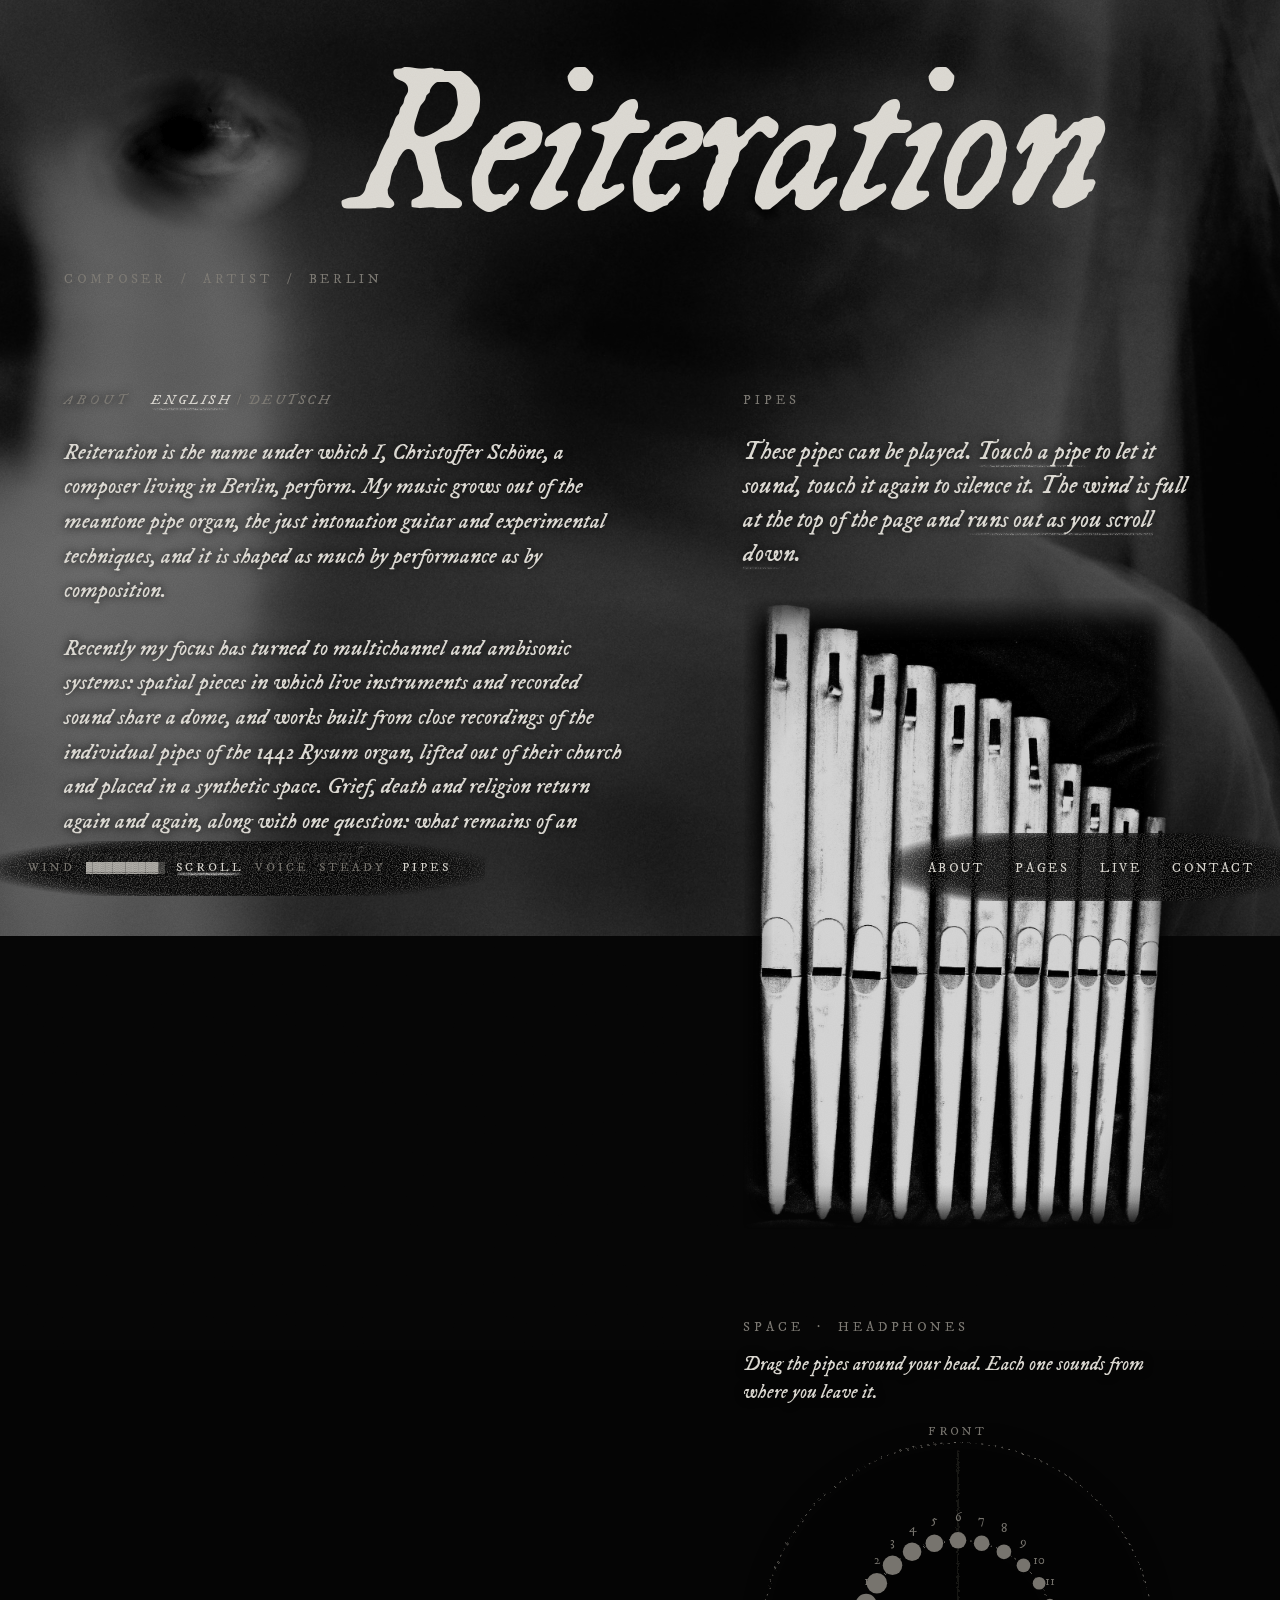
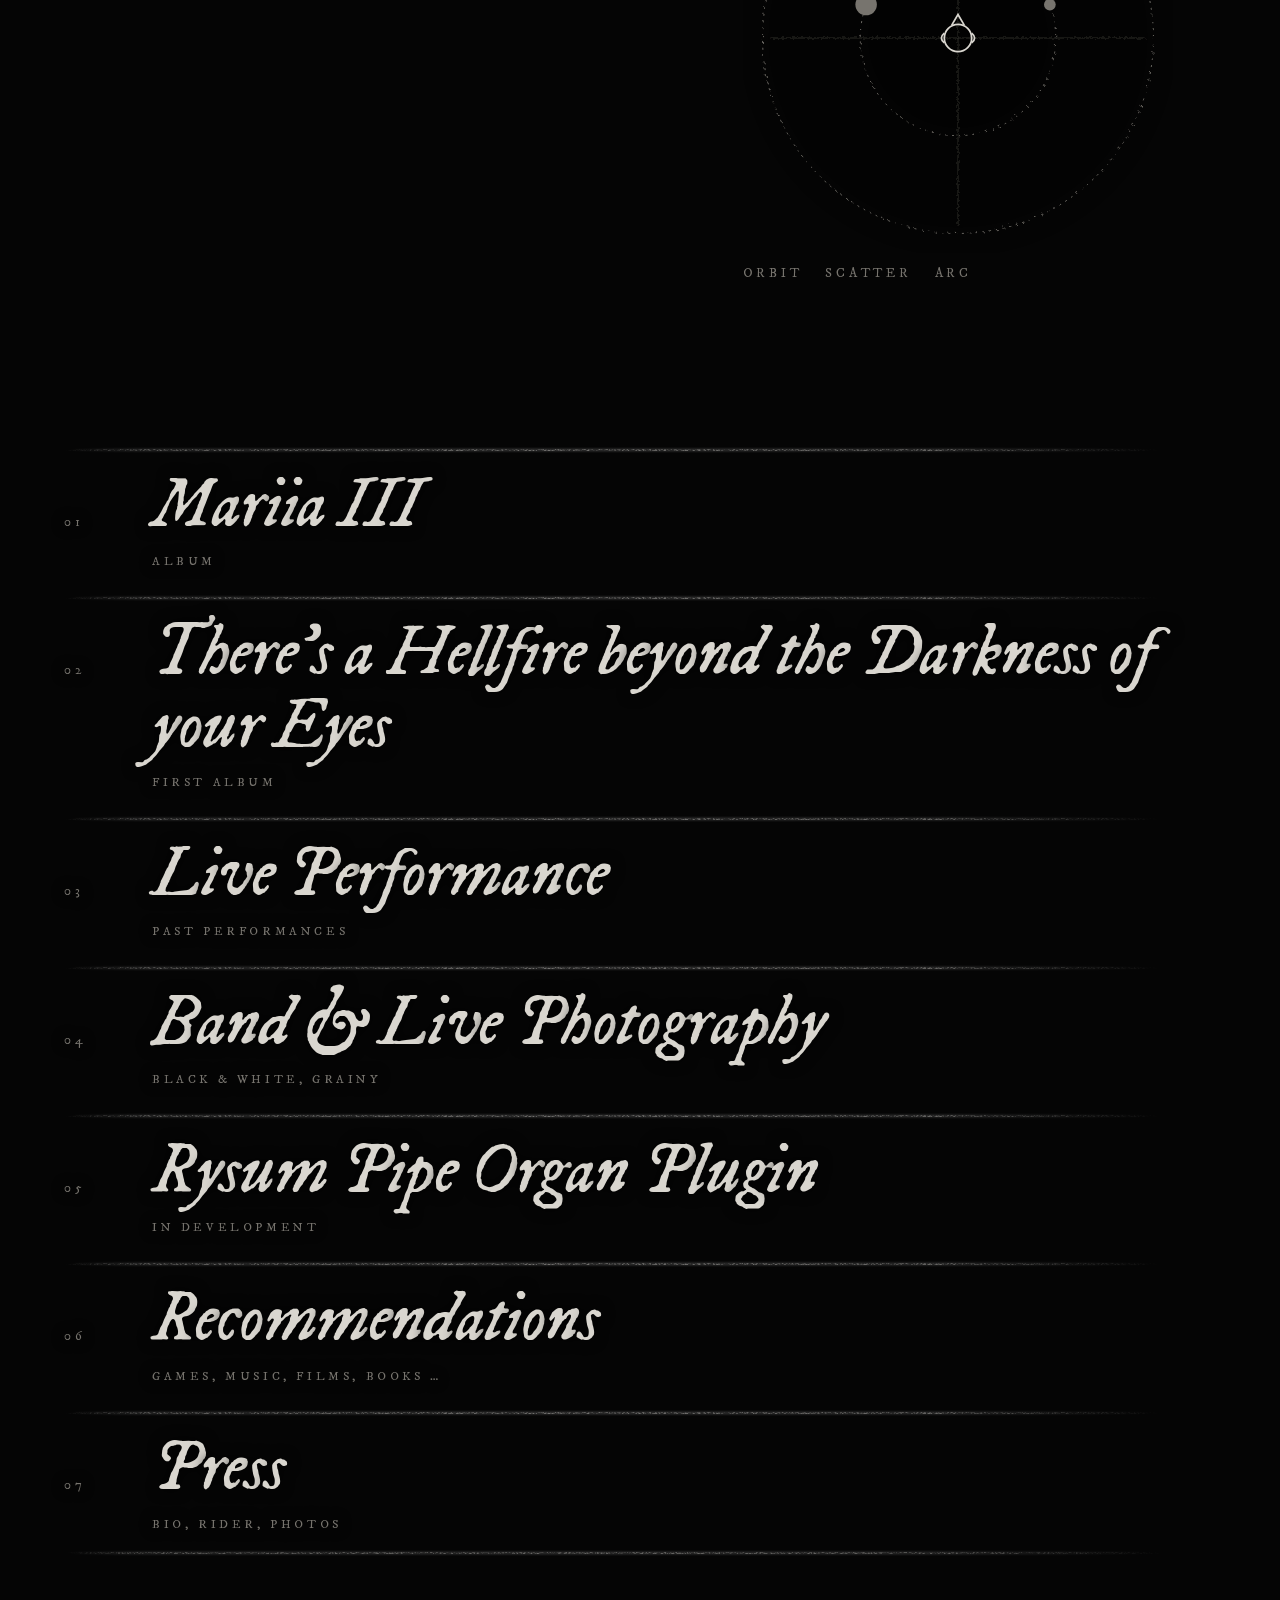
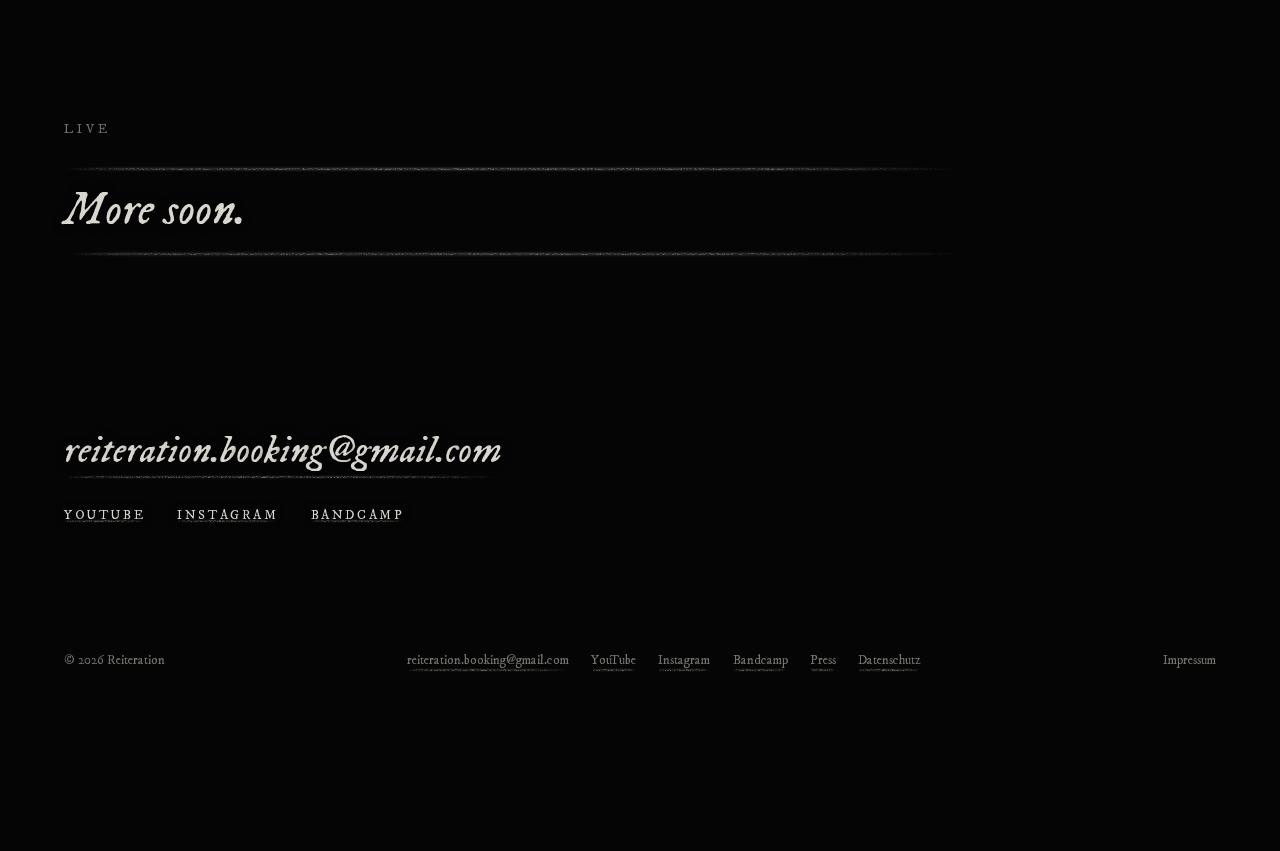
<file: index.html>
<!doctype html>
<html lang="en" data-root="">
<head>
<meta charset="utf-8">
<meta name="viewport" content="width=device-width, initial-scale=1, viewport-fit=cover">
<title>Reiteration</title>
<meta name="description" content="Reiteration – composer and artist in Berlin. Meantone pipe organ, just intonation guitar, ambisonics.">
<meta property="og:type" content="website">
<meta property="og:site_name" content="Reiteration">
<meta property="og:title" content="Reiteration">
<meta property="og:description" content="Reiteration – composer and artist in Berlin. Meantone pipe organ, just intonation guitar, ambisonics.">
<meta property="og:url" content="https://reiteration.de/">
<meta property="og:image" content="https://reiteration.de/img/og.jpg">
<meta property="og:image:width" content="1200">
<meta property="og:image:height" content="630">
<meta property="og:image:alt" content="Reiteration">
<meta name="twitter:card" content="summary_large_image">
<link rel="canonical" href="https://reiteration.de/">
<link rel="icon" href="img/logo.jpg">
<link rel="stylesheet" href="assets/site.css">
<style>#bg{background-image:url(img/bg-home.jpg)}
.intro{display:grid;grid-template-columns:minmax(0,1.3fr) minmax(0,1fr);gap:0 5vw;align-items:start;margin-top:11vh}
.intro>section{margin-top:0}
.intro .about{margin-left:0;max-width:56ch;font-size:clamp(19px,1.75vw,24px)}
.intro .organ .hint{font-size:clamp(19px,1.9vw,25px);margin-bottom:1.6rem}
.intro .org{margin-left:0;width:min(100%,430px)}
@media(max-width:900px){.intro{grid-template-columns:1fr}.intro .organ{margin-top:10vh}.intro .org{width:min(100%,520px)}}
.idx{margin-top:18vh;max-width:1100px}
.idx a{display:grid;grid-template-columns:4.5rem 1fr;align-items:baseline;gap:0 1rem;background:var(--rule) left top/100% 8px no-repeat;padding:1.5rem 0 1.4rem;text-shadow:0 0 14px #000;transition:padding .5s}
.idx a:last-child{background:var(--rule) left top/100% 8px no-repeat,var(--rule2) left bottom/100% 8px no-repeat}
.idx a:hover{padding-left:1.2rem;background:var(--rule-hi) left top/100% 8px no-repeat,radial-gradient(ellipse 60% 70% at 18% 50%,rgba(0,0,0,.6),transparent 75%)}
.idx a:last-child:hover{background:var(--rule-hi) left top/100% 8px no-repeat,var(--rule2) left bottom/100% 8px no-repeat,radial-gradient(ellipse 60% 70% at 18% 50%,rgba(0,0,0,.6),transparent 75%)}
.idx .n{color:var(--dim);font-size:13px;letter-spacing:.3em}
.idx .t{font:italic 400 clamp(30px,5.4vw,76px)/1.05 var(--f);letter-spacing:-.02em}
.idx .k{grid-column:2;margin-top:.6rem;color:var(--dim);letter-spacing:.3em;text-transform:uppercase;font-size:12px}
.idx a.hf:hover .t{color:#e2262c}
@media(max-width:600px){.idx a{grid-template-columns:2.6rem 1fr}}
</style>
<script src="assets/site.js" defer></script>
<script src="assets/organ.js" defer></script>
</head>
<body>
<div id="bg"></div><div class="scan"></div><div class="grain"></div>
<main>
  <header class="hero">
    <div class="brand"><img class="logo" id="eye" src="img/logo.jpg" alt="Reiteration logo"><div id="eyemsg" role="status" hidden>Stop clicking my eye</div><h1 data-r>Reiteration</h1></div>
    <div class="sub">composer &nbsp;/&nbsp; artist &nbsp;/&nbsp; berlin</div>
  </header>

  <div class="intro">
  <section class="about" id="about">
    <div class="lab">about <span class="lang"><button type="button" data-l="en" aria-pressed="true">english</button> / <button type="button" data-l="de" aria-pressed="false">deutsch</button></span></div>
    <div lang="en" class="bio">
    <p>Reiteration is the name under which I, Christoffer Schöne, a composer living in Berlin, perform. My music grows out of the meantone pipe organ, the just intonation guitar and experimental techniques, and it is shaped as much by performance as by composition.</p>
    <p>Recently my focus has turned to multichannel and ambisonic systems: spatial pieces in which live instruments and recorded sound share a dome, and works built from close recordings of the individual pipes of the 1442 Rysum organ, lifted out of their church and placed in a synthetic space. Grief, death and religion return again and again, along with one question: what remains of an instrument once it has left its room?</p>
    </div>
    <div lang="de" class="bio" hidden>
    <p>Reiteration ist der Name, unter dem ich, Christoffer Schöne, ein in Berlin lebender Komponist, auftrete. Meine Musik wächst aus der mitteltönigen Pfeifenorgel, der rein gestimmten Gitarre und experimentellen Spieltechniken, und sie wird von der Performance ebenso geformt wie von der Komposition.</p>
    <p>Zuletzt hat sich mein Fokus auf Mehrkanal- und Ambisonics-Systeme verlagert: räumliche Stücke, in denen Live-Instrumente und aufgenommener Klang sich eine Kuppel teilen, und Arbeiten aus Nahaufnahmen der einzelnen Pfeifen der Rysumer Orgel von 1442, herausgelöst aus ihrer Kirche und in einen synthetischen Raum versetzt. Trauer, Tod und Religion kehren immer wieder, und mit ihnen eine Frage: Was bleibt von einem Instrument, wenn es seinen Raum verlassen hat?</p>
    </div>
  </section>
<script>
/* about: switch between english and german (choice is remembered in this browser) */
addEventListener("DOMContentLoaded",()=>{const bs=[...document.querySelectorAll(".lang button")],bios=[...document.querySelectorAll(".bio")];
  const set=l=>{bios.forEach(b=>b.hidden=b.lang!==l);bs.forEach(b=>b.setAttribute("aria-pressed",b.dataset.l===l));try{localStorage.setItem("lang",l)}catch(e){}};
  bs.forEach(b=>b.onclick=()=>set(b.dataset.l));let s=null;try{s=localStorage.getItem("lang")}catch(e){}
  if(s==="de")set("de")});
</script>
  <section class="organ" id="pipes">
    <div class="lab">pipes</div>
    <p class="hint">These pipes can be played. <b>Touch a pipe</b> to let it sound, touch it again to silence it. The wind is full at the top of the page and <b>runs out as you scroll down</b>.</p>
    <div class="org">
      <img src="img/organpipes_0005_web.jpg" width="1100" height="1617" alt="eleven organ pipes, from longest to shortest" loading="lazy" decoding="async">
      <svg viewBox="0 0 1000 1470" preserveAspectRatio="none" aria-label="playable pipes">
        <polygon points="34,18 163,18 131,1448 42,1448"/>
        <polygon points="162,69 279,69 223,1448 131,1448"/>
        <polygon points="276,129 377,129 315,1448 223,1448"/>
        <polygon points="376,157 476,157 411,1448 315,1448"/>
        <polygon points="474,195 556,195 508,1448 411,1448"/>
        <polygon points="554,232 641,232 591,1448 508,1448"/>
        <polygon points="639,273 736,273 663,1448 591,1448"/>
        <polygon points="730,379 796,379 736,1448 663,1448"/>
        <polygon points="793,435 870,435 800,1448 736,1448"/>
        <polygon points="867,482 937,482 862,1448 800,1448"/>
        <polygon points="935,507 996,507 933,1448 862,1448"/>
      </svg>
    </div>
    <div class="notes" id="notes" aria-live="polite"></div>
    <!-- SPACE: top view, the pipes are placed around the listener (binaural, for headphones) -->
    <div class="space" id="space">
      <div class="lab">space &nbsp;·&nbsp; headphones</div>
      <p class="hint2">Drag the pipes around your head. Each one sounds from where you leave it.</p>
      <svg id="spc" viewBox="-110 -110 220 220" role="group" aria-label="the pipes around the listener, seen from above">
        <defs><filter id="rough" x="-.1" y="-.1" width="1.2" height="1.2"><feTurbulence type="fractalNoise" baseFrequency=".7" numOctaves="2" seed="5"/><feDisplacementMap in="SourceGraphic" scale="2.4"/></filter></defs>
        <g filter="url(#rough)"><circle class="ring" r="100"/><circle class="ring" r="50"/><line class="ax" x1="0" y1="-96" x2="0" y2="96"/><line class="ax" x1="-96" y1="0" x2="96" y2="0"/></g>
        <text class="fr" y="-104">front</text>
        <g class="head" aria-hidden="true"><path d="M-3.2,-6.6 L0,-12 L3.2,-6.6"/><circle r="7"/><path d="M-7,-2.5 q-3,2.5 0,5 M7,-2.5 q3,2.5 0,5"/></g>
        <g id="dots"></g>
      </svg>
      <div class="sbtn"><button type="button" id="orbit" aria-pressed="false">orbit</button><button type="button" id="scatter">scatter</button><button type="button" id="arc">arc</button></div>
    </div>
  </section>
  </div>

  <nav class="idx" id="pages" aria-label="pages">
    <a href="mariia-iii/"><span class="n">01</span><span class="t" data-r>Mariia III</span><span class="k">album</span></a>
    <a class="hf" href="hellfire/"><span class="n">02</span><span class="t" data-r>There's a Hellfire beyond the Darkness of your Eyes</span><span class="k">first album</span></a>
    <a href="live/"><span class="n">03</span><span class="t" data-r>Live Performance</span><span class="k">past performances</span></a>
    <a href="photography/"><span class="n">04</span><span class="t" data-r>Band &amp; Live Photography</span><span class="k">black &amp; white, grainy</span></a>
    <!-- PRIVAT: Fotoserien vorerst versteckt. Zum Freischalten diese Zeile wieder aktivieren, Nummern anpassen
         und "series/" aus .gitignore löschen.
    <a href="series/"><span class="n">05</span><span class="t" data-r>Photo Series</span><span class="k">munition, self-portraits, portraits …</span></a> -->
    <a href="rysum/"><span class="n">05</span><span class="t" data-r>Rysum Pipe Organ Plugin</span><span class="k">in development</span></a>
    <a href="recommendations/"><span class="n">06</span><span class="t" data-r>Recommendations</span><span class="k">games, music, films, books …</span></a>
    <a href="press/"><span class="n">07</span><span class="t" data-r>Press</span><span class="k">bio, rider, photos</span></a>
  </nav>



  <section class="live" id="live">
    <div class="lab">live</div>
    <ul>
      <li><span>More soon.</span></li>
    </ul>
  </section>


  <section class="contact" id="contact">
    <a class="m" data-u="reiteration.booking" data-d="gmail.com" data-r></a>
    <div class="links"><a href="https://www.youtube.com/@Reiteration-t7m" target="_blank" rel="noopener">YouTube</a><a href="https://www.instagram.com/reiteration_n/" target="_blank" rel="noopener">Instagram</a><a href="https://reiteration.bandcamp.com/" target="_blank" rel="noopener">Bandcamp</a></div>
  </section>
  <footer>
    <span>© 2026 Reiteration</span>
    <span class="fl"><a class="m" data-u="reiteration.booking" data-d="gmail.com"></a><a href="https://www.youtube.com/@Reiteration-t7m" target="_blank" rel="noopener">YouTube</a><a href="https://www.instagram.com/reiteration_n/" target="_blank" rel="noopener">Instagram</a><a href="https://reiteration.bandcamp.com/" target="_blank" rel="noopener">Bandcamp</a><a href="press/">Press</a><a href="datenschutz/">Datenschutz</a></span>
    <details class="imp"><summary>Impressum</summary><div>Angaben gemäß § 5 DDG<br>Christoffer Schöne<br>Storkower Straße 221<br>10367 Berlin<br>E-Mail: <a class="m" data-u="reiteration.booking" data-d="gmail.com"></a><noscript>reiteration.booking (at) gmail.com</noscript></div></details>
  </footer>
</main>

<div id="lb" hidden><img id="lbi" alt=""><button id="lbp" aria-label="previous">‹</button><button id="lbn" aria-label="next">›</button><button id="lbx" aria-label="close">×</button><span id="lbt"></span><span id="lbc"></span></div>
<nav id="nav" aria-label="quick links"><a href="#about">about</a><a href="#pages">pages</a><a href="#live">live</a><a href="#contact">contact</a></nav>
<canvas id="trail" aria-hidden="true"></canvas>
</body>
</html>
</file>
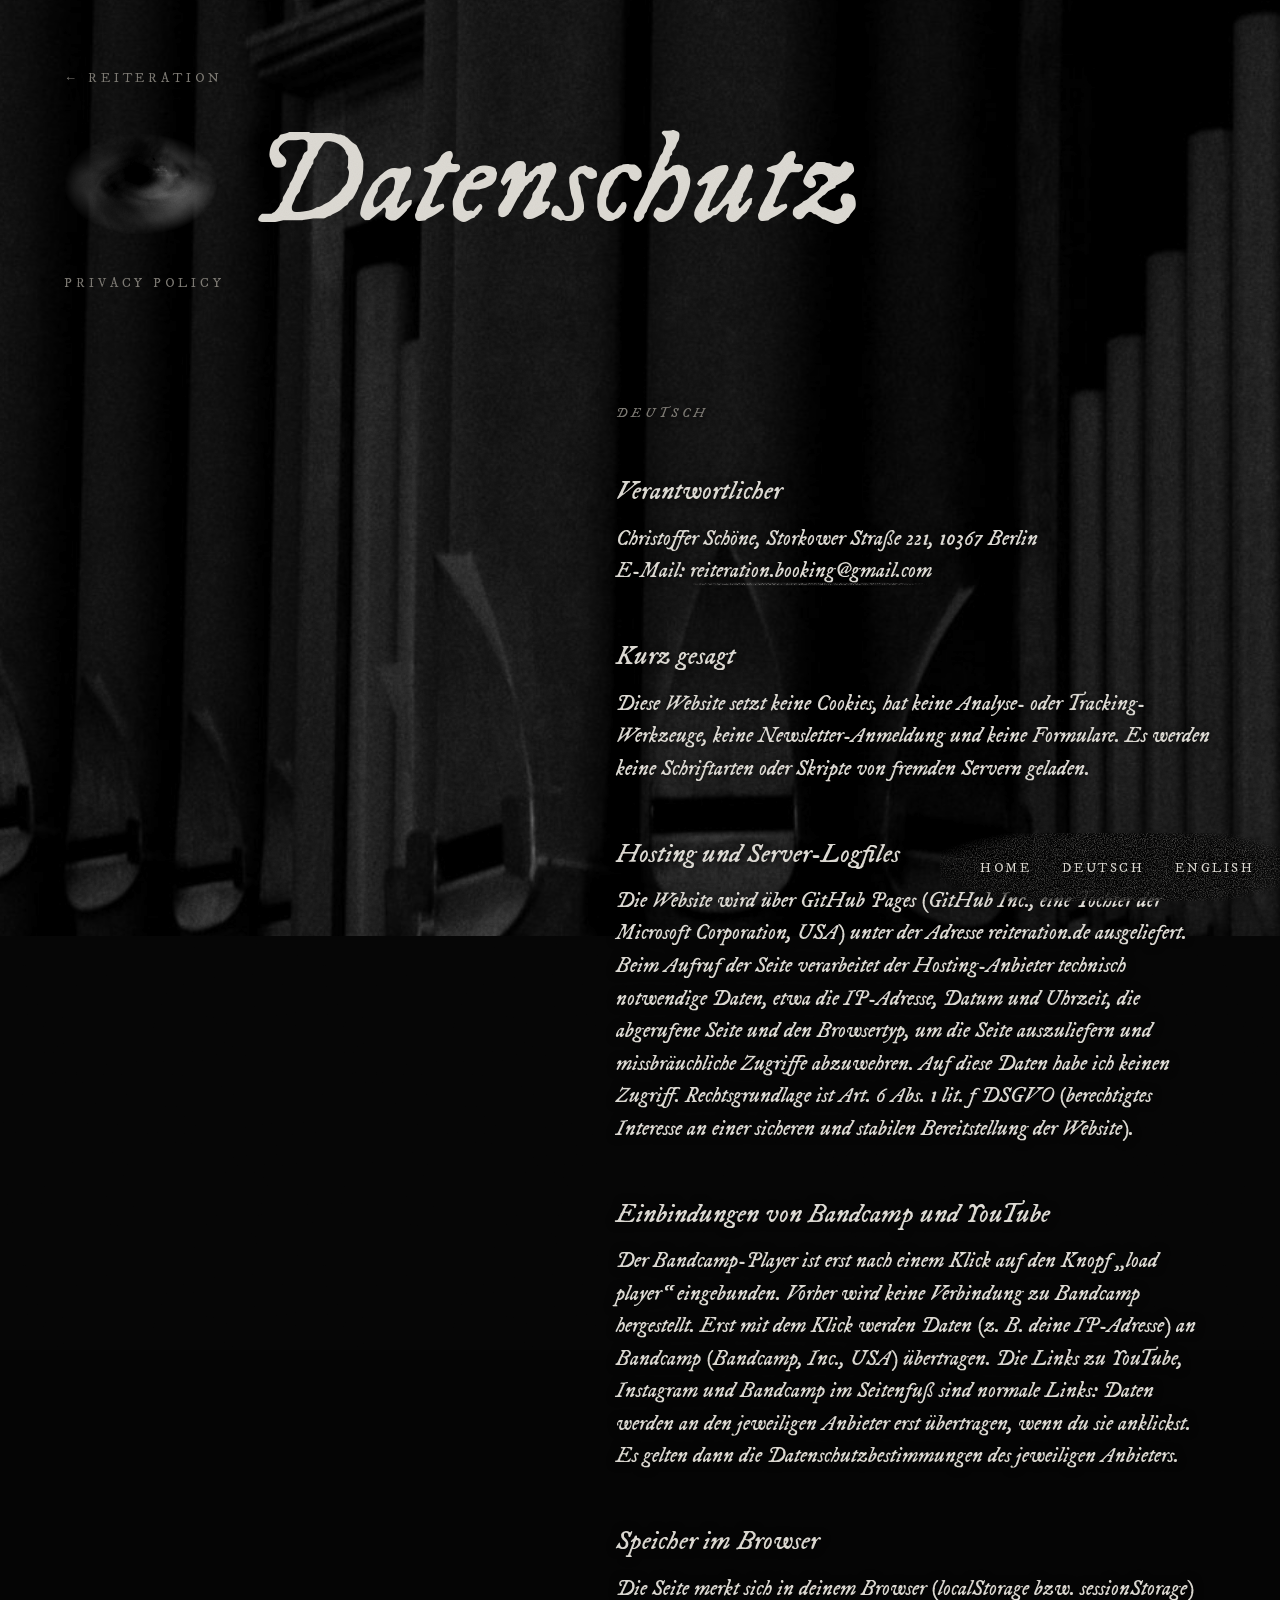
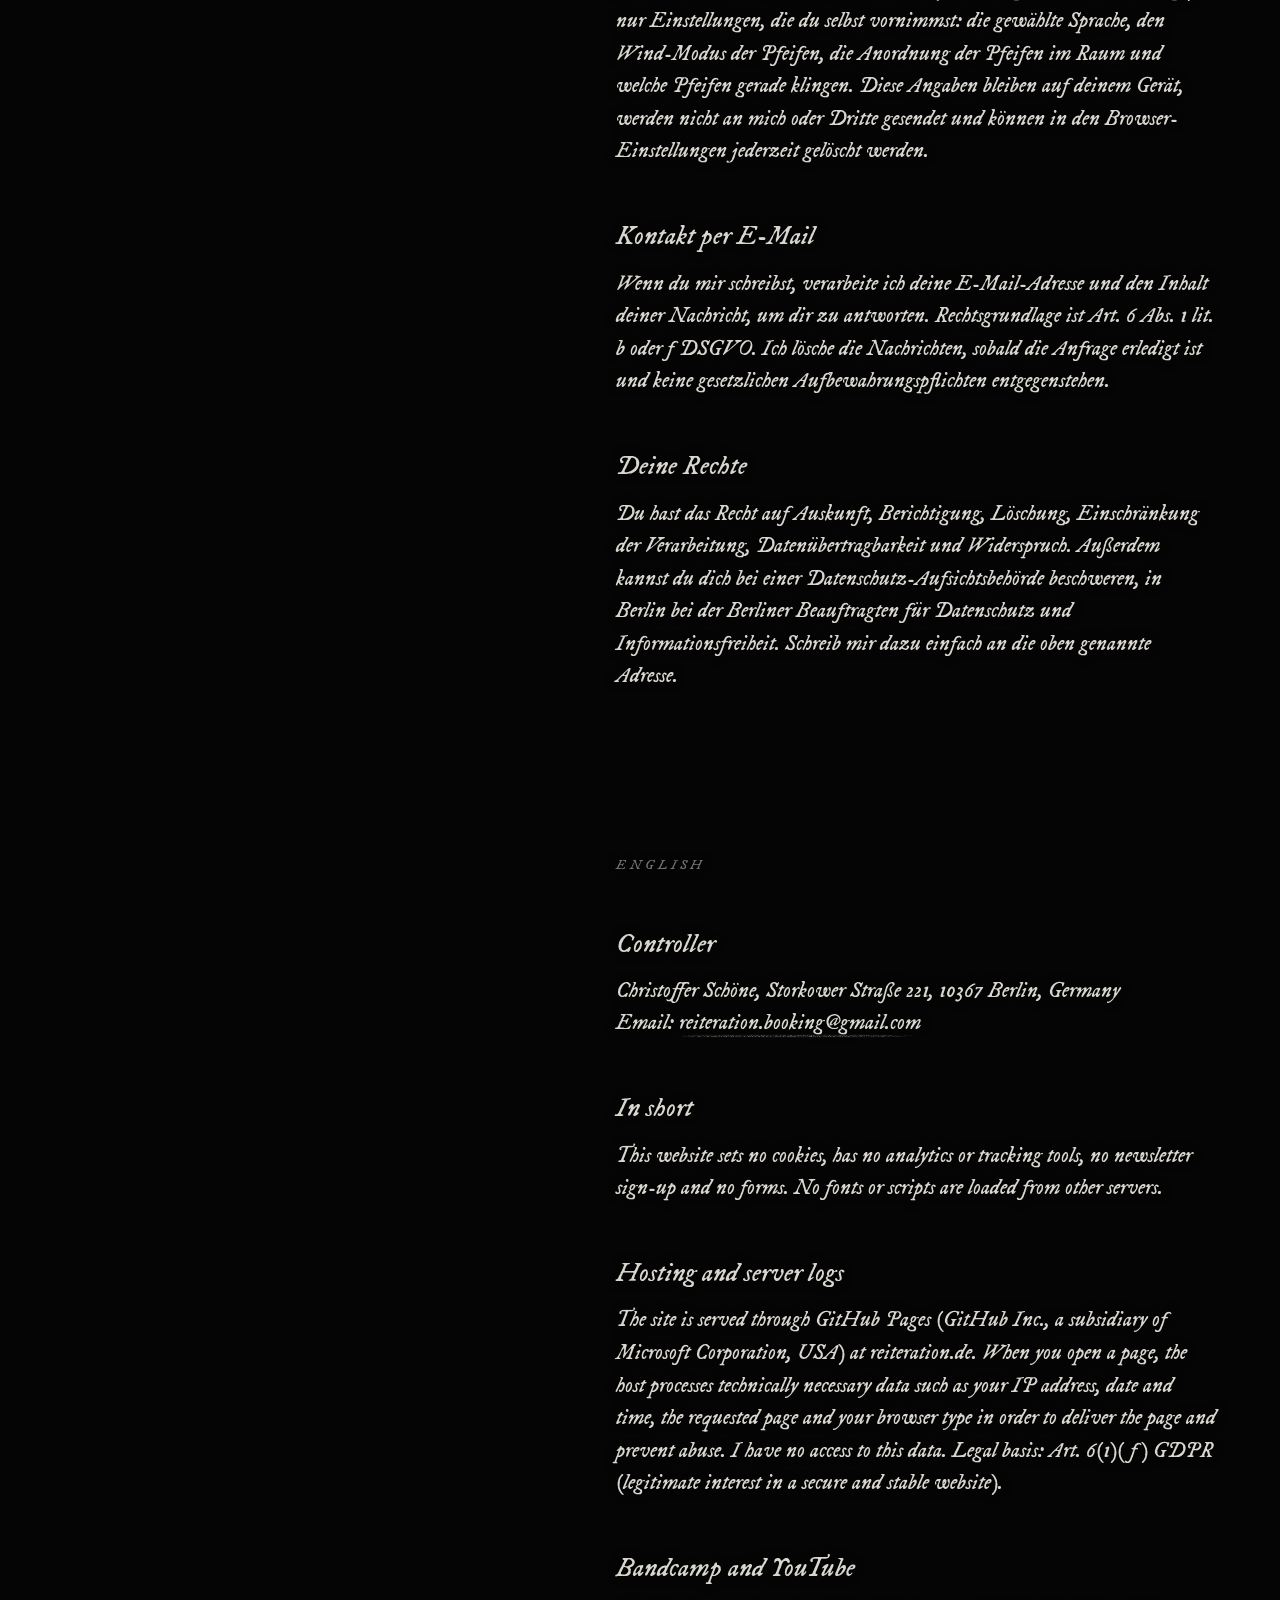
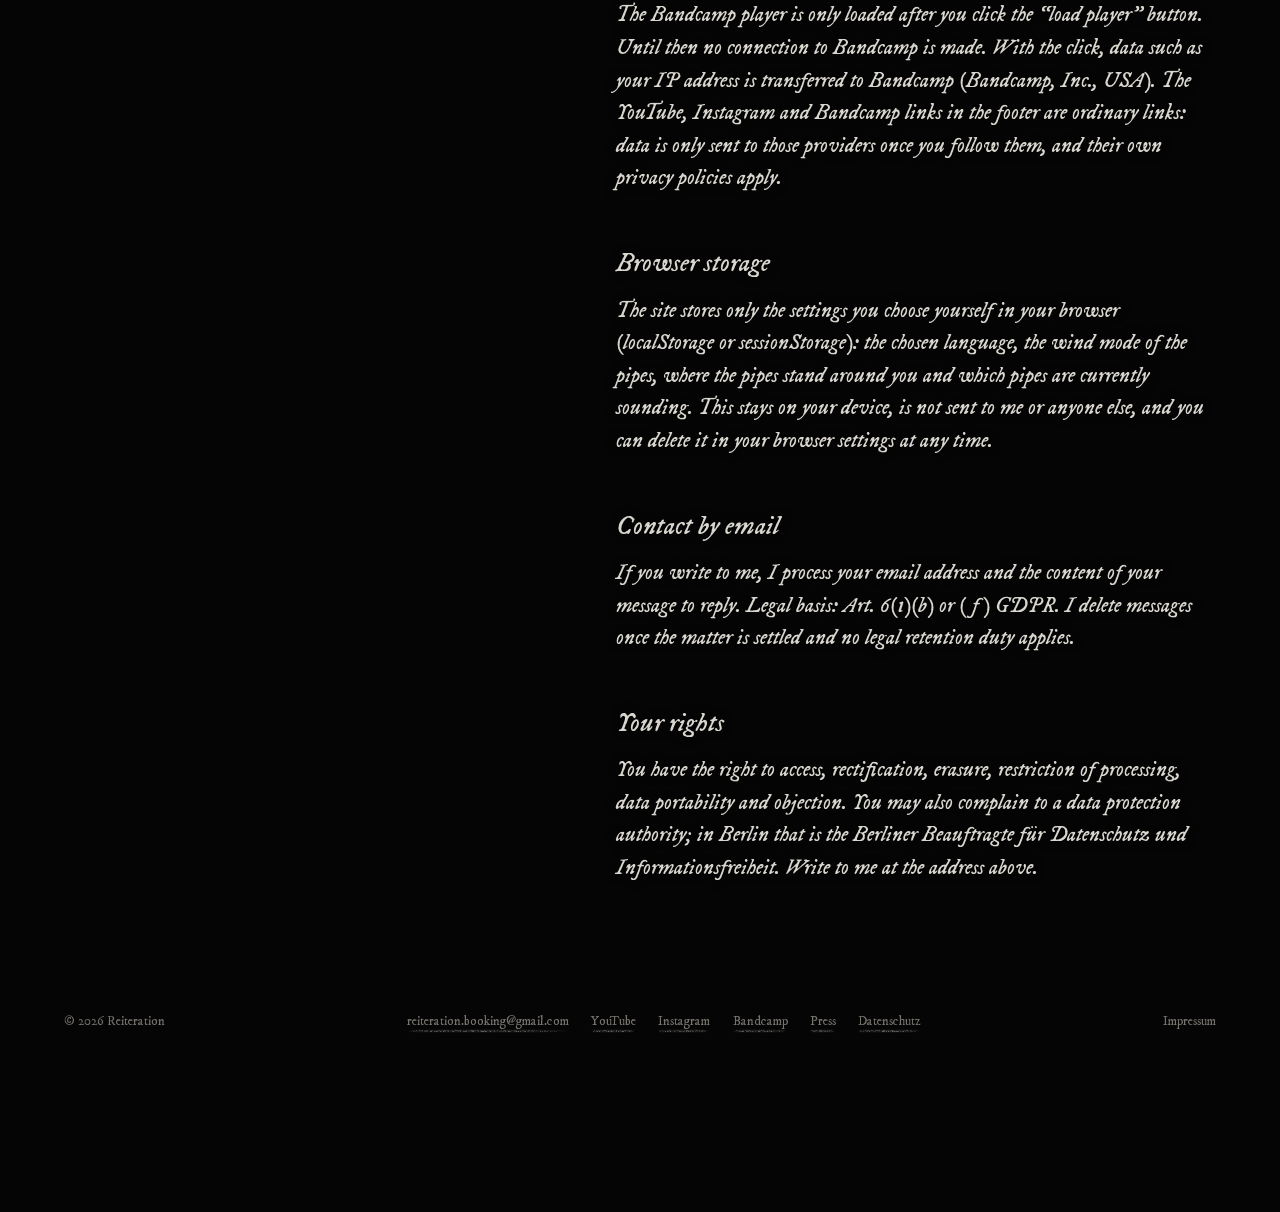
<file: datenschutz/index.html>
<!doctype html>
<html lang="de" data-root="../">
<head>
<meta charset="utf-8">
<meta name="viewport" content="width=device-width, initial-scale=1, viewport-fit=cover">
<title>Datenschutz — Reiteration</title>
<meta name="description" content="Datenschutzerklärung / privacy policy — Reiteration.">
<meta name="robots" content="noindex">
<link rel="canonical" href="https://reiteration.de/datenschutz/">
<link rel="icon" href="../img/logo.jpg">
<link rel="stylesheet" href="../assets/site.css">
<style>#bg{background-image:url(../img/photo-13.jpg)}
.pp{font-size:clamp(17px,1.7vw,21px)}
.pp h2{font:italic 400 1.25em/1.3 var(--f);margin:2em 0 .5em}
</style>
<script src="../assets/site.js" defer></script>
</head>
<body>
<div id="bg"></div><div class="scan"></div><div class="grain"></div>
<main>
  <header class="hero small">
    <a class="crumb" href="../">← Reiteration</a>
    <div class="brand"><img class="logo" id="eye" src="../img/logo.jpg" alt="Reiteration logo"><div id="eyemsg" role="status" hidden>Stop clicking my eye</div><h1 data-r>Datenschutz</h1></div>
    <div class="sub">privacy policy</div>
  </header>

  <section class="about pp" id="de" lang="de">
    <div class="lab">deutsch</div>

    <h2>Verantwortlicher</h2>
    <p>Christoffer Schöne, Storkower Straße 221, 10367 Berlin<br>E-Mail: <a class="m" data-u="reiteration.booking" data-d="gmail.com"></a><noscript>reiteration.booking (at) gmail.com</noscript></p>

    <h2>Kurz gesagt</h2>
    <p>Diese Website setzt keine Cookies, hat keine Analyse- oder Tracking-Werkzeuge, keine Newsletter-Anmeldung und keine Formulare. Es werden keine Schriftarten oder Skripte von fremden Servern geladen.</p>

    <h2>Hosting und Server-Logfiles</h2>
    <p>Die Website wird über GitHub Pages (GitHub Inc., eine Tochter der Microsoft Corporation, USA) unter der Adresse reiteration.de ausgeliefert. Beim Aufruf der Seite verarbeitet der Hosting-Anbieter technisch notwendige Daten, etwa die IP-Adresse, Datum und Uhrzeit, die abgerufene Seite und den Browsertyp, um die Seite auszuliefern und missbräuchliche Zugriffe abzuwehren. Auf diese Daten habe ich keinen Zugriff. Rechtsgrundlage ist Art. 6 Abs. 1 lit. f DSGVO (berechtigtes Interesse an einer sicheren und stabilen Bereitstellung der Website).</p>

    <h2>Einbindungen von Bandcamp und YouTube</h2>
    <p>Der Bandcamp-Player ist erst nach einem Klick auf den Knopf „load player“ eingebunden. Vorher wird keine Verbindung zu Bandcamp hergestellt. Erst mit dem Klick werden Daten (z. B. deine IP-Adresse) an Bandcamp (Bandcamp, Inc., USA) übertragen. Die Links zu YouTube, Instagram und Bandcamp im Seitenfuß sind normale Links: Daten werden an den jeweiligen Anbieter erst übertragen, wenn du sie anklickst. Es gelten dann die Datenschutzbestimmungen des jeweiligen Anbieters.</p>

    <h2>Speicher im Browser</h2>
    <p>Die Seite merkt sich in deinem Browser (localStorage bzw. sessionStorage) nur Einstellungen, die du selbst vornimmst: die gewählte Sprache, den Wind-Modus der Pfeifen, die Anordnung der Pfeifen im Raum und welche Pfeifen gerade klingen. Diese Angaben bleiben auf deinem Gerät, werden nicht an mich oder Dritte gesendet und können in den Browser-Einstellungen jederzeit gelöscht werden.</p>

    <h2>Kontakt per E-Mail</h2>
    <p>Wenn du mir schreibst, verarbeite ich deine E-Mail-Adresse und den Inhalt deiner Nachricht, um dir zu antworten. Rechtsgrundlage ist Art. 6 Abs. 1 lit. b oder f DSGVO. Ich lösche die Nachrichten, sobald die Anfrage erledigt ist und keine gesetzlichen Aufbewahrungspflichten entgegenstehen.</p>

    <h2>Deine Rechte</h2>
    <p>Du hast das Recht auf Auskunft, Berichtigung, Löschung, Einschränkung der Verarbeitung, Datenübertragbarkeit und Widerspruch. Außerdem kannst du dich bei einer Datenschutz-Aufsichtsbehörde beschweren, in Berlin bei der Berliner Beauftragten für Datenschutz und Informationsfreiheit. Schreib mir dazu einfach an die oben genannte Adresse.</p>
  </section>

  <section class="about pp" id="en" lang="en">
    <div class="lab">english</div>

    <h2>Controller</h2>
    <p>Christoffer Schöne, Storkower Straße 221, 10367 Berlin, Germany<br>Email: <a class="m" data-u="reiteration.booking" data-d="gmail.com"></a></p>

    <h2>In short</h2>
    <p>This website sets no cookies, has no analytics or tracking tools, no newsletter sign-up and no forms. No fonts or scripts are loaded from other servers.</p>

    <h2>Hosting and server logs</h2>
    <p>The site is served through GitHub Pages (GitHub Inc., a subsidiary of Microsoft Corporation, USA) at reiteration.de. When you open a page, the host processes technically necessary data such as your IP address, date and time, the requested page and your browser type in order to deliver the page and prevent abuse. I have no access to this data. Legal basis: Art. 6(1)(f) GDPR (legitimate interest in a secure and stable website).</p>

    <h2>Bandcamp and YouTube</h2>
    <p>The Bandcamp player is only loaded after you click the “load player” button. Until then no connection to Bandcamp is made. With the click, data such as your IP address is transferred to Bandcamp (Bandcamp, Inc., USA). The YouTube, Instagram and Bandcamp links in the footer are ordinary links: data is only sent to those providers once you follow them, and their own privacy policies apply.</p>

    <h2>Browser storage</h2>
    <p>The site stores only the settings you choose yourself in your browser (localStorage or sessionStorage): the chosen language, the wind mode of the pipes, where the pipes stand around you and which pipes are currently sounding. This stays on your device, is not sent to me or anyone else, and you can delete it in your browser settings at any time.</p>

    <h2>Contact by email</h2>
    <p>If you write to me, I process your email address and the content of your message to reply. Legal basis: Art. 6(1)(b) or (f) GDPR. I delete messages once the matter is settled and no legal retention duty applies.</p>

    <h2>Your rights</h2>
    <p>You have the right to access, rectification, erasure, restriction of processing, data portability and objection. You may also complain to a data protection authority; in Berlin that is the Berliner Beauftragte für Datenschutz und Informationsfreiheit. Write to me at the address above.</p>
  </section>

  <footer>
    <span>© 2026 Reiteration</span>
    <span class="fl"><a class="m" data-u="reiteration.booking" data-d="gmail.com"></a><a href="https://www.youtube.com/@Reiteration-t7m" target="_blank" rel="noopener">YouTube</a><a href="https://www.instagram.com/reiteration_n/" target="_blank" rel="noopener">Instagram</a><a href="https://reiteration.bandcamp.com/" target="_blank" rel="noopener">Bandcamp</a><a href="../press/">Press</a><a href="../datenschutz/">Datenschutz</a></span>
    <details class="imp"><summary>Impressum</summary><div>Angaben gemäß § 5 DDG<br>Christoffer Schöne<br>Storkower Straße 221<br>10367 Berlin<br>E-Mail: <a class="m" data-u="reiteration.booking" data-d="gmail.com"></a><noscript>reiteration.booking (at) gmail.com</noscript></div></details>
  </footer>
</main>

<div id="lb" hidden><img id="lbi" alt=""><button id="lbp" aria-label="previous">‹</button><button id="lbn" aria-label="next">›</button><button id="lbx" aria-label="close">×</button><span id="lbt"></span><span id="lbc"></span></div>
<nav id="nav" aria-label="quick links"><a href="../">home</a><a href="#de">deutsch</a><a href="#en">english</a></nav>
<canvas id="trail" aria-hidden="true"></canvas>
</body>
</html>
</file>
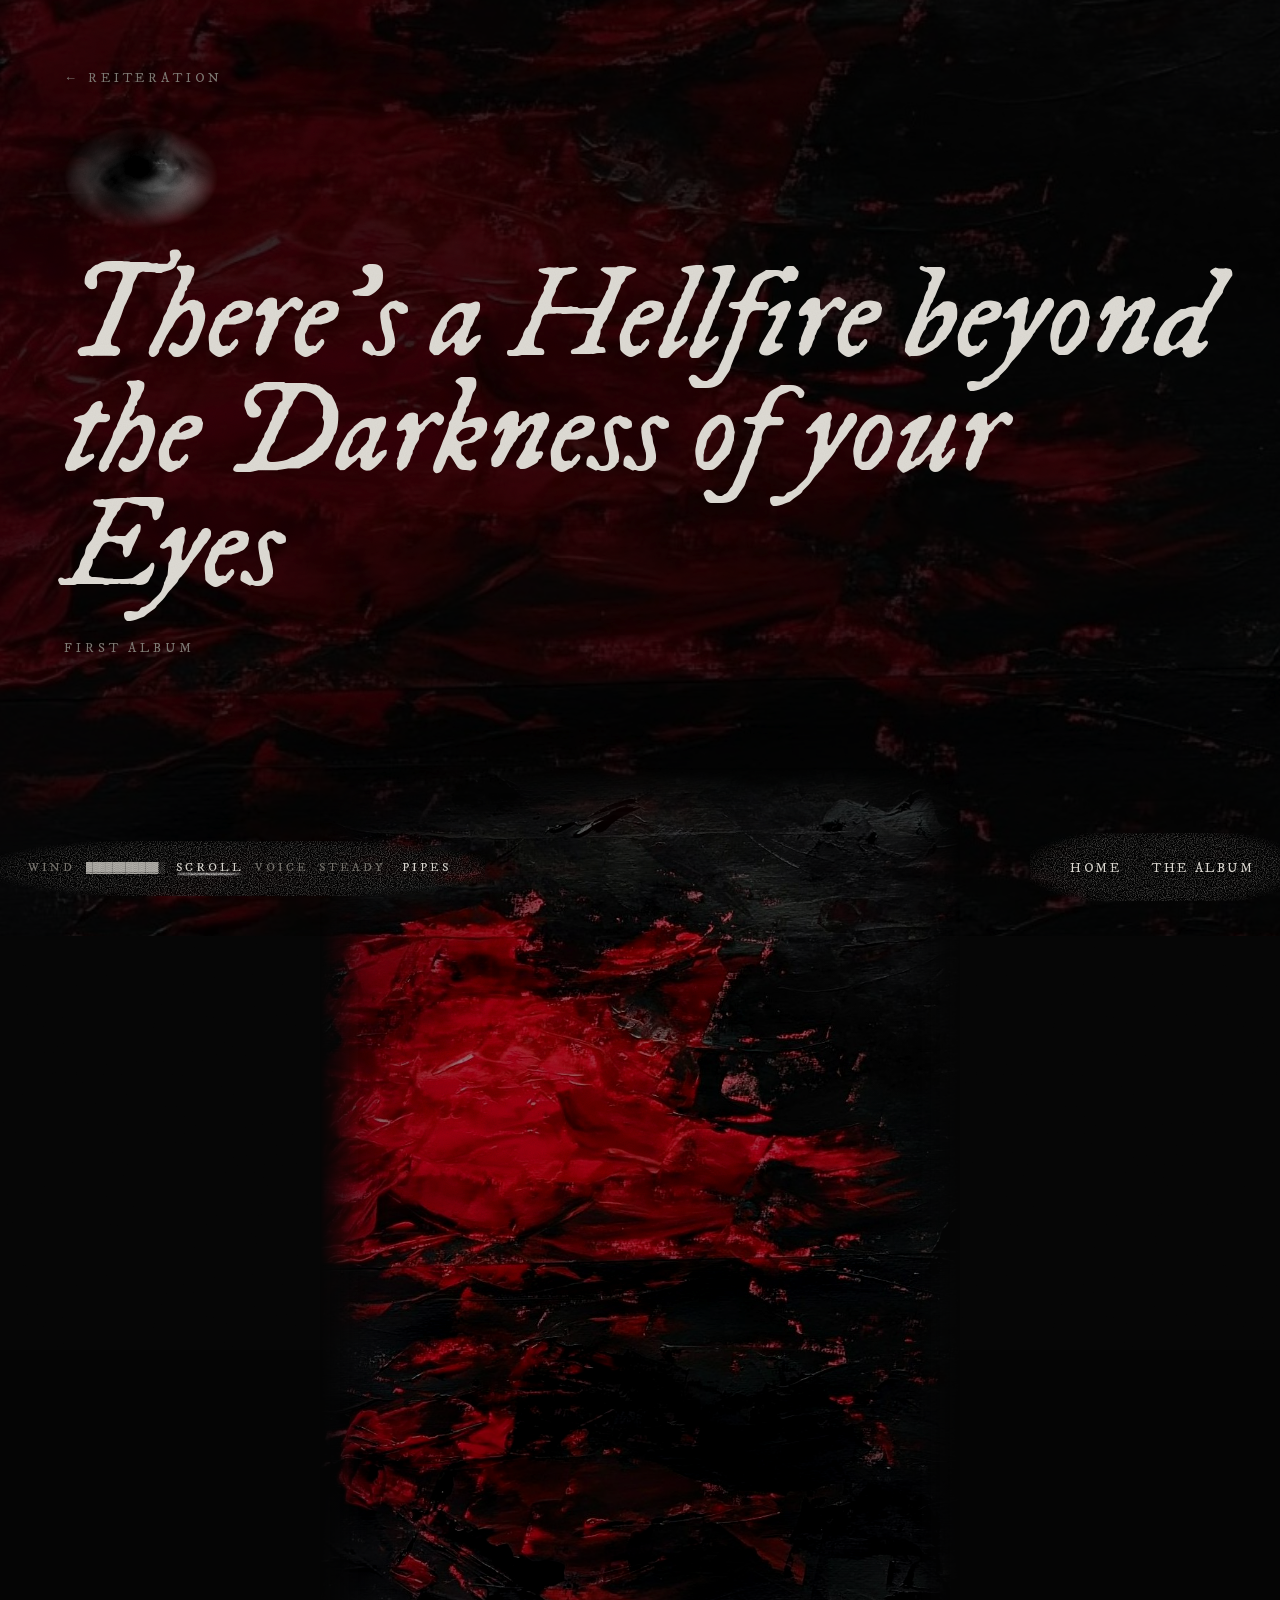
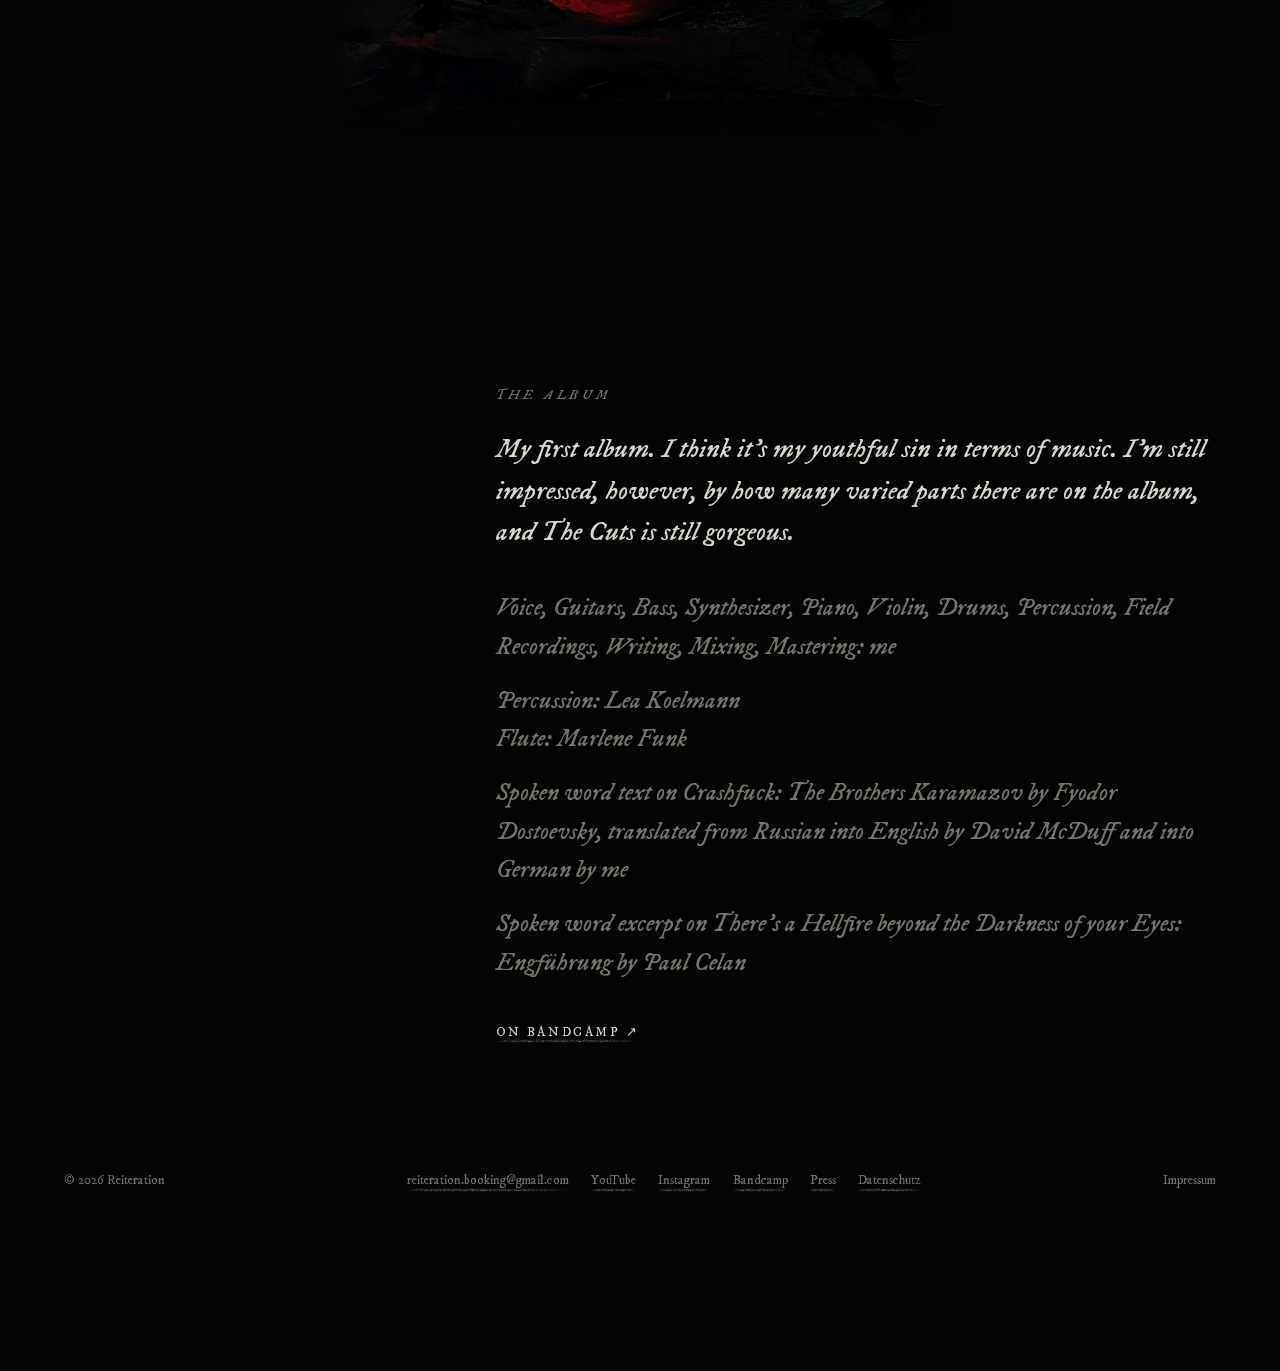
<file: hellfire/index.html>
<!doctype html>
<html lang="en" data-root="../" data-bg="color" data-bright=".2" data-trail="208,26,32">
<head>
<meta charset="utf-8">
<meta name="viewport" content="width=device-width, initial-scale=1, viewport-fit=cover">
<title>There's a Hellfire beyond the Darkness of your Eyes — Reiteration</title>
<meta name="description" content="There's a Hellfire beyond the Darkness of your Eyes – the first album by Reiteration.">
<meta property="og:type" content="website">
<meta property="og:site_name" content="Reiteration">
<meta property="og:title" content="There&#x27;s a Hellfire beyond the Darkness of your Eyes — Reiteration">
<meta property="og:description" content="There&#x27;s a Hellfire beyond the Darkness of your Eyes – the first album by Reiteration.">
<meta property="og:url" content="https://reiteration.de/hellfire/">
<meta property="og:image" content="https://reiteration.de/img/og-hellfire.jpg">
<meta property="og:image:width" content="1200">
<meta property="og:image:height" content="630">
<meta property="og:image:alt" content="There&#x27;s a Hellfire beyond the Darkness of your Eyes — Reiteration">
<meta name="twitter:card" content="summary_large_image">
<link rel="canonical" href="https://reiteration.de/hellfire/">
<link rel="icon" href="../img/logo.jpg">
<link rel="stylesheet" href="../assets/site.css">
<style>#bg{background-image:url(../img/hellfire/painting.jpg)}
:root{--acc:#d01a20}
::selection{background:#b3151a;color:#fff}
#bg{background-position:50% 30%}
.solo{justify-content:center;margin-top:10vh}
.solo .ph{--fe:9%;width:min(100%,640px)}
.solo .ph img{filter:brightness(var(--b,.6)) contrast(1.05)}
.solo .ph img:hover{filter:brightness(1.08) contrast(1.05)}
.hfl{display:flex;gap:2rem;flex-wrap:wrap;align-items:center;margin-top:2.5rem;font-style:normal}
.cred{margin-top:2.2rem;color:var(--dim);font-size:.9em;line-height:1.6}
.cred p{margin:0 0 .9rem}
.hfl a{letter-spacing:.2em;text-transform:uppercase;font-size:13px}
</style>
<script src="../assets/site.js" defer></script>
<script src="../assets/organ.js" defer></script>
</head>
<body>
<div id="bg"></div><div class="scan"></div><div class="grain"></div>
<main>
  <header class="hero small">
    <a class="crumb" href="../">← Reiteration</a>
    <div class="brand"><img class="logo" id="eye" src="../img/logo.jpg" alt="Reiteration logo"><div id="eyemsg" role="status" hidden>Stop clicking my eye</div><h1 data-r>There's a Hellfire beyond the Darkness of your Eyes</h1></div>
    <div class="sub">first album</div>
  </header>

  <section class="gal solo" aria-label="album artwork"><figure class="ph" data-fixed><img alt="red and black painting, the artwork of the album" src="../img/hellfire/painting.jpg" width="892" height="1370" decoding="async"></figure></section>

  <section class="about" id="album">
    <div class="lab">the album</div>
    <!-- TEXT ÜBER DAS ALBUM: hier ändern -->
    <p>My first album. I think it's my youthful sin in terms of music. I'm still impressed, however, by how many varied parts there are on the album, and The Cuts is still gorgeous.</p>
    <div class="cred">
      <p>Voice, Guitars, Bass, Synthesizer, Piano, Violin, Drums, Percussion, Field Recordings, Writing, Mixing, Mastering: me</p>
      <p>Percussion: Lea Koelmann<br>Flute: Marlene Funk</p>
      <p>Spoken word text on Crashfuck: The Brothers Karamazov by Fyodor Dostoevsky, translated from Russian into English by David McDuff and into German by me</p>
      <p>Spoken word excerpt on There's a Hellfire beyond the Darkness of your Eyes: Engführung by Paul Celan</p>
    </div>
    <!-- BANDCAMP-PLAYER: im data-bc unten album=… durch die Album-ID aus dem Bandcamp-Einbettungscode ersetzen
         und das hidden entfernen. Album-Link in href="…" eintragen. -->
    <div class="bc hfl"><button type="button" hidden data-big data-bc="https://bandcamp.com/EmbeddedPlayer/album=ALBUM_ID/size=large/bgcol=050505/linkcol=d01a20/tracklist=true/artwork=none/transparent=true/" data-title="There's a Hellfire beyond the Darkness of your Eyes – Reiteration">▶ Listen <small>(load player · bandcamp.com)</small></button><a href="https://reiteration.bandcamp.com/" target="_blank" rel="noopener">on Bandcamp ↗</a></div>
  </section>
  <footer>
    <span>© 2026 Reiteration</span>
    <span class="fl"><a class="m" data-u="reiteration.booking" data-d="gmail.com"></a><a href="https://www.youtube.com/@Reiteration-t7m" target="_blank" rel="noopener">YouTube</a><a href="https://www.instagram.com/reiteration_n/" target="_blank" rel="noopener">Instagram</a><a href="https://reiteration.bandcamp.com/" target="_blank" rel="noopener">Bandcamp</a><a href="../press/">Press</a><a href="../datenschutz/">Datenschutz</a></span>
    <details class="imp"><summary>Impressum</summary><div>Angaben gemäß § 5 DDG<br>Christoffer Schöne<br>Storkower Straße 221<br>10367 Berlin<br>E-Mail: <a class="m" data-u="reiteration.booking" data-d="gmail.com"></a><noscript>reiteration.booking (at) gmail.com</noscript></div></details>
  </footer>
</main>

<div id="lb" hidden><img id="lbi" alt=""><button id="lbp" aria-label="previous">‹</button><button id="lbn" aria-label="next">›</button><button id="lbx" aria-label="close">×</button><span id="lbt"></span><span id="lbc"></span></div>
<nav id="nav" aria-label="quick links"><a href="../">home</a><a href="#album">the album</a></nav>
<canvas id="trail" aria-hidden="true"></canvas>
</body>
</html>
</file>
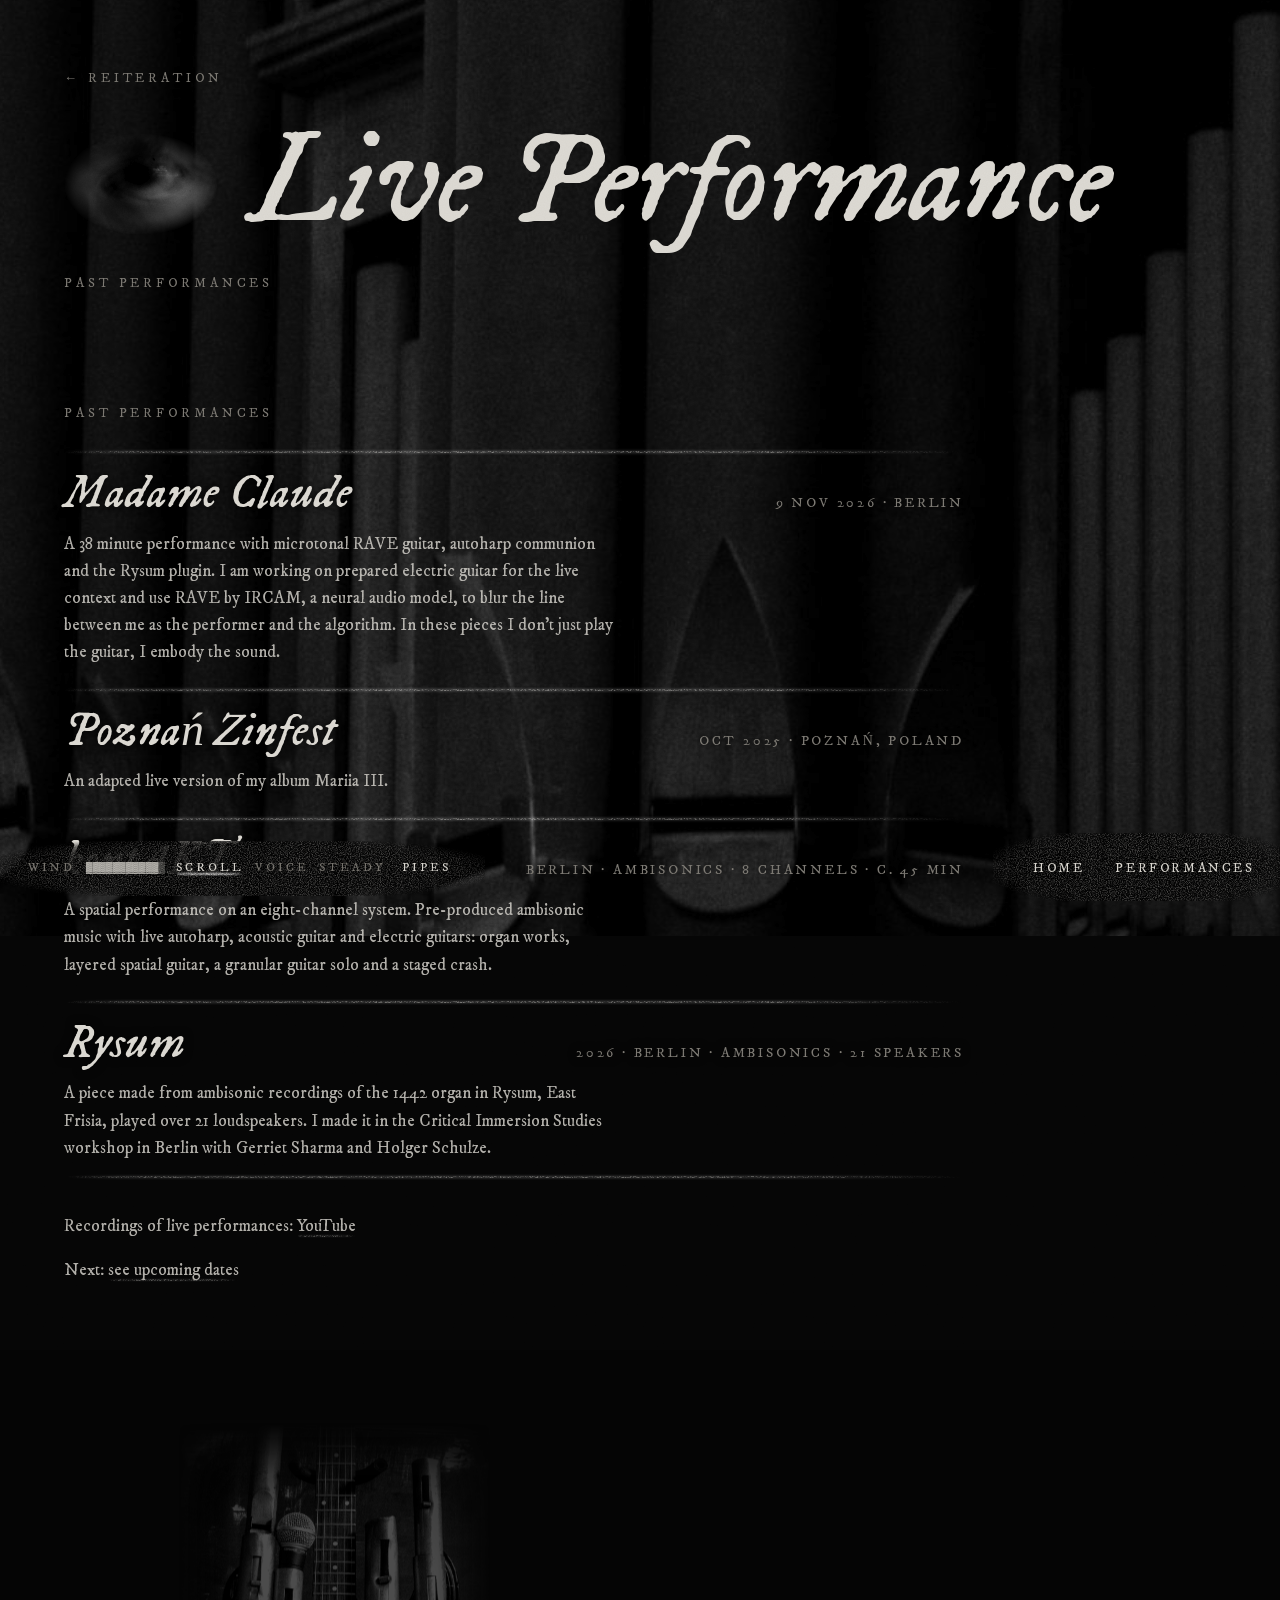
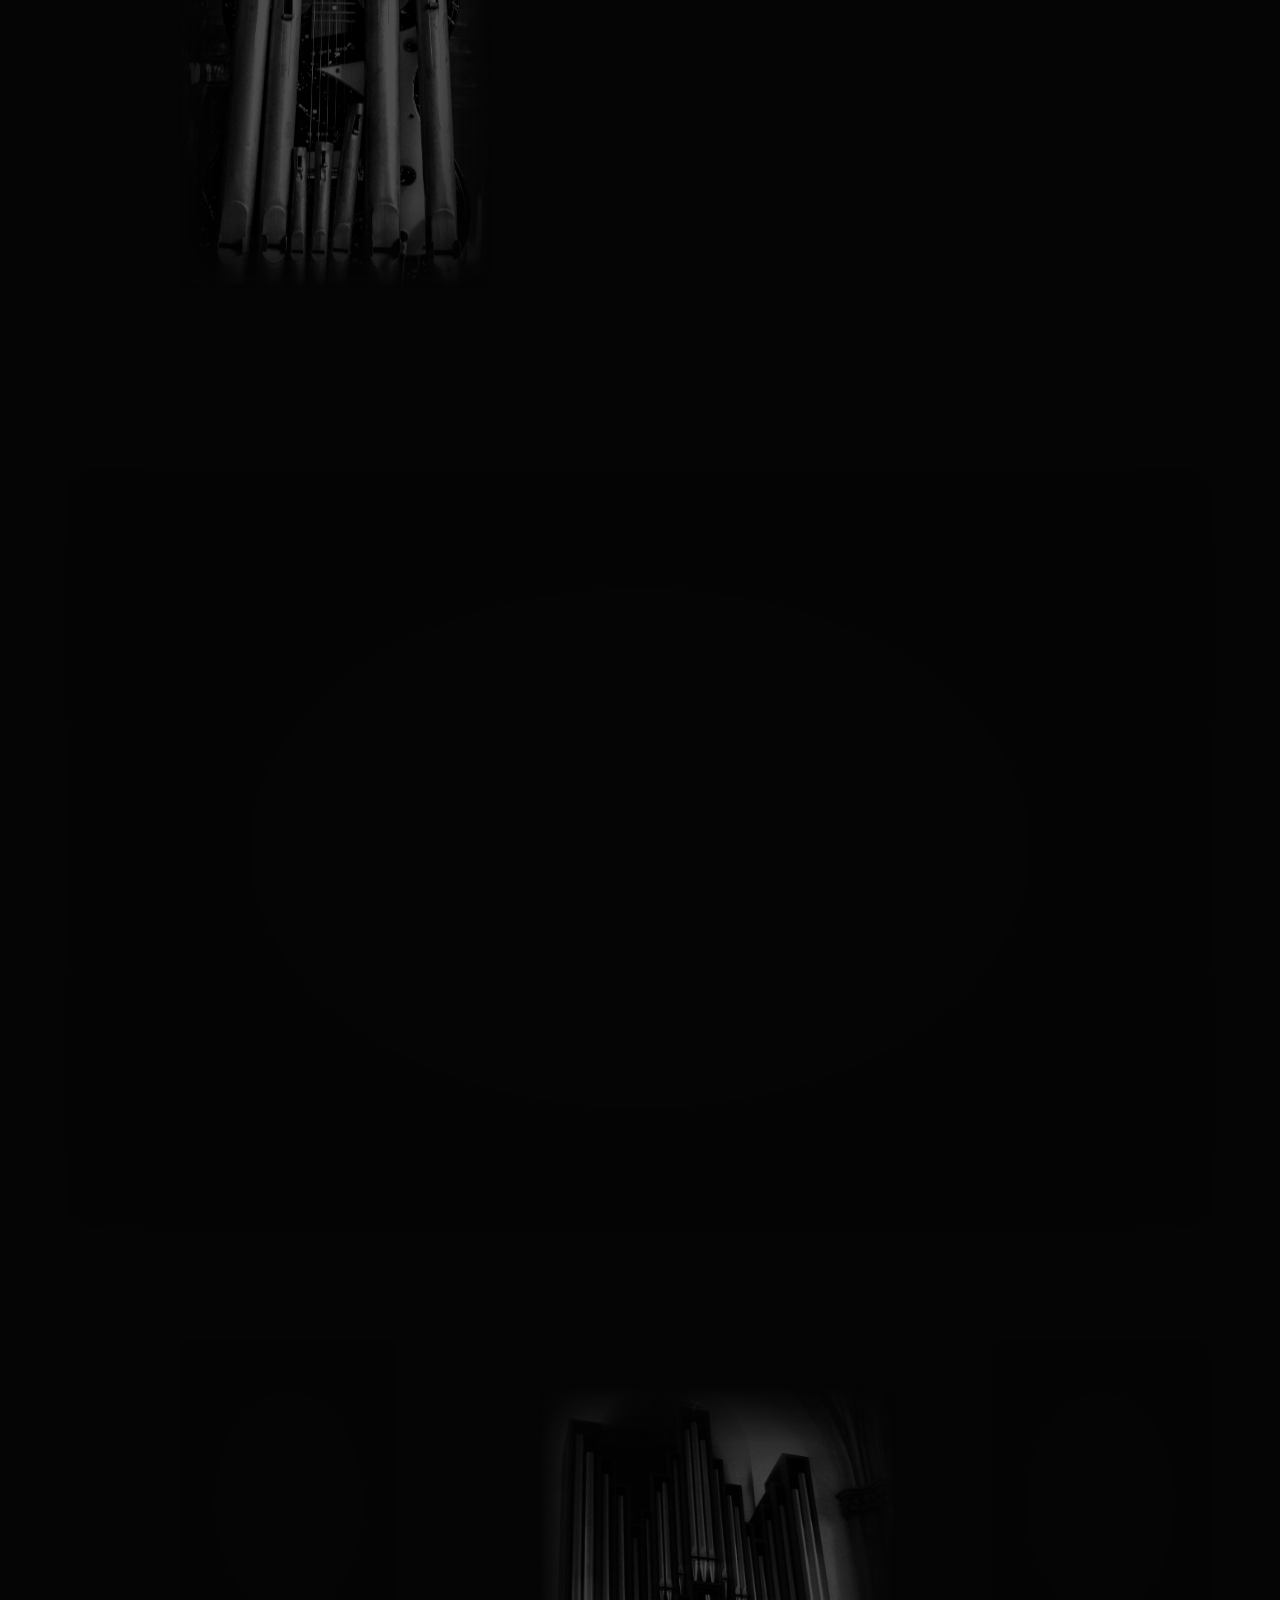
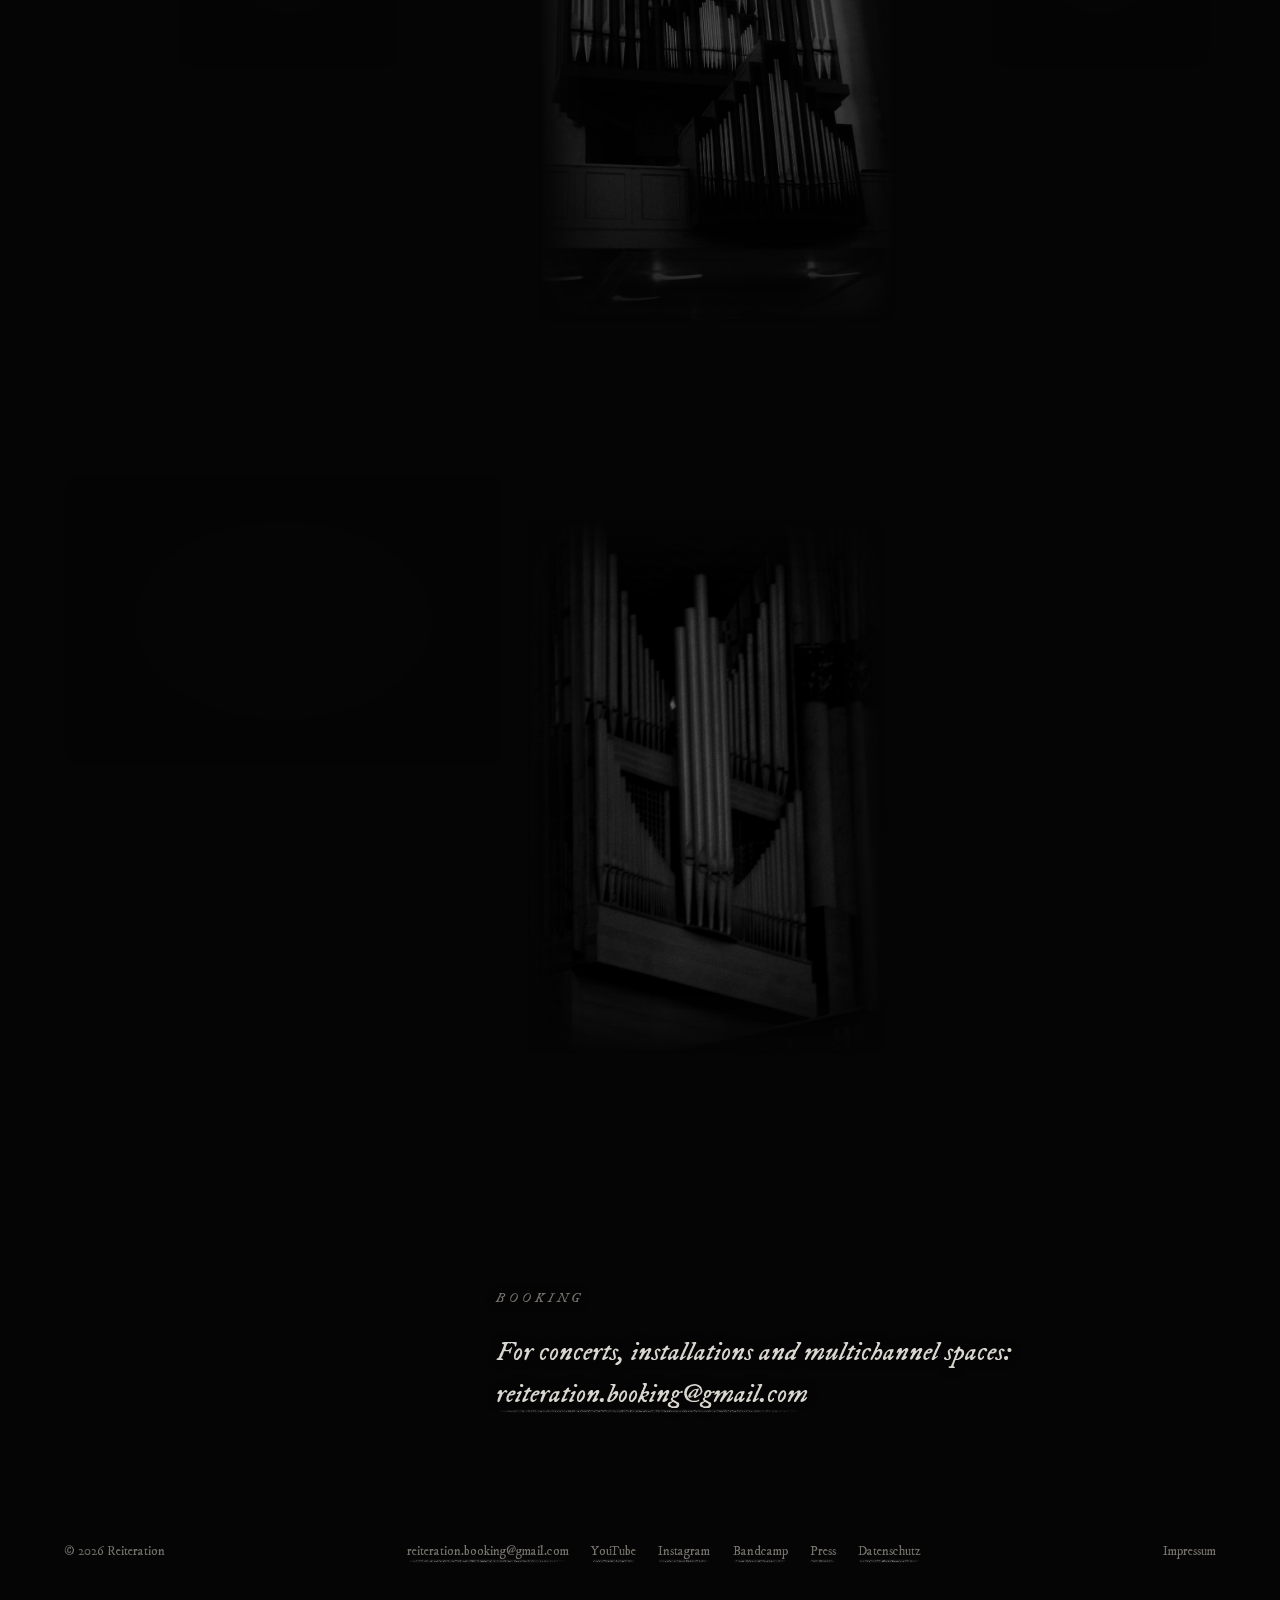
<file: live/index.html>
<!doctype html>
<html lang="en" data-root="../">
<head>
<meta charset="utf-8">
<meta name="viewport" content="width=device-width, initial-scale=1, viewport-fit=cover">
<title>Live Performance — Reiteration</title>
<meta name="description" content="Reiteration live: ambisonic and multichannel performances with pipe organ, guitars and autoharp.">
<meta property="og:type" content="website">
<meta property="og:site_name" content="Reiteration">
<meta property="og:title" content="Live Performance — Reiteration">
<meta property="og:description" content="Reiteration live: ambisonic and multichannel performances with pipe organ, guitars and autoharp.">
<meta property="og:url" content="https://reiteration.de/live/">
<meta property="og:image" content="https://reiteration.de/img/og.jpg">
<meta property="og:image:width" content="1200">
<meta property="og:image:height" content="630">
<meta property="og:image:alt" content="Live Performance — Reiteration">
<meta name="twitter:card" content="summary_large_image">
<link rel="canonical" href="https://reiteration.de/live/">
<link rel="icon" href="../img/logo.jpg">
<link rel="stylesheet" href="../assets/site.css">
<style>#bg{background-image:url(../img/photo-13.jpg)}
.perf li{flex-direction:column;align-items:flex-start;gap:.5rem}
.perf .d{font:17px/1.6 var(--f);font-style:normal;color:var(--fg);opacity:.8;max-width:62ch;text-shadow:none}
.perf .row{display:flex;gap:.4rem 2rem;flex-wrap:wrap;align-items:baseline;justify-content:space-between;width:100%}
</style>
<script src="../assets/site.js" defer></script>
<script src="../assets/organ.js" defer></script>
</head>
<body>
<div id="bg"></div><div class="scan"></div><div class="grain"></div>
<main>
  <header class="hero small">
    <a class="crumb" href="../">← Reiteration</a>
    <div class="brand"><img class="logo" id="eye" src="../img/logo.jpg" alt="Reiteration logo"><div id="eyemsg" role="status" hidden>Stop clicking my eye</div><h1 data-r>Live Performance</h1></div>
    <div class="sub">past performances</div>
  </header>

  <!-- philosophy hidden for now
  <section class="about" id="philosophy">
    <div class="lab">philosophy</div>
    <p>For me a concert is never just the playing of finished music. Every performance is a room I build together with the people in it: the speakers around them, the instruments in my hands and recordings that have travelled there from somewhere else.</p>
    <p>Most of my sets happen in multichannel and ambisonic systems. Pre-produced spatial music meets live instruments in the middle of the dome: autoharp, acoustic guitar, a just intonation guitar and an eight-string. I play from its centre, among the audience and not in front of it.</p>
    <p>Things are allowed to break. The music stops, my laptop crashes on purpose, I talk to the room, I cut my hair and hand it out, a bottle of red wine goes around. I don't want to illustrate grief, death and religion on a stage. I want to share them, as a ritual that everyone in the room is part of.</p>
  </section>
  -->

  <section class="live perf" id="performances">
    <div class="lab">past performances</div>
    <ul>
      <li><div class="row"><span>Madame Claude</span><time datetime="2026-11-09">9 Nov 2026 · Berlin</time></div>
        <span class="d">A 38 minute performance with microtonal RAVE guitar, autoharp communion and the Rysum plugin. I am working on prepared electric guitar for the live context and use RAVE by IRCAM, a neural audio model, to blur the line between me as the performer and the algorithm. In these pieces I don't just play the guitar, I embody the sound.</span></li>
      <li><div class="row"><span>Poznań Zinfest</span><time datetime="2025-10">Oct 2025 · Poznań, Poland</time></div>
        <span class="d">An adapted live version of my album Mariia III.</span></li>
      <li><div class="row"><span>kontAKT</span><time>Berlin · ambisonics · 8 channels · c. 45 min</time></div>
        <span class="d">A spatial performance on an eight-channel system. Pre-produced ambisonic music with live autoharp, acoustic guitar and electric guitars: organ works, layered spatial guitar, a granular guitar solo and a staged crash.</span></li>
      <li><div class="row"><span>Rysum</span><time datetime="2026">2026 · Berlin · ambisonics · 21 speakers</time></div>
        <span class="d">A piece made from ambisonic recordings of the 1442 organ in Rysum, East Frisia, played over 21 loudspeakers. I made it in the Critical Immersion Studies workshop in Berlin with Gerriet Sharma and Holger Schulze.</span></li>
    </ul>
    <p class="d" style="margin-top:2rem">Recordings of live performances: <a href="https://www.youtube.com/@Reiteration-t7m" target="_blank" rel="noopener">YouTube</a></p>
    <p class="d">Next: <a href="../#live">see upcoming dates</a></p>
  </section>

  <section class="gal" aria-label="live photographs"><figure class="ph"><img alt="photograph" src="../img/web/guitarorgan_0002.jpg" width="1003" height="1500" loading="lazy" decoding="async"></figure><figure class="ph"><img alt="photograph" src="../img/photo-12.jpg" width="1500" height="999" loading="lazy" decoding="async"></figure><figure class="ph"><img alt="photograph" src="../img/web/rysum_photos_0012.jpg" width="1003" height="1500" loading="lazy" decoding="async"></figure><figure class="ph"><img alt="photograph" src="../img/photo-17.jpg" width="865" height="1300" loading="lazy" decoding="async"></figure><figure class="ph"><img alt="photograph" src="../img/photo-07.jpg" width="1003" height="1500" loading="lazy" decoding="async"></figure><figure class="ph"><img alt="photograph" src="../img/photo-21.jpg" width="1080" height="719" loading="lazy" decoding="async"></figure><figure class="ph"><img alt="photograph" src="../img/photo-02.jpg" width="1003" height="1500" loading="lazy" decoding="async"></figure></section>

  <section class="about" id="booking">
    <div class="lab">booking</div>
    <p>For concerts, installations and multichannel spaces: <a class="m" data-u="reiteration.booking" data-d="gmail.com"></a></p>
  </section>
  <footer>
    <span>© 2026 Reiteration</span>
    <span class="fl"><a class="m" data-u="reiteration.booking" data-d="gmail.com"></a><a href="https://www.youtube.com/@Reiteration-t7m" target="_blank" rel="noopener">YouTube</a><a href="https://www.instagram.com/reiteration_n/" target="_blank" rel="noopener">Instagram</a><a href="https://reiteration.bandcamp.com/" target="_blank" rel="noopener">Bandcamp</a><a href="../press/">Press</a><a href="../datenschutz/">Datenschutz</a></span>
    <details class="imp"><summary>Impressum</summary><div>Angaben gemäß § 5 DDG<br>Christoffer Schöne<br>Storkower Straße 221<br>10367 Berlin<br>E-Mail: <a class="m" data-u="reiteration.booking" data-d="gmail.com"></a><noscript>reiteration.booking (at) gmail.com</noscript></div></details>
  </footer>
</main>

<div id="lb" hidden><img id="lbi" alt=""><button id="lbp" aria-label="previous">‹</button><button id="lbn" aria-label="next">›</button><button id="lbx" aria-label="close">×</button><span id="lbt"></span><span id="lbc"></span></div>
<nav id="nav" aria-label="quick links"><a href="../">home</a><a href="#performances">performances</a></nav>
<canvas id="trail" aria-hidden="true"></canvas>
</body>
</html>
</file>
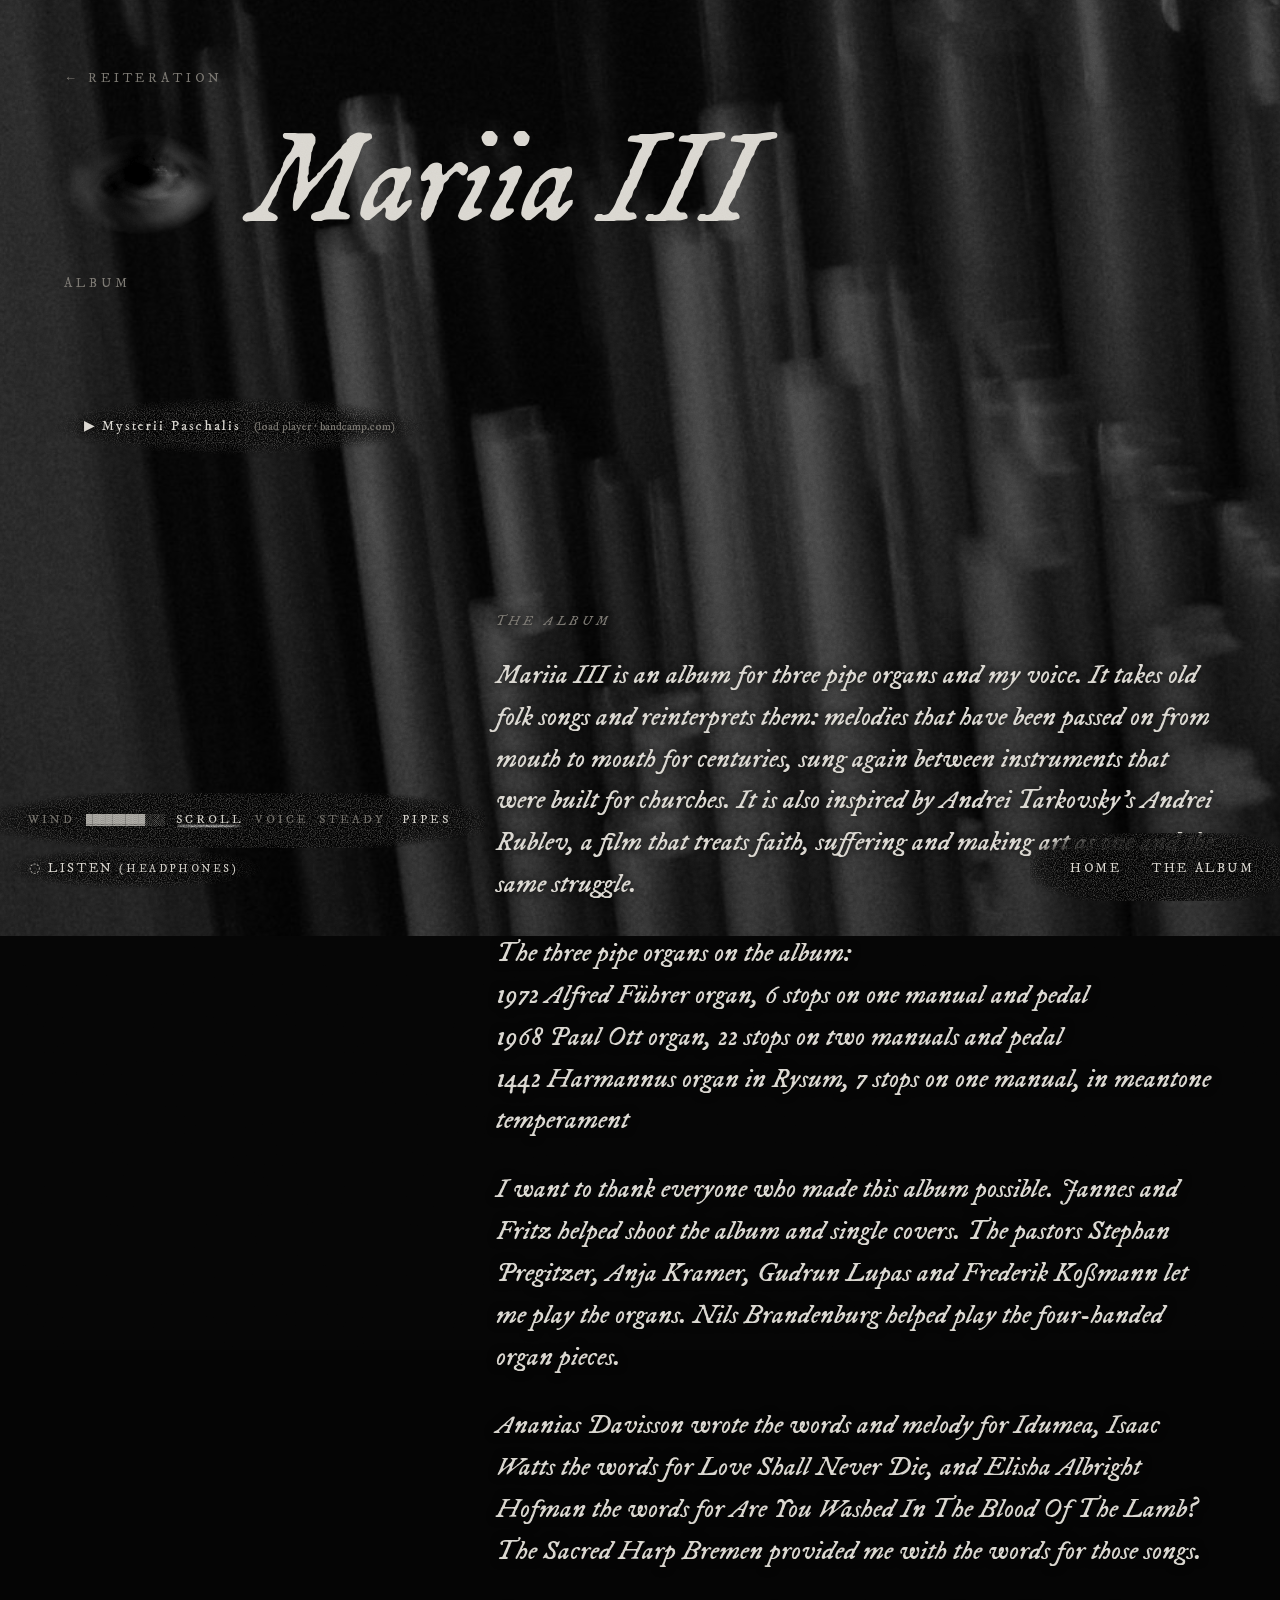
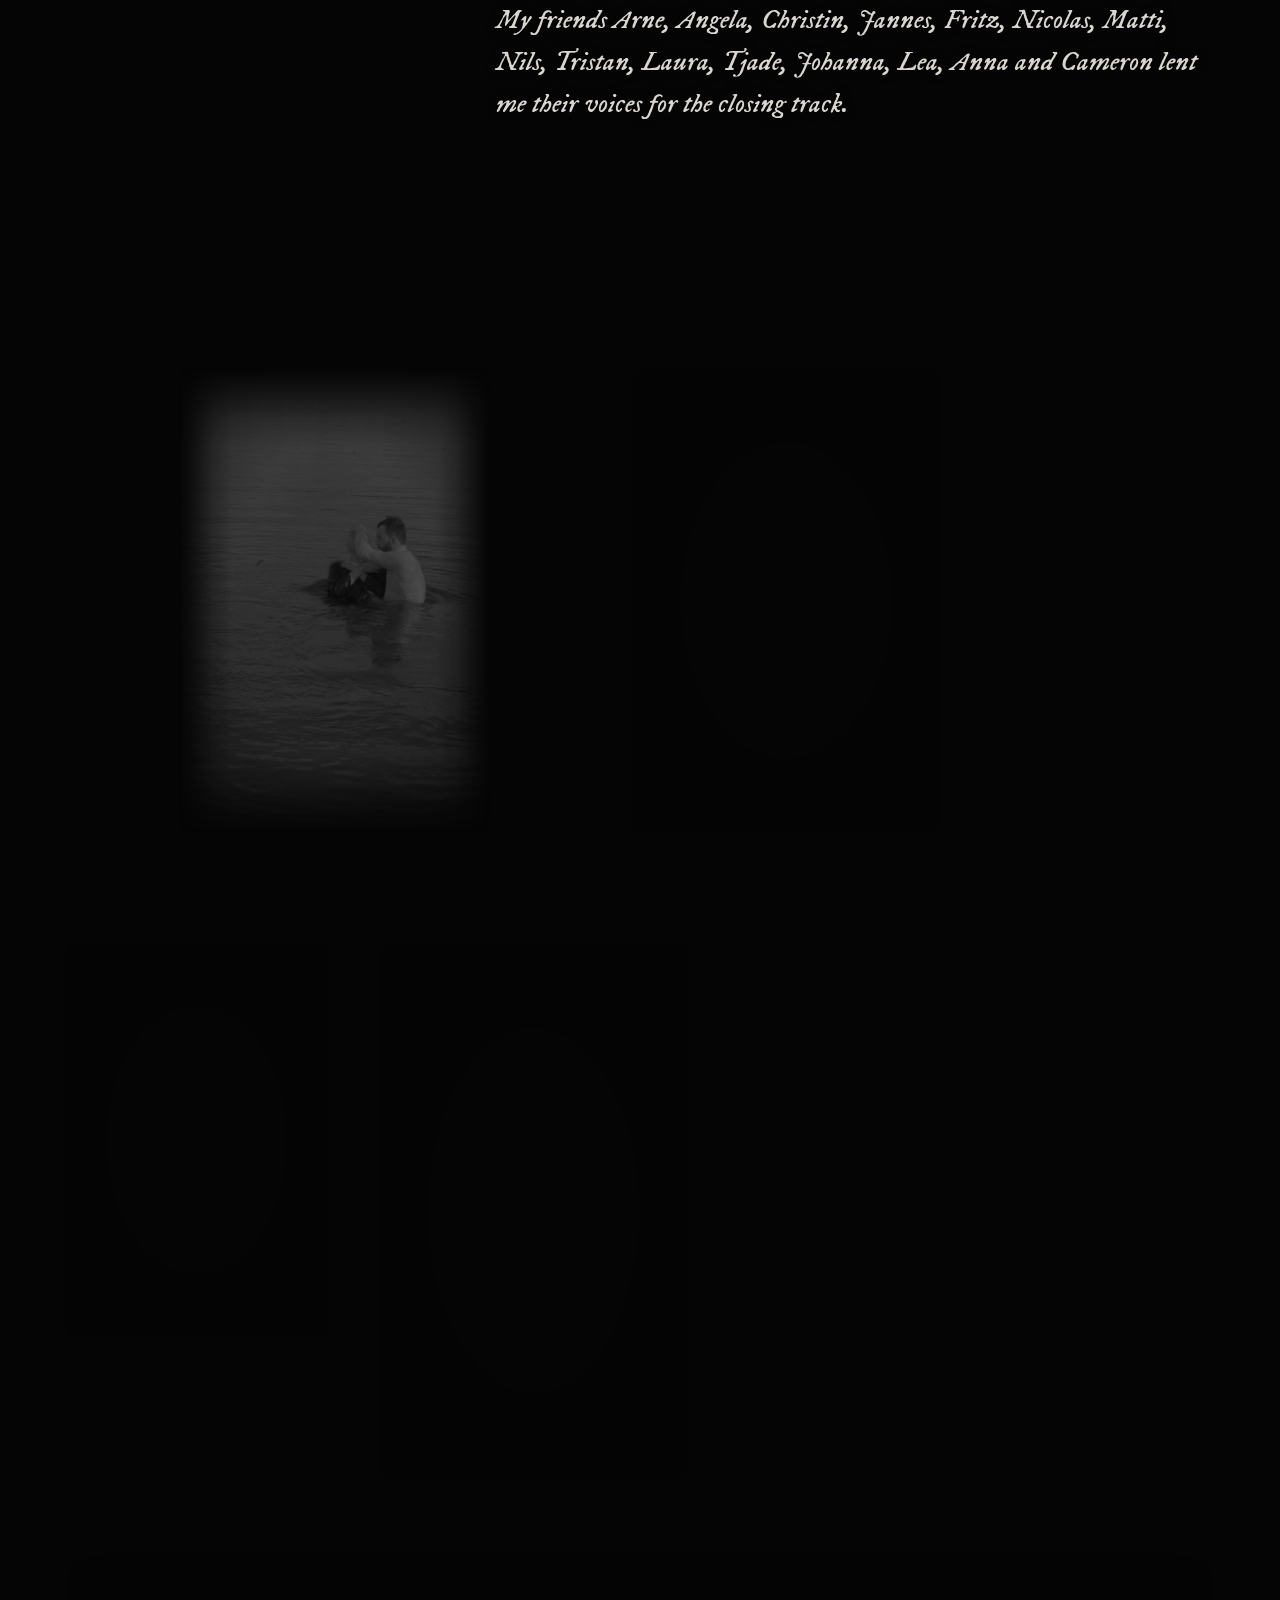
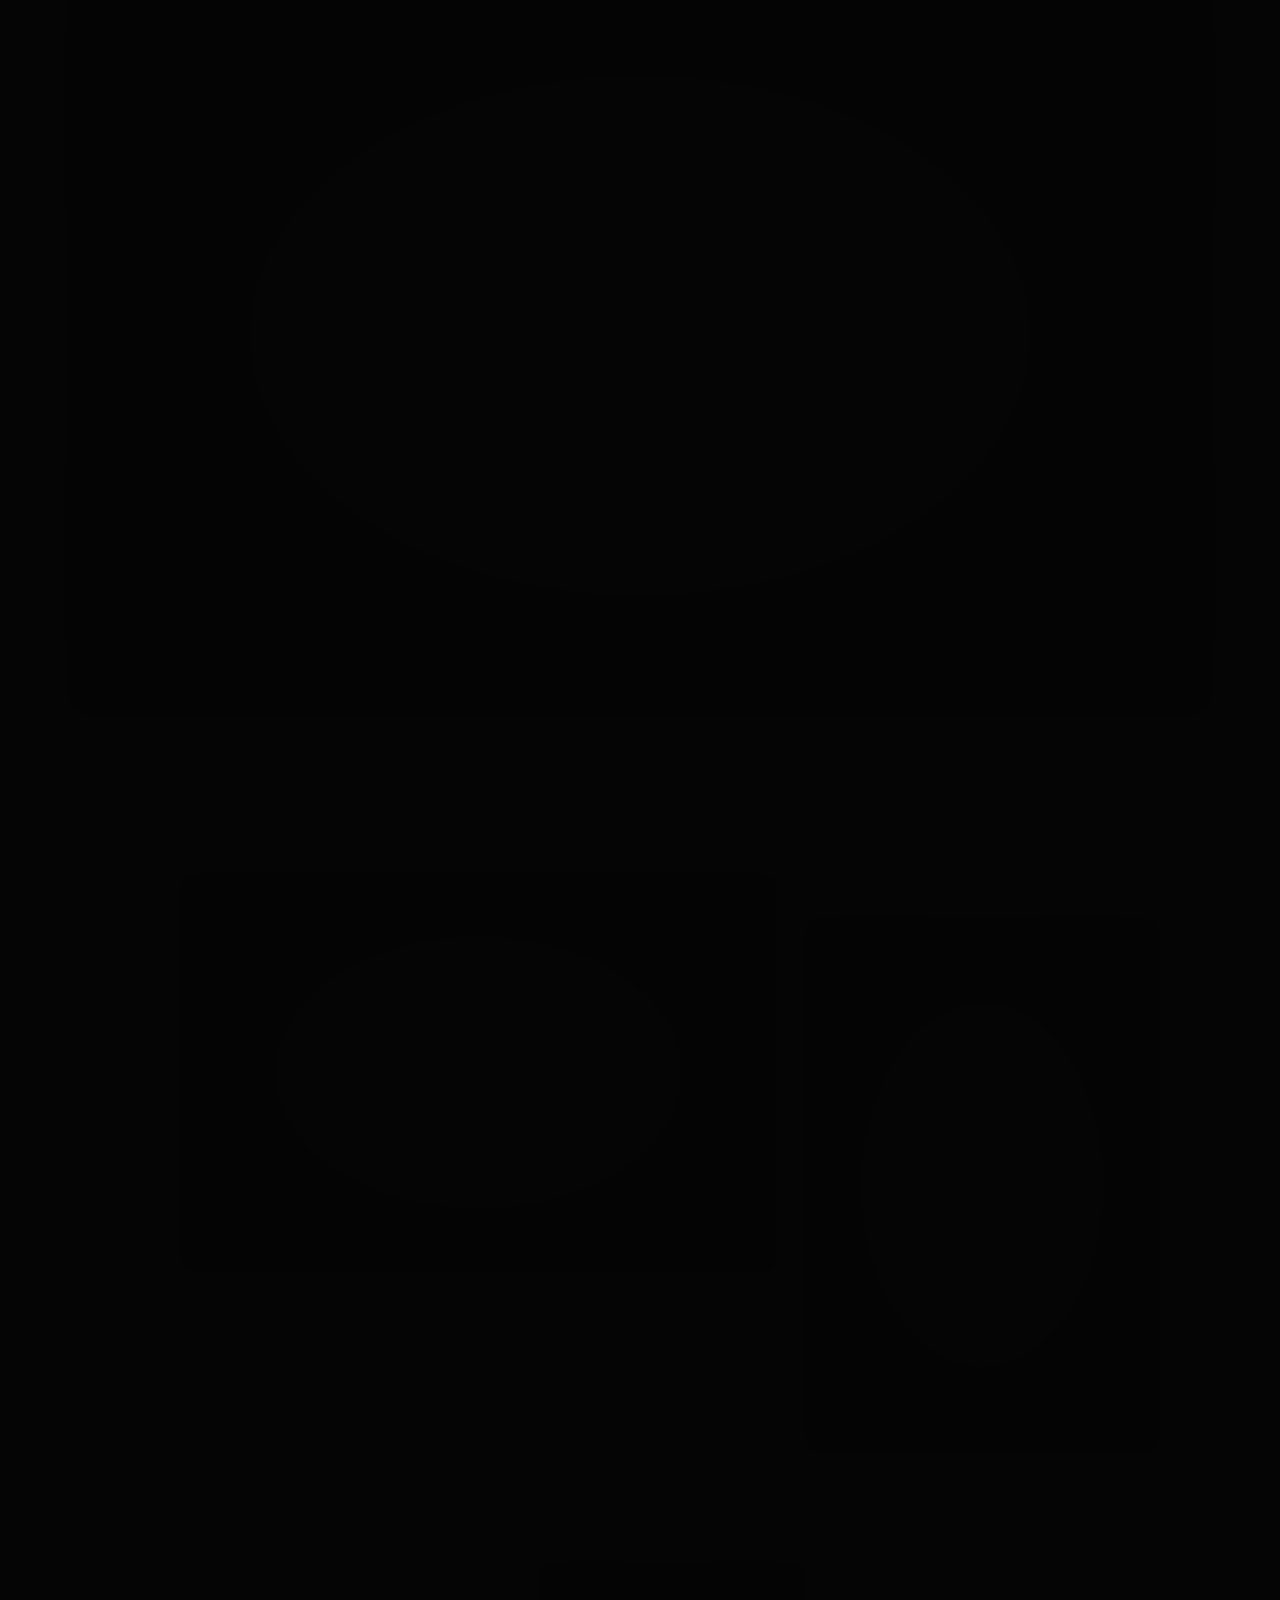
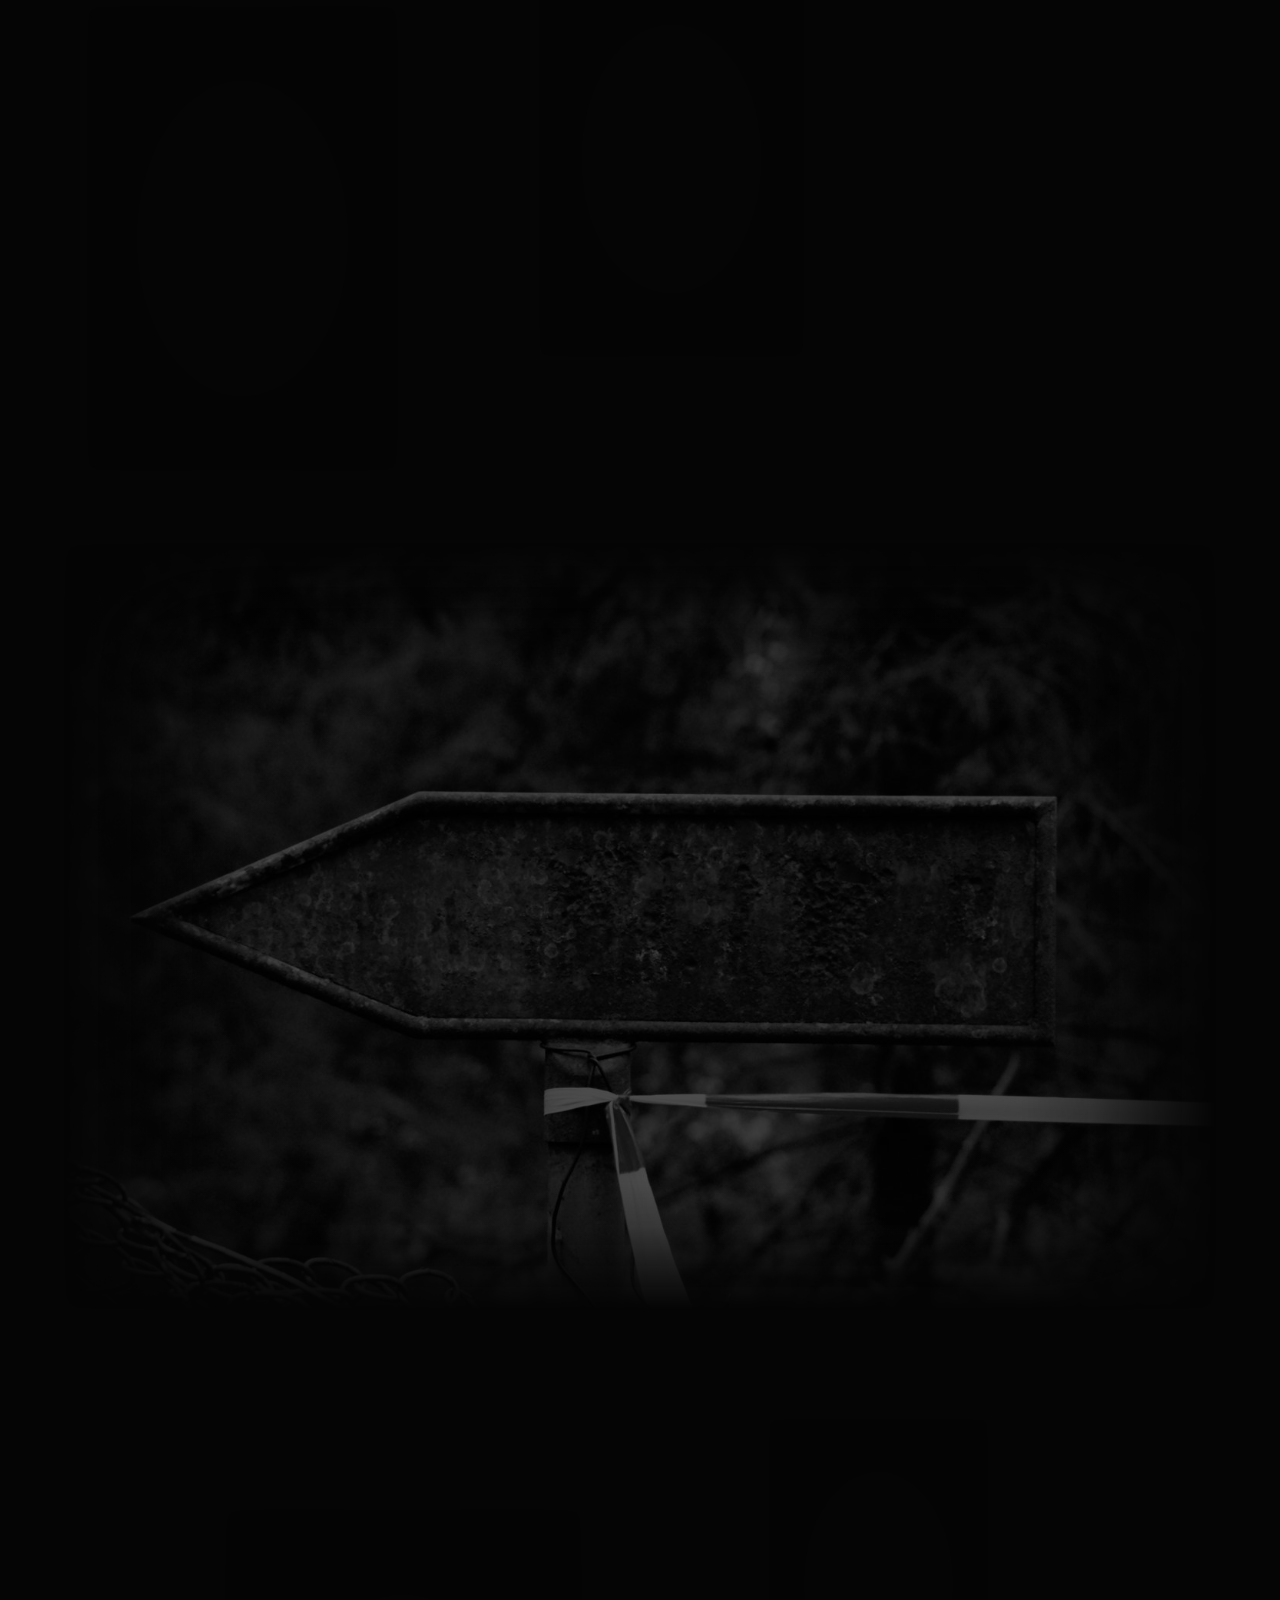
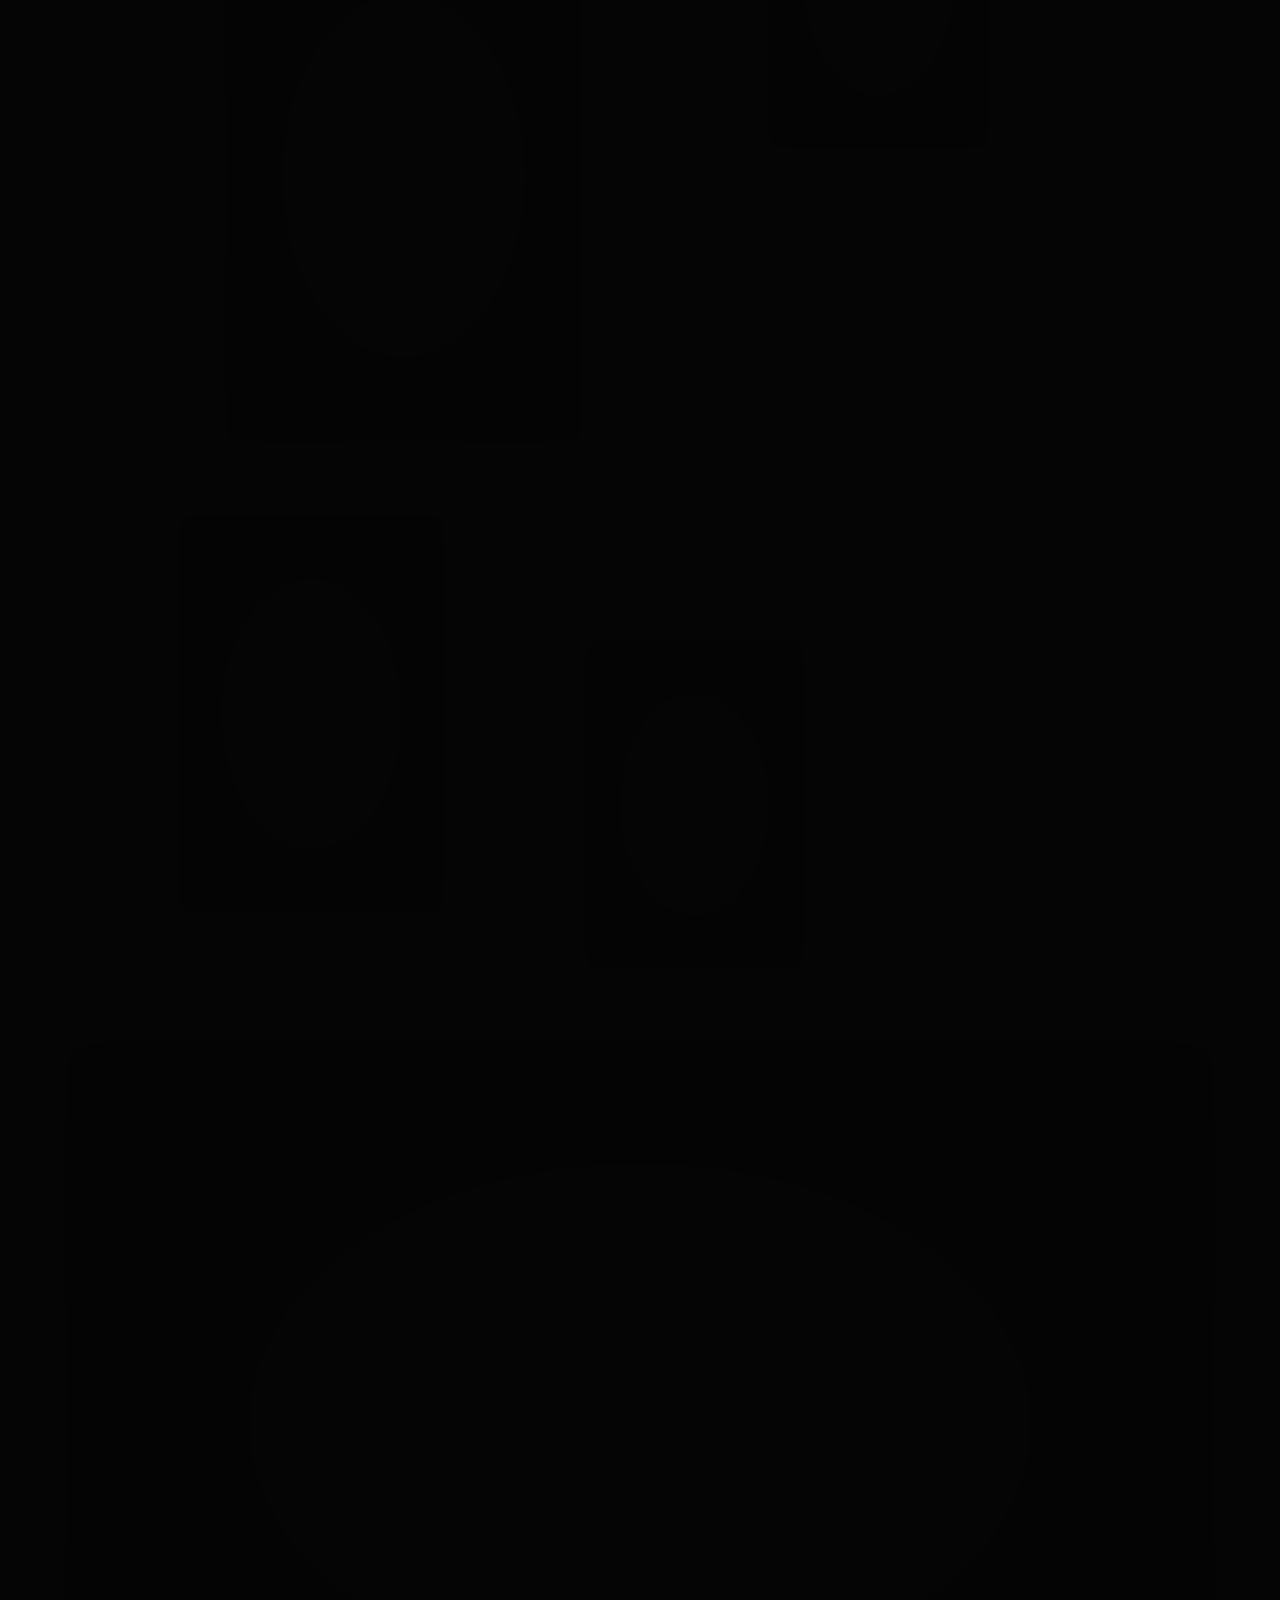
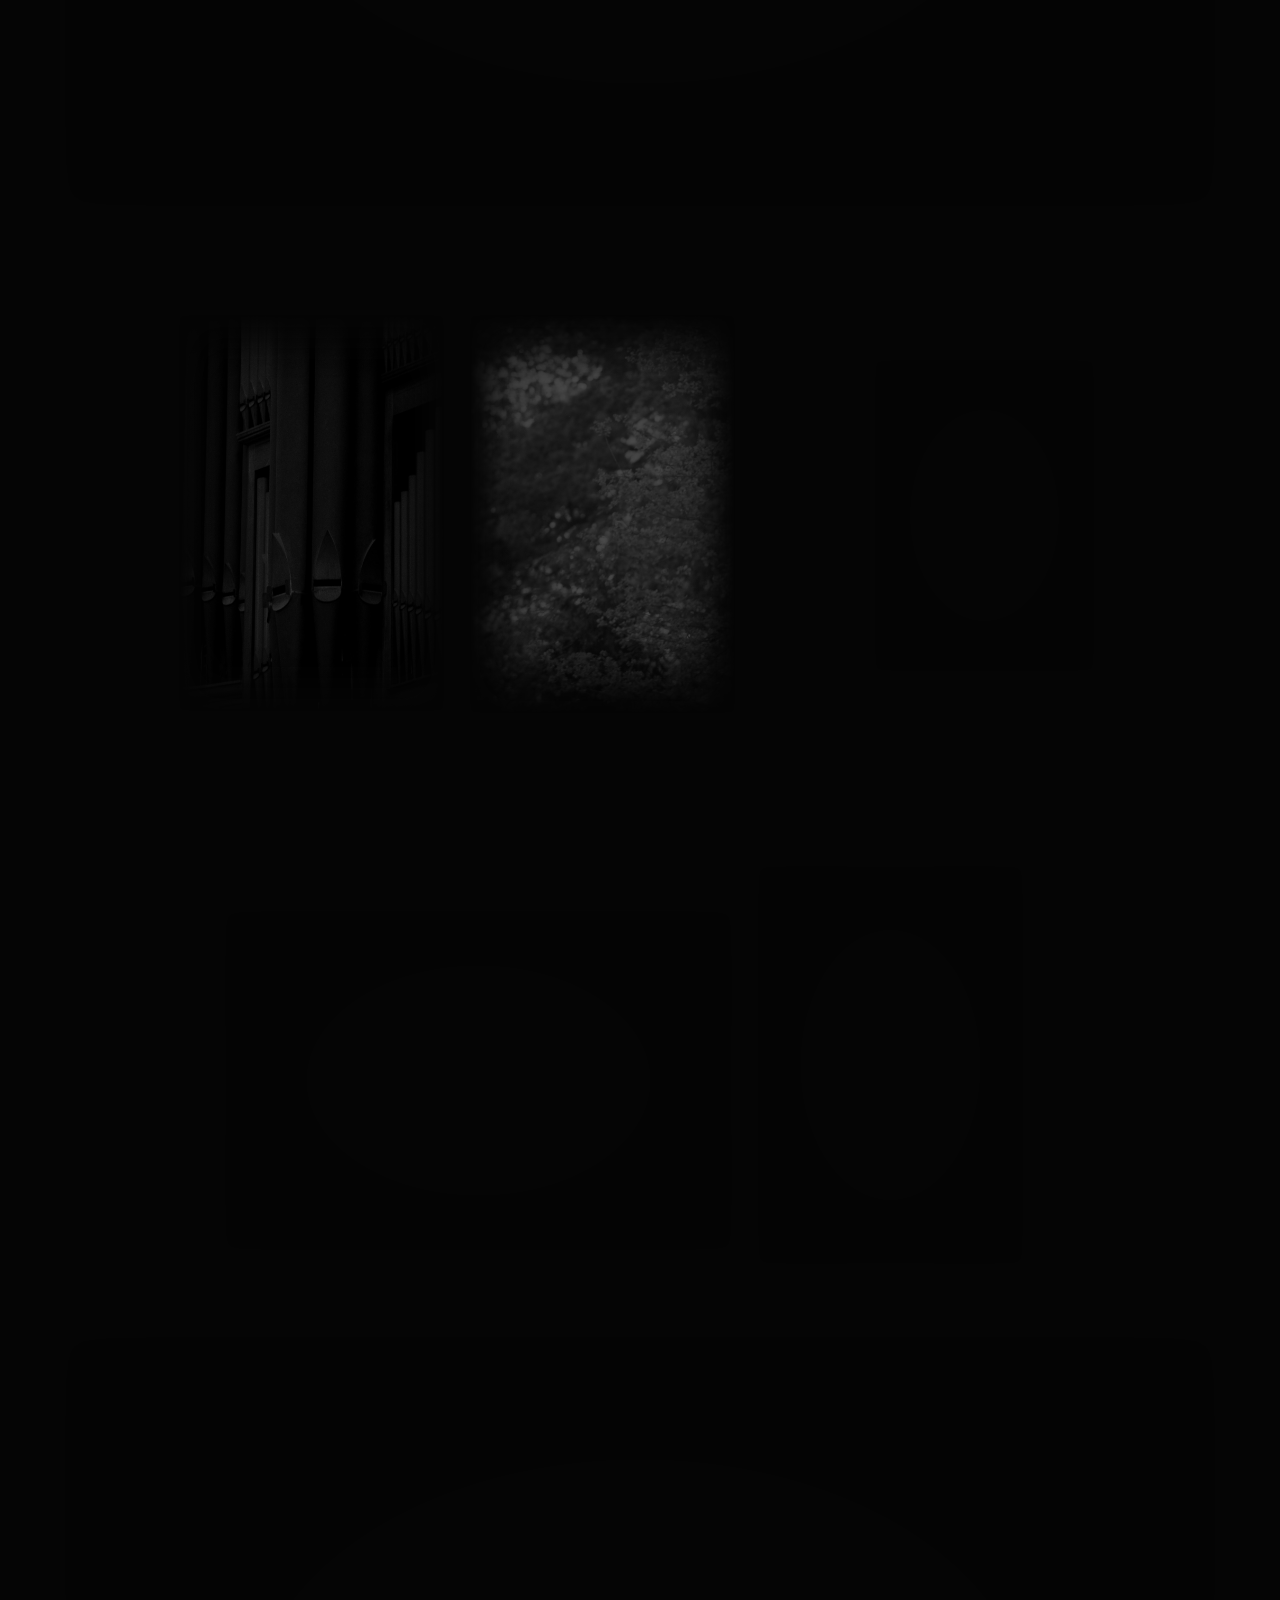
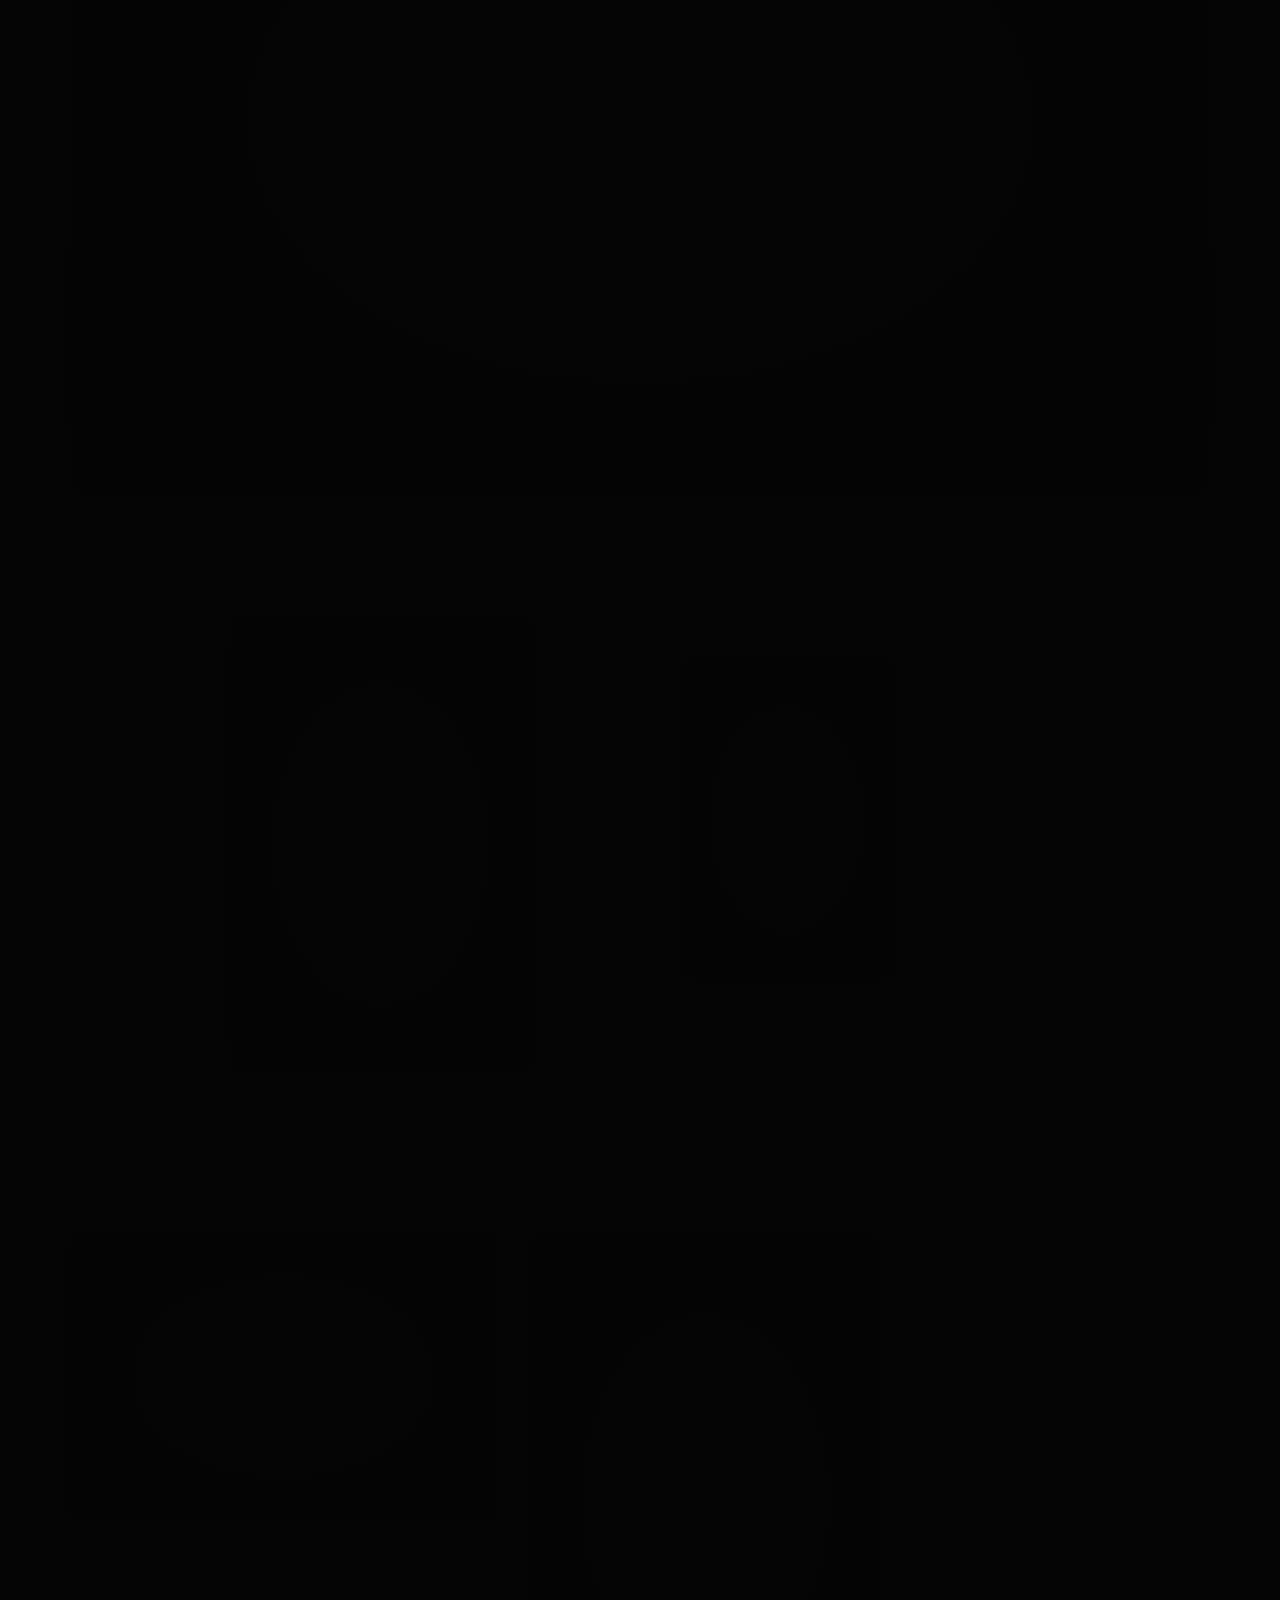
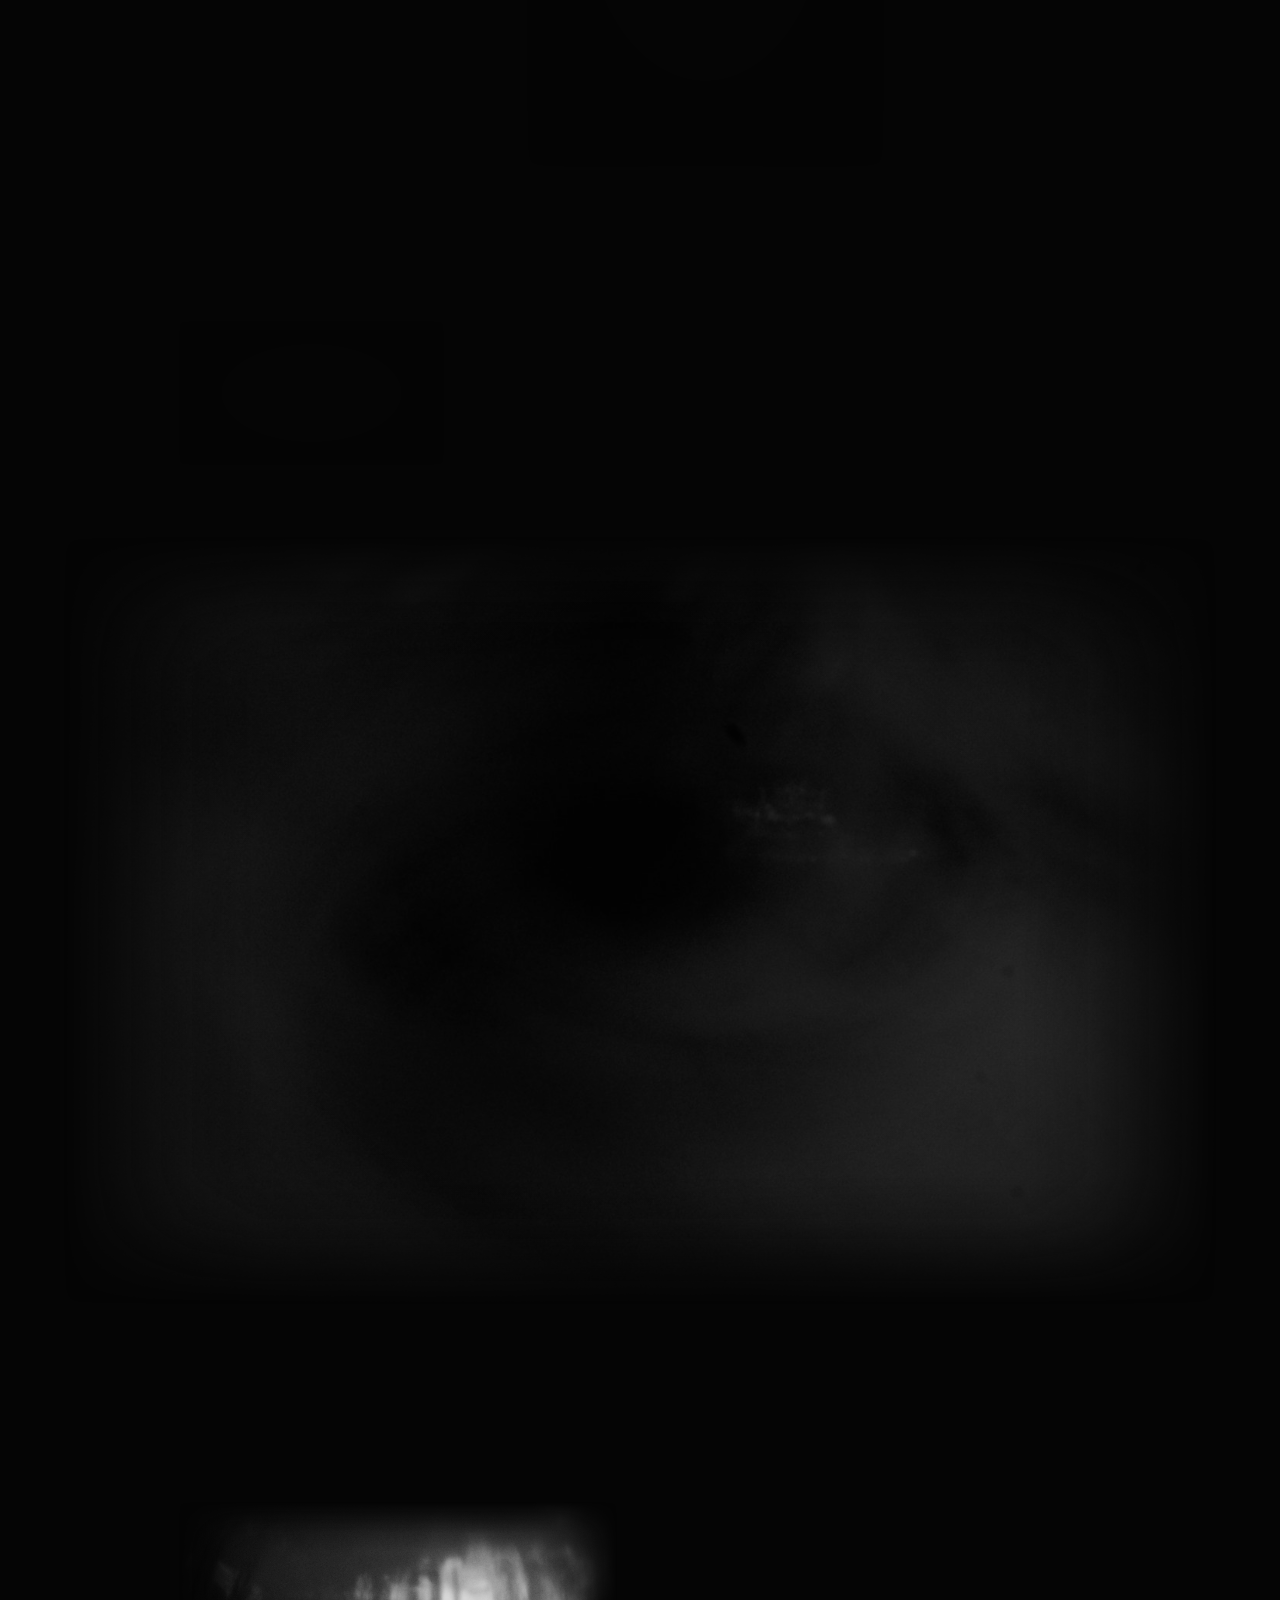
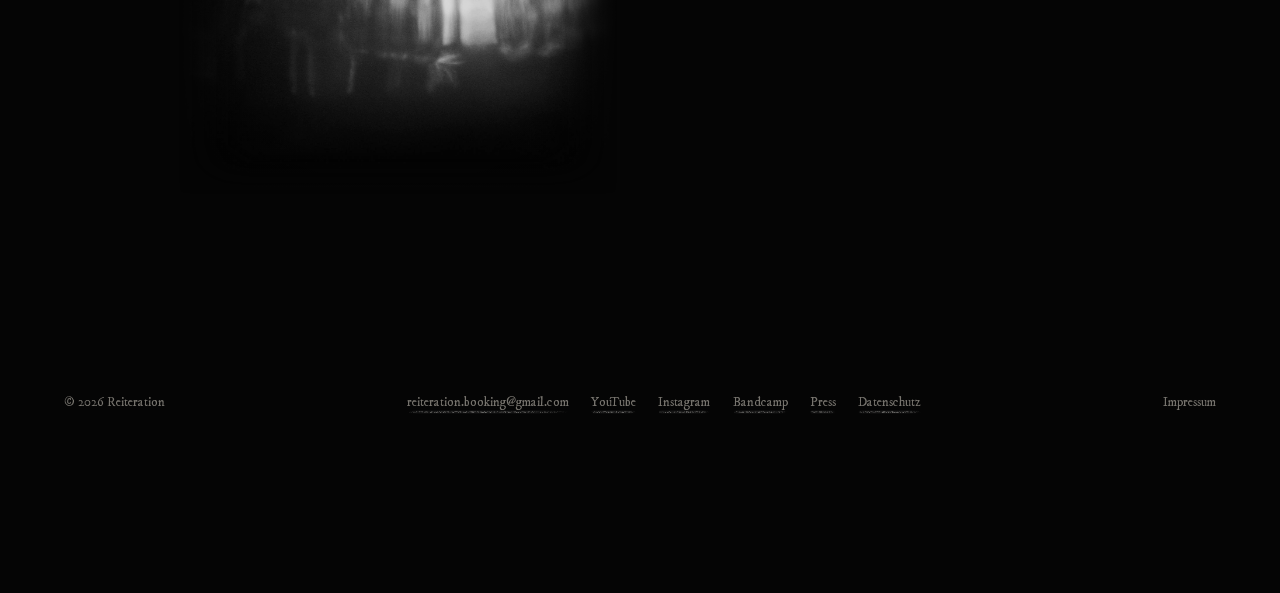
<file: mariia-iii/index.html>
<!doctype html>
<html lang="en" data-root="../">
<head>
<meta charset="utf-8">
<meta name="viewport" content="width=device-width, initial-scale=1, viewport-fit=cover">
<title>Mariia III — Reiteration</title>
<meta name="description" content="Mariia III – an album by Reiteration for three pipe organs and voice, reinterpreting old folk songs.">
<meta property="og:type" content="website">
<meta property="og:site_name" content="Reiteration">
<meta property="og:title" content="Mariia III — Reiteration">
<meta property="og:description" content="Mariia III – an album by Reiteration for three pipe organs and voice, reinterpreting old folk songs.">
<meta property="og:url" content="https://reiteration.de/mariia-iii/">
<meta property="og:image" content="https://reiteration.de/img/og.jpg">
<meta property="og:image:width" content="1200">
<meta property="og:image:height" content="630">
<meta property="og:image:alt" content="Mariia III — Reiteration">
<meta name="twitter:card" content="summary_large_image">
<link rel="canonical" href="https://reiteration.de/mariia-iii/">
<link rel="icon" href="../img/logo.jpg">
<link rel="stylesheet" href="../assets/site.css">
<style>#bg{background-image:url(../img/bg.jpg)}</style>
<script src="../assets/site.js" defer></script>
<script src="../assets/organ.js" defer></script>
</head>
<body>
<div id="bg"></div><div class="scan"></div><div class="grain"></div>
<main>
  <header class="hero small">
    <a class="crumb" href="../">← Reiteration</a>
    <div class="brand"><img class="logo" id="eye" src="../img/logo.jpg" alt="Reiteration logo"><div id="eyemsg" role="status" hidden>Stop clicking my eye</div><h1 data-r>Mariia III</h1></div>
    <div class="sub">album</div>
  </header>

  <section class="bc" id="listen"><button type="button" data-bc="https://bandcamp.com/EmbeddedPlayer/album=2392678967/size=small/bgcol=050505/linkcol=d9d6cf/track=1443381737/transparent=true/" data-title="Mysterii Paschalis – Reiteration">▶ Mysterii Paschalis <small>(load player · bandcamp.com)</small></button></section>

  <section class="about" id="album">
    <div class="lab">the album</div>
    <p>Mariia III is an album for three pipe organs and my voice. It takes old folk songs and reinterprets them: melodies that have been passed on from mouth to mouth for centuries, sung again between instruments that were built for churches. It is also inspired by Andrei Tarkovsky's Andrei Rublev, a film that treats faith, suffering and making art as one and the same struggle.</p>
    <p>The three pipe organs on the album:<br>
      1972 Alfred Führer organ, 6 stops on one manual and pedal<br>
      1968 Paul Ott organ, 22 stops on two manuals and pedal<br>
      1442 Harmannus organ in Rysum, 7 stops on one manual, in meantone temperament</p>
    <p>I want to thank everyone who made this album possible. Jannes and Fritz helped shoot the album and single covers. The pastors Stephan Pregitzer, Anja Kramer, Gudrun Lupas and Frederik Koßmann let me play the organs. Nils Brandenburg helped play the four-handed organ pieces.</p>
    <p>Ananias Davisson wrote the words and melody for Idumea, Isaac Watts the words for Love Shall Never Die, and Elisha Albright Hofman the words for Are You Washed In The Blood Of The Lamb? The Sacred Harp Bremen provided me with the words for those songs.</p>
    <p>My friends Arne, Angela, Christin, Jannes, Fritz, Nicolas, Matti, Nils, Tristan, Laura, Tjade, Johanna, Lea, Anna and Cameron lent me their voices for the closing track.</p>
  </section>

  <section class="gal" aria-label="photographs"><figure class="ph"><img alt="photograph" src="../img/photo-01.jpg" width="869" height="1300" loading="lazy" decoding="async"></figure><figure class="ph"><img alt="photograph" src="../img/web/album_cover-09.jpg" width="1003" height="1500" loading="lazy" decoding="async"></figure><figure class="ph"><img alt="photograph" src="../img/photo-02.jpg" width="1003" height="1500" loading="lazy" decoding="async"></figure><figure class="ph"><img alt="photograph" src="../img/photo-03.jpg" width="867" height="1500" loading="lazy" decoding="async"></figure><figure class="ph"><img alt="photograph" src="../img/photo-04.jpg" width="1500" height="999" loading="lazy" decoding="async"></figure><figure class="ph"><img alt="photograph" src="../img/photo-05.jpg" width="1500" height="1003" loading="lazy" decoding="async"></figure><figure class="ph"><img alt="photograph" src="../img/photo-06.jpg" width="999" height="1500" loading="lazy" decoding="async"></figure><figure class="ph"><img alt="photograph" src="../img/web/guitarorgan_0002.jpg" width="1003" height="1500" loading="lazy" decoding="async"></figure><figure class="ph"><img alt="photograph" src="../img/photo-07.jpg" width="1003" height="1500" loading="lazy" decoding="async"></figure><figure class="ph"><img alt="photograph" src="../img/photo-08.jpg" width="1500" height="999" loading="lazy" decoding="async"></figure><figure class="ph"><img alt="photograph" src="../img/photo-09.jpg" width="869" height="1300" loading="lazy" decoding="async"></figure><figure class="ph"><img alt="photograph" src="../img/photo-10.jpg" width="999" height="1500" loading="lazy" decoding="async"></figure><figure class="ph"><img alt="photograph" src="../img/photo-11.jpg" width="999" height="1500" loading="lazy" decoding="async"></figure><figure class="ph"><img alt="photograph" src="../img/web/rysum_photos_0012.jpg" width="1003" height="1500" loading="lazy" decoding="async"></figure><figure class="ph"><img alt="photograph" src="../img/photo-12.jpg" width="1500" height="999" loading="lazy" decoding="async"></figure><figure class="ph"><img alt="photograph" src="../img/photo-13.jpg" width="1003" height="1500" loading="lazy" decoding="async"></figure><figure class="ph"><img alt="photograph" src="../img/photo-14.jpg" width="999" height="1500" loading="lazy" decoding="async"></figure><figure class="ph"><img alt="photograph" src="../img/photo-15.jpg" width="915" height="1300" loading="lazy" decoding="async"></figure><figure class="ph"><img alt="photograph" src="../img/photo-16.jpg" width="1500" height="1003" loading="lazy" decoding="async"></figure><figure class="ph"><img alt="photograph" src="../img/photo-17.jpg" width="865" height="1300" loading="lazy" decoding="async"></figure><figure class="ph"><img alt="photograph" src="../img/photo-18.jpg" width="1500" height="999" loading="lazy" decoding="async"></figure><figure class="ph"><img alt="photograph" src="../img/photo-19.jpg" width="999" height="1500" loading="lazy" decoding="async"></figure><figure class="ph"><img alt="photograph" src="../img/photo-20.jpg" width="869" height="1300" loading="lazy" decoding="async"></figure><figure class="ph"><img alt="photograph" src="../img/photo-21.jpg" width="1080" height="719" loading="lazy" decoding="async"></figure><figure class="ph"><img alt="photograph" src="../img/photo-22.jpg" data-egg="https://mytantalizingvideos.neocities.org/" width="999" height="1500" loading="lazy" decoding="async"></figure><figure class="ph"><img alt="photograph" src="../img/photo-23.jpg" width="1003" height="1500" loading="lazy" decoding="async"></figure><figure class="ph"><img alt="photograph" src="../img/photo-24.jpg" width="1500" height="999" loading="lazy" decoding="async"></figure><figure class="ph"><img alt="photograph" src="../img/photo-25.jpg" width="1500" height="999" loading="lazy" decoding="async"></figure></section>


  <footer>
    <span>© 2026 Reiteration</span>
    <span class="fl"><a class="m" data-u="reiteration.booking" data-d="gmail.com"></a><a href="https://www.youtube.com/@Reiteration-t7m" target="_blank" rel="noopener">YouTube</a><a href="https://www.instagram.com/reiteration_n/" target="_blank" rel="noopener">Instagram</a><a href="https://reiteration.bandcamp.com/" target="_blank" rel="noopener">Bandcamp</a><a href="../press/">Press</a><a href="../datenschutz/">Datenschutz</a></span>
    <details class="imp"><summary>Impressum</summary><div>Angaben gemäß § 5 DDG<br>Christoffer Schöne<br>Storkower Straße 221<br>10367 Berlin<br>E-Mail: <a class="m" data-u="reiteration.booking" data-d="gmail.com"></a><noscript>reiteration.booking (at) gmail.com</noscript></div></details>
  </footer>
</main>

<div id="lb" hidden><img id="lbi" alt=""><button id="lbp" aria-label="previous">‹</button><button id="lbn" aria-label="next">›</button><button id="lbx" aria-label="close">×</button><span id="lbt"></span><span id="lbc"></span></div>
<nav id="nav" aria-label="quick links"><a href="../">home</a><a href="#album">the album</a></nav>
<button id="snd" aria-pressed="false">◌ listen <small>(headphones)</small></button>
<audio id="au" loop preload="none" src="../audio/orgel.mp3"></audio>
<canvas id="trail" aria-hidden="true"></canvas>
</body>
</html>
</file>
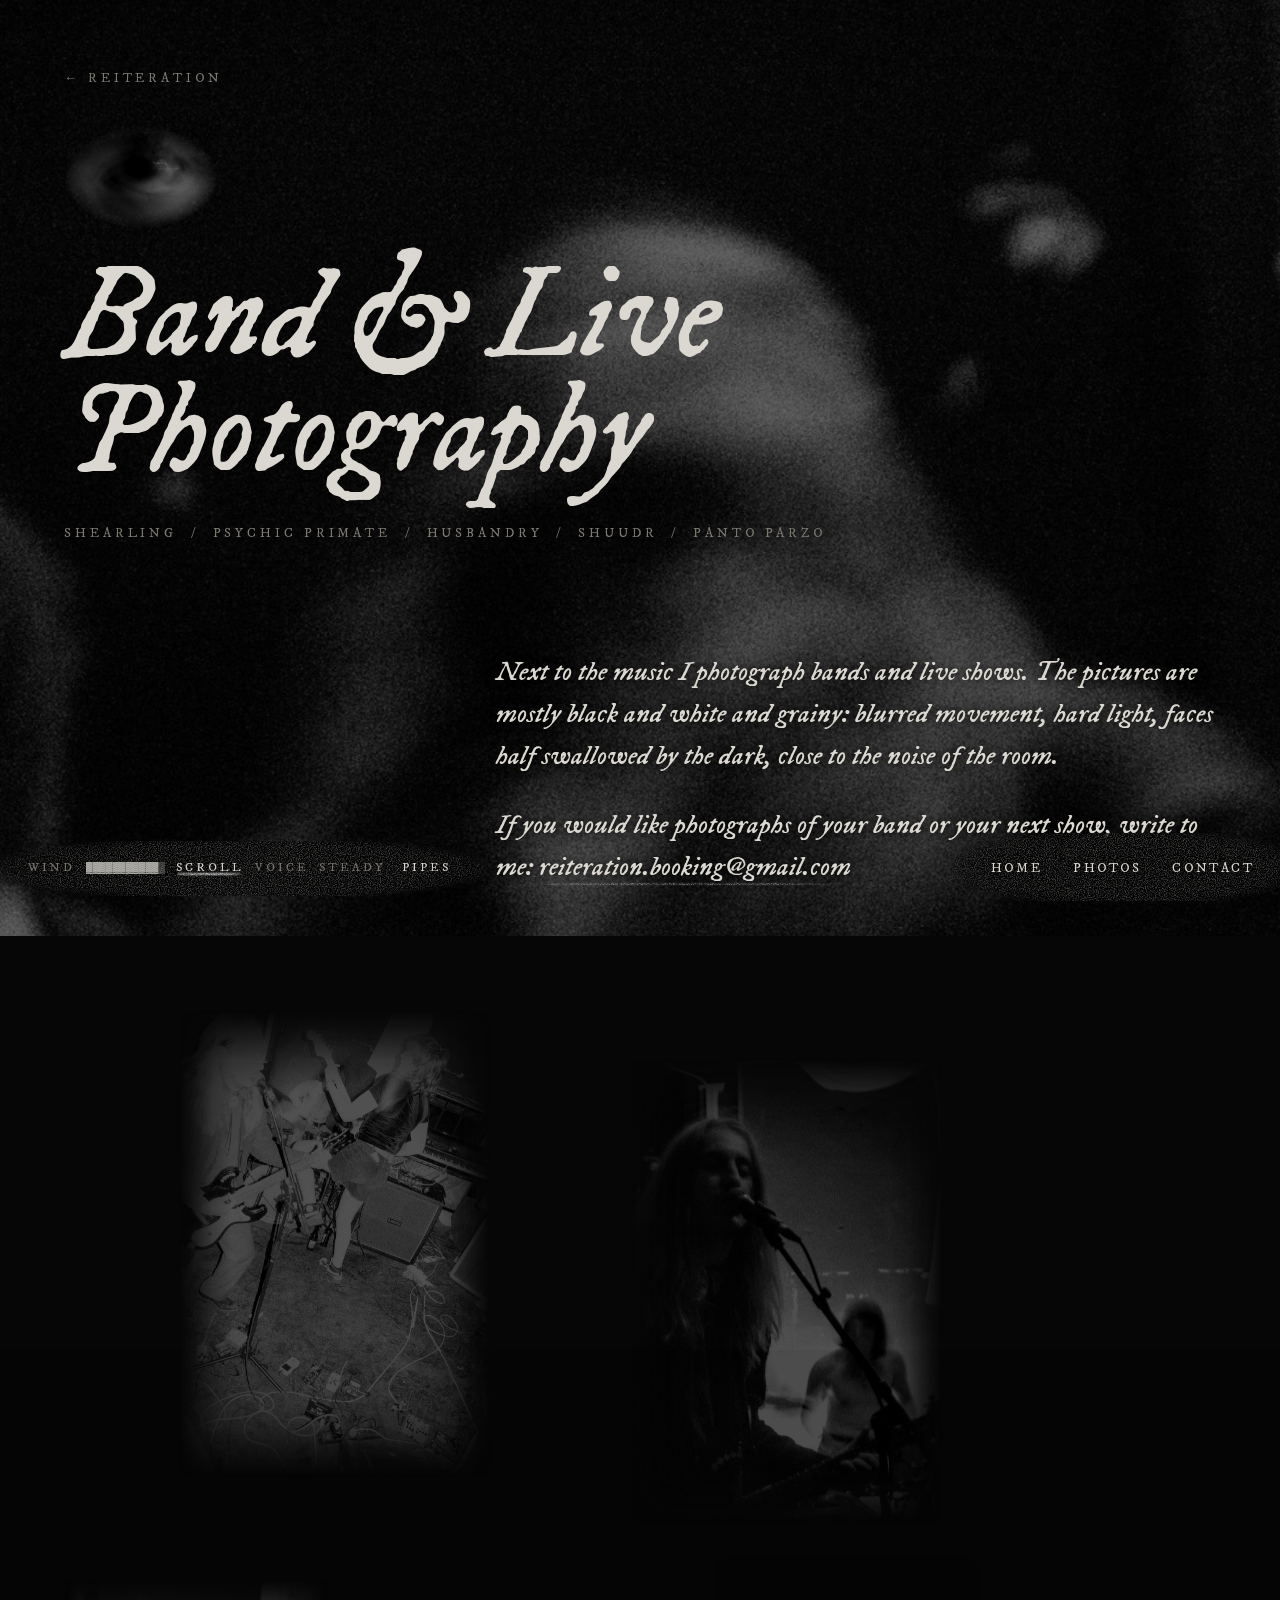
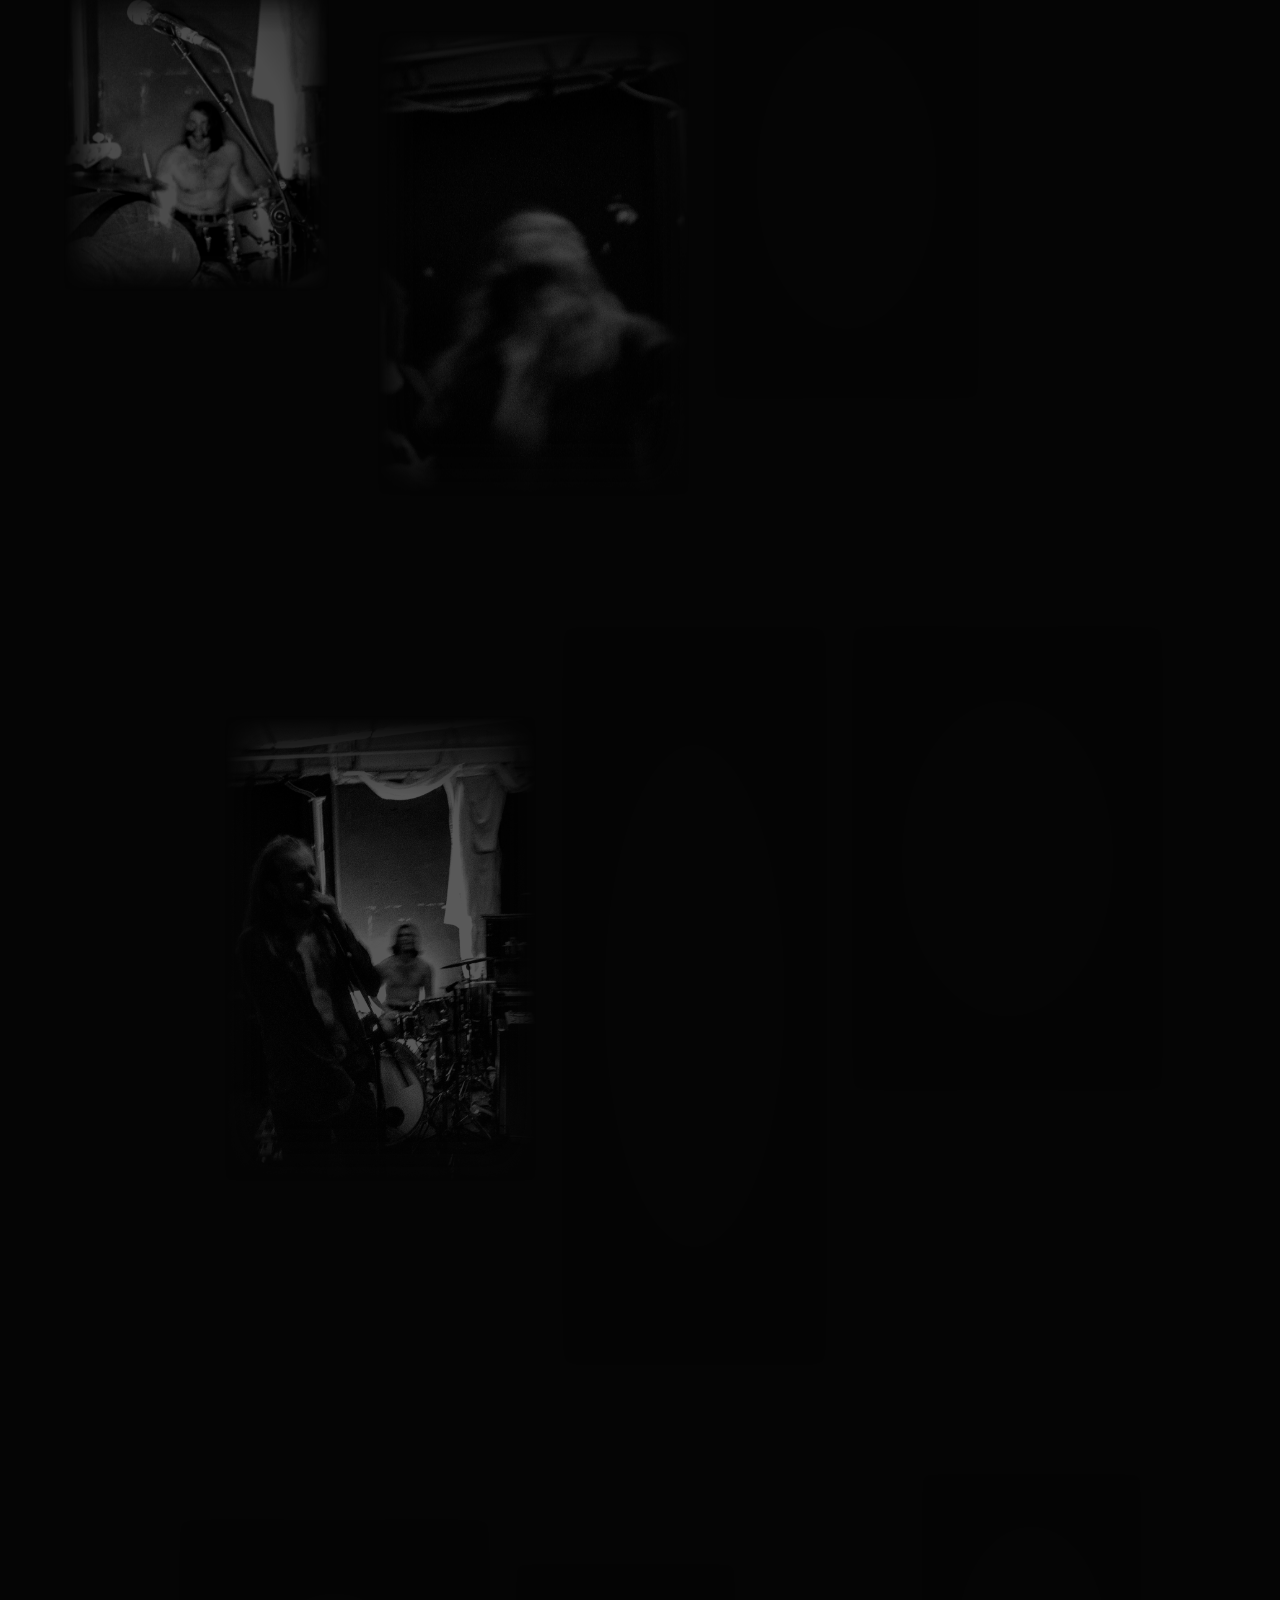
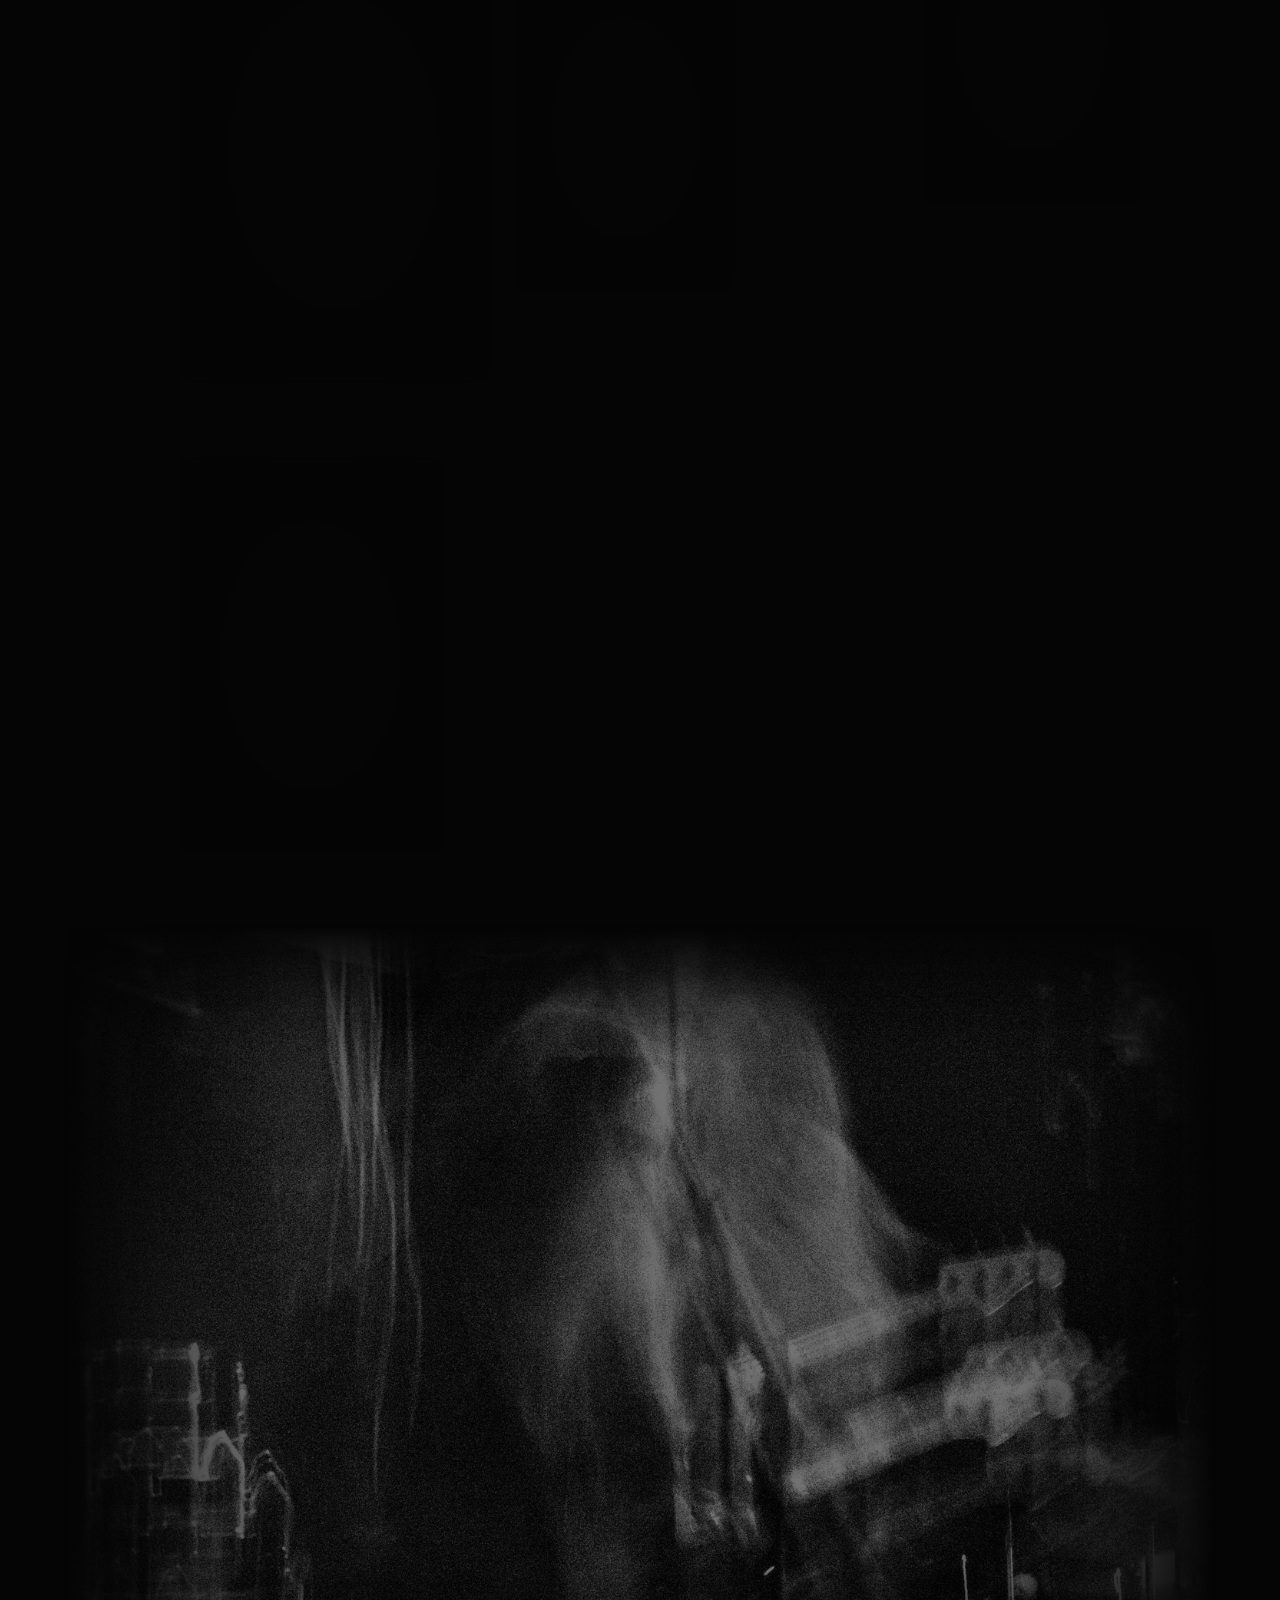
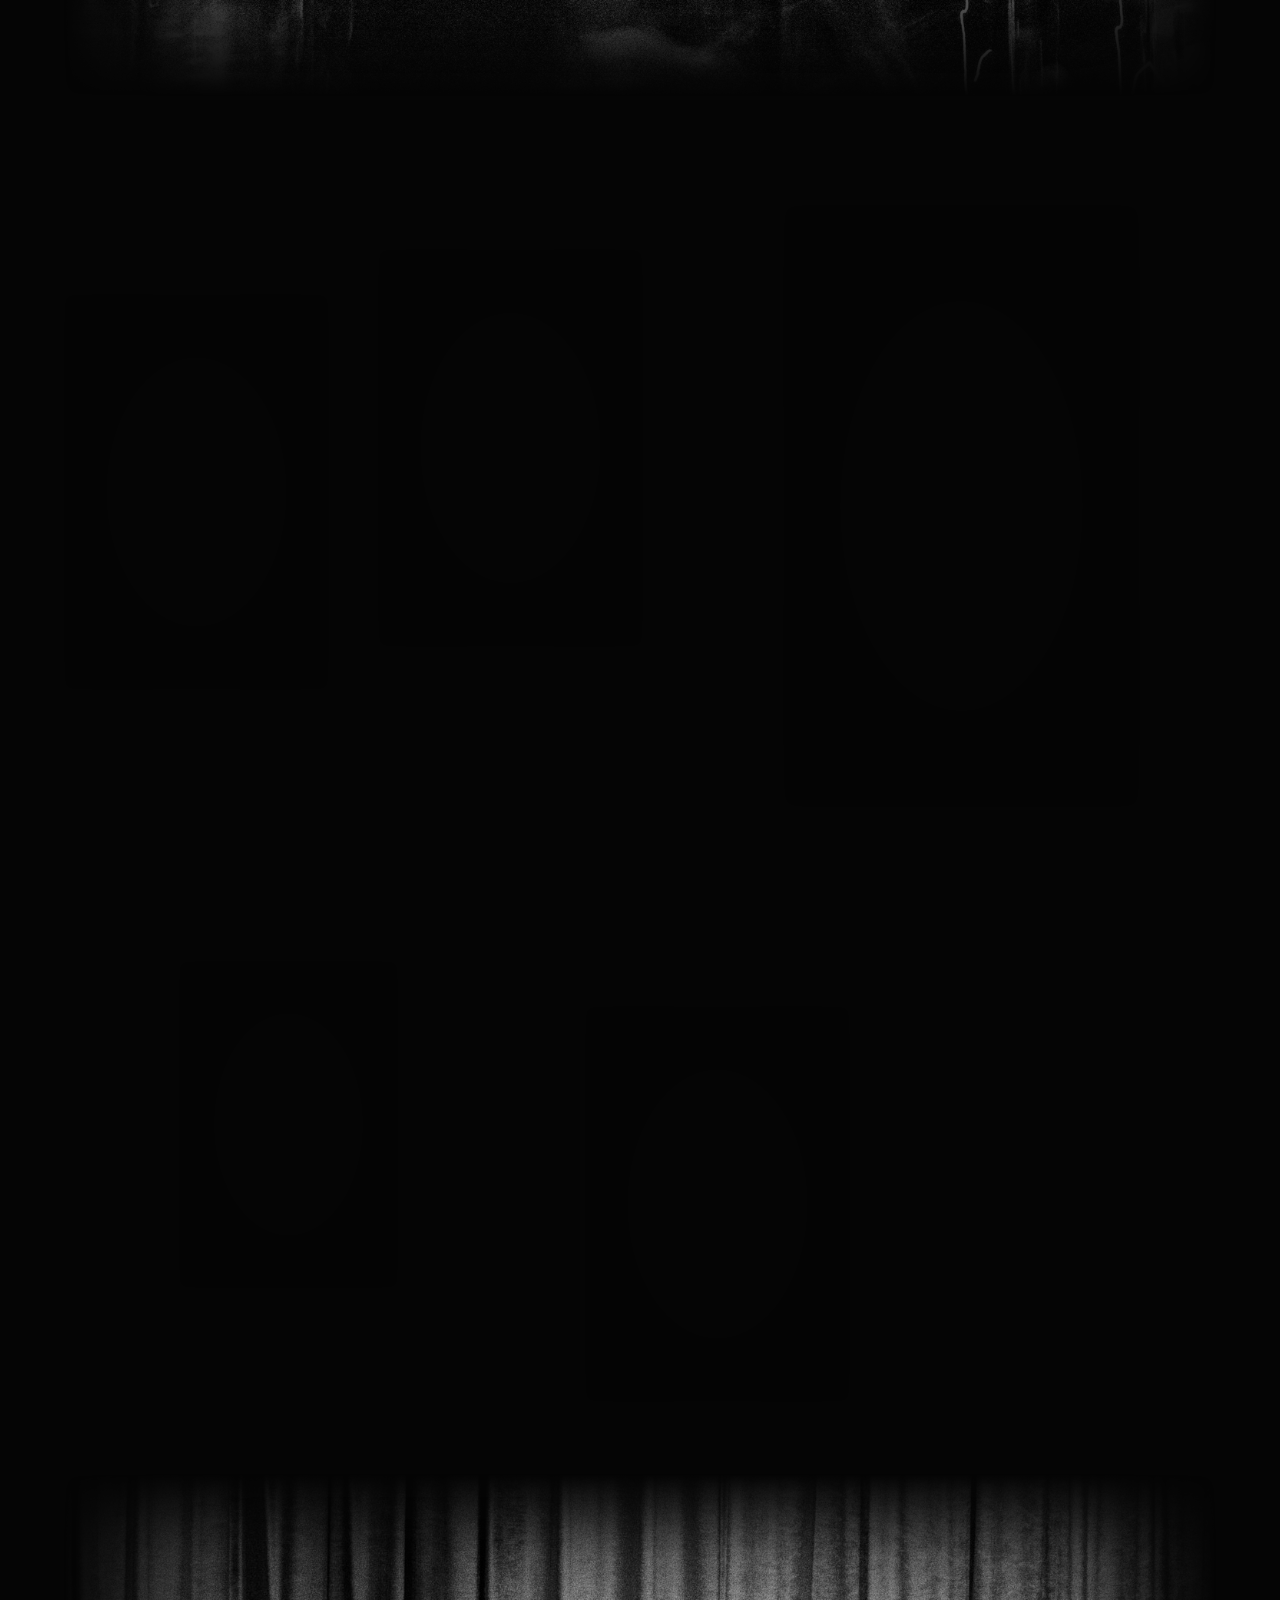
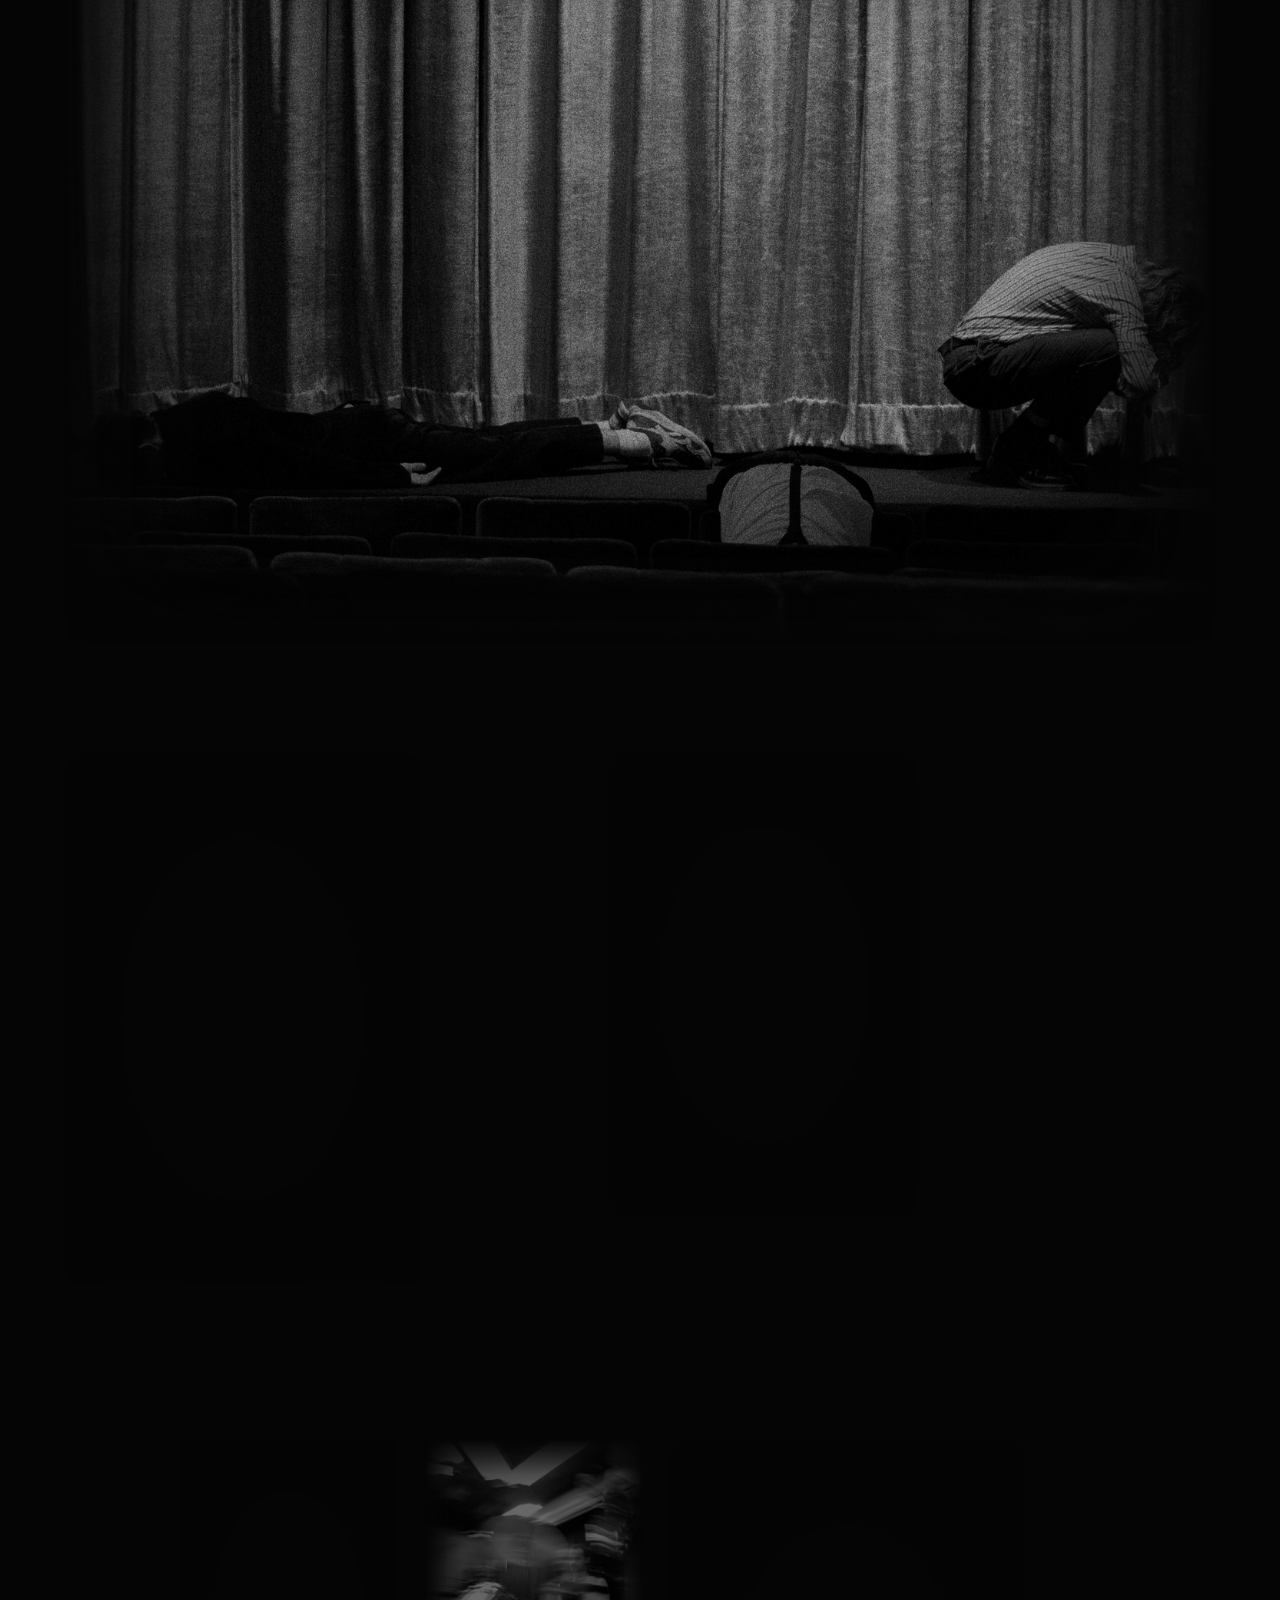
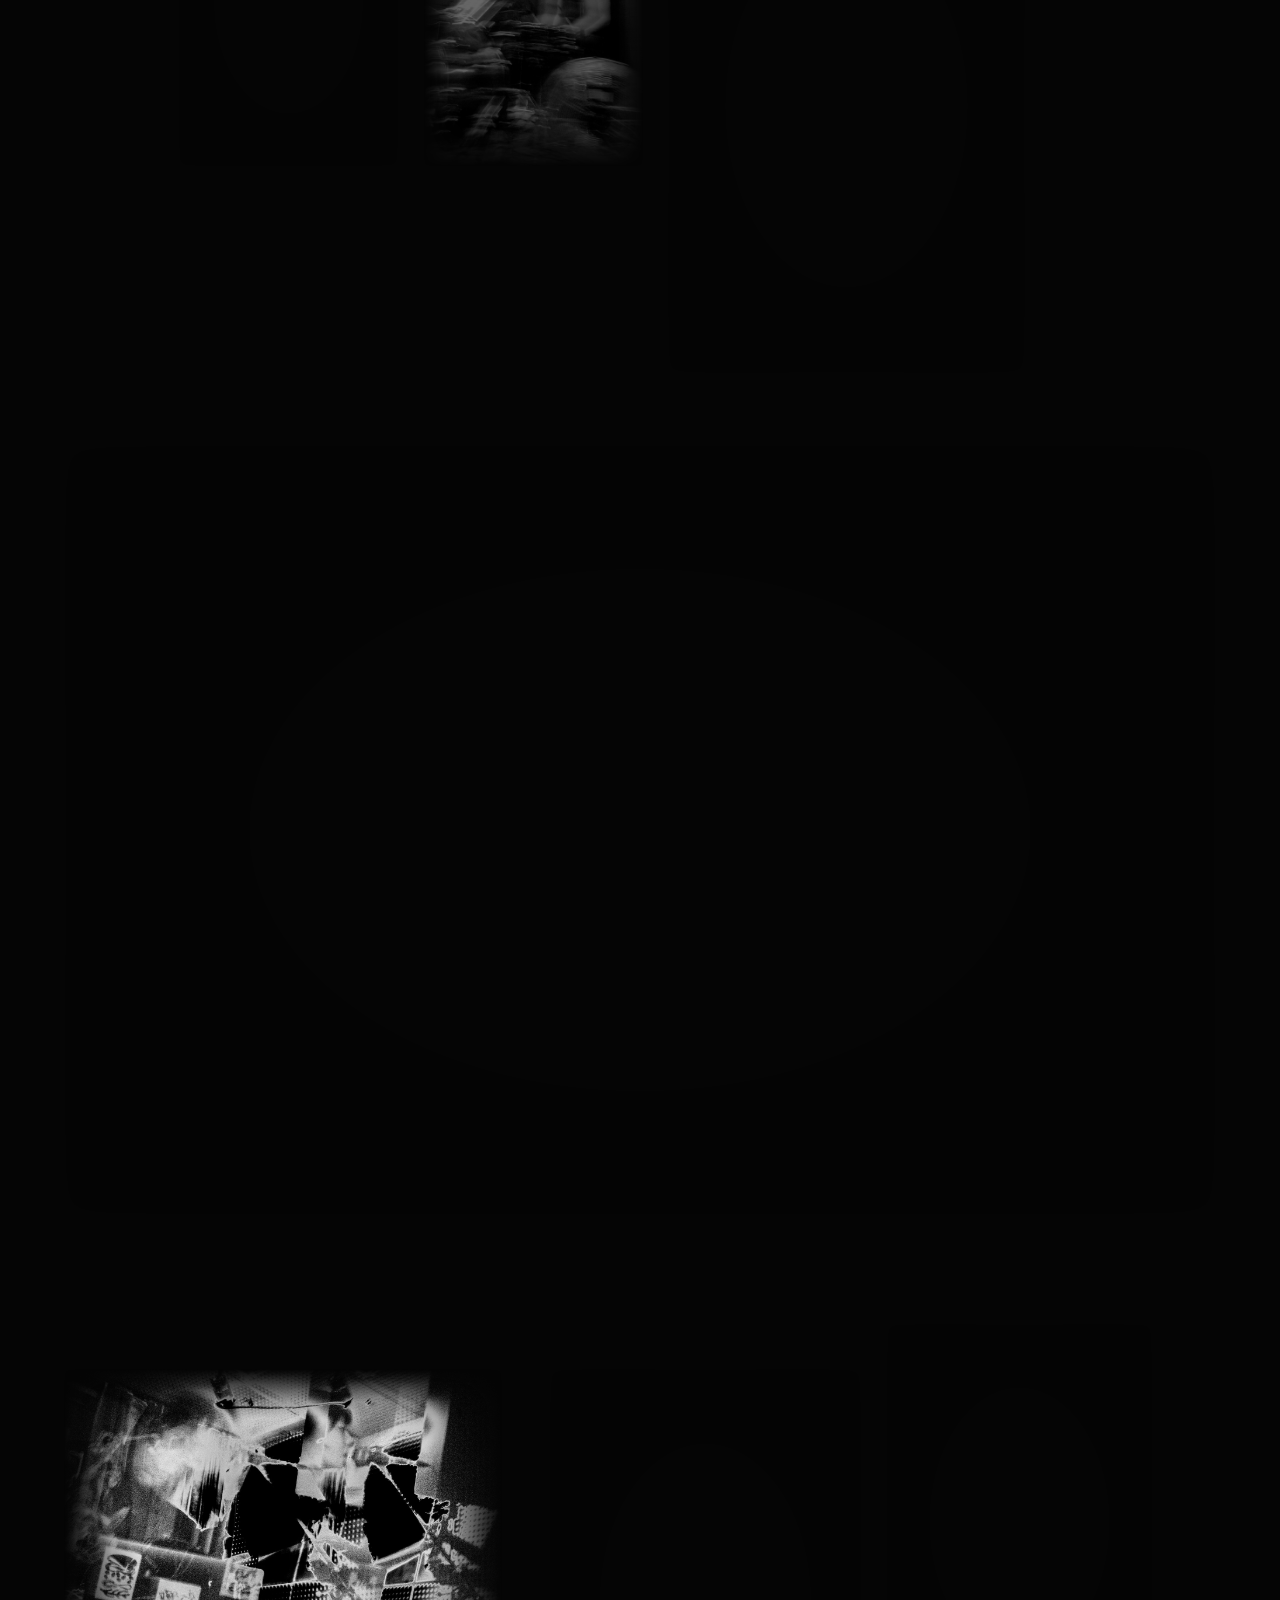
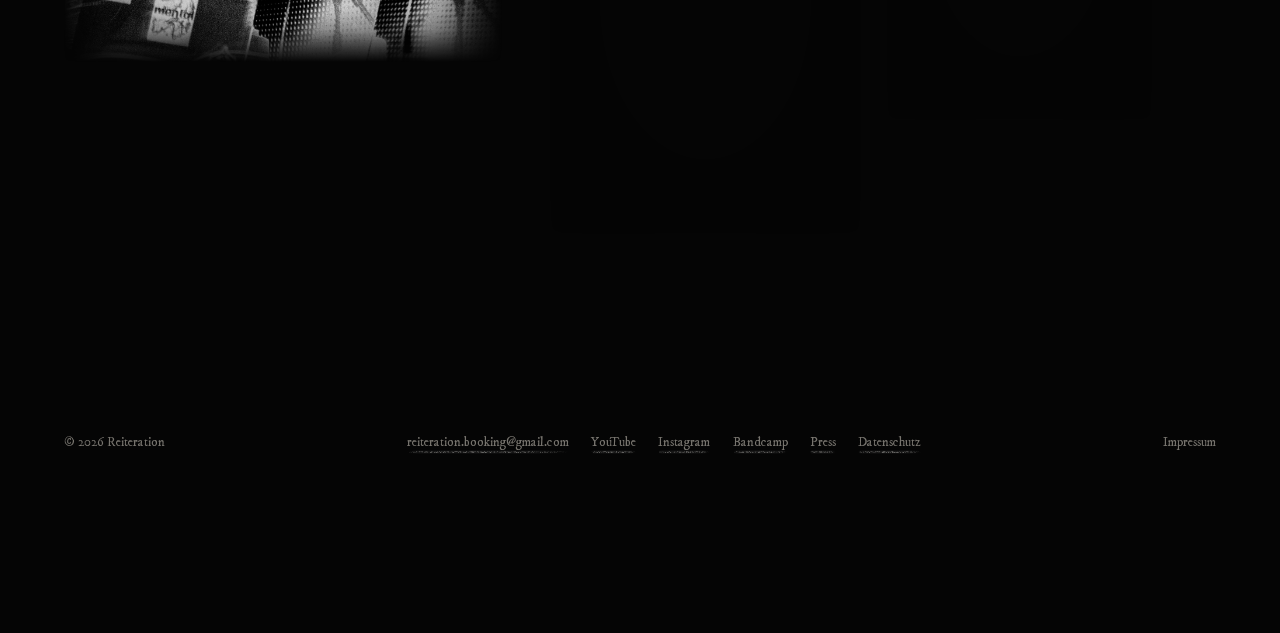
<file: photography/index.html>
<!doctype html>
<html lang="en" data-root="../">
<head>
<meta charset="utf-8">
<meta name="viewport" content="width=device-width, initial-scale=1, viewport-fit=cover">
<title>Band &amp; Live Photography — Reiteration</title>
<meta name="description" content="Band and live photography by Reiteration: black and white, grainy, close to the noise of the room. Shearling, Psychic Primate, Husbandry, Shuudr.">
<meta property="og:type" content="website">
<meta property="og:site_name" content="Reiteration">
<meta property="og:title" content="Band &amp; Live Photography — Reiteration">
<meta property="og:description" content="Band and live photography by Reiteration: black and white, grainy, close to the noise of the room. Shearling, Psychic Primate, Husbandry, Shuudr.">
<meta property="og:url" content="https://reiteration.de/photography/">
<meta property="og:image" content="https://reiteration.de/img/og.jpg">
<meta property="og:image:width" content="1200">
<meta property="og:image:height" content="630">
<meta property="og:image:alt" content="Band &amp; Live Photography — Reiteration">
<meta name="twitter:card" content="summary_large_image">
<link rel="canonical" href="https://reiteration.de/photography/">
<link rel="icon" href="../img/logo.jpg">
<link rel="stylesheet" href="../assets/site.css">
<style>#bg{background-image:url(../img/band/shearling-04.jpg)}
#photos{margin-top:12vh}
</style>
<script src="../assets/site.js" defer></script>
<script src="../assets/organ.js" defer></script>
</head>
<body>
<div id="bg"></div><div class="scan"></div><div class="grain"></div>
<main>
  <header class="hero small">
    <a class="crumb" href="../">← Reiteration</a>
    <div class="brand"><img class="logo" id="eye" src="../img/logo.jpg" alt="Reiteration logo"><div id="eyemsg" role="status" hidden>Stop clicking my eye</div><h1 data-r>Band &amp; Live Photography</h1></div>
    <div class="sub">shearling &nbsp;/&nbsp; psychic primate &nbsp;/&nbsp; husbandry &nbsp;/&nbsp; shuudr &nbsp;/&nbsp; panto parzo</div>
  </header>

  <section class="about" id="band">
        <p>Next to the music I photograph bands and live shows. The pictures are mostly black and white and grainy: blurred movement, hard light, faces half swallowed by the dark, close to the noise of the room.</p>
    <p>If you would like photographs of your band or your next show, write to me: <a class="m" data-u="reiteration.booking" data-d="gmail.com"></a></p>
  </section>

  <section class="gal" id="photos" aria-label="band and live photographs"><figure class="ph"><img alt="Shearling, live" src="../img/band/shearling-01.jpg" width="999" height="1500" loading="lazy" decoding="async" data-cap="Shearling"></figure><figure class="ph"><img alt="Shearling, live" src="../img/band/shearling-02.jpg" width="1003" height="1500" loading="lazy" decoding="async" data-cap="Shearling"></figure><figure class="ph"><img alt="Shearling, live" src="../img/band/shearling-03.jpg" width="1279" height="1500" loading="lazy" decoding="async" data-cap="Shearling"></figure><figure class="ph"><img alt="Shearling, live" src="../img/band/shearling-04.jpg" width="1003" height="1500" loading="lazy" decoding="async" data-cap="Shearling"></figure><figure class="ph"><img alt="Shearling, live" src="../img/band/shearling-05.jpg" width="897" height="1500" loading="lazy" decoding="async" data-cap="Shearling"></figure><figure class="ph"><img alt="Shearling, live" src="../img/band/shearling-06.jpg" width="1003" height="1500" loading="lazy" decoding="async" data-cap="Shearling"></figure><figure class="ph"><img alt="Shearling, live" src="../img/band/shearling-07.jpg" width="537" height="1500" loading="lazy" decoding="async" data-cap="Shearling"></figure><figure class="ph"><img alt="Shearling, live" src="../img/band/shearling-08.jpg" width="1003" height="1500" loading="lazy" decoding="async" data-cap="Shearling"></figure><figure class="ph"><img alt="Shearling, live" src="../img/band/shearling-09.jpg" width="1003" height="1500" loading="lazy" decoding="async" data-cap="Shearling"></figure><figure class="ph"><img alt="Shearling, live" src="../img/band/shearling-10.jpg" width="1003" height="1500" loading="lazy" decoding="async" data-cap="Shearling"></figure><figure class="ph"><img alt="Shearling, live" src="../img/band/shearling-11.jpg" width="999" height="1500" loading="lazy" decoding="async" data-cap="Shearling"></figure><figure class="ph"><img alt="Shearling, live" src="../img/band/shearling-12.jpg" width="999" height="1500" loading="lazy" decoding="async" data-cap="Shearling"></figure><figure class="ph"><img alt="Shearling, live" src="../img/band/shearling_photos_0011.jpg" width="1500" height="1003" loading="lazy" decoding="async" data-cap="Shearling"></figure><figure class="ph"><img alt="Psychic Primate, live" src="../img/band/psychicprimate-01.jpg" width="1003" height="1500" loading="lazy" decoding="async" data-cap="Psychic Primate"></figure><figure class="ph"><img alt="Psychic Primate, live" src="../img/band/psychicprimate-02.jpg" width="999" height="1500" loading="lazy" decoding="async" data-cap="Psychic Primate"></figure><figure class="ph"><img alt="Psychic Primate, live" src="../img/band/psychicprimate-03.jpg" width="789" height="1334" loading="lazy" decoding="async" data-cap="Psychic Primate"></figure><figure class="ph"><img alt="Psychic Primate, live" src="../img/band/psychicprimate-04.jpg" width="1003" height="1500" loading="lazy" decoding="async" data-cap="Psychic Primate"></figure><figure class="ph"><img alt="Psychic Primate, live" src="../img/band/psychicprimate-05.jpg" width="1003" height="1500" loading="lazy" decoding="async" data-cap="Psychic Primate"></figure><figure class="ph"><img alt="Psychic Primate, live" src="../img/band/psychicprimate-06.jpg" width="1500" height="1003" loading="lazy" decoding="async" data-cap="Psychic Primate"></figure><figure class="ph"><img alt="Psychic Primate, live" src="../img/band/psychicprimate.jpg" width="1003" height="1500" loading="lazy" decoding="async" data-cap="Psychic Primate"></figure><figure class="ph"><img alt="Husbandry, live" src="../img/band/husbandry-01.jpg" width="1003" height="1500" loading="lazy" decoding="async" data-cap="Husbandry"></figure><figure class="ph"><img alt="Husbandry, live" src="../img/band/husbandry-02.jpg" width="1003" height="1500" loading="lazy" decoding="async" data-cap="Husbandry"></figure><figure class="ph"><img alt="Husbandry, live" src="../img/band/husbandry-03.jpg" width="1003" height="1500" loading="lazy" decoding="async" data-cap="Husbandry"></figure><figure class="ph"><img alt="Husbandry, live" src="../img/band/husbandry-04.jpg" width="1003" height="1500" loading="lazy" decoding="async" data-cap="Husbandry"></figure><figure class="ph"><img alt="Shuudr, live" src="../img/band/shuudr-01.jpg" width="1500" height="1003" loading="lazy" decoding="async" data-cap="Shuudr"></figure><figure class="ph"><img alt="Shuudr, live" src="../img/band/shuudr-02.jpg" width="1500" height="1003" loading="lazy" decoding="async" data-cap="Shuudr"></figure><figure class="ph"><img alt="Panto Parzo, live" src="../img/web/allpantophotos_0031.jpg" width="1003" height="1500" loading="lazy" decoding="async" data-cap="Panto Parzo"></figure><figure class="ph"><img alt="Laura, live" src="../img/band/laura.jpg" width="1003" height="1500" loading="lazy" decoding="async" data-cap="Laura"></figure></section>

  <footer>
    <span>© 2026 Reiteration</span>
    <span class="fl"><a class="m" data-u="reiteration.booking" data-d="gmail.com"></a><a href="https://www.youtube.com/@Reiteration-t7m" target="_blank" rel="noopener">YouTube</a><a href="https://www.instagram.com/reiteration_n/" target="_blank" rel="noopener">Instagram</a><a href="https://reiteration.bandcamp.com/" target="_blank" rel="noopener">Bandcamp</a><a href="../press/">Press</a><a href="../datenschutz/">Datenschutz</a></span>
    <details class="imp"><summary>Impressum</summary><div>Angaben gemäß § 5 DDG<br>Christoffer Schöne<br>Storkower Straße 221<br>10367 Berlin<br>E-Mail: <a class="m" data-u="reiteration.booking" data-d="gmail.com"></a><noscript>reiteration.booking (at) gmail.com</noscript></div></details>
  </footer>
</main>

<div id="lb" hidden><img id="lbi" alt=""><button id="lbp" aria-label="previous">‹</button><button id="lbn" aria-label="next">›</button><button id="lbx" aria-label="close">×</button><span id="lbt"></span><span id="lbc"></span></div>
<nav id="nav" aria-label="quick links"><a href="../">home</a><a href="#photos">photos</a><a href="#band">contact</a></nav>
<canvas id="trail" aria-hidden="true"></canvas>
</body>
</html>
</file>
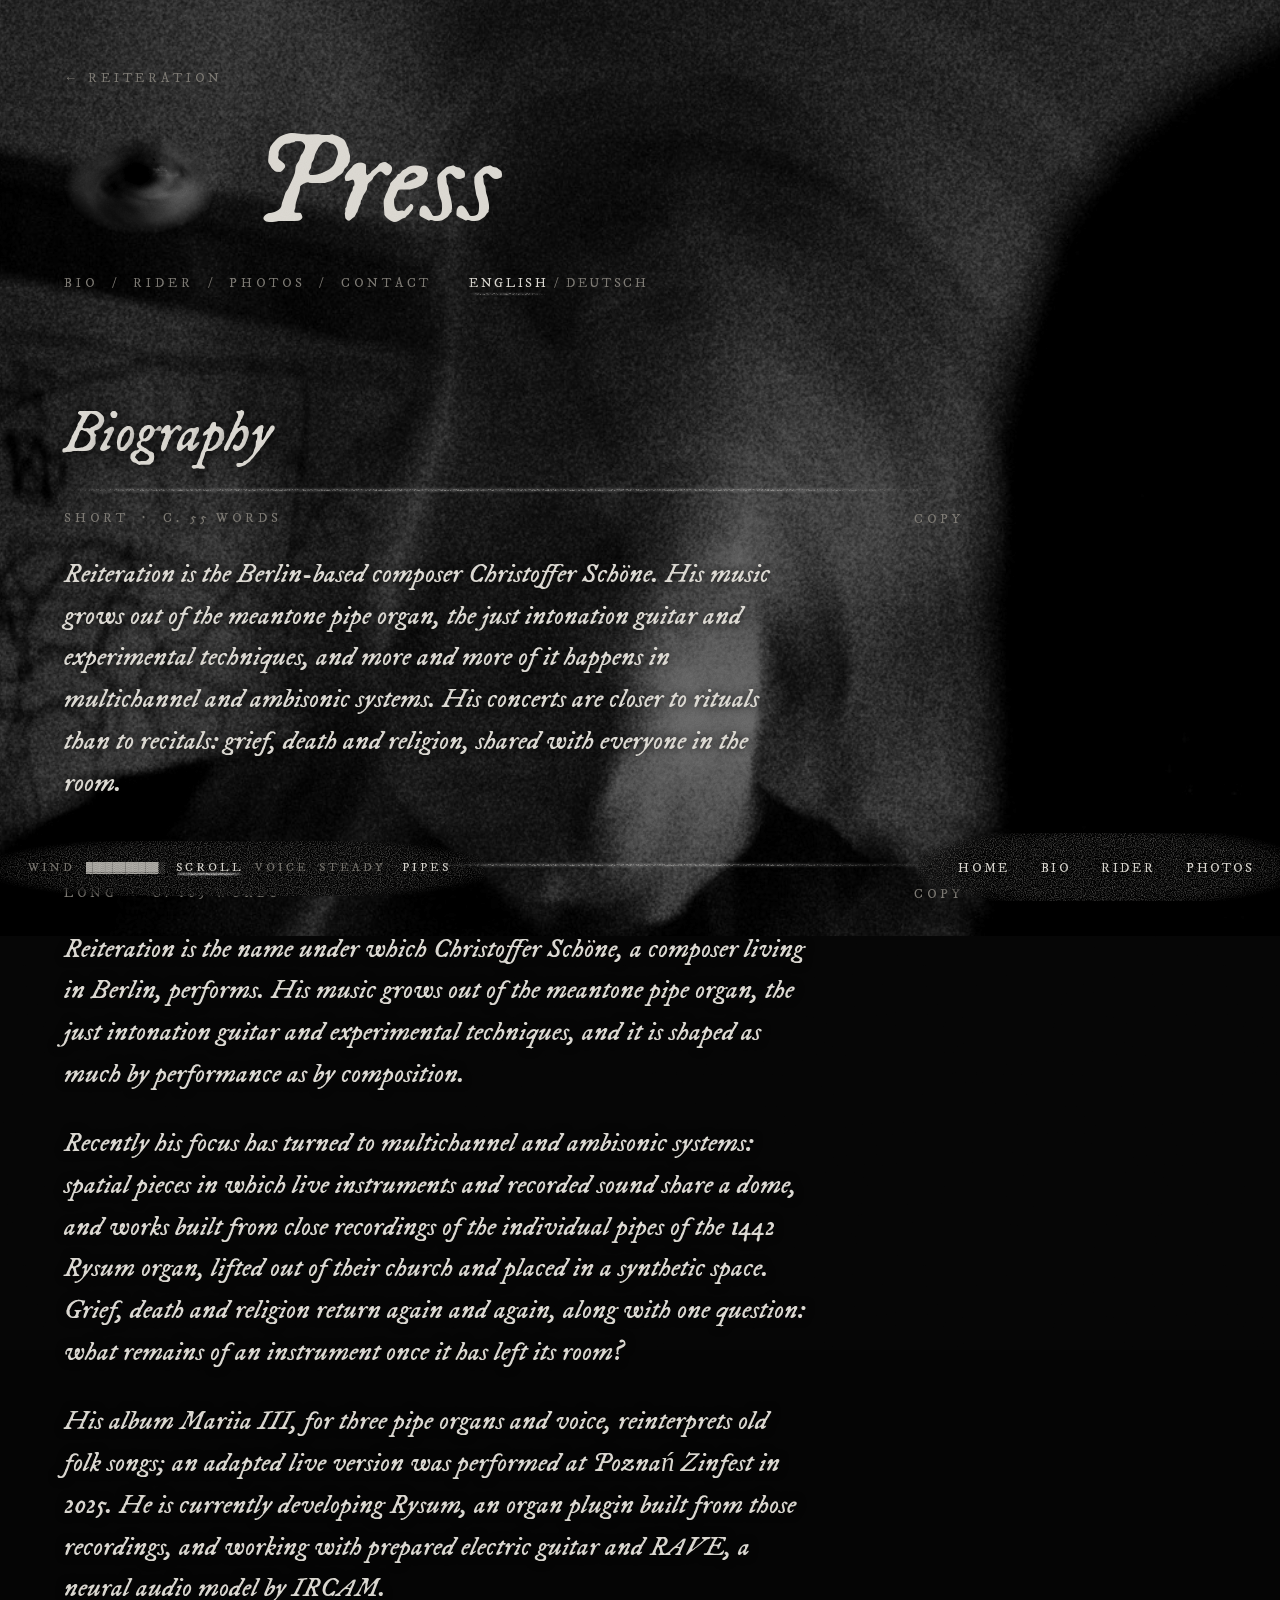
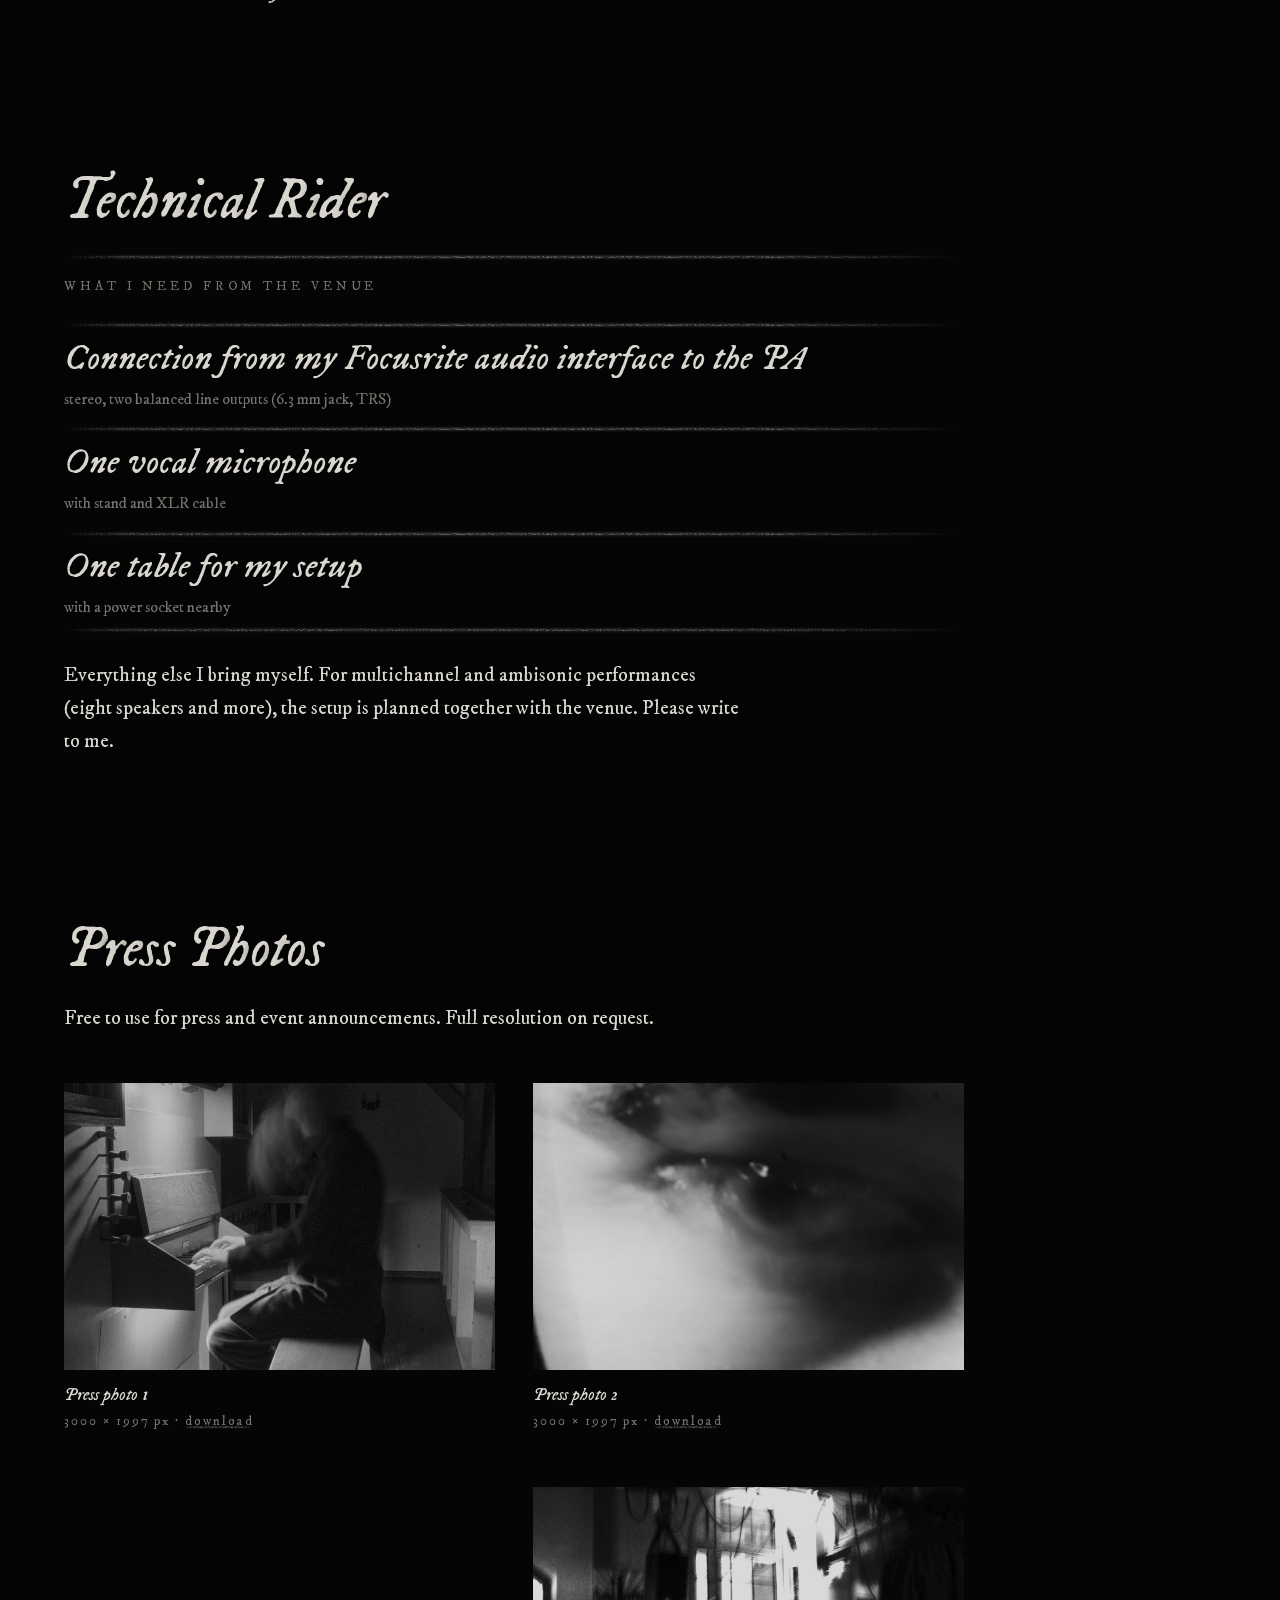
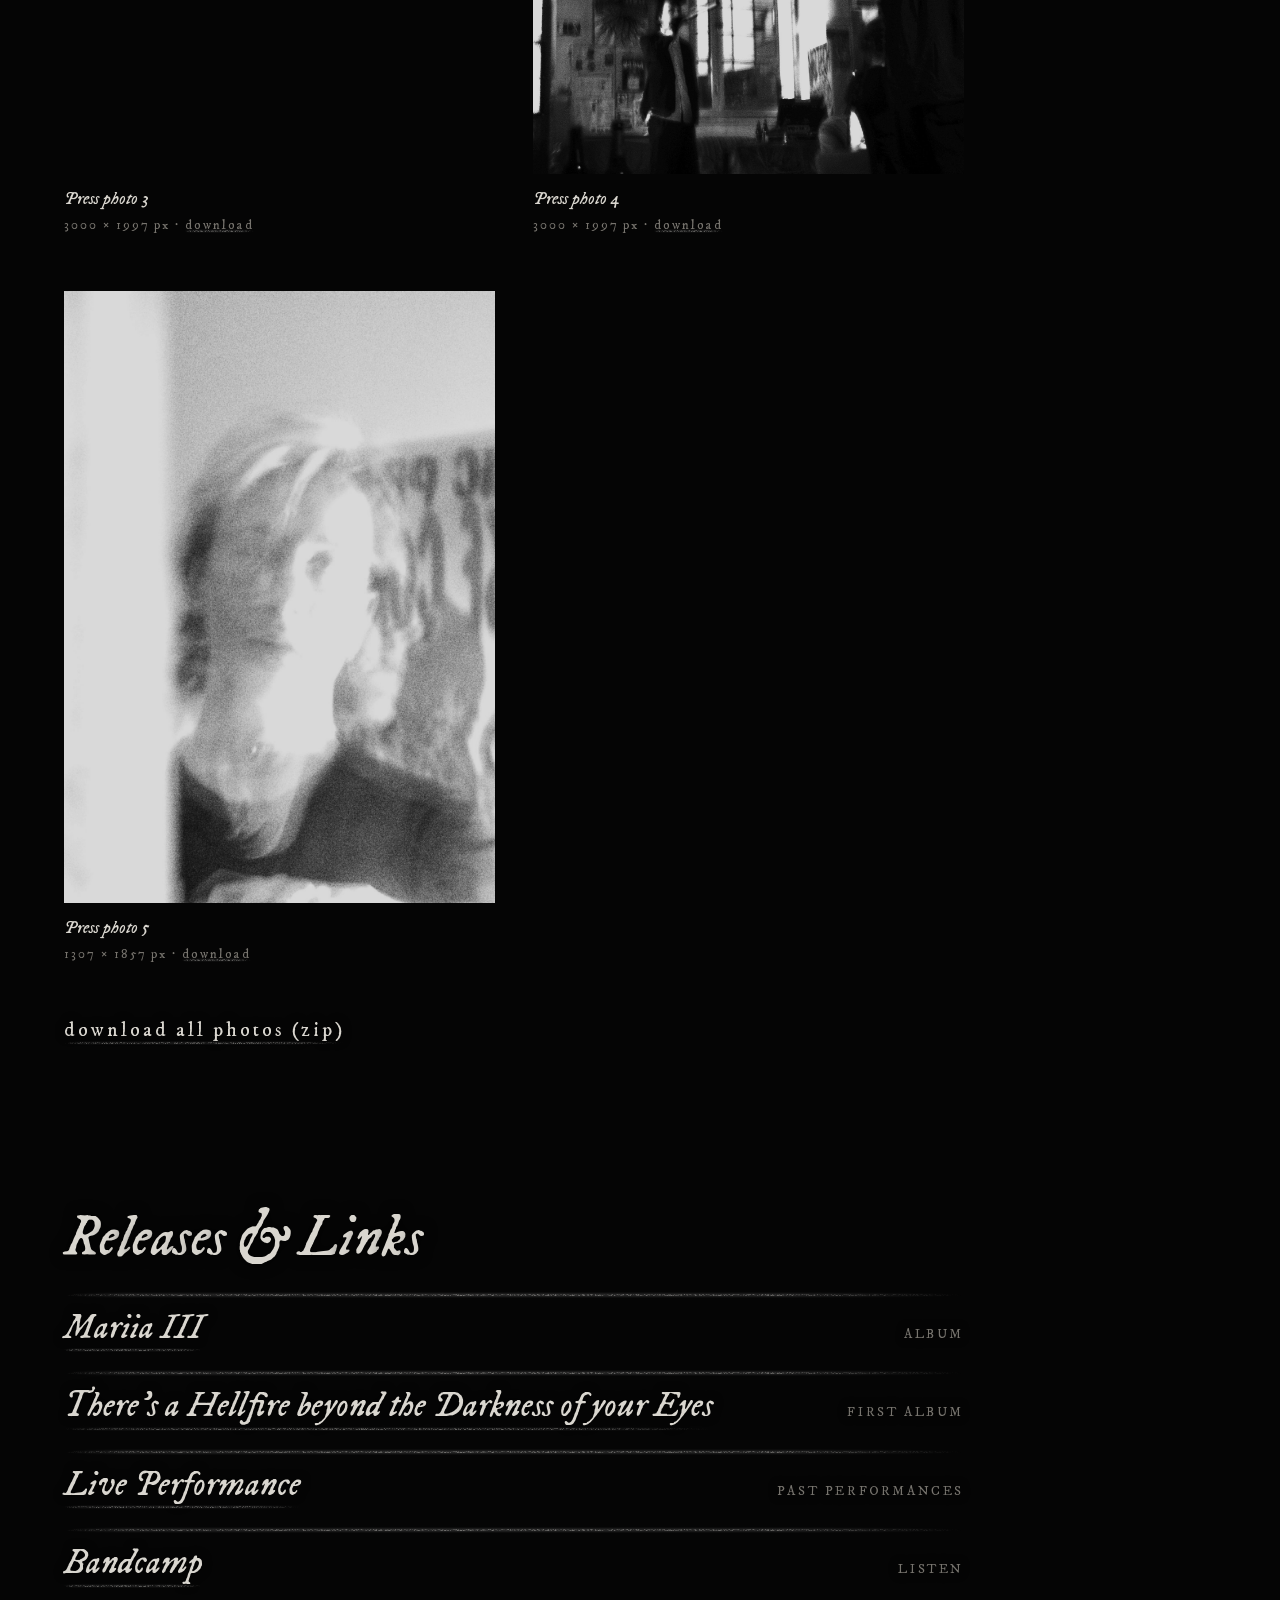
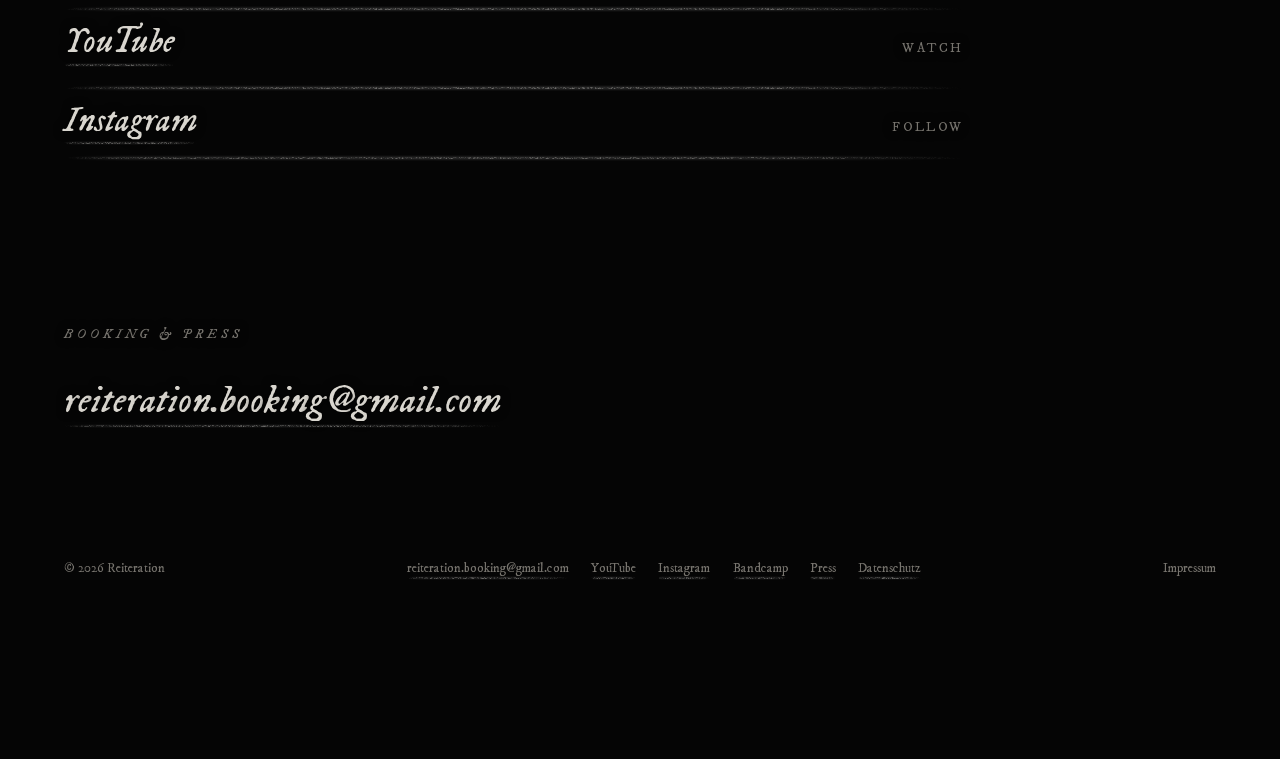
<file: press/index.html>
<!doctype html>
<html lang="en" data-root="../">
<head>
<meta charset="utf-8">
<meta name="viewport" content="width=device-width, initial-scale=1, viewport-fit=cover">
<title>Press — Reiteration</title>
<meta name="description" content="Press kit for Reiteration: biography in English and German, technical rider, press photos and contact.">
<meta property="og:type" content="website">
<meta property="og:site_name" content="Reiteration">
<meta property="og:title" content="Press — Reiteration">
<meta property="og:description" content="Press kit for Reiteration: biography in English and German, technical rider, press photos and contact.">
<meta property="og:url" content="https://reiteration.de/press/">
<meta property="og:image" content="https://reiteration.de/img/og.jpg">
<meta property="og:image:width" content="1200">
<meta property="og:image:height" content="630">
<meta property="og:image:alt" content="Press — Reiteration">
<meta name="twitter:card" content="summary_large_image">
<link rel="canonical" href="https://reiteration.de/press/">
<link rel="icon" href="../img/logo.jpg">
<link rel="stylesheet" href="../assets/site.css">
<style>#bg{background-image:url(../img/web/selfportraits_0008.jpg)}
.pk{max-width:900px}
.pk h2{margin:0 0 1.2rem;font:italic 400 clamp(30px,4.4vw,58px)/1.1 var(--f);letter-spacing:-.01em;text-shadow:0 0 14px #000}
.pk .about{margin-left:0;max-width:62ch}
.blk{background:var(--rule) left top/100% 8px no-repeat;padding-top:1.4rem;margin-bottom:3.5rem}
.blk .lab{display:flex;justify-content:space-between;gap:1rem;flex-wrap:wrap}
.cp{background:none;border:0;padding:0;font:13px var(--f);letter-spacing:.3em;text-transform:uppercase;color:var(--dim);cursor:pointer}
.cp:hover{color:var(--fg)}
.rider{list-style:none;margin:0 0 1.6rem;padding:0;font:italic 400 clamp(22px,2.8vw,36px)/1.3 var(--f);text-shadow:0 0 10px #000}
.rider li{background:var(--rule) left top/100% 8px no-repeat;padding:.9rem 0}.rider li:last-child{background:var(--rule) left top/100% 8px no-repeat,var(--rule2) left bottom/100% 8px no-repeat}
.rider small{display:block;margin-top:.3rem;font:16px/1.5 var(--f);font-style:normal;color:var(--dim)}
.note{max-width:62ch;font-size:clamp(17px,1.6vw,20px);text-shadow:0 0 10px #000}
.pp{display:grid;grid-template-columns:1fr 1fr;gap:6vh 3vw}
.pp .ph{width:100%;margin:0;--fe:6%;overflow:visible;-webkit-mask-image:none;mask-image:none}
.pp .ph img{filter:grayscale(1) brightness(.85)}
.pp .ph[data-col] img{filter:brightness(.85)}
.pp .ph img:hover{filter:grayscale(1) brightness(1.05);transform:none}
.pp .ph[data-col] img:hover{filter:brightness(1.05)}
.pp .ph::after{display:none}
.pp figcaption{margin-top:.8rem;font:italic 400 18px/1.4 var(--f)}
.dl{margin-top:3rem;letter-spacing:.15em}
.pp figcaption span{font-style:normal;font-size:13px;letter-spacing:.15em;color:var(--dim)}
.rel{list-style:none;margin:0;padding:0}
.rel li{background:var(--rule) left top/100% 8px no-repeat;padding:1rem 0;display:flex;justify-content:space-between;gap:.4rem 2rem;flex-wrap:wrap;align-items:baseline;font:italic 400 clamp(22px,2.8vw,34px)/1.25 var(--f);text-shadow:0 0 10px #000}
.rel li:last-child{background:var(--rule) left top/100% 8px no-repeat,var(--rule2) left bottom/100% 8px no-repeat}
.rel small{font:13px var(--f);letter-spacing:.2em;text-transform:uppercase;color:var(--dim)}
@media(max-width:700px){.pp{grid-template-columns:1fr}}
</style>
<script src="../assets/site.js" defer></script>
<script src="../assets/organ.js" defer></script>
</head>
<body>
<div id="bg"></div><div class="scan"></div><div class="grain"></div>
<main>
  <header class="hero small">
    <a class="crumb" href="../">← Reiteration</a>
    <div class="brand"><img class="logo" id="eye" src="../img/logo.jpg" alt="Reiteration logo"><div id="eyemsg" role="status" hidden>Stop clicking my eye</div><h1 data-r>Press</h1></div>
    <div class="sub">bio &nbsp;/&nbsp; rider &nbsp;/&nbsp; photos &nbsp;/&nbsp; contact &nbsp;&nbsp;<span class="lang"><button type="button" data-l="en" aria-pressed="true">english</button> / <button type="button" data-l="de" aria-pressed="false">deutsch</button></span></div>
  </header>

  <section class="pk" id="bio">
    <h2 data-r>Biography</h2>

    <div class="blk">
      <div class="lab"><span>short &nbsp;·&nbsp; c. 55 words</span><button type="button" class="cp">copy</button></div>
      <div class="about bio" lang="en"><p>Reiteration is the Berlin-based composer Christoffer Schöne. His music grows out of the meantone pipe organ, the just intonation guitar and experimental techniques, and more and more of it happens in multichannel and ambisonic systems. His concerts are closer to rituals than to recitals: grief, death and religion, shared with everyone in the room.</p></div>
      <div class="about bio" lang="de" hidden><p>Reiteration ist das Projekt des Berliner Komponisten Christoffer Schöne. Seine Musik wächst aus der mitteltönigen Pfeifenorgel, der rein gestimmten Gitarre und experimentellen Spieltechniken, und sie findet immer öfter in Mehrkanal- und Ambisonics-Systemen statt. Seine Konzerte sind eher Rituale als Vorführungen: Trauer, Tod und Religion, geteilt mit allen im Raum.</p></div>
    </div>

    <div class="blk">
      <div class="lab"><span>long &nbsp;·&nbsp; c. 165 words</span><button type="button" class="cp">copy</button></div>
      <div class="about bio" lang="en">
        <p>Reiteration is the name under which Christoffer Schöne, a composer living in Berlin, performs. His music grows out of the meantone pipe organ, the just intonation guitar and experimental techniques, and it is shaped as much by performance as by composition.</p>
        <p>Recently his focus has turned to multichannel and ambisonic systems: spatial pieces in which live instruments and recorded sound share a dome, and works built from close recordings of the individual pipes of the 1442 Rysum organ, lifted out of their church and placed in a synthetic space. Grief, death and religion return again and again, along with one question: what remains of an instrument once it has left its room?</p>
        <p>His album Mariia III, for three pipe organs and voice, reinterprets old folk songs; an adapted live version was performed at Poznań Zinfest in 2025. He is currently developing Rysum, an organ plugin built from those recordings, and working with prepared electric guitar and RAVE, a neural audio model by IRCAM.</p>
      </div>
      <div class="about bio" lang="de" hidden>
        <p>Reiteration ist der Name, unter dem Christoffer Schöne, ein in Berlin lebender Komponist, auftritt. Seine Musik wächst aus der mitteltönigen Pfeifenorgel, der rein gestimmten Gitarre und experimentellen Spieltechniken, und sie wird von der Performance ebenso geformt wie von der Komposition.</p>
        <p>Zuletzt hat sich sein Fokus auf Mehrkanal- und Ambisonics-Systeme verlagert: räumliche Stücke, in denen Live-Instrumente und aufgenommener Klang sich eine Kuppel teilen, und Arbeiten aus Nahaufnahmen der einzelnen Pfeifen der Rysumer Orgel von 1442, herausgelöst aus ihrer Kirche und in einen synthetischen Raum versetzt. Trauer, Tod und Religion kehren immer wieder, und mit ihnen eine Frage: Was bleibt von einem Instrument, wenn es seinen Raum verlassen hat?</p>
        <p>Sein Album Mariia III für drei Pfeifenorgeln und Stimme interpretiert alte Volkslieder neu; eine adaptierte Live-Fassung war 2025 beim Poznań Zinfest zu hören. Derzeit entwickelt er Rysum, ein Orgel-Plugin aus diesen Aufnahmen, und arbeitet mit präparierter E-Gitarre und RAVE, einem neuronalen Audiomodell des IRCAM.</p>
      </div>
    </div>
  </section>

  <section class="pk" id="rider">
    <h2 data-r>Technical Rider</h2>
    <div class="blk">
      <div class="lab"><span class="bio" lang="en">what I need from the venue</span><span class="bio" lang="de" hidden>was ich vom Veranstaltungsort brauche</span></div>
      <ul class="rider bio" lang="en">
        <li>Connection from my Focusrite audio interface to the PA<small>stereo, two balanced line outputs (6.3 mm jack, TRS)</small></li>
        <li>One vocal microphone<small>with stand and XLR cable</small></li>
        <li>One table for my setup<small>with a power socket nearby</small></li>
      </ul>
      <ul class="rider bio" lang="de" hidden>
        <li>Anschluss meines Focusrite-Audiointerfaces an die PA<small>Stereo, zwei symmetrische Line-Ausgänge (6,3-mm-Klinke, TRS)</small></li>
        <li>Ein Gesangsmikrofon<small>mit Stativ und XLR-Kabel</small></li>
        <li>Ein Tisch für meinen Aufbau<small>mit Steckdose in der Nähe</small></li>
      </ul>
      <p class="note bio" lang="en">Everything else I bring myself. For multichannel and ambisonic performances (eight speakers and more), the setup is planned together with the venue. Please write to me.</p>
      <p class="note bio" lang="de" hidden>Alles andere bringe ich selbst mit. Für Mehrkanal- und Ambisonics-Performances (ab acht Lautsprechern) planen wir den Aufbau gemeinsam. Schreibt mir einfach.</p>
    </div>
  </section>

  <section class="pk" id="photos">
    <h2 data-r>Press Photos</h2>
    <p class="note bio" lang="en">Free to use for press and event announcements. Full resolution on request.</p>
    <p class="note bio" lang="de" hidden>Frei verwendbar für Presse und Veranstaltungsankündigungen. Volle Auflösung auf Anfrage.</p>
    <div class="pp gal" style="margin-top:3rem"><figure class="ph" data-fixed><img alt="Reiteration, press photo 1" src="../img/press/press-1.jpg" width="1500" height="999" loading="lazy" decoding="async" data-cap="Press photo 1"><figcaption>Press photo 1<br><span>3000 × 1997 px · <a href="../img/press/reiteration-press-1.jpg" download>download</a></span></figcaption></figure><figure class="ph" data-fixed><img alt="Reiteration, press photo 2" src="../img/press/press-2.jpg" width="1500" height="999" loading="lazy" decoding="async" data-cap="Press photo 2"><figcaption>Press photo 2<br><span>3000 × 1997 px · <a href="../img/press/reiteration-press-2.jpg" download>download</a></span></figcaption></figure><figure class="ph" data-fixed><img alt="Reiteration, press photo 3" src="../img/press/press-3.jpg" width="1500" height="999" loading="lazy" decoding="async" data-cap="Press photo 3"><figcaption>Press photo 3<br><span>3000 × 1997 px · <a href="../img/press/reiteration-press-3.jpg" download>download</a></span></figcaption></figure><figure class="ph" data-fixed><img alt="Reiteration, press photo 4" src="../img/press/press-4.jpg" width="1500" height="999" loading="lazy" decoding="async" data-cap="Press photo 4"><figcaption>Press photo 4<br><span>3000 × 1997 px · <a href="../img/press/reiteration-press-4.jpg" download>download</a></span></figcaption></figure><figure class="ph" data-fixed><img alt="Reiteration, press photo 5" src="../img/press/press-5.jpg" width="1056" height="1500" loading="lazy" decoding="async" data-cap="Press photo 5"><figcaption>Press photo 5<br><span>1307 × 1857 px · <a href="../img/press/reiteration-press-5.jpg" download>download</a></span></figcaption></figure></div>
    <p class="note dl"><a href="../img/press/reiteration-press-photos.zip" download>download all photos (zip)</a></p>
  </section>

  <section class="pk" id="releases">
    <h2 data-r>Releases &amp; Links</h2>
    <ul class="rel">
      <li><a href="../mariia-iii/">Mariia III</a><small>album</small></li>
      <li><a href="../hellfire/">There's a Hellfire beyond the Darkness of your Eyes</a><small>first album</small></li>
      <li><a href="../live/">Live Performance</a><small>past performances</small></li>
      <li><a href="https://reiteration.bandcamp.com/" target="_blank" rel="noopener">Bandcamp</a><small>listen</small></li>
      <li><a href="https://www.youtube.com/@Reiteration-t7m" target="_blank" rel="noopener">YouTube</a><small>watch</small></li>
      <li><a href="https://www.instagram.com/reiteration_n/" target="_blank" rel="noopener">Instagram</a><small>follow</small></li>
    </ul>
  </section>

  <section class="contact" id="contact">
    <div class="lab">booking &amp; press</div>
    <a class="m" data-u="reiteration.booking" data-d="gmail.com" data-r></a>
  </section>
<script>
/* language switch for the whole page + copy buttons for the bios */
addEventListener("DOMContentLoaded",()=>{const bs=[...document.querySelectorAll(".lang button")],els=[...document.querySelectorAll(".bio")];let cur="en";
  const set=l=>{cur=l;els.forEach(b=>b.hidden=b.lang!==l);bs.forEach(b=>b.setAttribute("aria-pressed",b.dataset.l===l));try{localStorage.setItem("lang",l)}catch(e){}};
  bs.forEach(b=>b.onclick=()=>set(b.dataset.l));let s=null;try{s=localStorage.getItem("lang")}catch(e){}if(s==="de")set("de");
  document.querySelectorAll(".cp").forEach(b=>b.onclick=()=>{const t=b.closest(".blk").querySelector('.bio[lang="'+cur+'"]').innerText.trim();
    const done=()=>{b.textContent=cur==="de"?"kopiert":"copied";setTimeout(()=>b.textContent="copy",1600)};
    if(navigator.clipboard)navigator.clipboard.writeText(t).then(done,()=>{});})});
</script>

  <footer>
    <span>© 2026 Reiteration</span>
    <span class="fl"><a class="m" data-u="reiteration.booking" data-d="gmail.com"></a><a href="https://www.youtube.com/@Reiteration-t7m" target="_blank" rel="noopener">YouTube</a><a href="https://www.instagram.com/reiteration_n/" target="_blank" rel="noopener">Instagram</a><a href="https://reiteration.bandcamp.com/" target="_blank" rel="noopener">Bandcamp</a><a href="../press/">Press</a><a href="../datenschutz/">Datenschutz</a></span>
    <details class="imp"><summary>Impressum</summary><div>Angaben gemäß § 5 DDG<br>Christoffer Schöne<br>Storkower Straße 221<br>10367 Berlin<br>E-Mail: <a class="m" data-u="reiteration.booking" data-d="gmail.com"></a><noscript>reiteration.booking (at) gmail.com</noscript></div></details>
  </footer>
</main>

<div id="lb" hidden><img id="lbi" alt=""><button id="lbp" aria-label="previous">‹</button><button id="lbn" aria-label="next">›</button><button id="lbx" aria-label="close">×</button><span id="lbt"></span><span id="lbc"></span></div>
<nav id="nav" aria-label="quick links"><a href="../">home</a><a href="#bio">bio</a><a href="#rider">rider</a><a href="#photos">photos</a></nav>
<canvas id="trail" aria-hidden="true"></canvas>
</body>
</html>
</file>
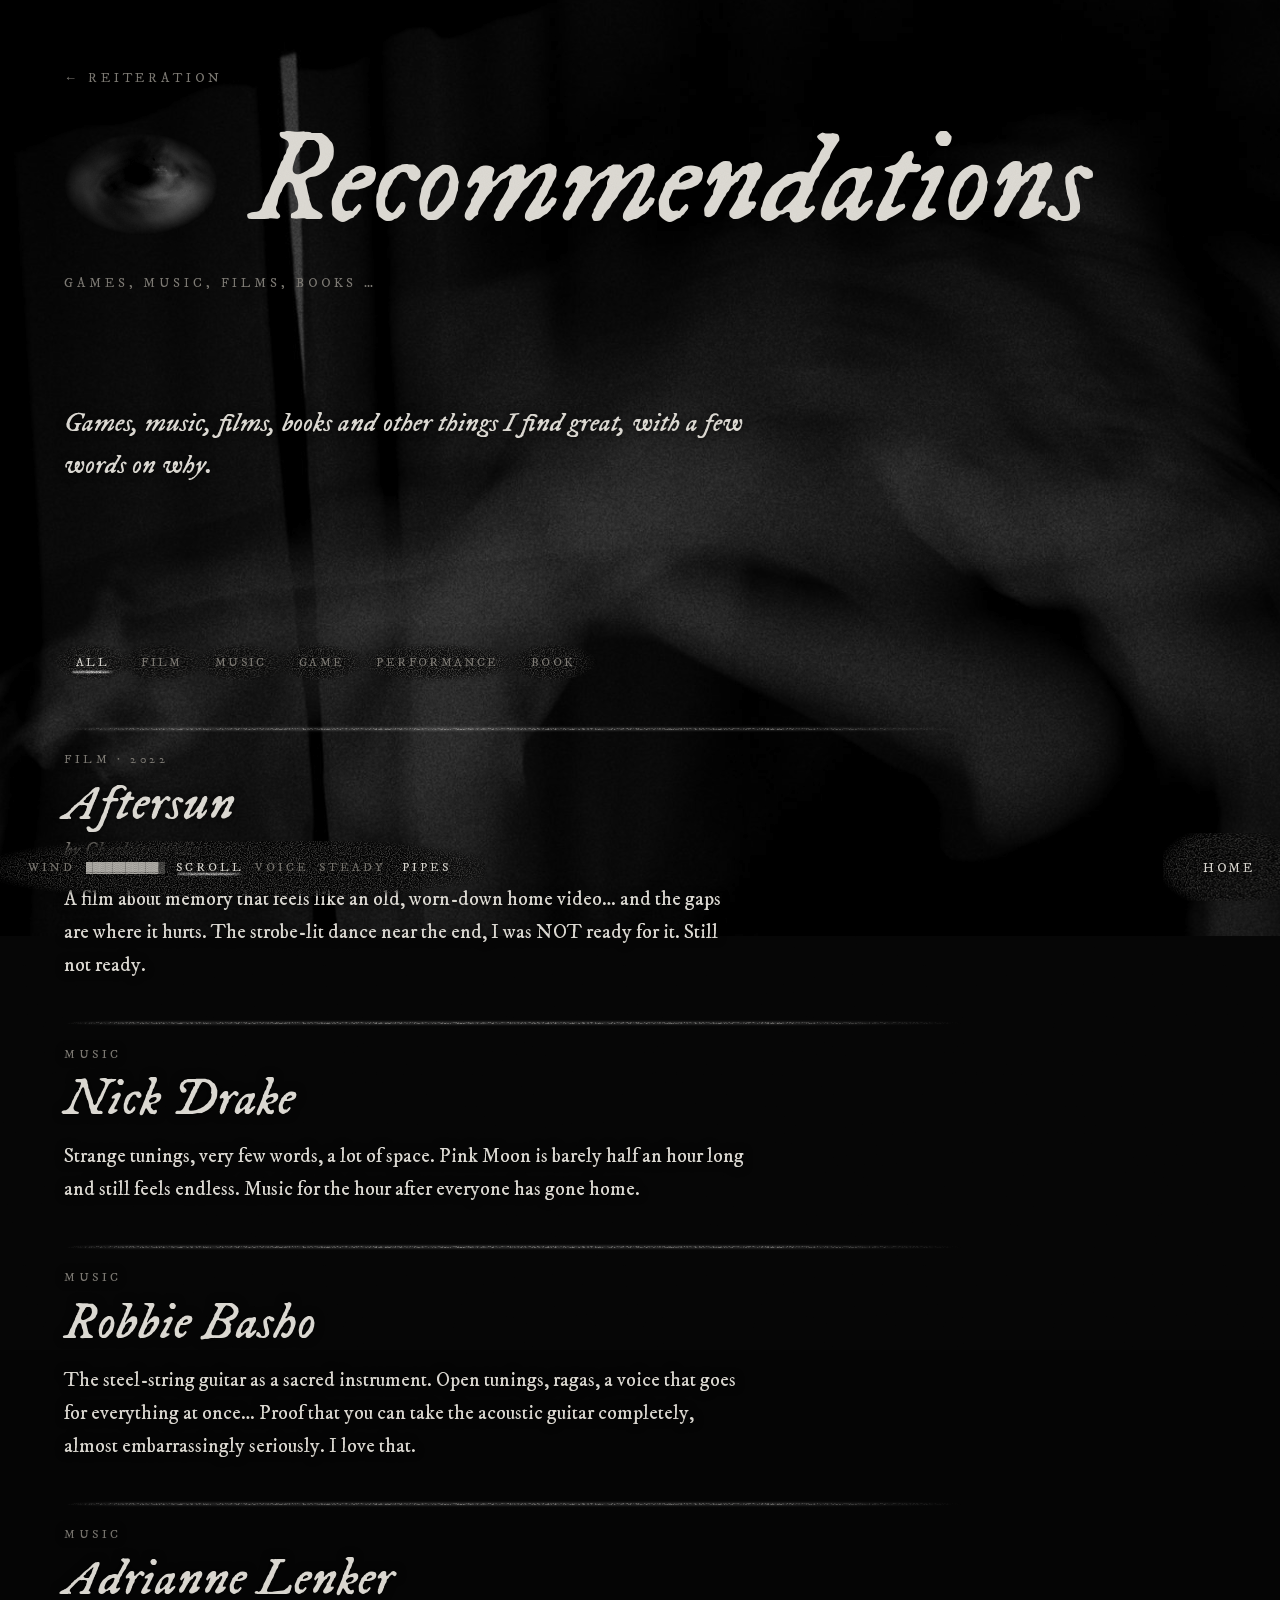
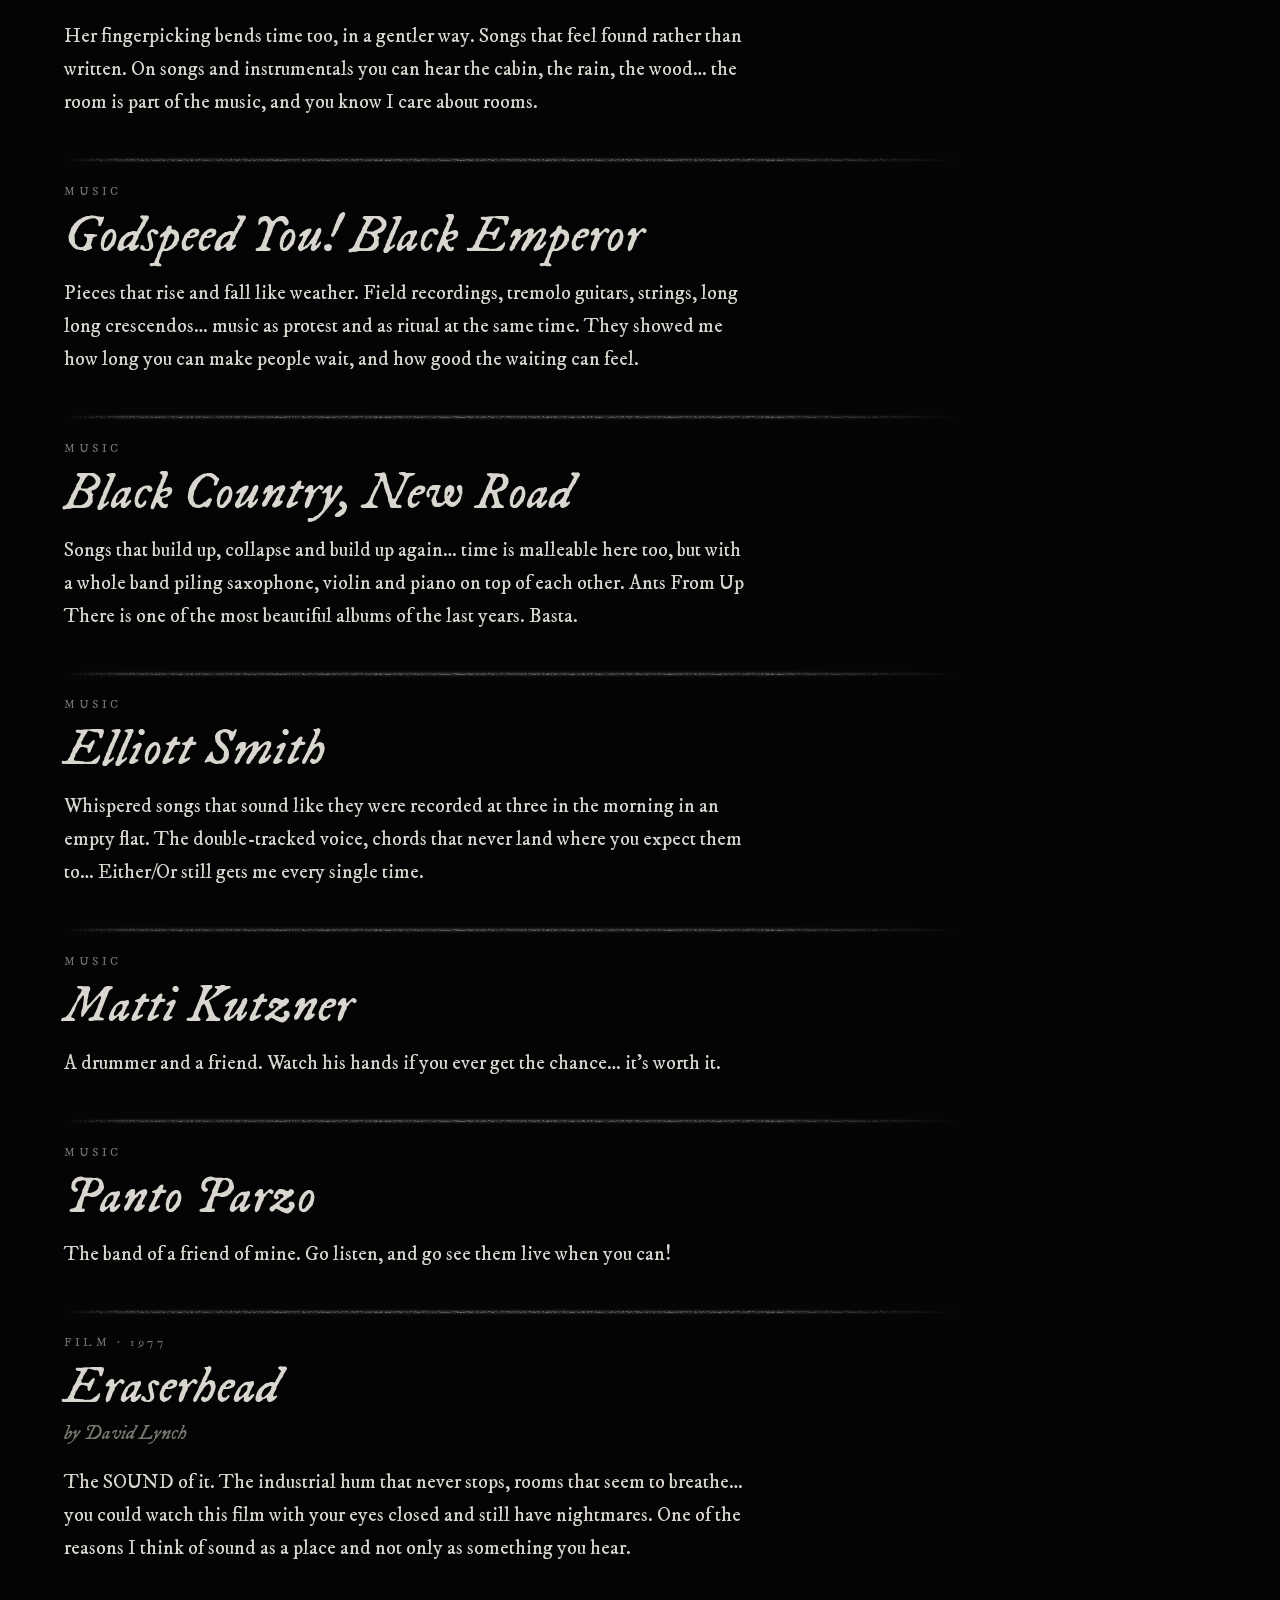
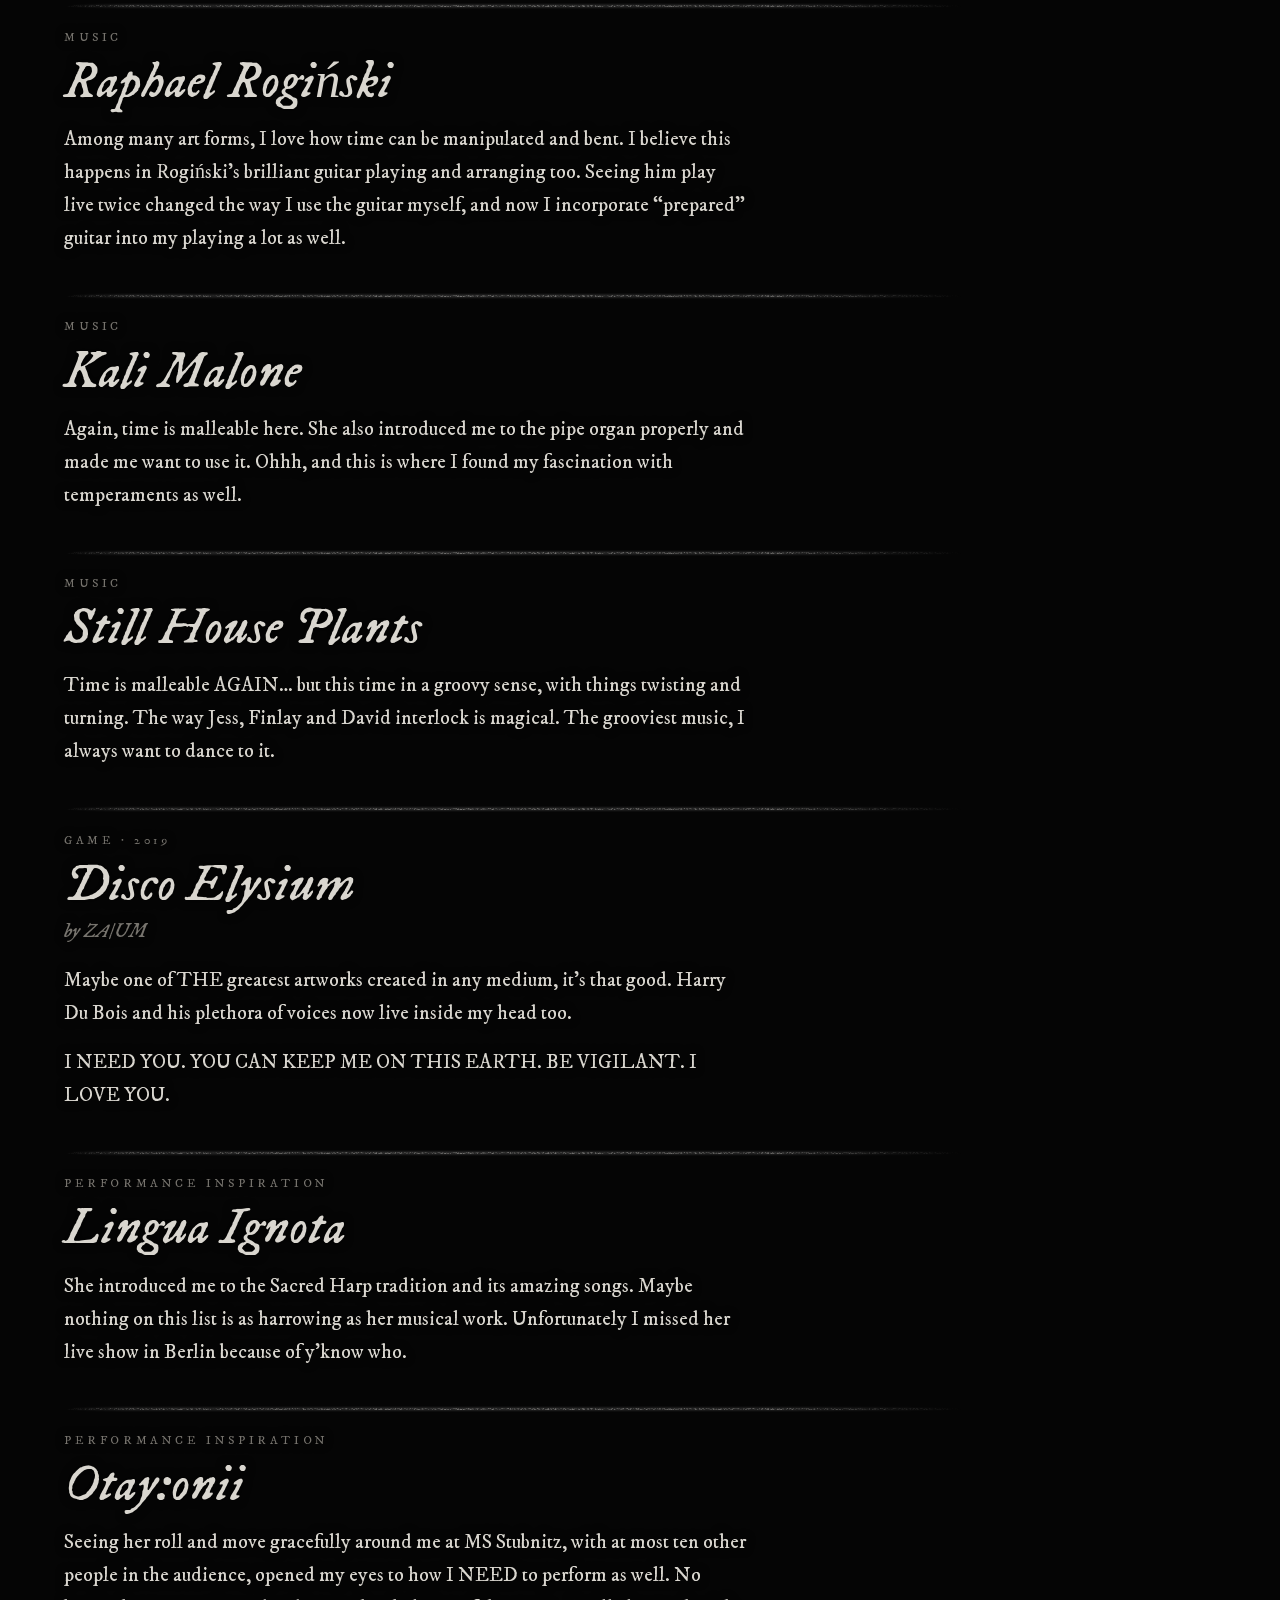
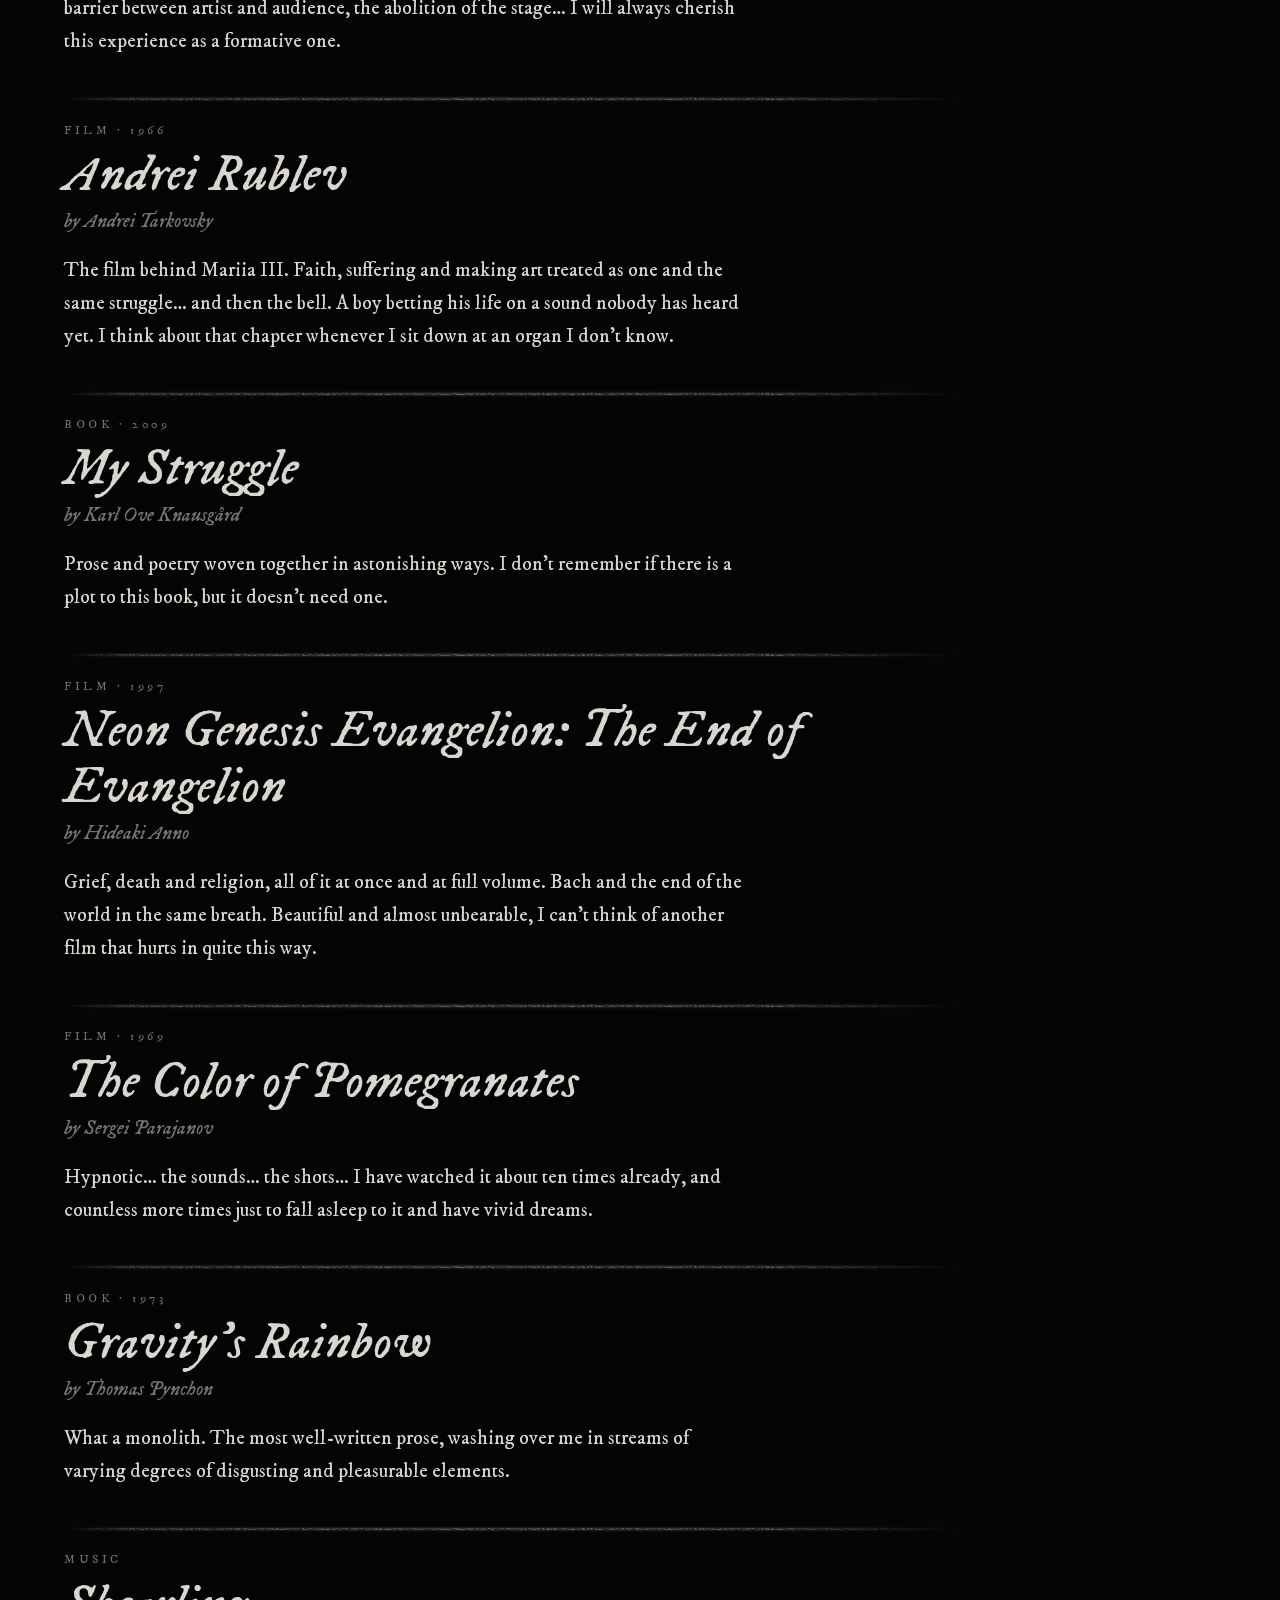
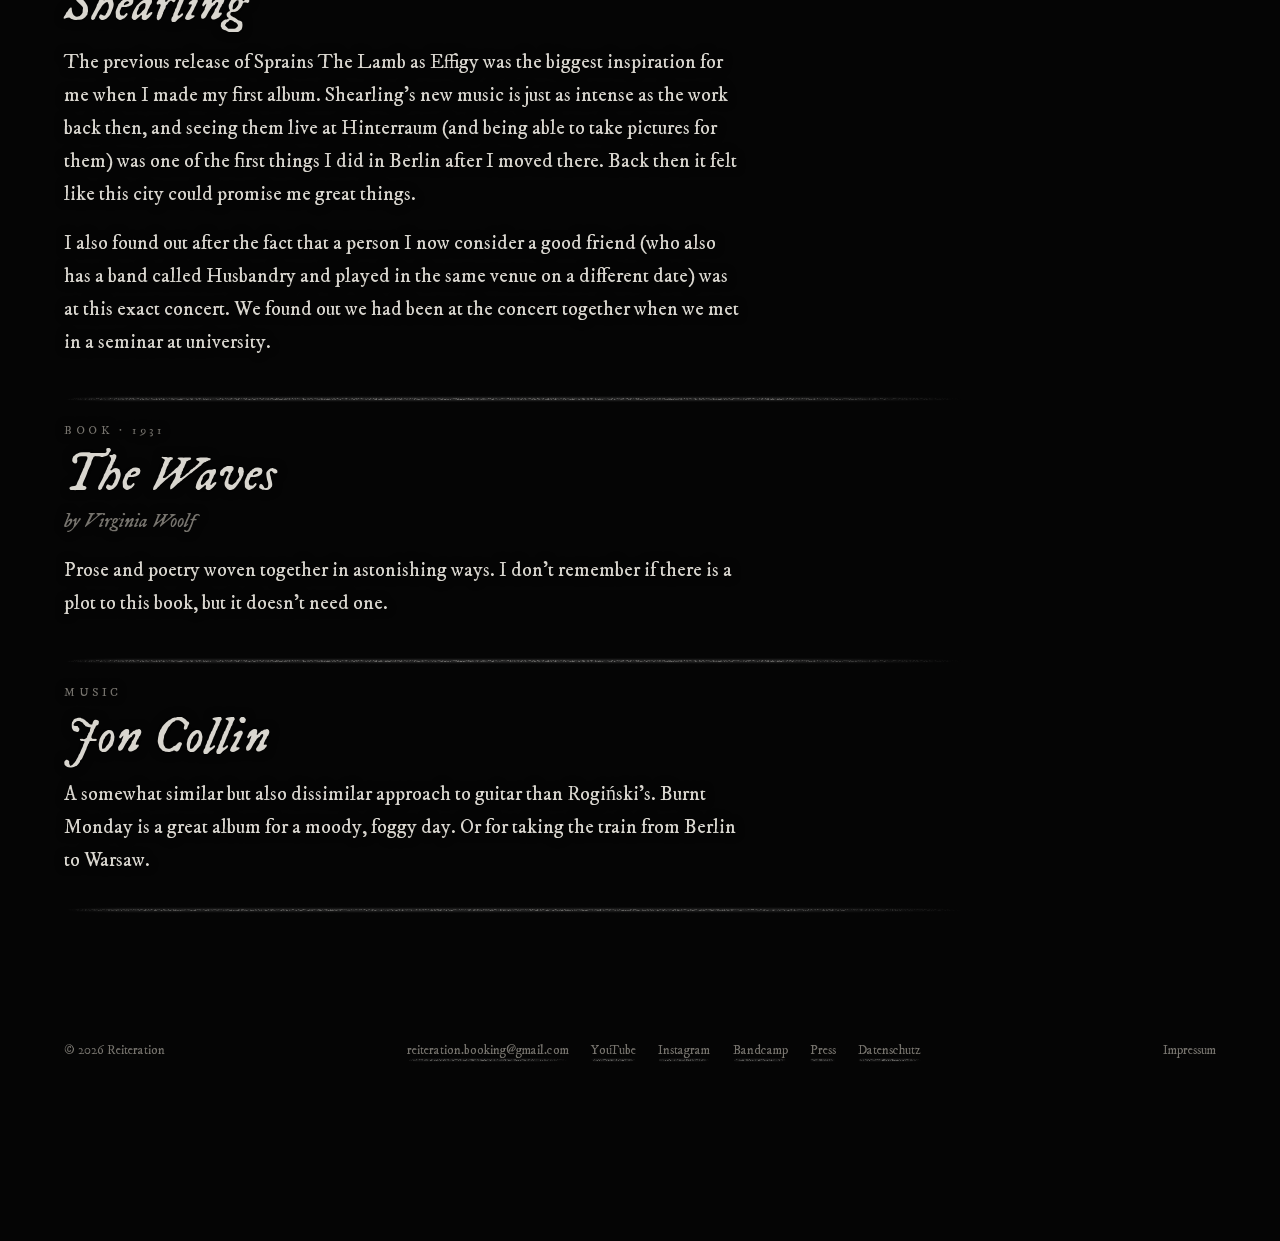
<file: recommendations/index.html>
<!doctype html>
<html lang="en" data-root="../">
<head>
<meta charset="utf-8">
<meta name="viewport" content="width=device-width, initial-scale=1, viewport-fit=cover">
<title>Recommendations — Reiteration</title>
<meta name="description" content="Games, music, videos and other things Reiteration finds great.">
<meta property="og:type" content="website">
<meta property="og:site_name" content="Reiteration">
<meta property="og:title" content="Recommendations — Reiteration">
<meta property="og:description" content="Games, music, videos and other things Reiteration finds great.">
<meta property="og:url" content="https://reiteration.de/recommendations/">
<meta property="og:image" content="https://reiteration.de/img/og.jpg">
<meta property="og:image:width" content="1200">
<meta property="og:image:height" content="630">
<meta property="og:image:alt" content="Recommendations — Reiteration">
<meta name="twitter:card" content="summary_large_image">
<link rel="canonical" href="https://reiteration.de/recommendations/">
<link rel="icon" href="../img/logo.jpg">
<link rel="stylesheet" href="../assets/site.css">
<style>#bg{background-image:url(../img/photo-16.jpg)}
.filt{display:flex;gap:.5rem;flex-wrap:wrap;margin:0 0 3rem}
.filt button{position:relative;isolation:isolate;background:none;color:var(--dim);border:0;font:12px var(--f);letter-spacing:.2em;text-transform:uppercase;padding:.55em 1em;cursor:pointer}
.filt button[aria-pressed=true],.filt button:hover{color:var(--fg)}
.filt button[aria-pressed=true]{text-shadow:0 0 10px rgba(255,255,255,.35)}.filt button[aria-pressed=true]::after{content:"";position:absolute;left:.6em;right:.6em;bottom:.1em;height:6px;background:var(--rule-hi) 0 0/100% 100% no-repeat}
.recs{max-width:900px}
.rec{background:var(--rule) left top/100% 8px no-repeat;padding:1.6rem 0 1.3rem;text-shadow:0 0 10px #000}
.rec:last-child{background:var(--rule) left top/100% 8px no-repeat,var(--rule2) left bottom/100% 8px no-repeat}
.rec[hidden]{display:none}
.rk{color:var(--dim);letter-spacing:.3em;text-transform:uppercase;font-size:12px}
.rec h3{margin:.4rem 0 .1rem;font:italic 400 clamp(28px,4vw,52px)/1.1 var(--f)}
.rec h3 a{background:none}.rec h3 a:hover{background:var(--rule-hi) left bottom/100% 6px no-repeat}
.by{margin:.2rem 0 .4rem;color:var(--dim);font-style:italic}
.rec p{max-width:62ch;margin:0 0 .8em;font-size:clamp(17px,1.6vw,20px)}
.rec h3+p:not(.by){margin-top:.8rem}
.empty{font:italic 400 clamp(22px,2.6vw,32px)/1.4 var(--f);color:var(--dim)}
</style>
<script src="../assets/site.js" defer></script>
<script src="../assets/organ.js" defer></script>
</head>
<body>
<div id="bg"></div><div class="scan"></div><div class="grain"></div>
<main>
  <header class="hero small">
    <a class="crumb" href="../">← Reiteration</a>
    <div class="brand"><img class="logo" id="eye" src="../img/logo.jpg" alt="Reiteration logo"><div id="eyemsg" role="status" hidden>Stop clicking my eye</div><h1 data-r>Recommendations</h1></div>
    <div class="sub">games, music, films, books …</div>
  </header>

  <section class="about left" id="recs">
    <p>Games, music, films, books and other things I find great, with a few words on why.</p>
  </section>

  <section>
    <div class="filt" id="filt" hidden></div>
    <div class="recs" id="list">
<!-- ===== NEUE EMPFEHLUNG: diesen Block kopieren, oben einfügen (neueste zuerst) und ausfüllen =====
      <article class="rec" data-type="game">
        <div class="rk">game · 2019</div>
        <h3><a href="https://link-zur-seite" target="_blank" rel="noopener">Titel</a></h3>
        <p class="by">by Name</p>
        <p>Ein paar Sätze, warum es gut ist.</p>
      </article>
     data-type = Kategorie für die Filter-Knöpfe (z. B. music, game, video, film, book). Link und "by"-Zeile sind optional.
     ============================================================================================== -->
      <article class="rec" data-type="film">
        <div class="rk">film · 2022</div>
        <h3>Aftersun</h3>
        <p class="by">by Charlotte Wells</p>
        <p>A film about memory that feels like an old, worn-down home video… and the gaps are where it hurts. The strobe-lit dance near the end, I was NOT ready for it. Still not ready.</p>
      </article>
      <article class="rec" data-type="music">
        <div class="rk">music</div>
        <h3>Nick Drake</h3>
        <p>Strange tunings, very few words, a lot of space. Pink Moon is barely half an hour long and still feels endless. Music for the hour after everyone has gone home.</p>
      </article>
      <article class="rec" data-type="music">
        <div class="rk">music</div>
        <h3>Robbie Basho</h3>
        <p>The steel-string guitar as a sacred instrument. Open tunings, ragas, a voice that goes for everything at once… Proof that you can take the acoustic guitar completely, almost embarrassingly seriously. I love that.</p>
      </article>
      <article class="rec" data-type="music">
        <div class="rk">music</div>
        <h3>Adrianne Lenker</h3>
        <p>Her fingerpicking bends time too, in a gentler way. Songs that feel found rather than written. On songs and instrumentals you can hear the cabin, the rain, the wood… the room is part of the music, and you know I care about rooms.</p>
      </article>
      <article class="rec" data-type="music">
        <div class="rk">music</div>
        <h3>Godspeed You! Black Emperor</h3>
        <p>Pieces that rise and fall like weather. Field recordings, tremolo guitars, strings, long long crescendos… music as protest and as ritual at the same time. They showed me how long you can make people wait, and how good the waiting can feel.</p>
      </article>
      <article class="rec" data-type="music">
        <div class="rk">music</div>
        <h3>Black Country, New Road</h3>
        <p>Songs that build up, collapse and build up again… time is malleable here too, but with a whole band piling saxophone, violin and piano on top of each other. Ants From Up There is one of the most beautiful albums of the last years. Basta.</p>
      </article>
      <article class="rec" data-type="music">
        <div class="rk">music</div>
        <h3>Elliott Smith</h3>
        <p>Whispered songs that sound like they were recorded at three in the morning in an empty flat. The double-tracked voice, chords that never land where you expect them to… Either/Or still gets me every single time.</p>
      </article>
      <article class="rec" data-type="music">
        <div class="rk">music</div>
        <h3>Matti Kutzner</h3>
        <p>A drummer and a friend. Watch his hands if you ever get the chance… it's worth it.</p>
      </article>
      <article class="rec" data-type="music">
        <div class="rk">music</div>
        <h3>Panto Parzo</h3>
        <p>The band of a friend of mine. Go listen, and go see them live when you can!</p>
      </article>
      <article class="rec" data-type="film">
        <div class="rk">film · 1977</div>
        <h3>Eraserhead</h3>
        <p class="by">by David Lynch</p>
        <p>The SOUND of it. The industrial hum that never stops, rooms that seem to breathe… you could watch this film with your eyes closed and still have nightmares. One of the reasons I think of sound as a place and not only as something you hear.</p>
      </article>
      <article class="rec" data-type="music">
        <div class="rk">music</div>
        <h3>Raphael Rogiński</h3>
        <p>Among many art forms, I love how time can be manipulated and bent. I believe this happens in Rogiński's brilliant guitar playing and arranging too. Seeing him play live twice changed the way I use the guitar myself, and now I incorporate “prepared” guitar into my playing a lot as well.</p>
      </article>
      <article class="rec" data-type="music">
        <div class="rk">music</div>
        <h3>Kali Malone</h3>
        <p>Again, time is malleable here. She also introduced me to the pipe organ properly and made me want to use it. Ohhh, and this is where I found my fascination with temperaments as well.</p>
      </article>
      <article class="rec" data-type="music">
        <div class="rk">music</div>
        <h3>Still House Plants</h3>
        <p>Time is malleable AGAIN… but this time in a groovy sense, with things twisting and turning. The way Jess, Finlay and David interlock is magical. The grooviest music, I always want to dance to it.</p>
      </article>
      <article class="rec" data-type="game">
        <div class="rk">game · 2019</div>
        <h3>Disco Elysium</h3>
        <p class="by">by ZA/UM</p>
        <p>Maybe one of THE greatest artworks created in any medium, it's that good. Harry Du Bois and his plethora of voices now live inside my head too.</p>
        <p>I NEED YOU. YOU CAN KEEP ME ON THIS EARTH. BE VIGILANT. I LOVE YOU.</p>
      </article>
      <article class="rec" data-type="performance">
        <div class="rk">performance inspiration</div>
        <h3>Lingua Ignota</h3>
        <p>She introduced me to the Sacred Harp tradition and its amazing songs. Maybe nothing on this list is as harrowing as her musical work. Unfortunately I missed her live show in Berlin because of y’know who.</p>
      </article>
      <article class="rec" data-type="performance">
        <div class="rk">performance inspiration</div>
        <h3>Otay:onii</h3>
        <p>Seeing her roll and move gracefully around me at MS Stubnitz, with at most ten other people in the audience, opened my eyes to how I NEED to perform as well. No barrier between artist and audience, the abolition of the stage… I will always cherish this experience as a formative one.</p>
      </article>
      <article class="rec" data-type="film">
        <div class="rk">film · 1966</div>
        <h3>Andrei Rublev</h3>
        <p class="by">by Andrei Tarkovsky</p>
        <p>The film behind Mariia III. Faith, suffering and making art treated as one and the same struggle… and then the bell. A boy betting his life on a sound nobody has heard yet. I think about that chapter whenever I sit down at an organ I don't know.</p>
      </article>
      <article class="rec" data-type="book">
        <div class="rk">book · 2009</div>
        <h3>My Struggle</h3>
        <p class="by">by Karl Ove Knausgård</p>
        <p>Prose and poetry woven together in astonishing ways. I don't remember if there is a plot to this book, but it doesn't need one.</p>
      </article>
      <article class="rec" data-type="film">
        <div class="rk">film · 1997</div>
        <h3>Neon Genesis Evangelion: The End of Evangelion</h3>
        <p class="by">by Hideaki Anno</p>
        <p>Grief, death and religion, all of it at once and at full volume. Bach and the end of the world in the same breath. Beautiful and almost unbearable, I can't think of another film that hurts in quite this way.</p>
      </article>
      <article class="rec" data-type="film">
        <div class="rk">film · 1969</div>
        <h3>The Color of Pomegranates</h3>
        <p class="by">by Sergei Parajanov</p>
        <p>Hypnotic… the sounds… the shots… I have watched it about ten times already, and countless more times just to fall asleep to it and have vivid dreams.</p>
      </article>
      <article class="rec" data-type="book">
        <div class="rk">book · 1973</div>
        <h3>Gravity's Rainbow</h3>
        <p class="by">by Thomas Pynchon</p>
        <p>What a monolith. The most well-written prose, washing over me in streams of varying degrees of disgusting and pleasurable elements.</p>
      </article>
      <article class="rec" data-type="music">
        <div class="rk">music</div>
        <h3>Shearling</h3>
        <p>The previous release of Sprains The Lamb as Effigy was the biggest inspiration for me when I made my first album. Shearling's new music is just as intense as the work back then, and seeing them live at Hinterraum (and being able to take pictures for them) was one of the first things I did in Berlin after I moved there. Back then it felt like this city could promise me great things.</p>
        <p>I also found out after the fact that a person I now consider a good friend (who also has a band called Husbandry and played in the same venue on a different date) was at this exact concert. We found out we had been at the concert together when we met in a seminar at university.</p>
      </article>
      <article class="rec" data-type="book">
        <div class="rk">book · 1931</div>
        <h3>The Waves</h3>
        <p class="by">by Virginia Woolf</p>
        <p>Prose and poetry woven together in astonishing ways. I don't remember if there is a plot to this book, but it doesn't need one.</p>
      </article>
      <article class="rec" data-type="music">
        <div class="rk">music</div>
        <h3>Jon Collin</h3>
        <p>A somewhat similar but also dissimilar approach to guitar than Rogiński's. Burnt Monday is a great album for a moody, foggy day. Or for taking the train from Berlin to Warsaw.</p>
      </article>
    </div>
    <p class="empty" id="empty">Nothing here yet. Soon.</p>
  </section>
<script>
/* filter buttons are built from the categories that exist; "nothing here yet" disappears once there is an entry */
addEventListener("DOMContentLoaded",()=>{const recs=[...document.querySelectorAll(".rec")],f=document.getElementById("filt");
  if(!recs.length)return;document.getElementById("empty").hidden=true;
  const types=[...new Set(recs.map(r=>r.dataset.type).filter(Boolean))];if(types.length<2)return;
  f.hidden=false;["all",...types].forEach(t=>{const b=document.createElement("button");b.type="button";b.textContent=t;b.setAttribute("aria-pressed",t==="all");
    b.onclick=()=>{f.querySelectorAll("button").forEach(x=>x.setAttribute("aria-pressed",x===b));recs.forEach(r=>r.hidden=t!=="all"&&r.dataset.type!==t)};f.appendChild(b)})});
</script>
  <footer>
    <span>© 2026 Reiteration</span>
    <span class="fl"><a class="m" data-u="reiteration.booking" data-d="gmail.com"></a><a href="https://www.youtube.com/@Reiteration-t7m" target="_blank" rel="noopener">YouTube</a><a href="https://www.instagram.com/reiteration_n/" target="_blank" rel="noopener">Instagram</a><a href="https://reiteration.bandcamp.com/" target="_blank" rel="noopener">Bandcamp</a><a href="../press/">Press</a><a href="../datenschutz/">Datenschutz</a></span>
    <details class="imp"><summary>Impressum</summary><div>Angaben gemäß § 5 DDG<br>Christoffer Schöne<br>Storkower Straße 221<br>10367 Berlin<br>E-Mail: <a class="m" data-u="reiteration.booking" data-d="gmail.com"></a><noscript>reiteration.booking (at) gmail.com</noscript></div></details>
  </footer>
</main>

<div id="lb" hidden><img id="lbi" alt=""><button id="lbp" aria-label="previous">‹</button><button id="lbn" aria-label="next">›</button><button id="lbx" aria-label="close">×</button><span id="lbt"></span><span id="lbc"></span></div>
<nav id="nav" aria-label="quick links"><a href="../">home</a></nav>
<canvas id="trail" aria-hidden="true"></canvas>
</body>
</html>
</file>
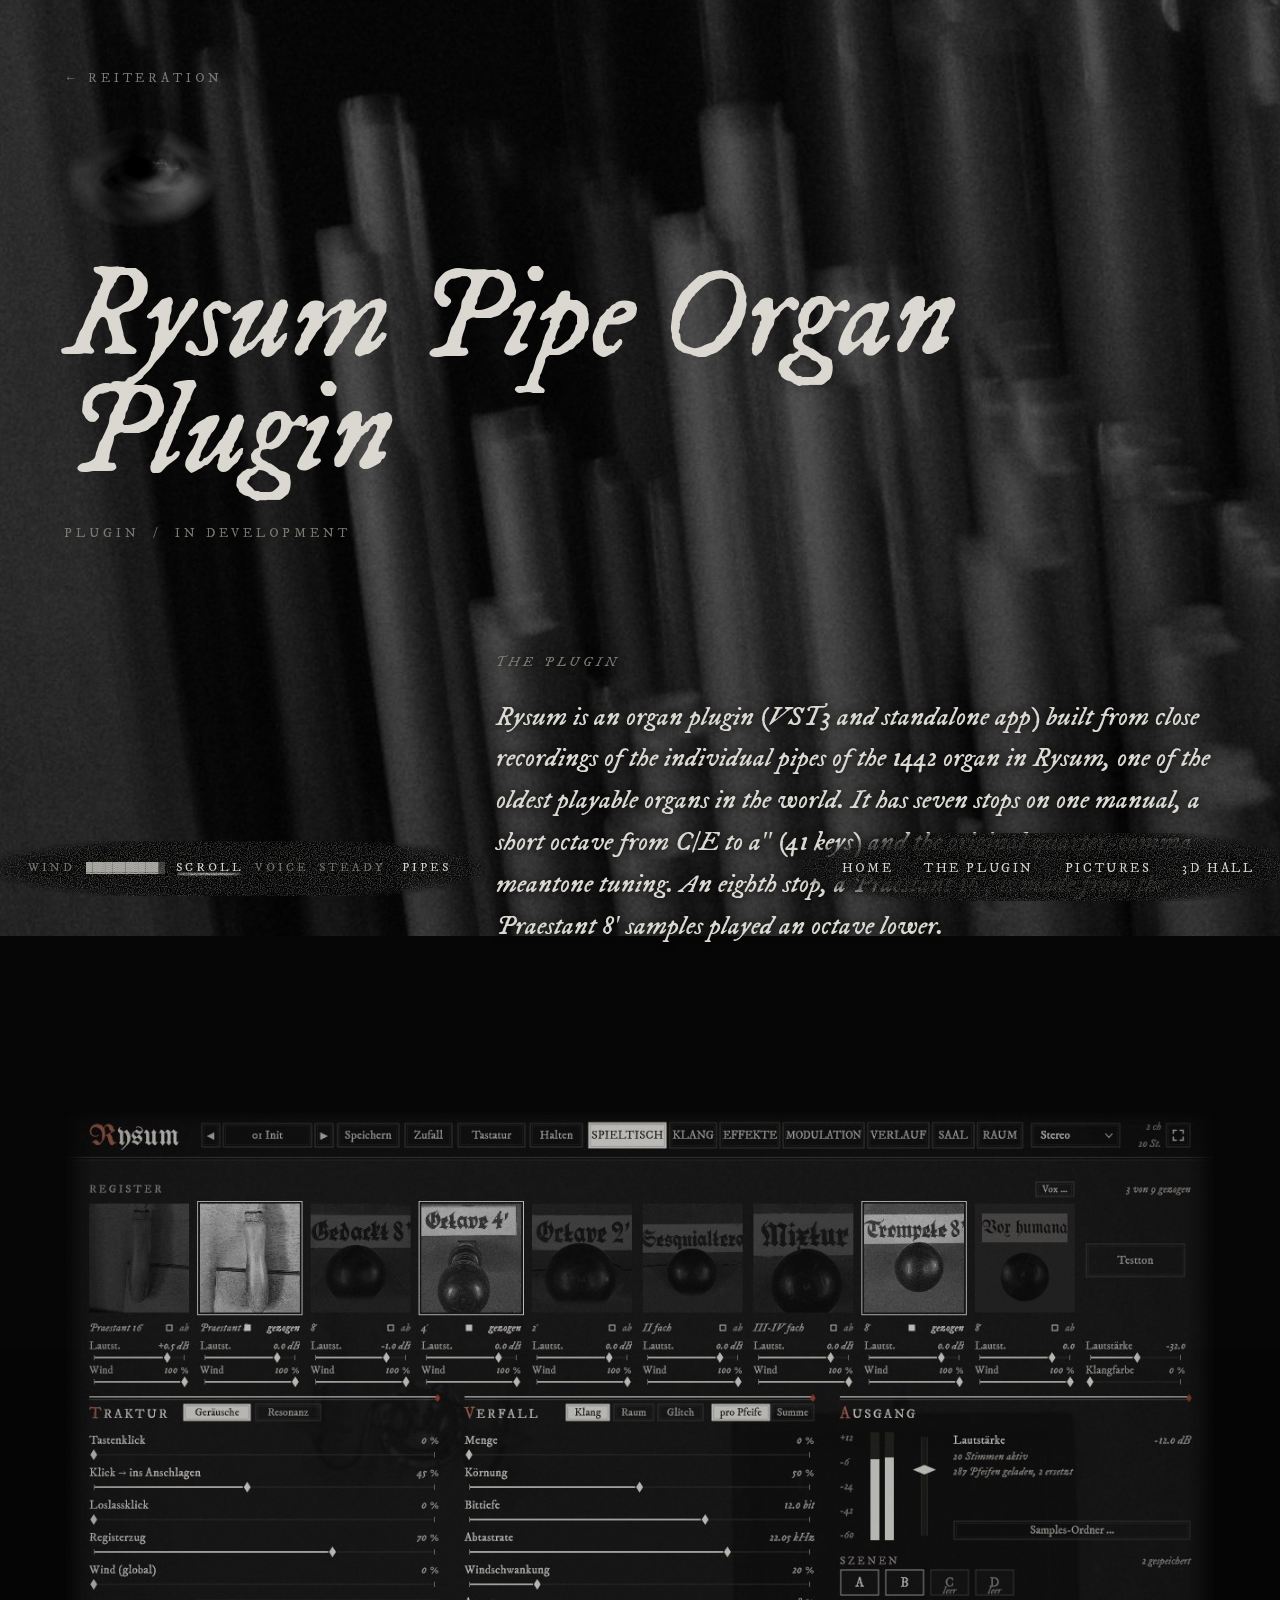
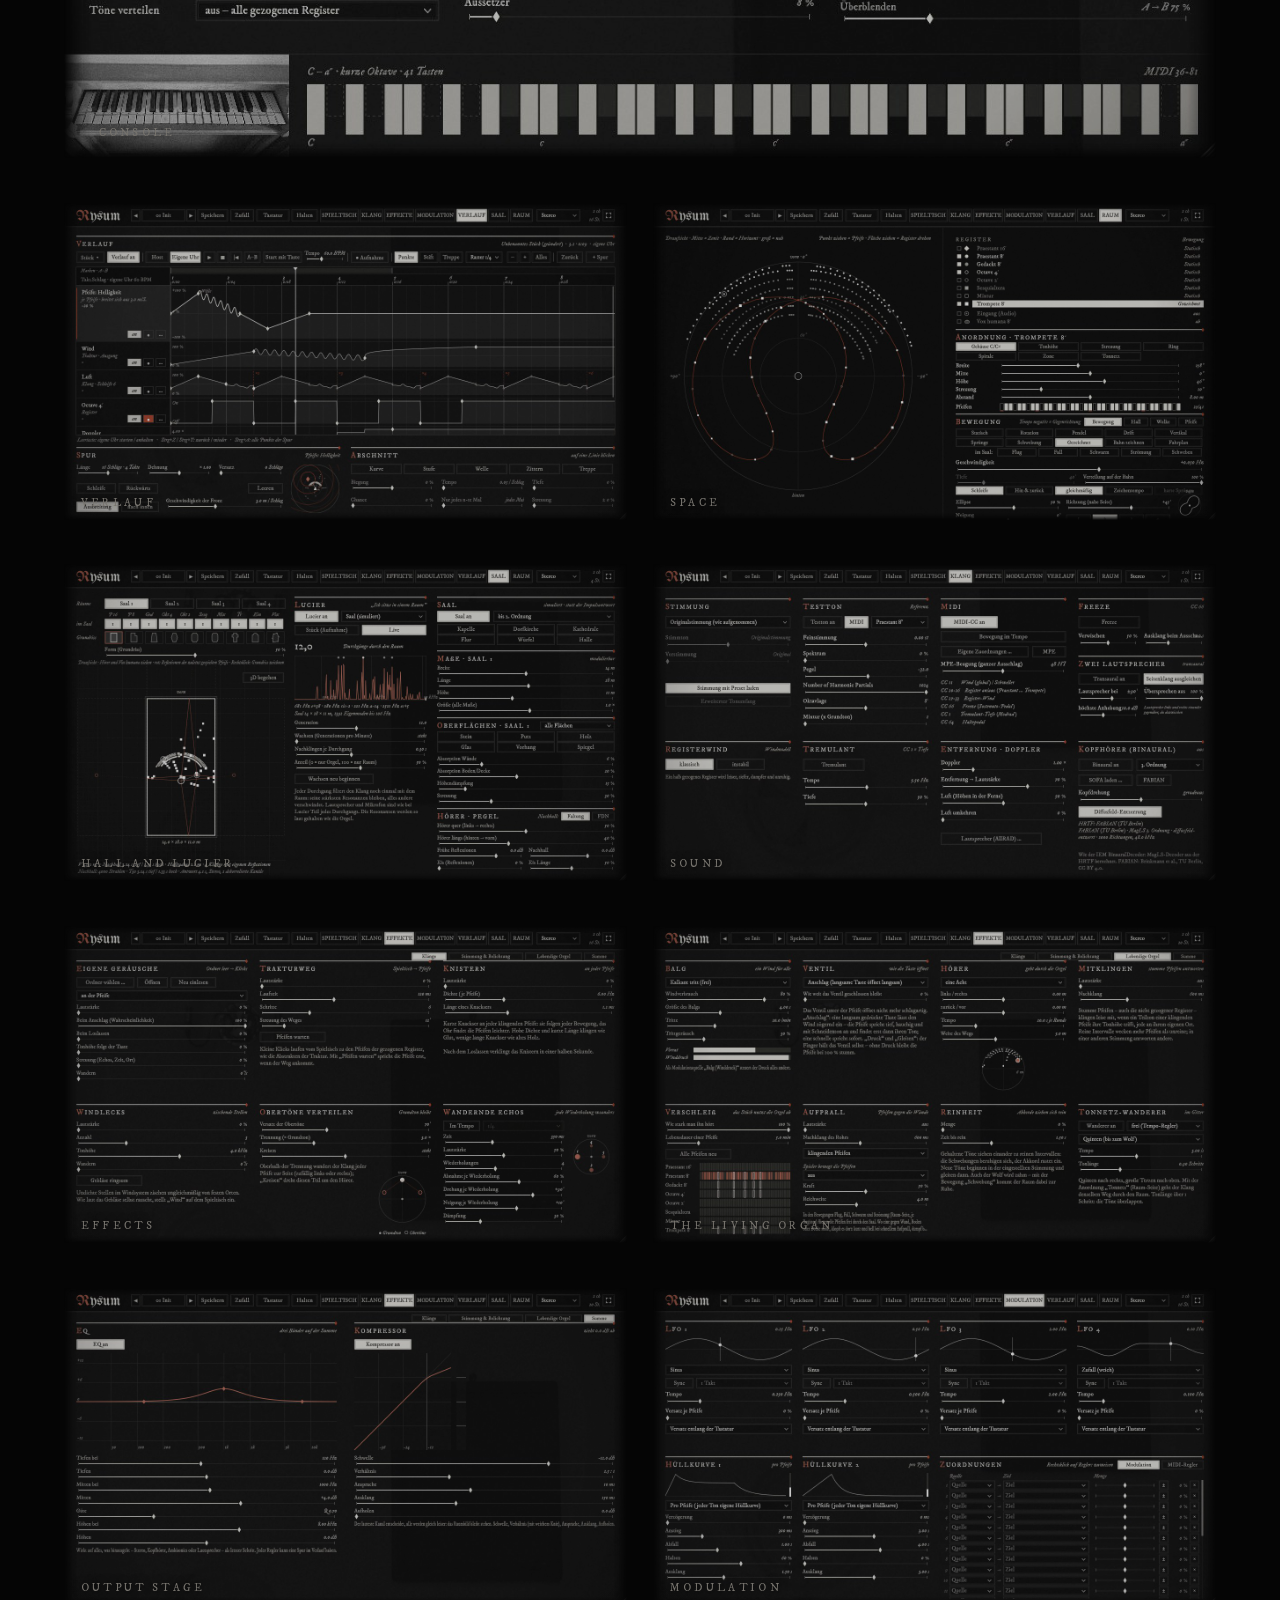
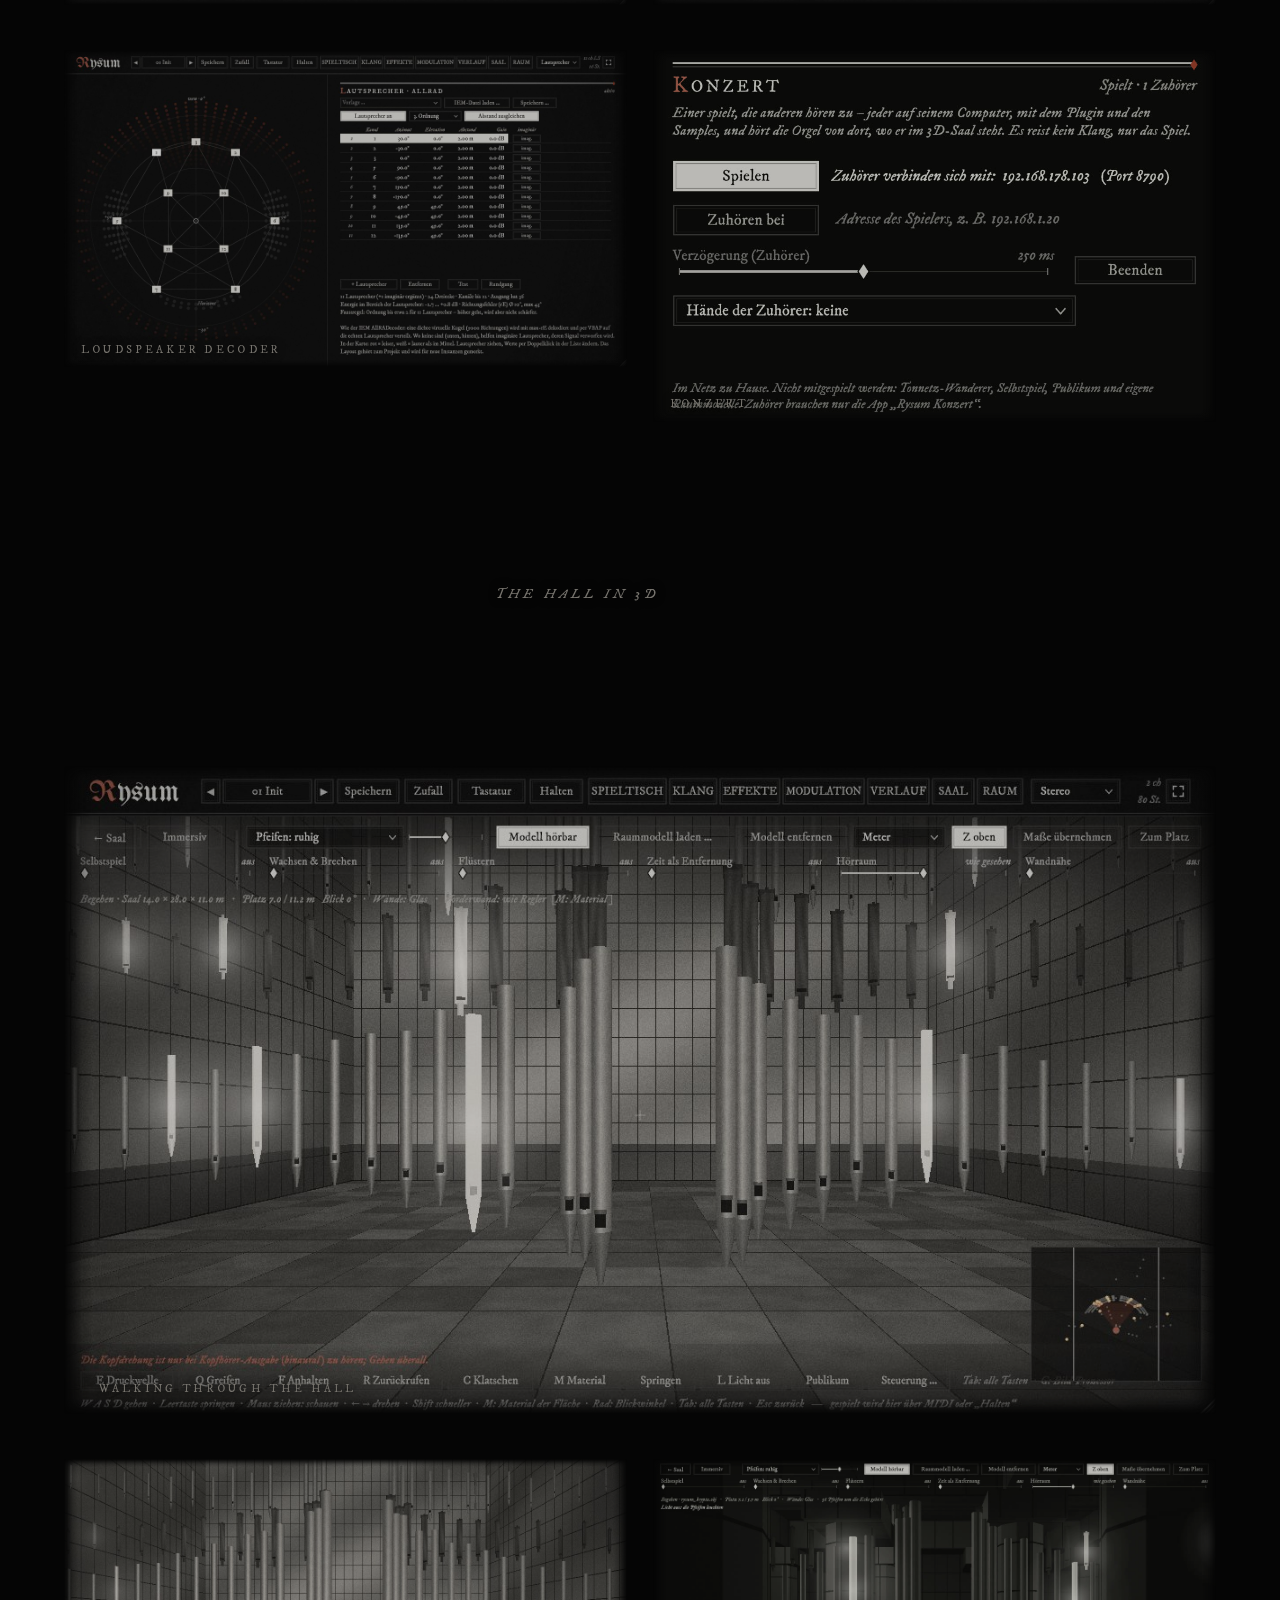
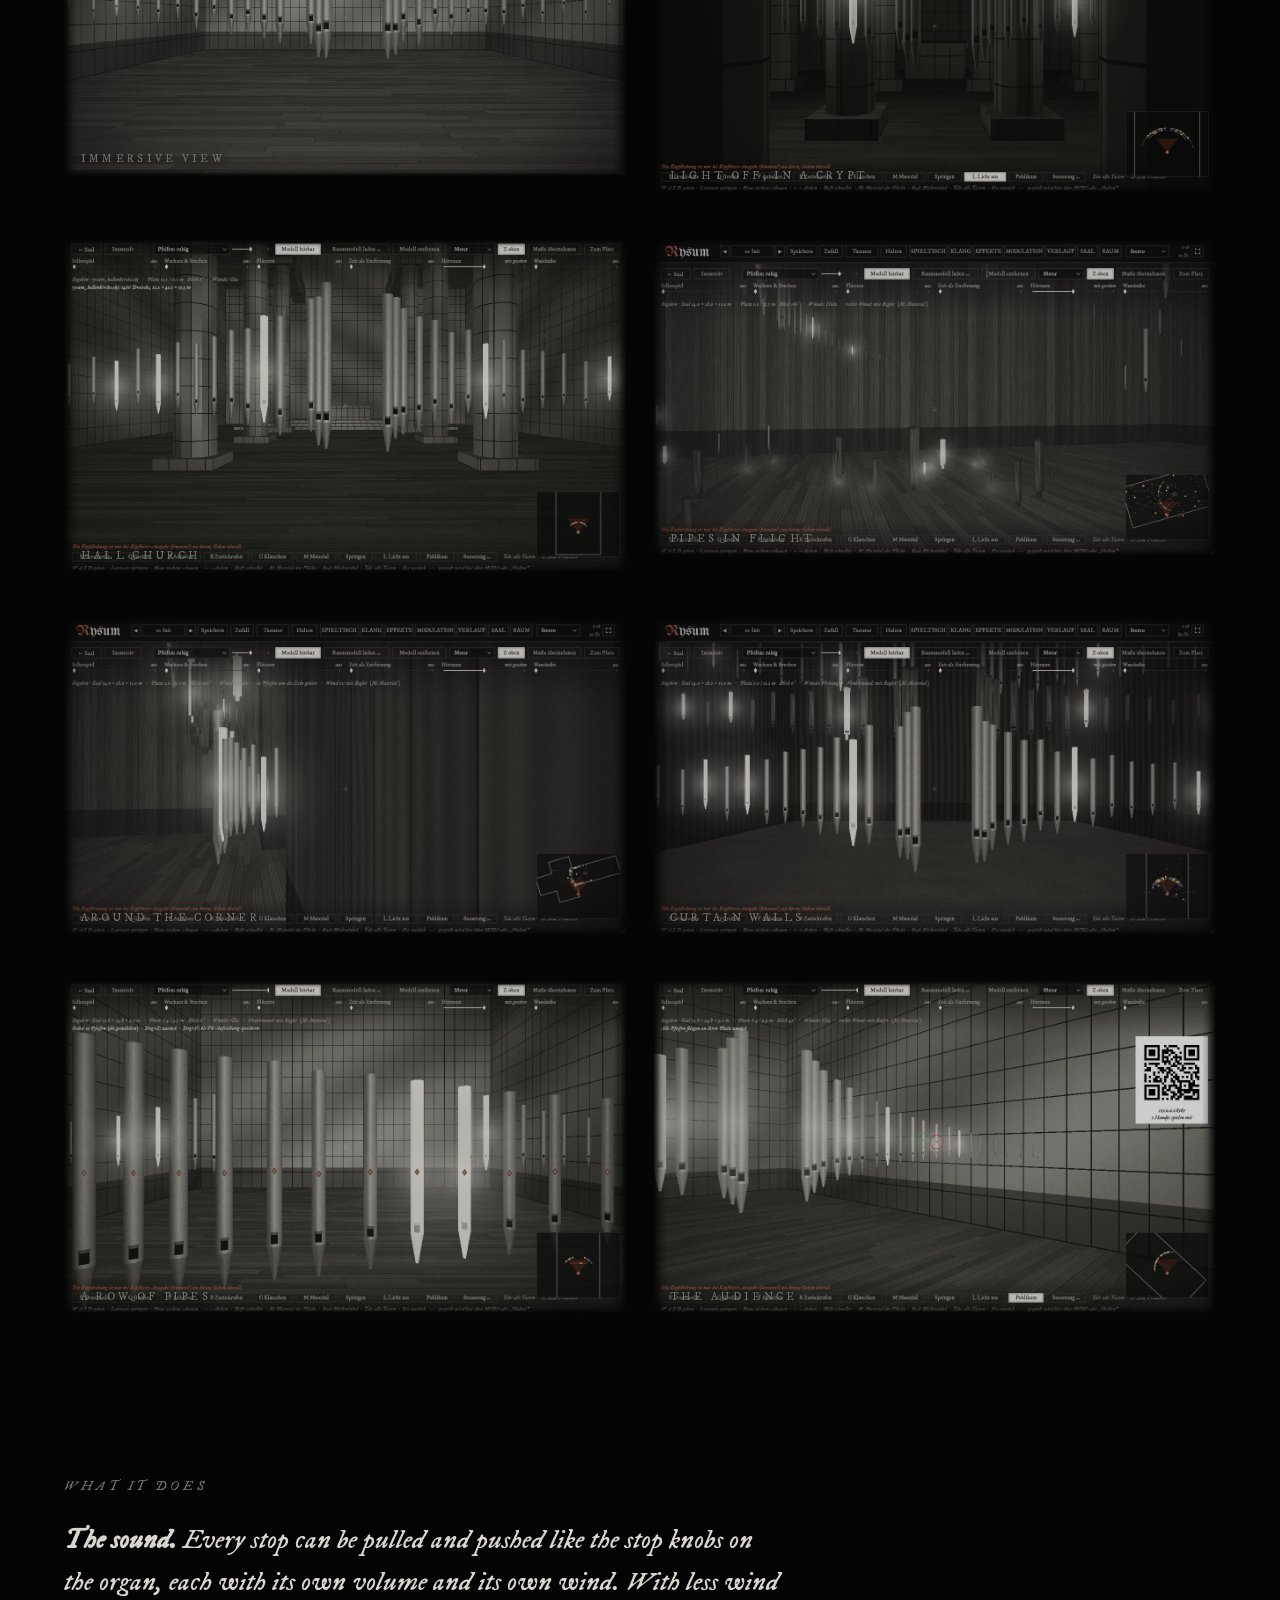
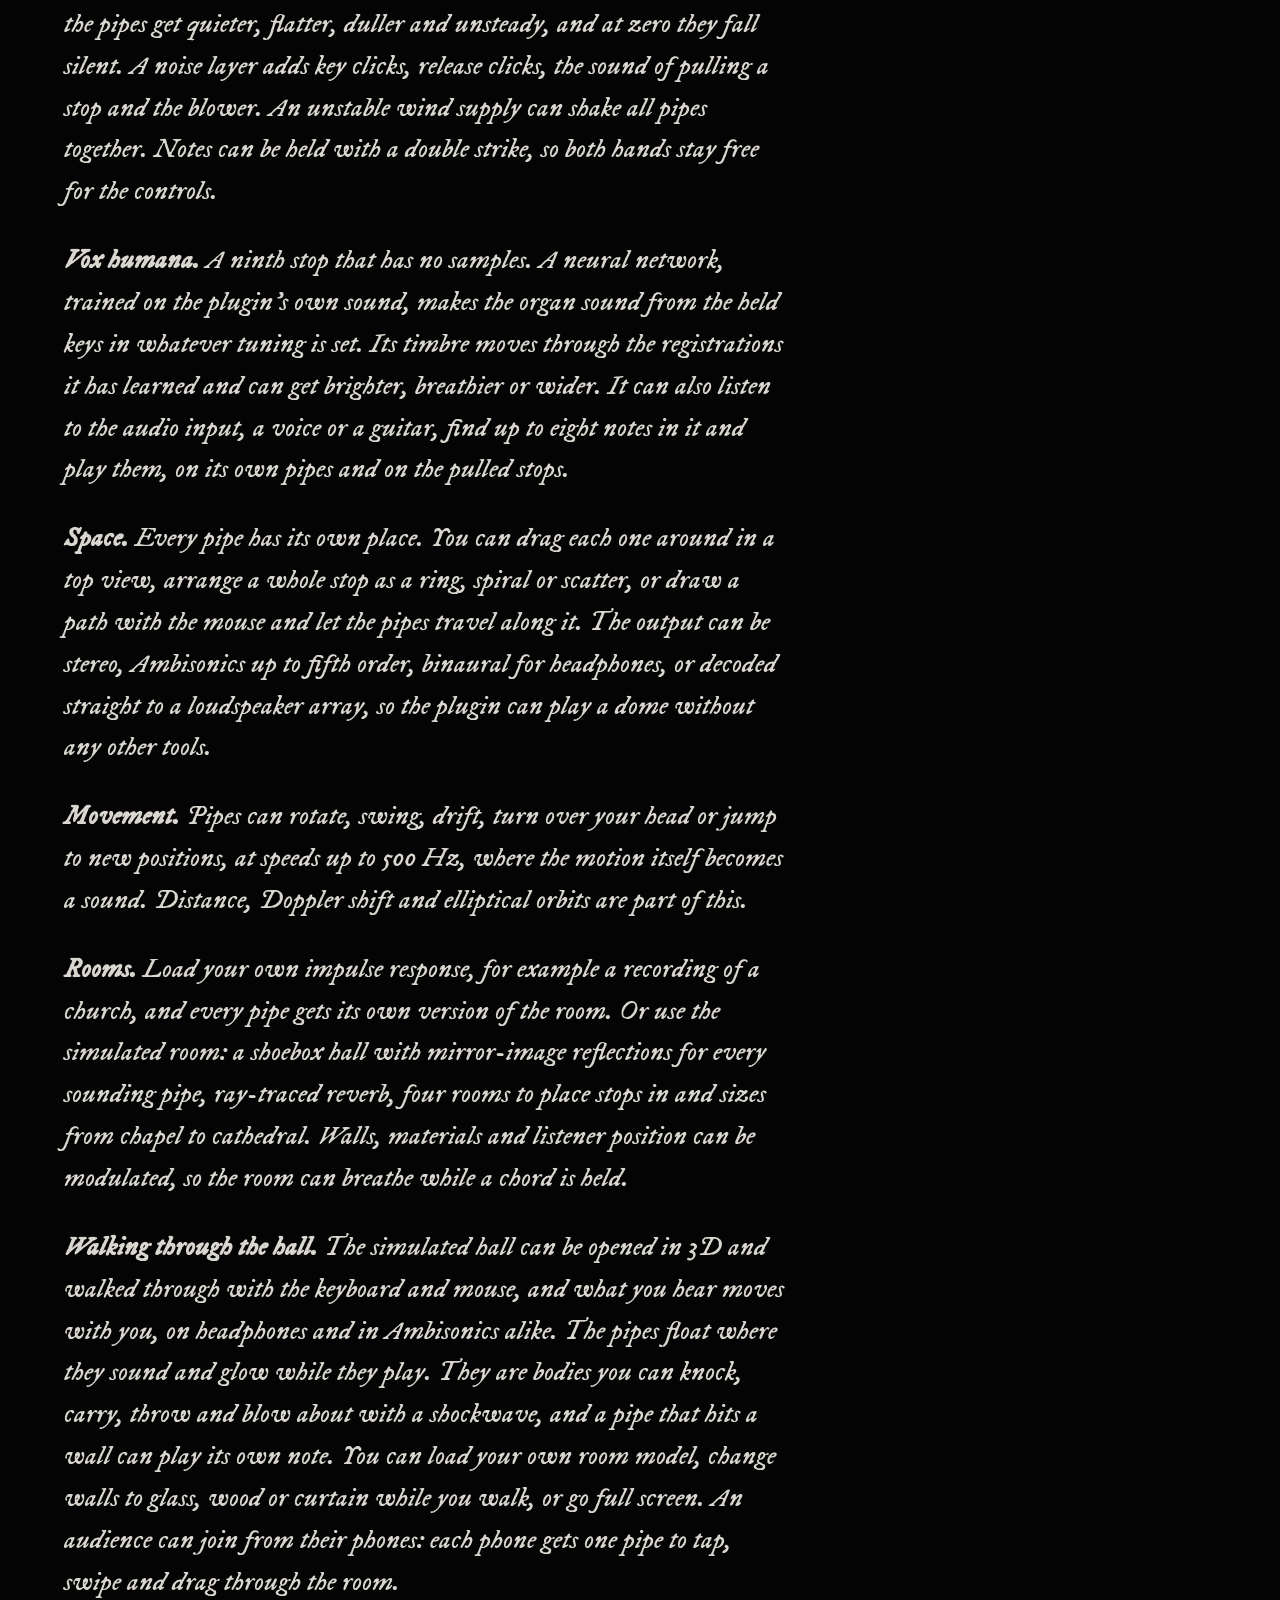
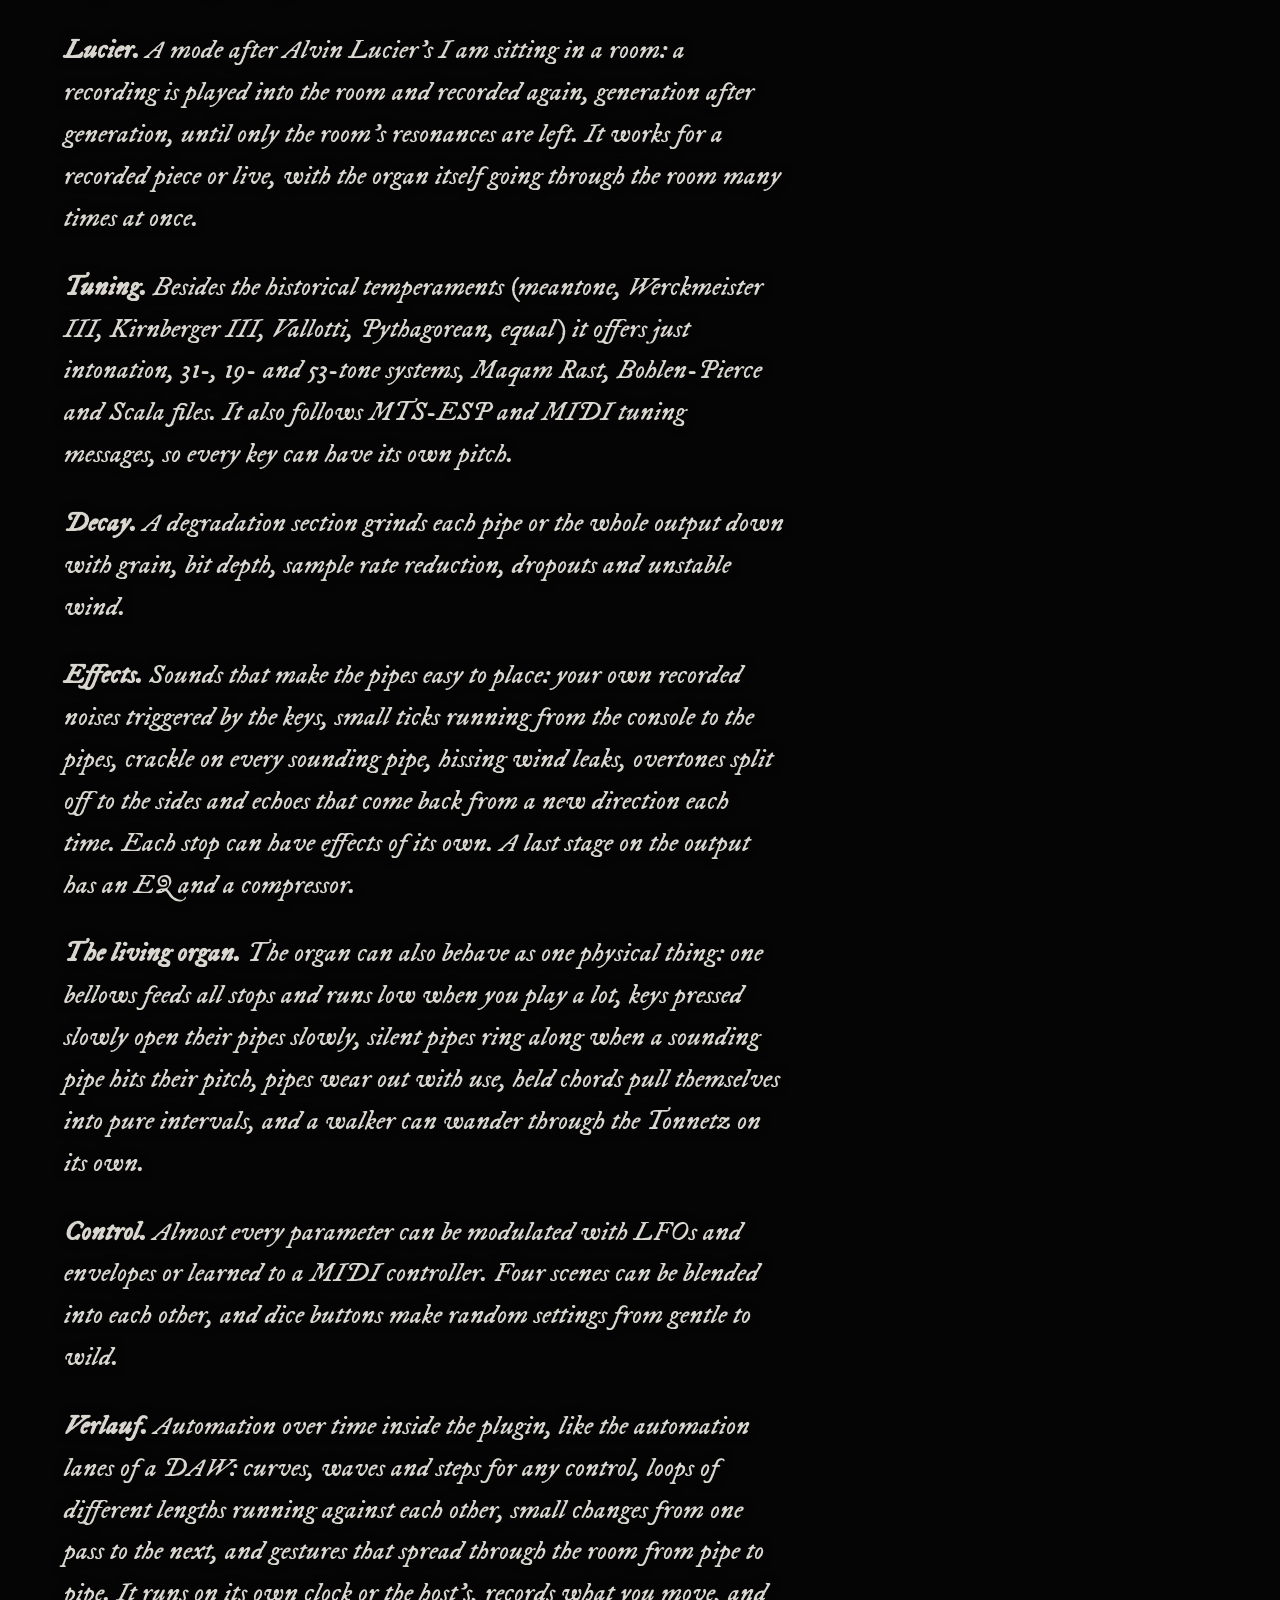
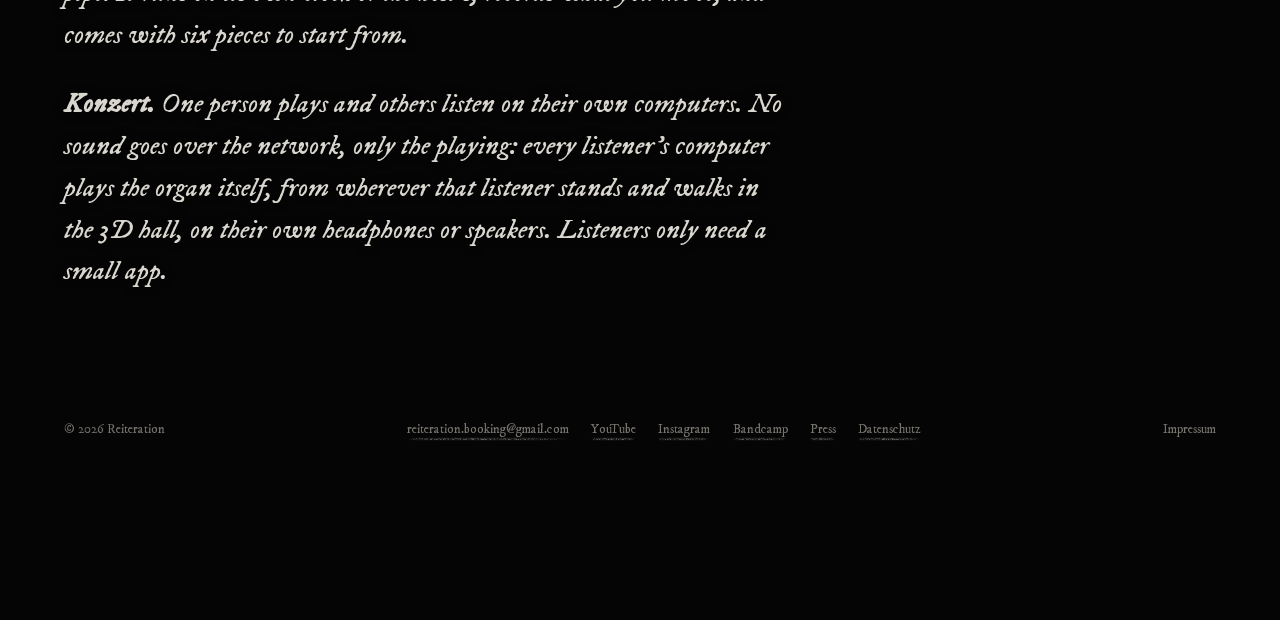
<file: rysum/index.html>
<!doctype html>
<html lang="en" data-root="../">
<head>
<meta charset="utf-8">
<meta name="viewport" content="width=device-width, initial-scale=1, viewport-fit=cover">
<title>Rysum Pipe Organ Plugin — Reiteration</title>
<meta name="description" content="A plugin built from close recordings of the pipes of the 1442 Rysum organ – in development.">
<meta property="og:type" content="website">
<meta property="og:site_name" content="Reiteration">
<meta property="og:title" content="Rysum Pipe Organ Plugin — Reiteration">
<meta property="og:description" content="A plugin built from close recordings of the pipes of the 1442 Rysum organ – in development.">
<meta property="og:url" content="https://reiteration.de/rysum/">
<meta property="og:image" content="https://reiteration.de/img/og.jpg">
<meta property="og:image:width" content="1200">
<meta property="og:image:height" content="630">
<meta property="og:image:alt" content="Rysum Pipe Organ Plugin — Reiteration">
<meta name="twitter:card" content="summary_large_image">
<link rel="canonical" href="https://reiteration.de/rysum/">
<link rel="icon" href="../img/logo.jpg">
<link rel="stylesheet" href="../assets/site.css">
<style>#bg{background-image:url(../img/bg.jpg)}</style>
<script src="../assets/site.js" defer></script>
<script src="../assets/organ.js" defer></script>
</head>
<body>
<div id="bg"></div><div class="scan"></div><div class="grain"></div>
<main>
  <header class="hero small">
    <a class="crumb" href="../">← Reiteration</a>
    <div class="brand"><img class="logo" id="eye" src="../img/logo.jpg" alt="Reiteration logo"><div id="eyemsg" role="status" hidden>Stop clicking my eye</div><h1 data-r>Rysum Pipe Organ Plugin</h1></div>
    <div class="sub">plugin &nbsp;/&nbsp; in development</div>
  </header>

  <section class="about" id="plugin">
    <div class="lab">the plugin</div>
    <p>Rysum is an organ plugin (VST3 and standalone app) built from close recordings of the individual pipes of the 1442 organ in Rysum, one of the oldest playable organs in the world. It has seven stops on one manual, a short octave from C/E to a″ (41 keys) and the original quarter-comma meantone tuning. An eighth stop, a Praestant 16′, is made from the Praestant 8′ samples played an octave lower.</p>
  </section>

  <!-- PLUGIN-SCREENSHOTS: Datei nach img/web/ legen und hier eine Zeile wie unten ergänzen (data-cap = Titel in der Großansicht) -->
  <section class="gal shots" id="screens" aria-label="plugin screenshots">
    <figure class="ph shot first" data-fixed><img alt="Rysum plugin, console page: the stop knobs of eight stops and the Vox humana, key and release clicks, degradation controls, output level, scenes and keyboard" data-cap="Console" src="../img/web/rysum-plugin-spieltisch.jpg" width="1280" height="720" loading="lazy"><figcaption>console</figcaption></figure>
    <figure class="ph shot" data-fixed><img alt="Rysum plugin, automation page: a brightness gesture that spreads through the room from pipe to pipe, with the plan of its spreading front, above lanes for wind, air, a stop and Doppler" data-cap="Verlauf (automation)" src="../img/web/rysum-plugin-verlauf.jpg" width="1280" height="720" loading="lazy"><figcaption>verlauf</figcaption></figure>
    <figure class="ph shot" data-fixed><img alt="Rysum plugin, space page: top view with every pipe as a point, arrangement and movement controls" data-cap="Space" src="../img/web/rysum-plugin-raum.jpg" width="1280" height="720" loading="lazy"><figcaption>space</figcaption></figure>
    <figure class="ph shot" data-fixed><img alt="Rysum plugin, hall page: four rooms with floor plans, Lucier mode with its resonances, room size, surfaces and listener" data-cap="Hall and Lucier" src="../img/web/rysum-plugin-saal.jpg" width="1280" height="720" loading="lazy"><figcaption>hall and lucier</figcaption></figure>
    <figure class="ph shot" data-fixed><img alt="Rysum plugin, sound page: tuning, reference tone, MIDI, freeze, two loudspeakers, stop wind, tremulant, distance and Doppler, binaural headphones" data-cap="Sound" src="../img/web/rysum-plugin-klang.jpg" width="1280" height="720" loading="lazy"><figcaption>sound</figcaption></figure>
    <figure class="ph shot" data-fixed><img alt="Rysum plugin, effects page: own noises, tracker path, crackle, wind leaks, spread overtones and wandering echoes" data-cap="Effects" src="../img/web/rysum-plugin-effekte.jpg" width="1280" height="720" loading="lazy"><figcaption>effects</figcaption></figure>
    <figure class="ph shot" data-fixed><img alt="Rysum plugin, living organ tab: bellows, pallets, a walking listener, sympathetic pipes, wear, collisions, pure tuning and a Tonnetz walker" data-cap="The living organ" src="../img/web/rysum-plugin-lebendige-orgel.jpg" width="1280" height="720" loading="lazy"><figcaption>the living organ</figcaption></figure>
    <figure class="ph shot" data-fixed><img alt="Rysum plugin, output stage: a three-band EQ with its curve and a compressor with its soft-knee curve" data-cap="Output EQ and compressor" src="../img/web/rysum-plugin-summe.jpg" width="1280" height="720" loading="lazy"><figcaption>output stage</figcaption></figure>
    <figure class="ph shot" data-fixed><img alt="Rysum plugin, modulation page: four LFOs, two envelopes and the MIDI controller assignments" data-cap="Modulation" src="../img/web/rysum-plugin-modulation.jpg" width="1280" height="720" loading="lazy"><figcaption>modulation</figcaption></figure>
    <figure class="ph shot" data-fixed><img alt="Rysum plugin, loudspeaker page: twelve loudspeakers in a dome with a decoded sphere of directions" data-cap="Loudspeaker decoder" src="../img/web/rysum-plugin-decoder.jpg" width="1280" height="720" loading="lazy"><figcaption>loudspeaker decoder</figcaption></figure>
    <figure class="ph shot" data-fixed><img alt="Rysum plugin, concert window: play for listeners on other computers or listen to a player, with the listener's delay" data-cap="Konzert" src="../img/web/rysum-plugin-konzert.jpg" width="920" height="608" loading="lazy"><figcaption>konzert</figcaption></figure>
  </section>

  <!-- 3D-SAAL: eigene Galerie, wird beim Anklicken für sich durchgeblättert -->
  <section class="about" id="hall3d">
    <div class="lab">the hall in 3d</div>
  </section>
  <section class="gal shots" aria-label="screenshots of the hall in 3D">
    <figure class="ph shot first" data-fixed><img alt="Rysum plugin, the hall in 3D: glowing organ pipes floating in a tiled hall, seen from the listening place, with the hands as buttons and a small map" data-cap="Walking through the hall" src="../img/web/rysum-plugin-begehen.jpg" width="1280" height="720" loading="lazy"><figcaption>walking through the hall</figcaption></figure>
    <figure class="ph shot" data-fixed><img alt="The hall in 3D in the immersive view: only the picture, organ pipes hanging in a tiled hall above a wooden floor" data-cap="Immersive view" src="../img/web/rysum-3d-immersiv.jpg" width="1280" height="720" loading="lazy"><figcaption>immersive view</figcaption></figure>
    <figure class="ph shot" data-fixed><img alt="The hall in 3D with the light off: a dark crypt with pillars, only the sounding pipes glow" data-cap="Light off, in a crypt" src="../img/web/rysum-3d-krypta.jpg" width="1280" height="760" loading="lazy"><figcaption>light off, in a crypt</figcaption></figure>
    <figure class="ph shot" data-fixed><img alt="The hall in 3D inside a loaded room model of a hall church with tall pillars and the pipes between them" data-cap="A hall church as room model" src="../img/web/rysum-3d-hallenkirche.jpg" width="1280" height="760" loading="lazy"><figcaption>hall church</figcaption></figure>
    <figure class="ph shot" data-fixed><img alt="The hall in 3D with wooden walls: pipes flying freely through the room and lying on the floor, glowing where they sound" data-cap="Pipes in flight" src="../img/web/rysum-3d-flug.jpg" width="1280" height="720" loading="lazy"><figcaption>pipes in flight</figcaption></figure>
    <figure class="ph shot" data-fixed><img alt="The hall in 3D in a cross-shaped room: a group of pipes around a corner, heard through the wall" data-cap="Around the corner" src="../img/web/rysum-3d-kreuz.jpg" width="1280" height="720" loading="lazy"><figcaption>around the corner</figcaption></figure>
    <figure class="ph shot" data-fixed><img alt="The hall in 3D with curtains as walls, the pipes hanging in a dark, soft room" data-cap="Curtain walls" src="../img/web/rysum-3d-vorhang.jpg" width="1280" height="720" loading="lazy"><figcaption>curtain walls</figcaption></figure>
    <figure class="ph shot" data-fixed><img alt="The hall in 3D: twelve chosen pipes set up in a row close in front of the listener, two of them glowing" data-cap="Pipes set up in a row" src="../img/web/rysum-3d-reihe.jpg" width="1280" height="760" loading="lazy"><figcaption>a row of pipes</figcaption></figure>
    <figure class="ph shot" data-fixed><img alt="The hall in 3D with the audience on: a QR code for phones in the corner, and the pipes of two phones marked with coloured rings" data-cap="The audience plays along" src="../img/web/rysum-3d-publikum.jpg" width="1280" height="760" loading="lazy"><figcaption>the audience</figcaption></figure>
  </section>

  <section class="about left" id="features">
    <div class="lab">what it does</div>
    <p><b>The sound.</b> Every stop can be pulled and pushed like the stop knobs on the organ, each with its own volume and its own wind. With less wind the pipes get quieter, flatter, duller and unsteady, and at zero they fall silent. A noise layer adds key clicks, release clicks, the sound of pulling a stop and the blower. An unstable wind supply can shake all pipes together. Notes can be held with a double strike, so both hands stay free for the controls.</p>
    <p><b>Vox humana.</b> A ninth stop that has no samples. A neural network, trained on the plugin's own sound, makes the organ sound from the held keys in whatever tuning is set. Its timbre moves through the registrations it has learned and can get brighter, breathier or wider. It can also listen to the audio input, a voice or a guitar, find up to eight notes in it and play them, on its own pipes and on the pulled stops.</p>
    <p><b>Space.</b> Every pipe has its own place. You can drag each one around in a top view, arrange a whole stop as a ring, spiral or scatter, or draw a path with the mouse and let the pipes travel along it. The output can be stereo, Ambisonics up to fifth order, binaural for headphones, or decoded straight to a loudspeaker array, so the plugin can play a dome without any other tools.</p>
    <p><b>Movement.</b> Pipes can rotate, swing, drift, turn over your head or jump to new positions, at speeds up to 500 Hz, where the motion itself becomes a sound. Distance, Doppler shift and elliptical orbits are part of this.</p>
    <p><b>Rooms.</b> Load your own impulse response, for example a recording of a church, and every pipe gets its own version of the room. Or use the simulated room: a shoebox hall with mirror-image reflections for every sounding pipe, ray-traced reverb, four rooms to place stops in and sizes from chapel to cathedral. Walls, materials and listener position can be modulated, so the room can breathe while a chord is held.</p>
    <p><b>Walking through the hall.</b> The simulated hall can be opened in 3D and walked through with the keyboard and mouse, and what you hear moves with you, on headphones and in Ambisonics alike. The pipes float where they sound and glow while they play. They are bodies you can knock, carry, throw and blow about with a shockwave, and a pipe that hits a wall can play its own note. You can load your own room model, change walls to glass, wood or curtain while you walk, or go full screen. An audience can join from their phones: each phone gets one pipe to tap, swipe and drag through the room.</p>
    <p><b>Lucier.</b> A mode after Alvin Lucier's I am sitting in a room: a recording is played into the room and recorded again, generation after generation, until only the room's resonances are left. It works for a recorded piece or live, with the organ itself going through the room many times at once.</p>
    <p><b>Tuning.</b> Besides the historical temperaments (meantone, Werckmeister III, Kirnberger III, Vallotti, Pythagorean, equal) it offers just intonation, 31-, 19- and 53-tone systems, Maqam Rast, Bohlen-Pierce and Scala files. It also follows MTS-ESP and MIDI tuning messages, so every key can have its own pitch.</p>
    <p><b>Decay.</b> A degradation section grinds each pipe or the whole output down with grain, bit depth, sample rate reduction, dropouts and unstable wind.</p>
    <p><b>Effects.</b> Sounds that make the pipes easy to place: your own recorded noises triggered by the keys, small ticks running from the console to the pipes, crackle on every sounding pipe, hissing wind leaks, overtones split off to the sides and echoes that come back from a new direction each time. Each stop can have effects of its own. A last stage on the output has an EQ and a compressor.</p>
    <p><b>The living organ.</b> The organ can also behave as one physical thing: one bellows feeds all stops and runs low when you play a lot, keys pressed slowly open their pipes slowly, silent pipes ring along when a sounding pipe hits their pitch, pipes wear out with use, held chords pull themselves into pure intervals, and a walker can wander through the Tonnetz on its own.</p>
    <p><b>Control.</b> Almost every parameter can be modulated with LFOs and envelopes or learned to a MIDI controller. Four scenes can be blended into each other, and dice buttons make random settings from gentle to wild.</p>
    <p><b>Verlauf.</b> Automation over time inside the plugin, like the automation lanes of a DAW: curves, waves and steps for any control, loops of different lengths running against each other, small changes from one pass to the next, and gestures that spread through the room from pipe to pipe. It runs on its own clock or the host's, records what you move, and comes with six pieces to start from.</p>
    <p><b>Konzert.</b> One person plays and others listen on their own computers. No sound goes over the network, only the playing: every listener's computer plays the organ itself, from wherever that listener stands and walks in the 3D hall, on their own headphones or speakers. Listeners only need a small app.</p>
  </section>
  <footer>
    <span>© 2026 Reiteration</span>
    <span class="fl"><a class="m" data-u="reiteration.booking" data-d="gmail.com"></a><a href="https://www.youtube.com/@Reiteration-t7m" target="_blank" rel="noopener">YouTube</a><a href="https://www.instagram.com/reiteration_n/" target="_blank" rel="noopener">Instagram</a><a href="https://reiteration.bandcamp.com/" target="_blank" rel="noopener">Bandcamp</a><a href="../press/">Press</a><a href="../datenschutz/">Datenschutz</a></span>
    <details class="imp"><summary>Impressum</summary><div>Angaben gemäß § 5 DDG<br>Christoffer Schöne<br>Storkower Straße 221<br>10367 Berlin<br>E-Mail: <a class="m" data-u="reiteration.booking" data-d="gmail.com"></a><noscript>reiteration.booking (at) gmail.com</noscript></div></details>
  </footer>
</main>

<div id="lb" hidden><img id="lbi" alt=""><button id="lbp" aria-label="previous">‹</button><button id="lbn" aria-label="next">›</button><button id="lbx" aria-label="close">×</button><span id="lbt"></span><span id="lbc"></span></div>
<nav id="nav" aria-label="quick links"><a href="../">home</a><a href="#plugin">the plugin</a><a href="#screens">pictures</a><a href="#hall3d">3d hall</a></nav>
<canvas id="trail" aria-hidden="true"></canvas>
</body>
</html>
</file>
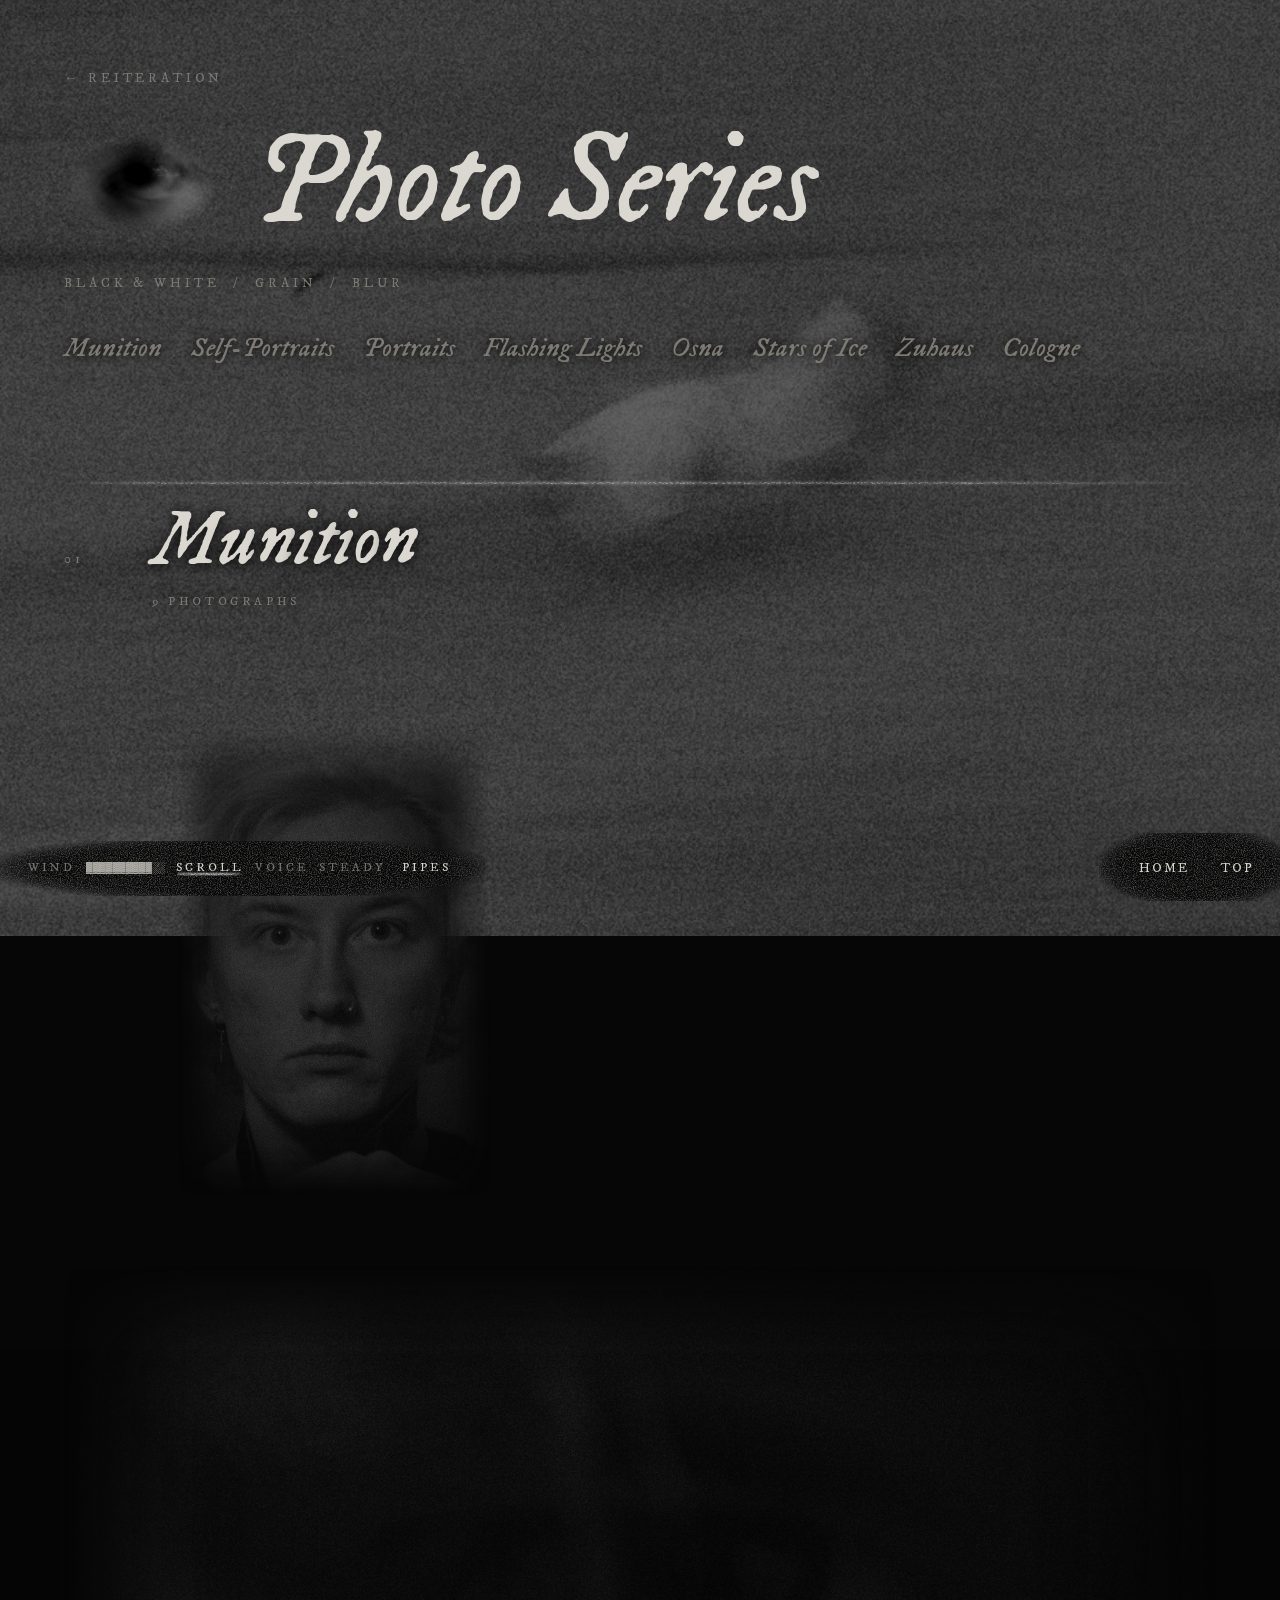
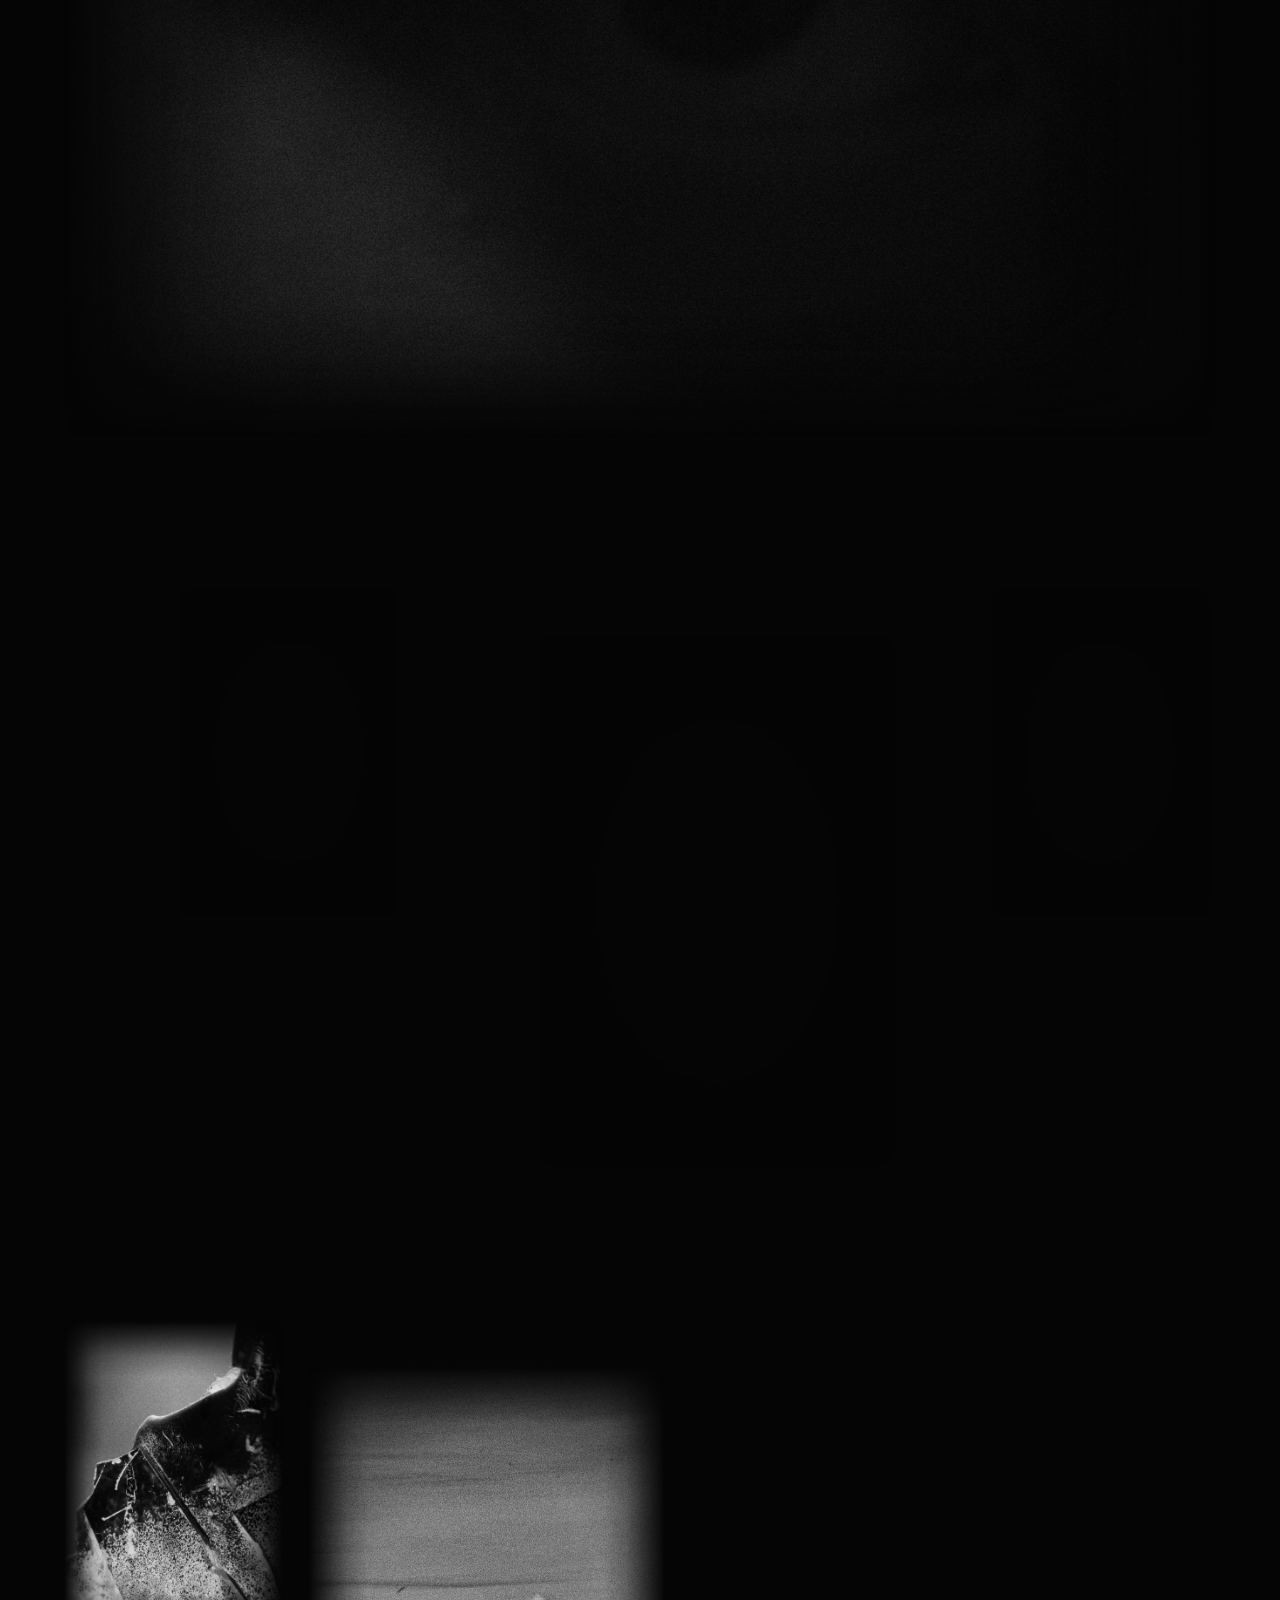
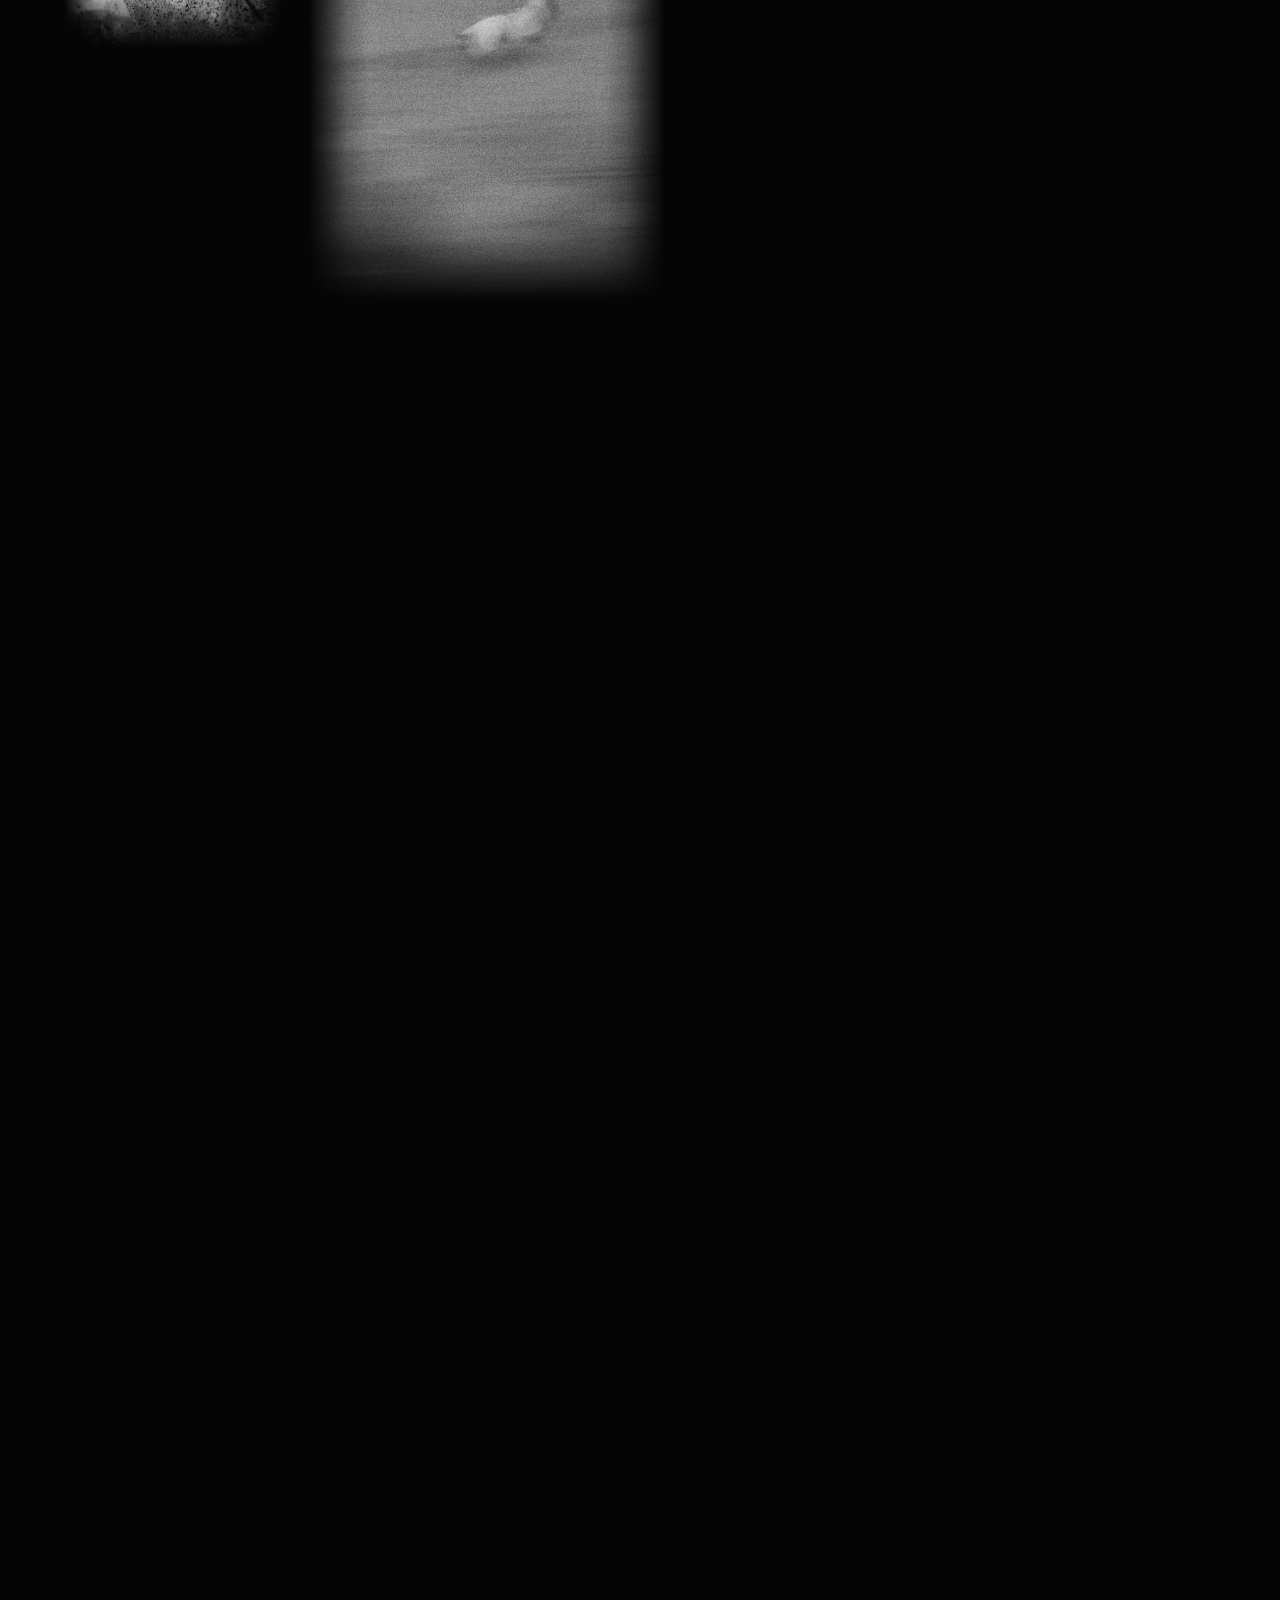
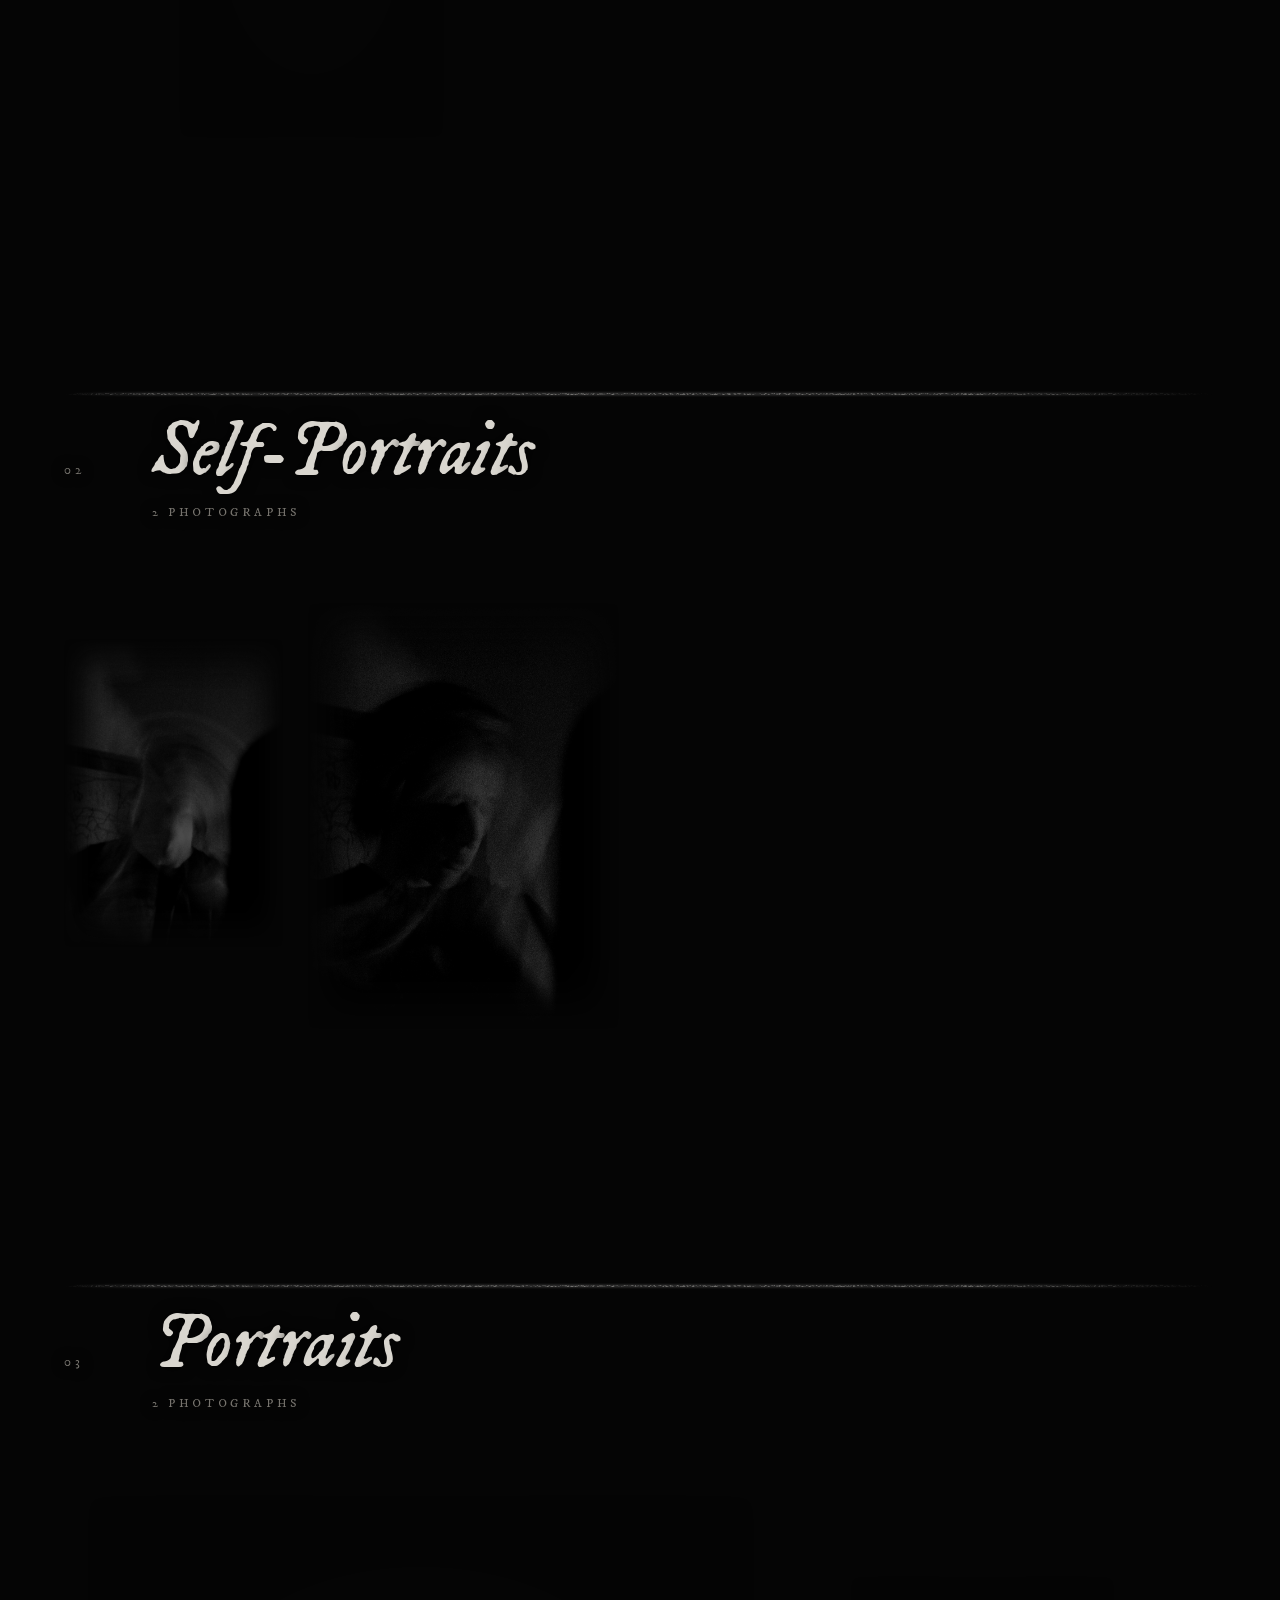
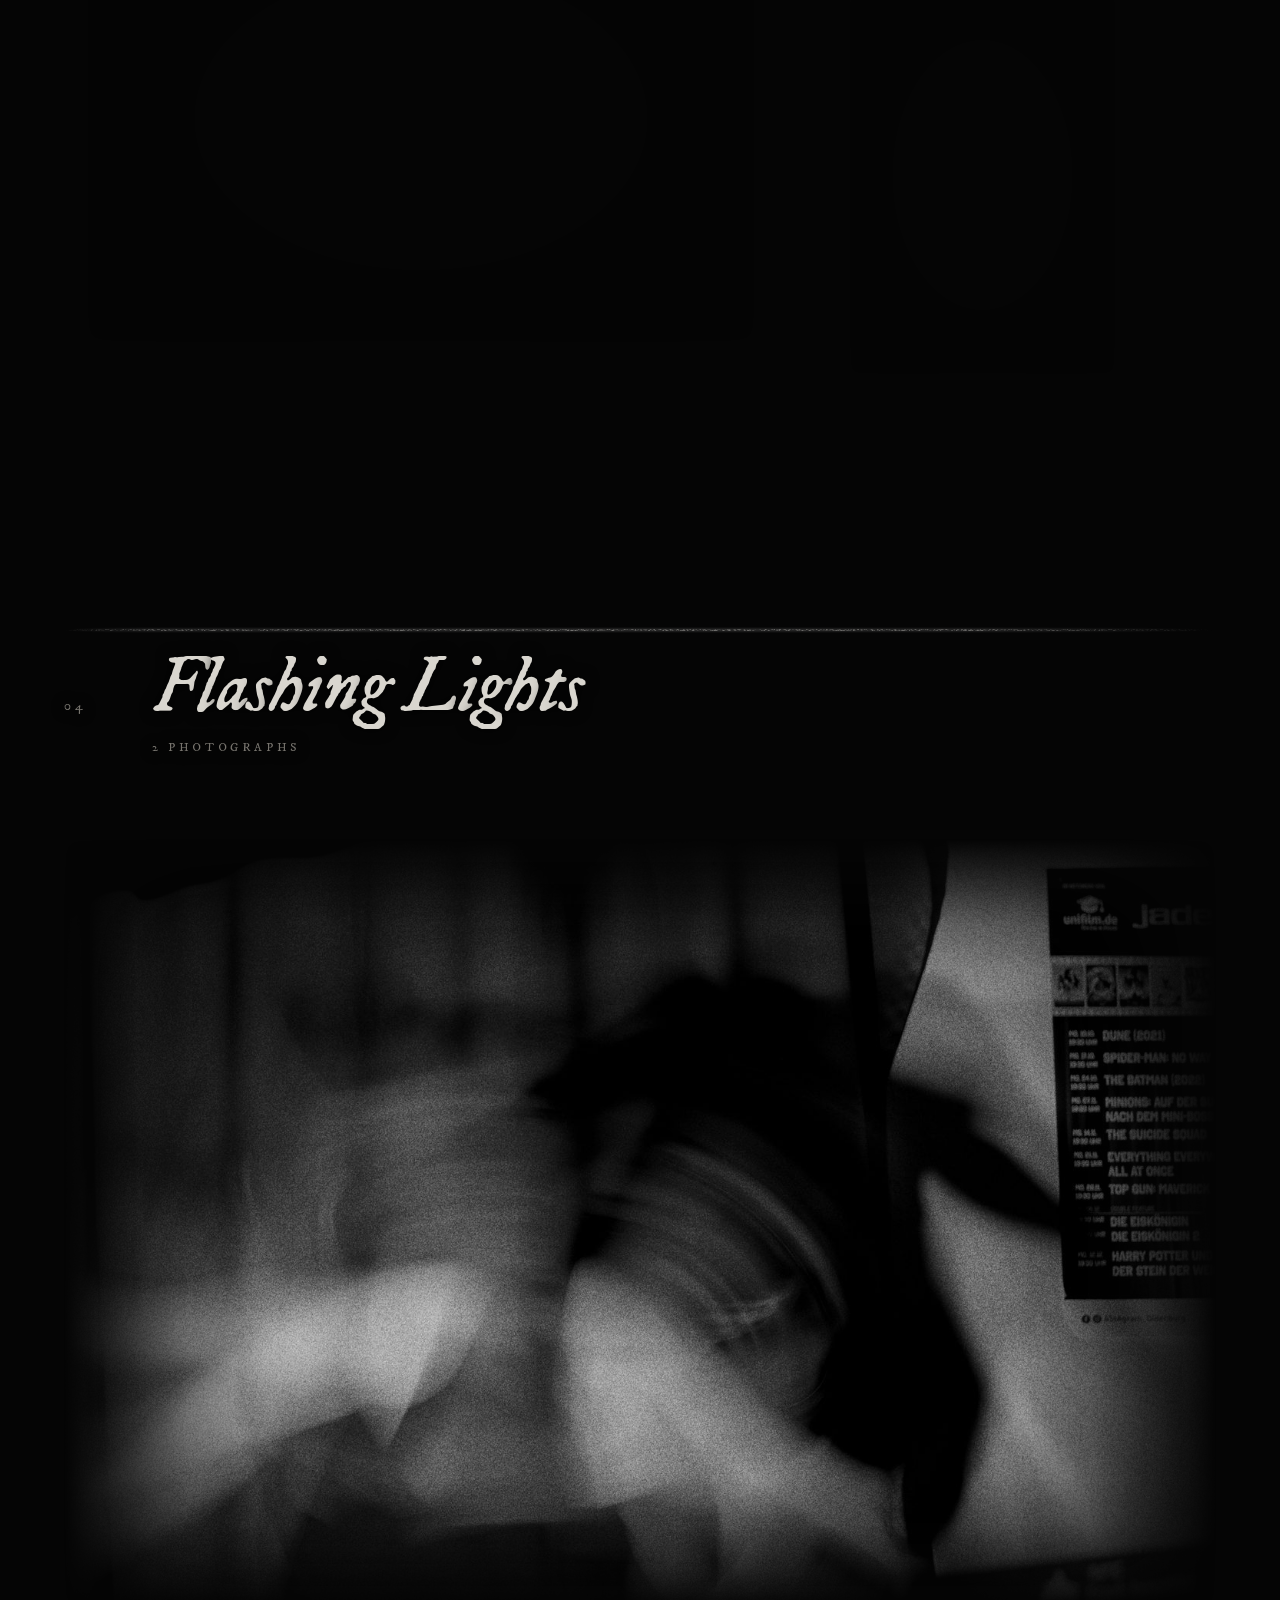
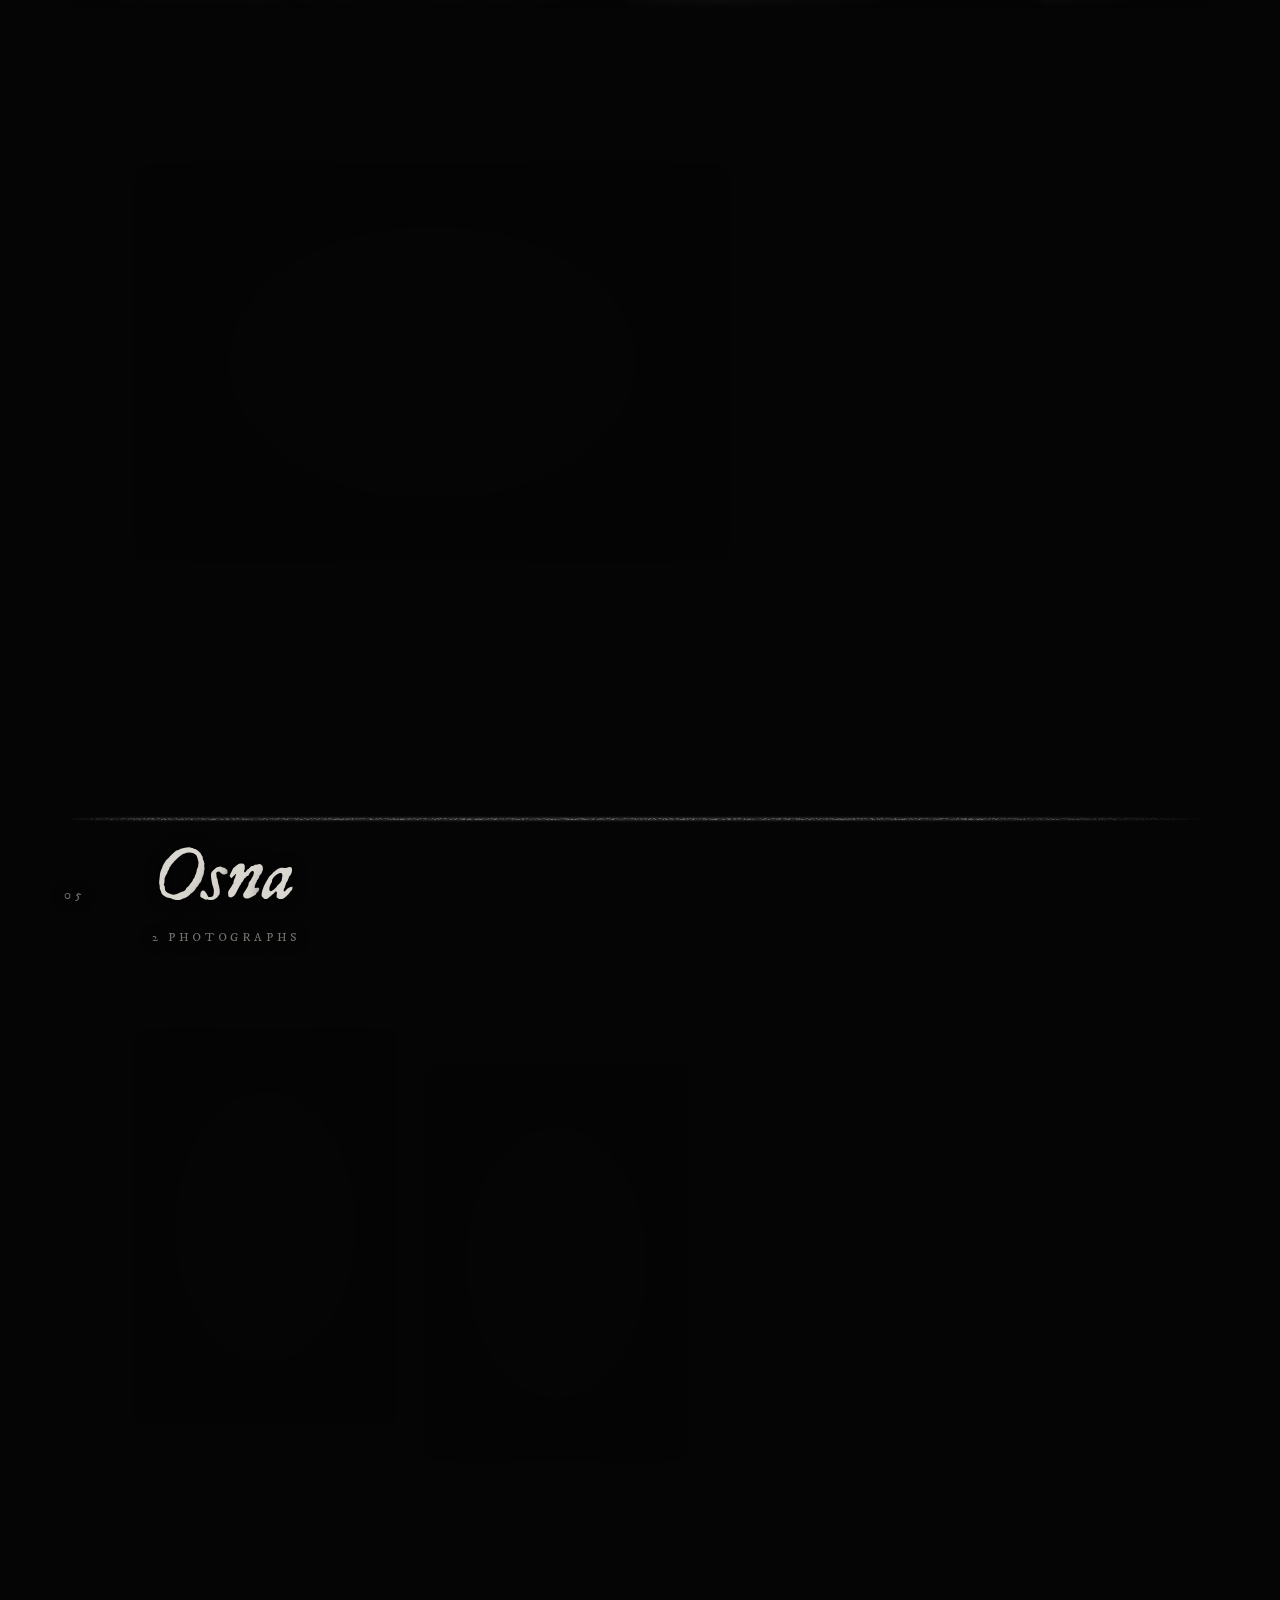
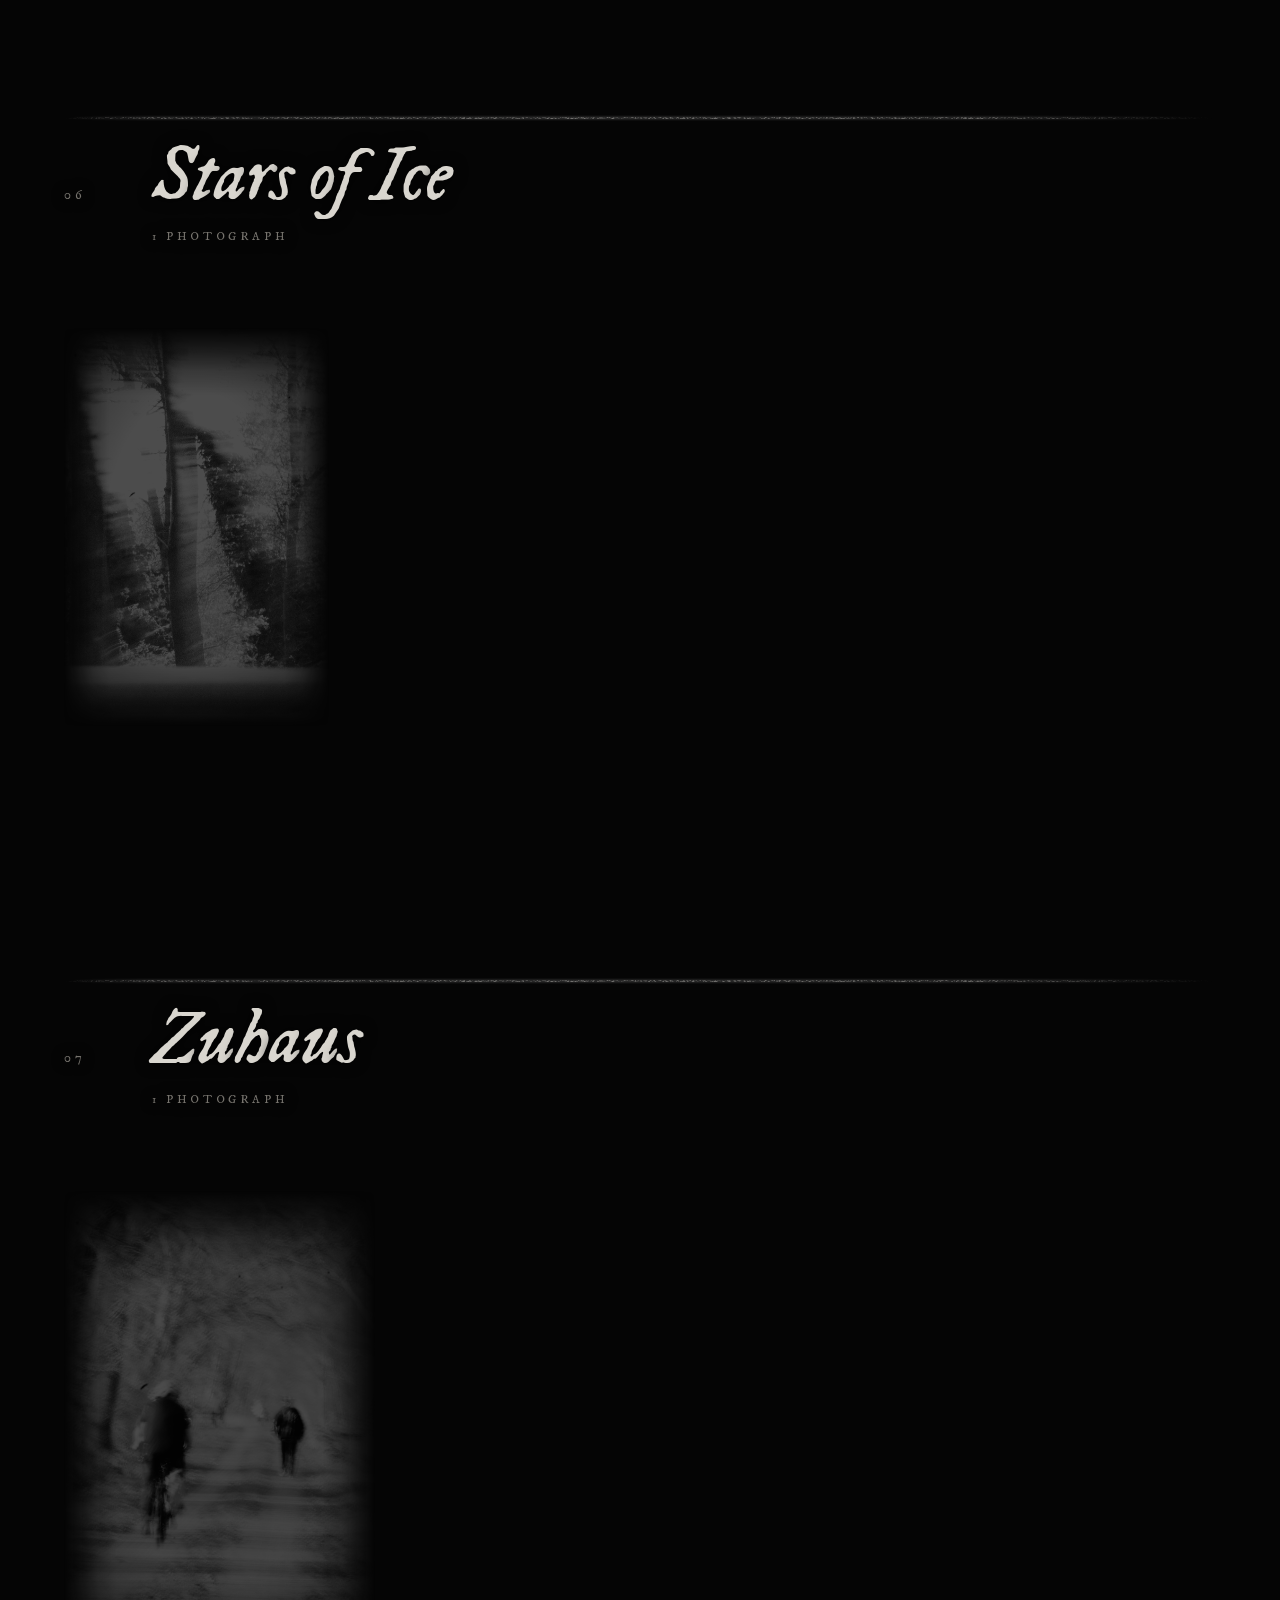
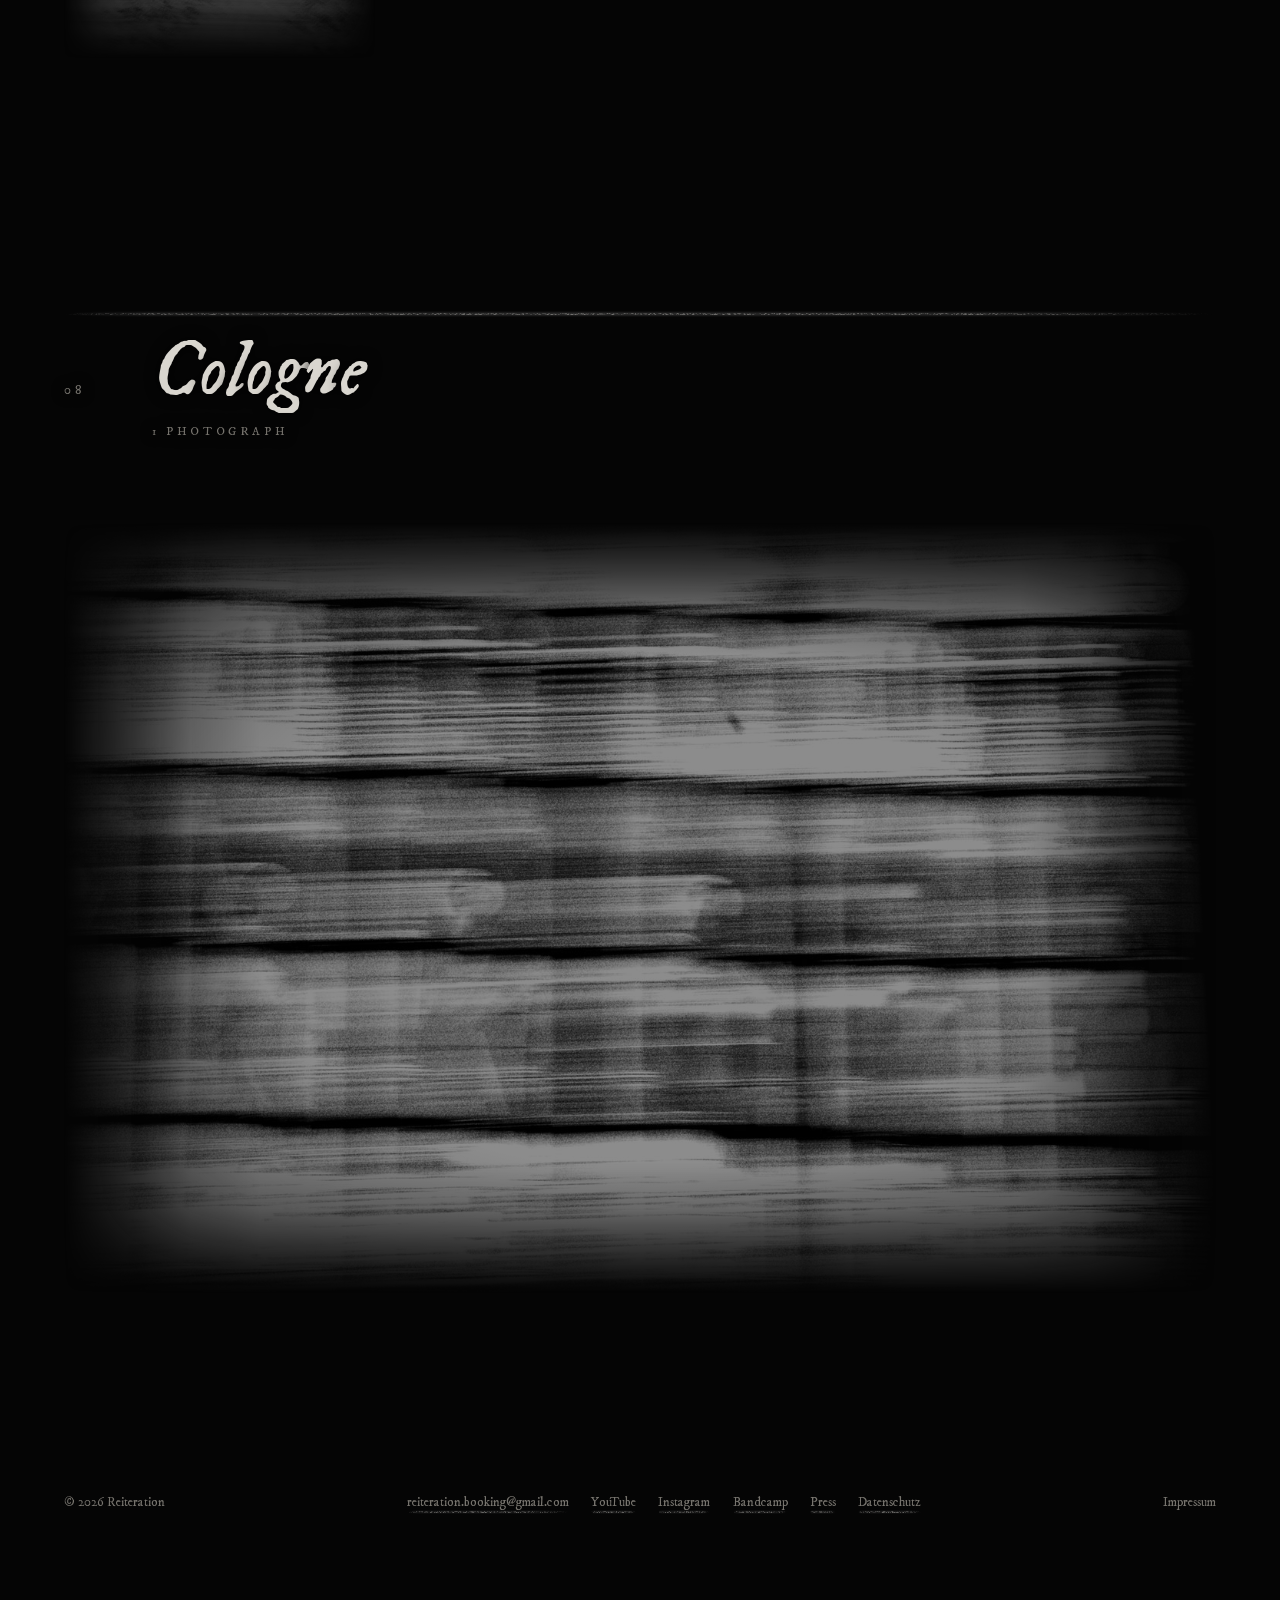
<file: series/index.html>
<!doctype html>
<html lang="en" data-root="../">
<head>
<meta charset="utf-8">
<meta name="viewport" content="width=device-width, initial-scale=1, viewport-fit=cover">
<title>Photo Series — Reiteration</title>
<meta name="description" content="Photo series by Reiteration: black and white, grainy, blurred. Munition, self-portraits, portraits, Flashing Lights and more.">
<meta property="og:type" content="website">
<meta property="og:site_name" content="Reiteration">
<meta property="og:title" content="Photo Series — Reiteration">
<meta property="og:description" content="Photo series by Reiteration: black and white, grainy, blurred. Munition, self-portraits, portraits, Flashing Lights and more.">
<meta property="og:url" content="https://reiteration.de/series/">
<meta property="og:image" content="https://reiteration.de/img/og.jpg">
<meta property="og:image:width" content="1200">
<meta property="og:image:height" content="630">
<meta property="og:image:alt" content="Photo Series — Reiteration">
<meta name="twitter:card" content="summary_large_image">
<link rel="canonical" href="https://reiteration.de/series/">
<link rel="icon" href="../img/logo.jpg">
<link rel="stylesheet" href="../assets/site.css">
<style>#bg{background-image:url(../img/web/munition_0193.jpg)}
.toc{display:flex;flex-wrap:wrap;gap:.4rem 1.8rem;margin-top:2.2rem;font:italic 400 clamp(20px,2.2vw,27px)/1.4 var(--f);text-shadow:0 0 10px #000}
.toc a{background:none;color:var(--dim)}.toc a:hover{color:var(--fg)}
.ser{margin-top:20vh}
.sh{display:grid;grid-template-columns:4.5rem 1fr;align-items:baseline;gap:0 1rem;background:var(--rule) left top/100% 8px no-repeat;padding-top:1.4rem;margin-bottom:9vh;text-shadow:0 0 14px #000}
.sh .n{color:var(--dim);font-size:13px;letter-spacing:.3em}
.sh h2{margin:0;font:italic 400 clamp(34px,6vw,86px)/1.05 var(--f);letter-spacing:-.02em}
.sh .k{grid-column:2;margin-top:.6rem;color:var(--dim);letter-spacing:.3em;text-transform:uppercase;font-size:12px}
@media(max-width:600px){.sh{grid-template-columns:2.6rem 1fr}}
</style>
<script src="../assets/site.js" defer></script>
<script src="../assets/organ.js" defer></script>
</head>
<body>
<div id="bg"></div><div class="scan"></div><div class="grain"></div>
<main>
  <header class="hero small">
    <a class="crumb" href="../">← Reiteration</a>
    <div class="brand"><img class="logo" id="eye" src="../img/logo.jpg" alt="Reiteration logo"><div id="eyemsg" role="status" hidden>Stop clicking my eye</div><h1 data-r>Photo Series</h1></div>
    <div class="sub">black &amp; white &nbsp;/&nbsp; grain &nbsp;/&nbsp; blur</div>
    <nav class="toc" aria-label="series"><a href="#munition">Munition</a><a href="#self-portraits">Self-Portraits</a><a href="#portraits">Portraits</a><a href="#flashing-lights">Flashing Lights</a><a href="#osna">Osna</a><a href="#stars-of-ice">Stars of Ice</a><a href="#zuhaus">Zuhaus</a><a href="#cologne">Cologne</a></nav>
  </header>

<!-- NEUE SERIE: einen <section class="ser">-Block unten kopieren, id + Name + Nummer anpassen, Fotos eintragen.
     data-cap = Text unter dem Foto in der großen Ansicht. Den Link oben in <nav class="toc"> nicht vergessen. -->
  <!-- SERIE: Munition -->
  <section class="ser" id="munition">
    <div class="sh"><span class="n">01</span><h2 data-r>Munition</h2><span class="k">9 photographs</span></div>
    <div class="gal" aria-label="Munition"><figure class="ph"><img alt="Munition, photograph" src="../img/web/munition_0015.jpg" width="1003" height="1500" loading="lazy" decoding="async" data-cap="Munition"></figure><figure class="ph"><img alt="Munition, photograph" src="../img/web/munition_0025.jpg" width="1500" height="1003" loading="lazy" decoding="async" data-cap="Munition"></figure><figure class="ph"><img alt="Munition, photograph" src="../img/web/munition_0055.jpg" width="1003" height="1500" loading="lazy" decoding="async" data-cap="Munition"></figure><figure class="ph"><img alt="Munition, photograph" src="../img/web/munition_0175.jpg" width="1003" height="1500" loading="lazy" decoding="async" data-cap="Munition"></figure><figure class="ph"><img alt="Munition, photograph" src="../img/web/munition_0180.jpg" width="1003" height="1500" loading="lazy" decoding="async" data-cap="Munition"></figure><figure class="ph"><img alt="Munition, photograph" src="../img/web/munition_0184.jpg" width="1003" height="1500" loading="lazy" decoding="async" data-cap="Munition"></figure><figure class="ph"><img alt="Munition, photograph" src="../img/web/munition_0193.jpg" width="1003" height="1500" loading="lazy" decoding="async" data-cap="Munition"></figure><figure class="ph"><img alt="Munition, photograph" src="../img/web/munition_0205.jpg" width="1500" height="1003" loading="lazy" decoding="async" data-cap="Munition"></figure><figure class="ph"><img alt="Munition, photograph" src="../img/web/munition_0234.jpg" width="999" height="1500" loading="lazy" decoding="async" data-cap="Munition"></figure></div>
  </section>
  <!-- SERIE: Self-Portraits -->
  <section class="ser" id="self-portraits">
    <div class="sh"><span class="n">02</span><h2 data-r>Self-Portraits</h2><span class="k">2 photographs</span></div>
    <div class="gal" aria-label="Self-Portraits"><figure class="ph"><img alt="Self-Portraits, photograph" src="../img/web/selfportraits_0008.jpg" width="1067" height="1500" loading="lazy" decoding="async" data-cap="Self-Portraits"></figure><figure class="ph"><img alt="Self-Portraits, photograph" src="../img/web/selfportraits_0009.jpg" width="1095" height="1500" loading="lazy" decoding="async" data-cap="Self-Portraits"></figure></div>
  </section>
  <!-- SERIE: Portraits -->
  <section class="ser" id="portraits">
    <div class="sh"><span class="n">03</span><h2 data-r>Portraits</h2><span class="k">2 photographs</span></div>
    <div class="gal" aria-label="Portraits"><figure class="ph"><img alt="Lea, portrait" src="../img/web/lea_0004.jpg" width="1500" height="1003" loading="lazy" decoding="async" data-cap="Portraits · Lea"></figure><figure class="ph"><img alt="Laura, April, portrait" src="../img/web/laura_april_0037.jpg" width="999" height="1500" loading="lazy" decoding="async" data-cap="Portraits · Laura, April"></figure></div>
  </section>
  <!-- SERIE: Flashing Lights -->
  <section class="ser" id="flashing-lights">
    <div class="sh"><span class="n">04</span><h2 data-r>Flashing Lights</h2><span class="k">2 photographs</span></div>
    <div class="gal" aria-label="Flashing Lights"><figure class="ph"><img alt="Flashing Lights, photograph" src="../img/web/flashinglights_0001.jpg" width="1500" height="1003" loading="lazy" decoding="async" data-cap="Flashing Lights"></figure><figure class="ph"><img alt="Flashing Lights, photograph" src="../img/web/flashinglights_0005.jpg" width="1500" height="1003" loading="lazy" decoding="async" data-cap="Flashing Lights"></figure></div>
  </section>
  <!-- SERIE: Osna -->
  <section class="ser" id="osna">
    <div class="sh"><span class="n">05</span><h2 data-r>Osna</h2><span class="k">2 photographs</span></div>
    <div class="gal" aria-label="Osna"><figure class="ph"><img alt="Osna, photograph" src="../img/web/osna_0089.jpg" width="999" height="1500" loading="lazy" decoding="async" data-cap="Osna"></figure><figure class="ph"><img alt="Osna, photograph" src="../img/web/osna_0094.jpg" width="999" height="1500" loading="lazy" decoding="async" data-cap="Osna"></figure></div>
  </section>
  <!-- SERIE: Stars of Ice -->
  <section class="ser" id="stars-of-ice">
    <div class="sh"><span class="n">06</span><h2 data-r>Stars of Ice</h2><span class="k">1 photograph</span></div>
    <div class="gal" aria-label="Stars of Ice"><figure class="ph"><img alt="Stars of Ice, photograph" src="../img/web/starsofice_0031.jpg" width="999" height="1500" loading="lazy" decoding="async" data-cap="Stars of Ice"></figure></div>
  </section>
  <!-- SERIE: Zuhaus -->
  <section class="ser" id="zuhaus">
    <div class="sh"><span class="n">07</span><h2 data-r>Zuhaus</h2><span class="k">1 photograph</span></div>
    <div class="gal" aria-label="Zuhaus"><figure class="ph"><img alt="Zuhaus, photograph" src="../img/web/zuhaus_0009.jpg" width="999" height="1500" loading="lazy" decoding="async" data-cap="Zuhaus"></figure></div>
  </section>
  <!-- SERIE: Cologne -->
  <section class="ser" id="cologne">
    <div class="sh"><span class="n">08</span><h2 data-r>Cologne</h2><span class="k">1 photograph</span></div>
    <div class="gal" aria-label="Cologne"><figure class="ph"><img alt="Cologne, photograph" src="../img/web/cologne_0011.jpg" width="1500" height="1003" loading="lazy" decoding="async" data-cap="Cologne"></figure></div>
  </section>

  <footer>
    <span>© 2026 Reiteration</span>
    <span class="fl"><a class="m" data-u="reiteration.booking" data-d="gmail.com"></a><a href="https://www.youtube.com/@Reiteration-t7m" target="_blank" rel="noopener">YouTube</a><a href="https://www.instagram.com/reiteration_n/" target="_blank" rel="noopener">Instagram</a><a href="https://reiteration.bandcamp.com/" target="_blank" rel="noopener">Bandcamp</a><a href="../press/">Press</a><a href="../datenschutz/">Datenschutz</a></span>
    <details class="imp"><summary>Impressum</summary><div>Angaben gemäß § 5 DDG<br>Christoffer Schöne<br>Storkower Straße 221<br>10367 Berlin<br>E-Mail: <a class="m" data-u="reiteration.booking" data-d="gmail.com"></a><noscript>reiteration.booking (at) gmail.com</noscript></div></details>
  </footer>
</main>

<div id="lb" hidden><img id="lbi" alt=""><button id="lbp" aria-label="previous">‹</button><button id="lbn" aria-label="next">›</button><button id="lbx" aria-label="close">×</button><span id="lbt"></span><span id="lbc"></span></div>
<nav id="nav" aria-label="quick links"><a href="../">home</a><a href="#munition">top</a></nav>
<canvas id="trail" aria-hidden="true"></canvas>
</body>
</html>
</file>
<file: assets/site.css>
/* ===== Reiteration – shared styles for every page ===== */
@font-face{font-family:"IM Fell DW Pica";font-style:normal;font-weight:400;font-display:swap;src:url(../fonts/fell-regular.woff2) format("woff2")}
@font-face{font-family:"IM Fell DW Pica";font-style:italic;font-weight:400;font-display:swap;src:url(../fonts/fell-italic.woff2) format("woff2")}
/* ===== hand-made lines and boxes =====
   No hard borders anywhere: lines are thin grainy strokes that fade out at both ends (--rule …),
   boxes are soft dark smudges with grain (.smudge-style ::before).
   The textures are small pictures in img/ui (pre-rendered – live SVG filters made scrolling slow).
   Paths start with / so they work on reiteration.de from every subpage. */
:root{--rule:url("/img/ui/rule.png");--rule2:url("/img/ui/rule2.png");--rule-hi:url("/img/ui/rule-hi.png");--rule-u:url("/img/ui/rule-u.png");--speck:url("/img/ui/speck.png");--noise:url("/img/ui/noise.png")}
:root{--bg:#050505;--fg:#d9d6cf;--dim:#77746e;--acc:var(--fg);--f:"IM Fell DW Pica",Georgia,"Times New Roman",serif;--d:0;color-scheme:dark;box-sizing:border-box;padding-top:env(safe-area-inset-top,0px);padding-bottom:env(safe-area-inset-bottom,0px)}
*,*::before,*::after{box-sizing:inherit}
html{background:var(--bg);scroll-padding-top:env(safe-area-inset-top,0px);scroll-behavior:smooth}
@media(prefers-reduced-motion:reduce){html{scroll-behavior:auto}}
body{margin:0;background:transparent;color:var(--fg);font:17px/1.65 var(--f);overflow-x:hidden}
::selection{background:var(--fg);color:var(--bg)}
a{color:inherit;text-decoration:none;background:var(--rule-u) left bottom/100% 6px no-repeat;padding-bottom:.12em}
a:hover{background-image:var(--rule-hi)}

/* background photo (each page sets its own image in its <style>: #bg{background-image:url(...)}) + scanlines + moving grain */
#bg{position:fixed;inset:-4%;z-index:-3;background:center/cover no-repeat;filter:grayscale(1) brightness(.4)}
.scan{position:fixed;inset:0;pointer-events:none;z-index:-2;opacity:0;background:repeating-linear-gradient(0deg,rgba(0,0,0,.55) 0 1px,transparent 1px 3px)}
.grain{position:fixed;inset:-50%;pointer-events:none;z-index:9;opacity:.2;mix-blend-mode:overlay;animation:j .9s steps(6) infinite;
background-image:url("data:image/svg+xml;utf8,<svg xmlns='http://www.w3.org/2000/svg' width='300' height='300'><filter id='n'><feTurbulence type='fractalNoise' baseFrequency='.9' numOctaves='2' stitchTiles='stitch'/><feColorMatrix values='0 0 0 0 .5 0 0 0 0 .5 0 0 0 0 .5 1.4 0 0 0 -.2'/></filter><rect width='300' height='300' filter='url(%23n)'/></svg>")}
@keyframes j{0%{transform:translate(0,0)}20%{transform:translate(-3%,2%)}40%{transform:translate(2%,-4%)}60%{transform:translate(-4%,-1%)}80%{transform:translate(3%,3%)}100%{transform:translate(0,0)}}
#trail{position:fixed;inset:0;width:100%;height:100%;pointer-events:none;z-index:35}

main{max-width:1400px;margin:0 auto;padding:0 5vw calc(12vh + 70px)}
section{margin-top:18vh}
.hero{padding-top:clamp(28px,7vh,80px)}
.hero+section{margin-top:12vh}
.crumb{display:inline-block;margin-bottom:2.2rem;color:var(--dim);letter-spacing:.3em;text-transform:uppercase;font-size:13px;background:none}
.crumb:hover{color:var(--fg)}
.brand{position:relative;display:flex;align-items:center;flex-wrap:wrap;gap:clamp(12px,2.5vw,36px)}
.logo{display:block;height:clamp(84px,13vw,190px);width:auto;filter:grayscale(1) contrast(1.1);cursor:pointer;
  -webkit-mask-image:radial-gradient(ellipse 50% 50% at 50% 50%,#000 40%,rgba(0,0,0,.55) 72%,transparent 100%);mask-image:radial-gradient(ellipse 50% 50% at 50% 50%,#000 40%,rgba(0,0,0,.55) 72%,transparent 100%)}
.sub .logo,.small .logo{height:clamp(60px,8vw,120px)}
#eyemsg{position:absolute;left:0;top:calc(100% + 10px);z-index:12;padding:.7em 1.1em;isolation:isolate;font:italic 400 clamp(18px,2vw,24px)/1.3 var(--f);color:var(--fg);box-shadow:0 0 30px #000;white-space:nowrap;animation:pop .25s steps(3)}
#eyemsg[hidden]{display:none}
@keyframes pop{0%{opacity:0;transform:translate(-4px,3px)}50%{opacity:.6;transform:translate(3px,-2px)}100%{opacity:1;transform:none}}
h1{font:italic 400 clamp(64px,16vw,230px)/.85 var(--f);letter-spacing:-.04em;margin:0}
.small h1{font-size:clamp(48px,10vw,150px);line-height:.9;letter-spacing:-.015em}
.sub,.lab{color:var(--dim);letter-spacing:.3em;text-transform:uppercase;font-size:13px}
.sub{margin-top:2rem}
.lab{margin-bottom:1.5rem}

/* scramble on hover: glitch glyph drawn over the letter, so the line never changes size */
[data-r] span{position:relative}
[data-r] .x{color:transparent;text-shadow:none}
[data-r] .x::after{content:attr(data-g);position:absolute;left:50%;top:55%;transform:translate(-50%,-50%);font-size:.55em;line-height:1;color:var(--fg);pointer-events:none}

/* prose blocks */
.about{max-width:60ch;margin-left:auto;font:italic 400 clamp(20px,2.2vw,27px)/1.55 var(--f);text-shadow:0 0 10px #000}
.about p{margin:0 0 1em}
.left{margin-left:0}

/* galleries: sizes/offsets set by script, soft feathered edges + inner vignette */
.gal{display:flex;flex-wrap:wrap;align-items:flex-start;gap:0 2vw}
.ph{margin:0 0 8vh;flex:0 0 auto;width:var(--w,30%);margin-left:var(--ml,0);margin-top:var(--mt,0);overflow:hidden;will-change:transform}
.ph.wide{width:100%;margin-left:0}
.ph img{display:block;width:100%;height:auto;cursor:zoom-in;filter:grayscale(1) brightness(var(--b,.5));transition:filter .6s,transform .8s}
.ph img:hover{filter:grayscale(1) brightness(1.1);transform:scale(1.03)}
.ph,.org,.feather{--fe:17%;position:relative;
  -webkit-mask-image:linear-gradient(90deg,transparent,rgba(0,0,0,.35) calc(var(--fe)*.3),rgba(0,0,0,.8) calc(var(--fe)*.65),#000 var(--fe),#000 calc(100% - var(--fe)),rgba(0,0,0,.8) calc(100% - var(--fe)*.65),rgba(0,0,0,.35) calc(100% - var(--fe)*.3),transparent),linear-gradient(180deg,transparent,rgba(0,0,0,.35) calc(var(--fe)*.3),rgba(0,0,0,.8) calc(var(--fe)*.65),#000 var(--fe),#000 calc(100% - var(--fe)),rgba(0,0,0,.8) calc(100% - var(--fe)*.65),rgba(0,0,0,.35) calc(100% - var(--fe)*.3),transparent);
  -webkit-mask-composite:source-in;mask-image:linear-gradient(90deg,transparent,rgba(0,0,0,.35) calc(var(--fe)*.3),rgba(0,0,0,.8) calc(var(--fe)*.65),#000 var(--fe),#000 calc(100% - var(--fe)),rgba(0,0,0,.8) calc(100% - var(--fe)*.65),rgba(0,0,0,.35) calc(100% - var(--fe)*.3),transparent),linear-gradient(180deg,transparent,rgba(0,0,0,.35) calc(var(--fe)*.3),rgba(0,0,0,.8) calc(var(--fe)*.65),#000 var(--fe),#000 calc(100% - var(--fe)),rgba(0,0,0,.8) calc(100% - var(--fe)*.65),rgba(0,0,0,.35) calc(100% - var(--fe)*.3),transparent);mask-composite:intersect}
.ph::after,.org::after,.feather::after{content:"";position:absolute;inset:0;pointer-events:none;background:radial-gradient(ellipse 75% 75% at 50% 50%,transparent 45%,rgba(0,0,0,.55) 100%)}
.bandtxt{margin-top:22vh}.bandtxt+.gal{margin-top:10vh}

/* playable organ */
.hint{margin:0 0 2.2rem;max-width:42ch;font:italic 400 clamp(22px,2.6vw,32px)/1.4 var(--f);text-shadow:0 0 10px #000}
.hint b{font-weight:400;background:var(--rule-u) left bottom/100% 6px no-repeat;padding-bottom:.1em}
.org{--fe:7%;width:min(100%,520px);margin-left:8%}
.org::after{background:radial-gradient(ellipse 80% 80% at 50% 50%,transparent 60%,rgba(0,0,0,.4) 100%)}
.org img{display:block;width:100%;height:auto;filter:brightness(.82)}
.org svg{position:absolute;inset:0;width:100%;height:100%;z-index:1}
.org polygon{fill:#fff;fill-opacity:0;cursor:pointer;outline:none;transition:fill-opacity .4s}
.org polygon:hover,.org polygon:focus-visible{fill-opacity:.07}
.org polygon.on{animation:breathe 2.4s ease-in-out infinite}
@keyframes breathe{0%,100%{fill-opacity:.14}50%{fill-opacity:.3}}
.notes{margin-top:1rem;min-height:1.6em;color:var(--dim);letter-spacing:.3em;font-size:13px;text-transform:uppercase}

/* lists (live dates, performances) */
.live ul{list-style:none;margin:0;padding:0;max-width:900px}
.live li{display:flex;gap:.4rem 2rem;flex-wrap:wrap;justify-content:space-between;align-items:baseline;background:var(--rule) left top/100% 8px no-repeat;padding:1.2rem 0;font:italic 400 clamp(24px,3.6vw,48px)/1.2 var(--f);text-shadow:0 0 10px #000}
.live li:last-child{background:var(--rule) left top/100% 8px no-repeat,var(--rule2) left bottom/100% 8px no-repeat}
.live time{font:14px var(--f);letter-spacing:.2em;text-transform:uppercase;color:var(--dim)}

/* bandcamp: player loads only on click (no tracking before) */
.bc button{position:relative;isolation:isolate;background:none;color:var(--fg);border:0;font:14px var(--f);letter-spacing:.15em;padding:1em 1.4em;cursor:pointer;text-align:left}
.bc button:hover{text-shadow:0 0 10px rgba(255,255,255,.35)}.bc small{color:var(--dim);letter-spacing:0;margin-left:.6em}
.bc iframe{border:0;display:block;width:100%;max-width:400px;height:42px}
.bc iframe.big{max-width:700px;height:472px}

.contact{font-size:clamp(20px,3.2vw,38px);font-family:var(--f);font-style:italic;text-shadow:0 0 10px #000}
.links{display:flex;gap:2rem;flex-wrap:wrap;margin-top:1.5rem;letter-spacing:.2em;text-transform:uppercase;font:13px var(--f);font-style:normal}
footer{margin-top:14vh;align-items:flex-start;color:var(--dim);font-size:13px;display:flex;justify-content:space-between;flex-wrap:wrap;gap:1rem}
footer .fl{display:flex;gap:1.4rem;flex-wrap:wrap}
.imp summary{cursor:pointer;list-style:none}.imp summary::-webkit-details-marker{display:none}.imp div{margin-top:1rem;line-height:1.8;color:var(--fg);padding:1rem 1.2rem;position:relative;isolation:isolate}

/* fixed buttons: listen (left) and quick links (right) */
#snd{position:fixed;left:max(16px,env(safe-area-inset-left,0px));bottom:calc(16px + env(safe-area-inset-bottom,0px));z-index:20;isolation:isolate;background:none;color:var(--fg);border:0;font:13px var(--f);letter-spacing:.2em;text-transform:uppercase;padding:.6em 1em;cursor:pointer}
#snd:hover{text-shadow:0 0 10px rgba(255,255,255,.4)}
#nav{position:fixed;right:max(16px,env(safe-area-inset-right,0px));bottom:calc(16px + env(safe-area-inset-bottom,0px));z-index:20;display:flex;gap:.5rem}
#nav a{position:relative;isolation:isolate;background:none;color:var(--fg);font:13px var(--f);letter-spacing:.2em;text-transform:uppercase;padding:.6em 1em}
#nav a:hover{text-shadow:0 0 10px rgba(255,255,255,.4)}
[id]{scroll-margin-top:4vh}
@media(max-width:480px){#nav a,#snd{padding:.5em .7em;letter-spacing:.1em}#snd small{display:none}}
@media(max-width:640px){#nav{left:max(12px,env(safe-area-inset-left,0px));right:max(12px,env(safe-area-inset-right,0px));gap:.35rem}#nav a{flex:1;text-align:center;padding:.6em .2em;font-size:11px;letter-spacing:.08em}#snd{bottom:calc(62px + env(safe-area-inset-bottom,0px));left:max(12px,env(safe-area-inset-left,0px))}}

/* photo viewer */
#lb{position:fixed;inset:0;z-index:30;background:rgba(0,0,0,.95);display:flex;align-items:center;justify-content:center;overflow:hidden;touch-action:pan-y}
#lb[hidden]{display:none}
#lb img{max-width:94vw;max-height:80vh;margin-bottom:6vh;object-fit:contain;cursor:zoom-in;transition:transform .35s}
#lb.z img{transform:scale(2.4);cursor:zoom-out}
#lb button{position:absolute;background:none;border:0;color:var(--fg);font:40px var(--f);cursor:pointer;padding:.3em .5em;opacity:.7}
#lb button:hover{opacity:1}
#lbp{left:0;top:50%}#lbn{right:0;top:50%}#lbx{right:0;top:env(safe-area-inset-top,0px)}
#lbt{position:absolute;bottom:calc(40px + env(safe-area-inset-bottom,0px));left:50%;transform:translateX(-50%);font:italic 400 clamp(22px,2.4vw,30px)/1 var(--f);color:var(--fg);white-space:nowrap;text-shadow:0 0 12px #000}
#lbc{position:absolute;bottom:calc(14px + env(safe-area-inset-bottom,0px));left:50%;transform:translateX(-50%);font-size:13px;letter-spacing:.2em;color:var(--dim)}
@media(max-width:700px){.org{margin-left:0}.ph{width:calc(50% - 1vw)!important;margin-left:0!important;margin-top:0!important}.ph.wide{width:100%!important}}

/* easter egg transition: a short tear of noise across the screen */
.tear{position:fixed;inset:0;z-index:60;pointer-events:none;mix-blend-mode:difference;
  background:repeating-linear-gradient(0deg,#fff 0 2px,transparent 2px 7px),repeating-linear-gradient(90deg,transparent 0 37px,rgba(255,255,255,.6) 37px 39px);
  animation:tear .65s steps(7) forwards}
@keyframes tear{0%{opacity:0;transform:translateX(0) scaleY(1)}20%{opacity:1;transform:translateX(-3%) scaleY(1.4)}40%{transform:translateX(4%) scaleY(.6)}60%{opacity:.8;transform:translateX(-6%) scaleY(2)}80%{opacity:1;transform:translateX(2%)}100%{opacity:0;transform:none}}

/* plugin screenshots: shown in colour, full sharpness, only a light feather; first one full width, the rest two by two */
.shots{display:grid;grid-template-columns:1fr 1fr;gap:5vh 2vw}
.shots .ph{width:100%;margin:0;--fe:2.5%}
.shots .ph.first{grid-column:1/-1}
.shots .ph img{filter:brightness(.8)}
.shots .ph img:hover{filter:brightness(1.05);transform:none}
.shots .ph::after{background:radial-gradient(ellipse 90% 90% at 50% 50%,transparent 70%,rgba(0,0,0,.35) 100%)}
.shots figcaption{position:absolute;left:3%;bottom:2.5%;color:var(--dim);letter-spacing:.3em;text-transform:uppercase;font-size:11px;text-shadow:0 0 8px #000;pointer-events:none;z-index:2}
@media(max-width:700px){.shots{grid-template-columns:1fr}.shots .ph{width:100%!important;margin:0!important}}

/* language switch (about / press bios) */
.lang{margin-left:1rem;letter-spacing:.2em}
.lang button{background:none;border:0;padding:0 0 .15em;font:inherit;letter-spacing:inherit;text-transform:inherit;color:var(--dim);cursor:pointer}
.lang button[aria-pressed=true]{color:var(--fg);background:var(--rule-u) left bottom/100% 6px no-repeat}
.lang button:hover{color:var(--fg)}

/* pipes in space (start page): top view, listener in the middle, front = up */
.space{margin-top:3.2rem;width:min(100%,430px)}
.space .lab{margin-bottom:.8rem}
.hint2{margin:0 0 1rem;font:italic 400 clamp(17px,1.5vw,20px)/1.45 var(--f);color:var(--fg);text-shadow:0 0 10px #000}
#spc{display:block;width:100%;height:auto;touch-action:none;overflow:visible;background:radial-gradient(circle at 50% 50%,rgba(0,0,0,.55),rgba(0,0,0,.25) 60%,transparent 72%)}
#spc .ring{fill:none;stroke:var(--dim);stroke-width:.5;stroke-dasharray:1 2.5}
#spc .ax{stroke:#3a3735;stroke-width:.4}
#spc .fr{fill:var(--dim);font:6px var(--f);letter-spacing:.3em;text-transform:uppercase;text-anchor:middle}
#spc .head{fill:none;stroke:var(--fg);stroke-width:.9}
#spc .dot{cursor:grab;outline:none}
#spc .dot:active{cursor:grabbing}
#spc .dot circle{fill:var(--dim);transition:fill .4s}
#spc .dot .halo{fill:#fff;fill-opacity:0}
#spc .dot text{fill:var(--dim);font:6.5px var(--f);text-anchor:middle;pointer-events:none}
#spc .dot:hover circle:not(.halo),#spc .dot:focus-visible circle:not(.halo){fill:var(--fg)}
#spc .dot:focus-visible .halo{fill-opacity:.08}
#spc .dot.on circle:not(.halo){fill:var(--fg)}
#spc .dot.on .halo{animation:halo 2.4s ease-in-out infinite}
#spc .dot.on text{fill:var(--fg)}
@keyframes halo{0%,100%{fill-opacity:.06}50%{fill-opacity:.22}}
.sbtn{display:flex;gap:1.4rem;margin-top:.8rem}
.sbtn button,#wind button{background:none;border:0;padding:0 0 .2em;color:var(--dim);font:13px var(--f);letter-spacing:.3em;text-transform:uppercase;cursor:pointer}
.sbtn button:hover,#wind button:hover{color:var(--fg)}
.sbtn button[aria-pressed=true],#wind button[aria-pressed=true]{color:var(--fg);background:var(--rule-hi) left bottom/100% 6px no-repeat}

/* wind box (bottom left on every page): bellows gauge + where the wind comes from */
#wind{position:fixed;left:max(16px,env(safe-area-inset-left,0px));bottom:calc(16px + env(safe-area-inset-bottom,0px));z-index:31;display:flex;align-items:baseline;gap:.9em;isolation:isolate;
  padding:.55em 1em;font:12px var(--f);letter-spacing:.25em;text-transform:uppercase;color:var(--dim)}
#wind .wg{color:var(--fg);letter-spacing:0;font-size:11px;font-family:ui-monospace,Menlo,Consolas,monospace}
#wind button{font-size:12px;letter-spacing:.25em}
#wind .ws{text-transform:none;letter-spacing:.1em;color:var(--fg);min-width:0}
#wind .ws:empty{display:none}
body:has(#snd) #wind{bottom:calc(64px + env(safe-area-inset-bottom,0px))}
.lbo #wind{bottom:auto;top:calc(12px + env(safe-area-inset-top,0px))}
@media(max-width:640px){#wind{bottom:calc(62px + env(safe-area-inset-bottom,0px));left:max(12px,env(safe-area-inset-left,0px));gap:.6em;padding:.45em .7em;letter-spacing:.12em}
  #wind button{letter-spacing:.12em;font-size:11px}#wind .wg{font-size:9px}
  body:has(#snd) #wind{bottom:calc(108px + env(safe-area-inset-bottom,0px))}}

/* photo score: the reading line moving across the photo, and the pipes it opens */
#lbscan{position:fixed;width:5px;margin-left:-2px;pointer-events:none;opacity:0;z-index:2;background:linear-gradient(90deg,transparent,rgba(255,255,255,.85) 50%,transparent);filter:blur(.5px);
  -webkit-mask-image:var(--noise),linear-gradient(180deg,transparent,#000 12%,#000 88%,transparent);-webkit-mask-composite:source-in;mask-image:var(--noise),linear-gradient(180deg,transparent,#000 12%,#000 88%,transparent);mask-composite:intersect;mask-size:90px 90px,100% 100%;-webkit-mask-size:90px 90px,100% 100%}
#lbs{position:absolute;top:calc(20px + env(safe-area-inset-top,0px));left:50%;transform:translateX(-50%);color:var(--dim);font:14px var(--f);letter-spacing:.25em;white-space:pre;pointer-events:none}
@media(max-width:640px){#lbs{top:auto;bottom:calc(70px + env(safe-area-inset-bottom,0px));font-size:12px}}

/* pipe panel (opens from "pipes" in the wind box): the eleven pipes, playable on every page */
#wind .mt{color:var(--fg);margin-left:.4em}
#wind .mt.on{animation:mtb 2.4s ease-in-out infinite}
@keyframes mtb{0%,100%{color:var(--dim)}50%{color:var(--fg)}}
#mini{position:absolute;left:-1px;bottom:calc(100% + 8px);width:max(100%,300px);isolation:isolate;padding:.9em 1.1em 1em;text-transform:none;letter-spacing:.1em}
#mini[hidden]{display:none}
.lbo #mini{bottom:auto;top:calc(100% + 8px)}
#mini .mh{display:flex;justify-content:space-between;align-items:baseline;color:var(--dim);text-transform:uppercase;letter-spacing:.25em;font-size:11px;margin-bottom:.8em}
#mini .mp{display:flex;align-items:flex-end;gap:4px;height:110px}
#mini .mpi{flex:1;height:100%;padding:0;background:none;border:0;cursor:pointer;display:flex;align-items:flex-end;justify-content:center}
#mini .mpi i{display:block;width:min(100%,14px);height:var(--h);background:linear-gradient(90deg,#3d3a36,#a19c93 45%,#57534d);opacity:.55;transition:opacity .4s;
  clip-path:polygon(0 0,100% 0,100% 72%,70% 100%,30% 100%,0 72%)}
#mini .mpi:hover i,#mini .mpi:focus-visible i{opacity:.85}
#mini .mpi.on i{opacity:1;animation:pipeb 2.4s ease-in-out infinite}
@keyframes pipeb{0%,100%{filter:brightness(1)}50%{filter:brightness(1.45) drop-shadow(0 0 6px rgba(255,255,255,.5))}}
#mini .mn{margin-top:.7em;min-height:1.3em;color:var(--dim);font-size:11px;letter-spacing:.2em}
@media(max-width:640px){#mini{width:calc(100vw - 24px)}}

/* soft smudge behind boxes: dark, grainy, no edge */
#nav::before,#snd::before,#wind::before,#mini::before,.bc button::before,.imp div::before,#eyemsg::before,.filt button::before{content:"";position:absolute;inset:-.45em -.9em;z-index:-1;pointer-events:none;
  background:var(--speck) 0 0/160px 160px,rgba(3,3,3,.82);
  -webkit-mask-image:radial-gradient(ellipse 50% 50% at 50% 50%,#000 58%,rgba(0,0,0,.55) 80%,transparent 100%);mask-image:radial-gradient(ellipse 50% 50% at 50% 50%,#000 58%,rgba(0,0,0,.55) 80%,transparent 100%);transition:background-color .5s}
#wind::before,#mini::before,#nav::before{inset:-1em -1.8em;background-color:rgba(3,3,3,.9);-webkit-mask-image:radial-gradient(ellipse 54% 62% at 50% 50%,#000 72%,rgba(0,0,0,.7) 87%,transparent 100%);mask-image:radial-gradient(ellipse 54% 62% at 50% 50%,#000 72%,rgba(0,0,0,.7) 87%,transparent 100%)}
#mini::before{inset:-1.8em -2.2em;background-color:rgba(3,3,3,.95)}
#snd:hover::before,.bc button:hover::before,.filt button:hover::before{background-color:rgba(18,17,16,.92)}
#nav{gap:1.6rem;isolation:isolate;padding:.1em .4em}
#nav a{padding:.6em .2em .5em}
#nav a:hover{background:var(--rule-hi) left bottom/100% 6px no-repeat}
#nav a,#snd,#wind,.bc button{text-shadow:0 0 8px #000}

/* performance: fixed layers get their own compositing layer, the gauge never changes width */
#wind .wg{display:inline-block;width:12ch;overflow:hidden;white-space:nowrap}
.ph{contain:layout paint}
@media(prefers-reduced-motion:reduce){.grain{animation:none}}
</file>
